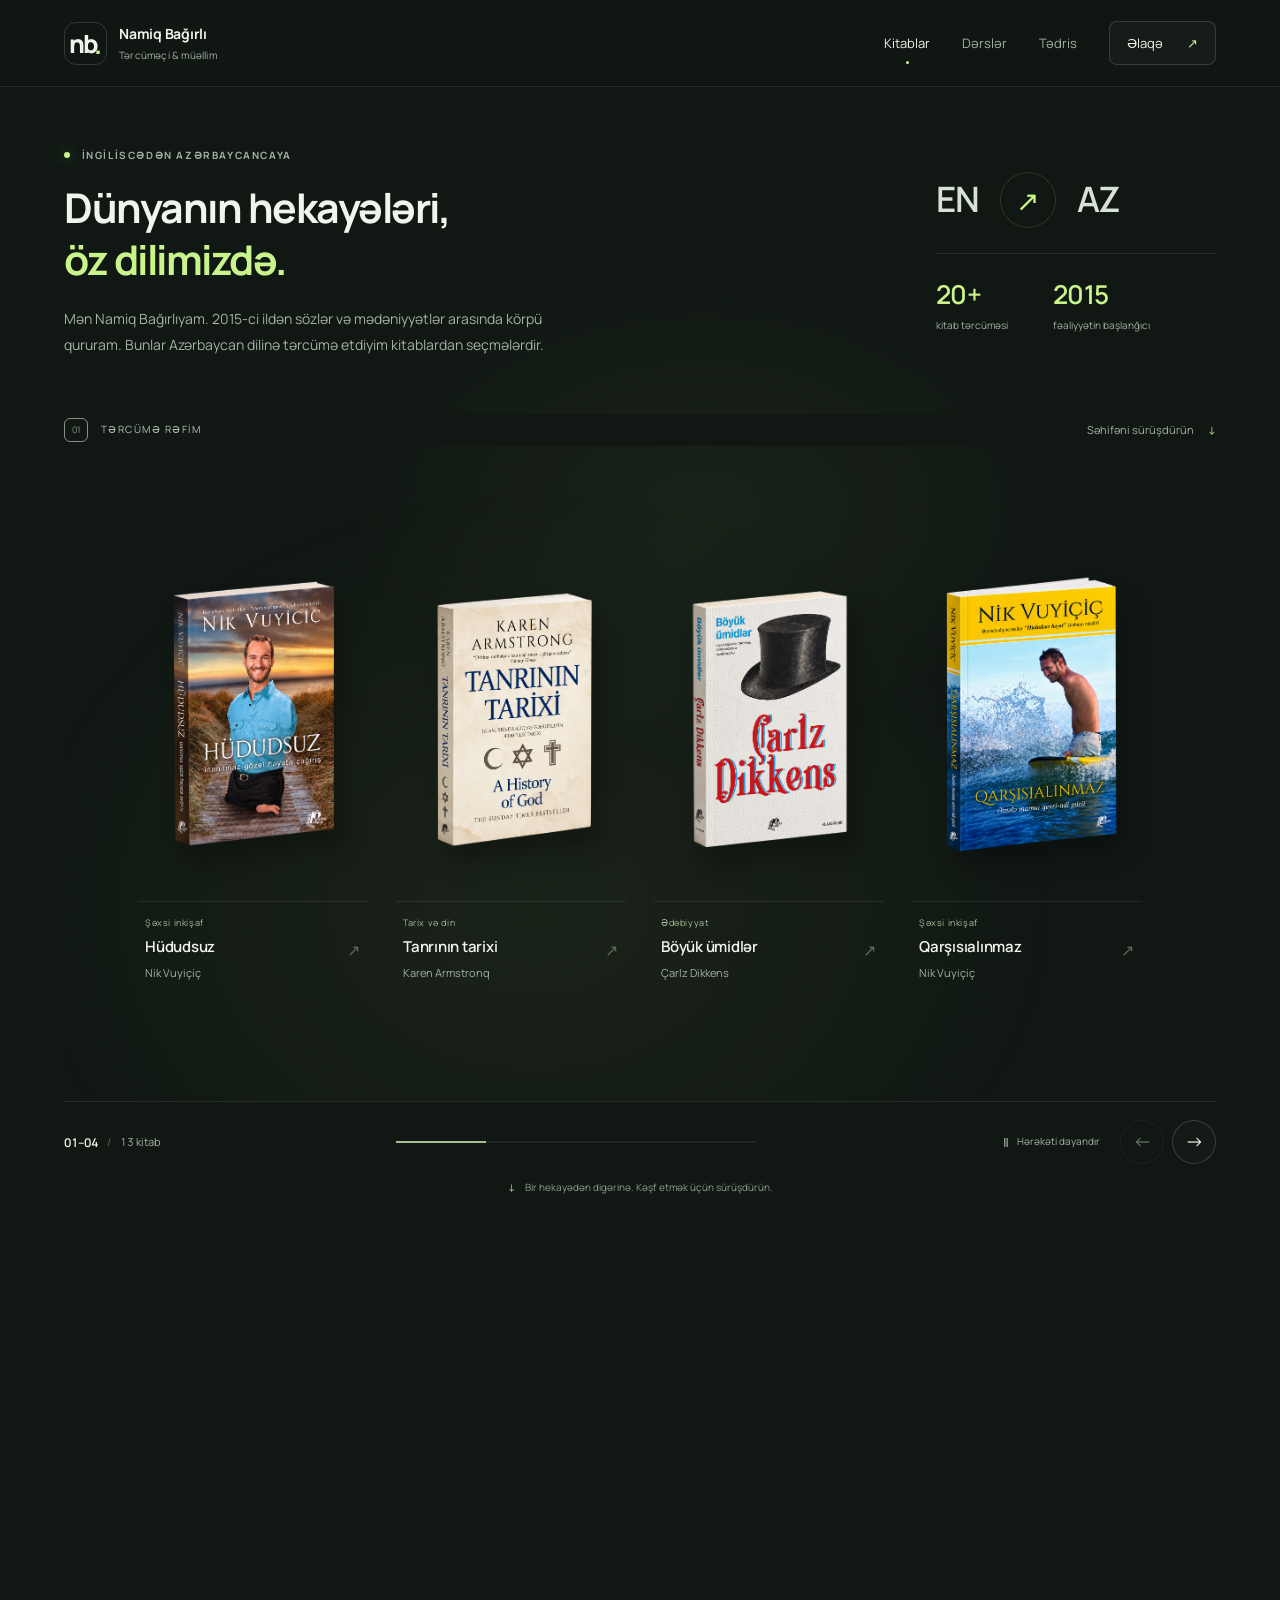
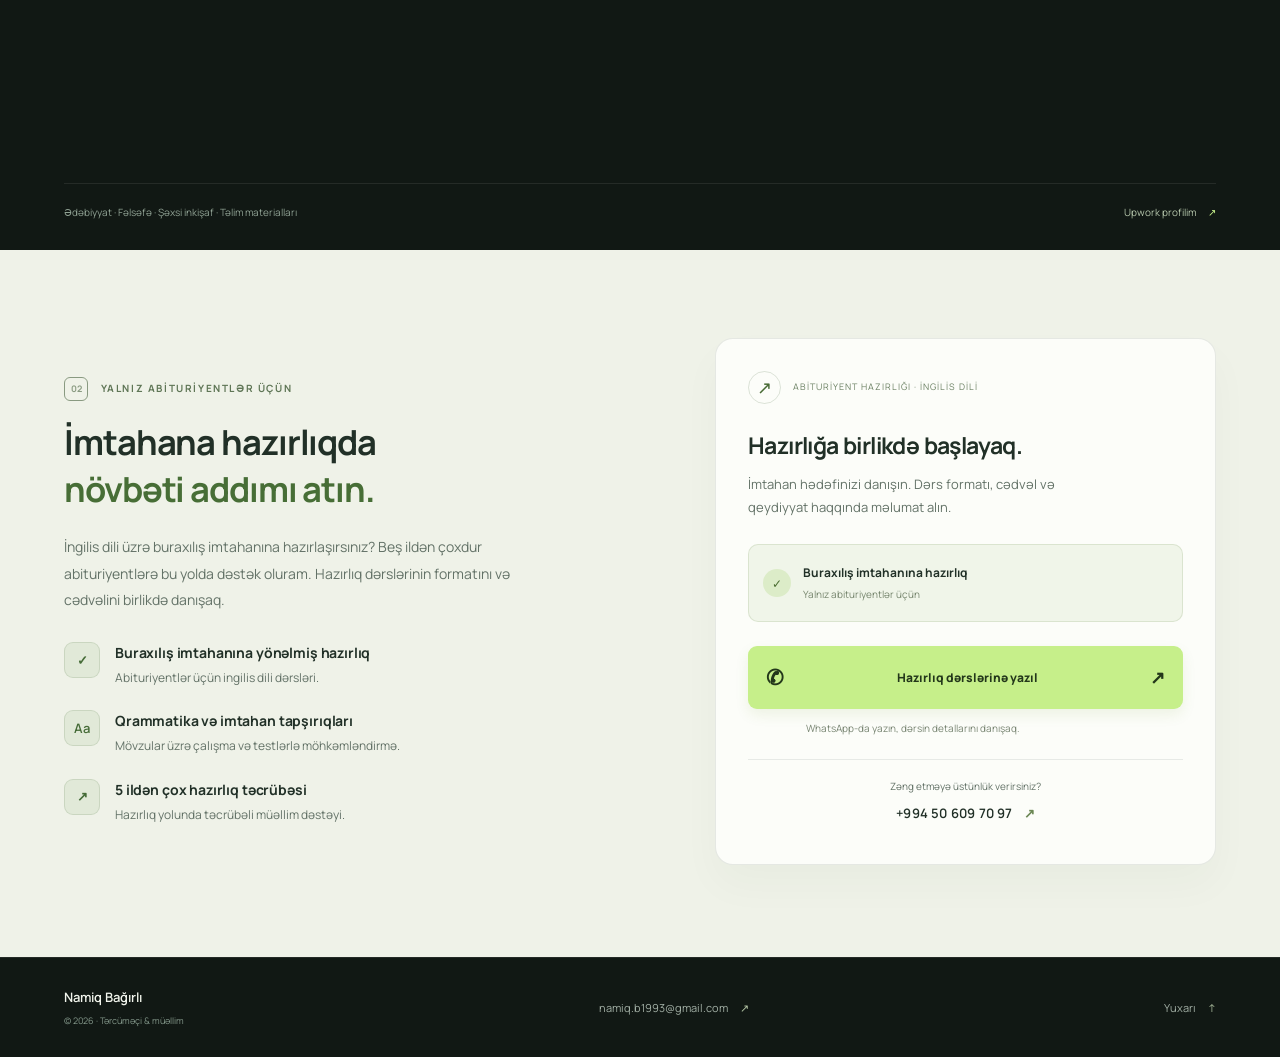
<file: index.html>
<!doctype html>
<html lang="az"><head><meta charset="UTF-8"><meta name="viewport" content="width=device-width,initial-scale=1"><meta name="description" content="Namiq Bağırlı — 2015-ci ildən ingilis–Azərbaycan dilləri üzrə tərcüməçi. 20-dən çox kitab tərcüməsi və ingilis dili üzrə buraxılış imtahanına hazırlıq."><meta name="theme-color" content="#111814"><link rel="canonical" href="https://namigbagirli.info/"><meta property="og:title" content="Namiq Bağırlı — Tərcüməçi və ingilis dili müəllimi"><meta property="og:description" content="Tərcümə etdiyim kitablarla tanış olun. Abituriyentlər üçün ingilis dili üzrə buraxılış imtahanına hazırlıq."><meta property="og:type" content="website"><meta property="og:url" content="https://namigbagirli.info/"><link rel="icon" href="favicon.svg" type="image/svg+xml"><title>Namiq Bağırlı — Tərcüməçi və ingilis dili müəllimi</title><link rel="stylesheet" href="style.css"><script src="app.js" defer></script></head>
<body><a class="skip-link" href="#kitablar">Əsas məzmuna keç</a><div class="page-progress" aria-hidden="true"></div><header class="site-header"><div class="header-inner"><a class="brand" href="#kitablar" aria-label="Namiq Bağırlı, ana səhifə"><span class="brand-mark" aria-hidden="true">nb<span>.</span></span><span class="brand-name">Namiq Bağırlı<small>Tərcüməçi & müəllim</small></span></a><button id="menu-toggle" class="menu-toggle" aria-label="Menyunu aç" aria-controls="main-nav" aria-expanded="false"><span></span><span></span></button><nav id="main-nav" aria-label="Əsas menyu"><a class="nav-link active" href="#kitablar">Kitablar</a><a class="nav-link" href="#dersler">Dərslər</a><a class="nav-link" href="testler.html">Tədris</a><a class="header-contact" href="https://wa.me/994506097097" target="_blank" rel="noopener noreferrer">Əlaqə <span aria-hidden="true">↗</span></a></nav></div></header>
<main><section class="hero" id="kitablar" aria-labelledby="hero-title"><div class="hero-light" aria-hidden="true"></div><div class="container"><div class="hero-heading"><div class="hero-intro"><p class="eyebrow"><span class="status-dot"></span> İNGİLİSCƏDƏN AZƏRBAYCANCAYA</p><h1 id="hero-title">Dünyanın hekayələri,<br><span>öz dilimizdə.</span></h1><p class="hero-description">Mən Namiq Bağırlıyam. 2015-ci ildən sözlər və mədəniyyətlər arasında körpü qururam. Bunlar Azərbaycan dilinə tərcümə etdiyim kitablardan seçmələrdir.</p></div><div class="hero-signature"><span class="signature-symbol" aria-hidden="true">EN<span>↗</span>AZ</span><div class="signature-stats"><div><strong>20+</strong><span>kitab tərcüməsi</span></div><div><strong>2015</strong><span>fəaliyyətin başlanğıcı</span></div></div></div></div></div><div class="story-scroll" id="book-story"><div class="story-pin"><div class="container story-inner"><div class="shelf-top"><p><span class="section-marker" aria-hidden="true">01</span> TƏRCÜMƏ RƏFİM</p><span class="shelf-hint">Səhifəni sürüşdürün <span aria-hidden="true">↓</span></span></div><div class="story-stage" id="book-gallery" role="region" aria-label="Səhifəni sürüşdürdükcə açılan kitab təqdimatı"><div class="story-glow" aria-hidden="true"></div><div class="story-chapters"><ul class="story-chapter" data-chapter="0"><li class="book-card"><button class="book-button" data-book="0" aria-label="Hüdudsuz — Nik Vuyiçiç, ətraflı məlumat"><span class="book-visual"><span class="book-float"><img src="assets/hududsuz.png" width="1122" height="1402" fetchpriority="high" decoding="async" alt="Nik Vuyiçiç — Hüdudsuz, Azərbaycan dilində üz qabığı"></span></span><span class="book-meta"><span class="book-category">Şəxsi inkişaf</span><span class="book-title">Hüdudsuz</span><span class="book-author">Nik Vuyiçiç</span><span class="book-open" aria-hidden="true">↗</span></span></button></li><li class="book-card"><button class="book-button" data-book="1" aria-label="Tanrının tarixi — Karen Armstronq, ətraflı məlumat"><span class="book-visual"><span class="book-float"><img src="assets/tanrinin-tarixi.png" width="1122" height="1402" fetchpriority="high" decoding="async" alt="Karen Armstronq — Tanrının tarixi, Azərbaycan dilində üz qabığı"></span></span><span class="book-meta"><span class="book-category">Tarix və din</span><span class="book-title">Tanrının tarixi</span><span class="book-author">Karen Armstronq</span><span class="book-open" aria-hidden="true">↗</span></span></button></li><li class="book-card"><button class="book-button" data-book="2" aria-label="Böyük ümidlər — Çarlz Dikkens, ətraflı məlumat"><span class="book-visual"><span class="book-float"><img src="assets/boyuk-umidler.png" width="1122" height="1402" fetchpriority="high" decoding="async" alt="Çarlz Dikkens — Böyük ümidlər, Azərbaycan dilində üz qabığı"></span></span><span class="book-meta"><span class="book-category">Ədəbiyyat</span><span class="book-title">Böyük ümidlər</span><span class="book-author">Çarlz Dikkens</span><span class="book-open" aria-hidden="true">↗</span></span></button></li><li class="book-card"><button class="book-button" data-book="3" aria-label="Qarşısıalınmaz — Nik Vuyiçiç, ətraflı məlumat"><span class="book-visual"><span class="book-float"><img src="assets/qarsisialinmaz.png" width="1122" height="1402" fetchpriority="high" decoding="async" alt="Nik Vuyiçiç — Qarşısıalınmaz, Azərbaycan dilində üz qabığı"></span></span><span class="book-meta"><span class="book-category">Şəxsi inkişaf</span><span class="book-title">Qarşısıalınmaz</span><span class="book-author">Nik Vuyiçiç</span><span class="book-open" aria-hidden="true">↗</span></span></button></li></ul><ul class="story-chapter" data-chapter="1"><li class="book-card"><button class="book-button" data-book="4" aria-label="Mənəvi inqilab — Jiddu Krişnamurti, ətraflı məlumat"><span class="book-visual"><span class="book-float"><img src="assets/menevi-inqilab.png" width="1122" height="1402" fetchpriority="high" decoding="async" alt="Jiddu Krişnamurti — Mənəvi inqilab, Azərbaycan dilində üz qabığı"></span></span><span class="book-meta"><span class="book-category">Fəlsəfə</span><span class="book-title">Mənəvi inqilab</span><span class="book-author">Jiddu Krişnamurti</span><span class="book-open" aria-hidden="true">↗</span></span></button></li><li class="book-card"><button class="book-button" data-book="5" aria-label="Həyatım və işim — Henri Ford, ətraflı məlumat"><span class="book-visual"><span class="book-float"><img src="assets/heyatim-ve-isim.png" width="1122" height="1402" loading="lazy" decoding="async" alt="Henri Ford — Həyatım və işim, Azərbaycan dilində üz qabığı"></span></span><span class="book-meta"><span class="book-category">Bioqrafiya</span><span class="book-title">Həyatım və işim</span><span class="book-author">Henri Ford</span><span class="book-open" aria-hidden="true">↗</span></span></button></li><li class="book-card"><button class="book-button" data-book="6" aria-label="Hüdudsuz sevgi — Nik Vuyiçiç, ətraflı məlumat"><span class="book-visual"><span class="book-float"><img src="assets/hududsuz-sevgi.png" width="1122" height="1402" loading="lazy" decoding="async" alt="Nik Vuyiçiç — Hüdudsuz sevgi, Azərbaycan dilində üz qabığı"></span></span><span class="book-meta"><span class="book-category">Şəxsi inkişaf</span><span class="book-title">Hüdudsuz sevgi</span><span class="book-author">Nik Vuyiçiç</span><span class="book-open" aria-hidden="true">↗</span></span></button></li></ul><ul class="story-chapter" data-chapter="2"><li class="book-card"><button class="book-button" data-book="7" aria-label="Zirvəyə aparan addımlar — Ziq Ziqlar, ətraflı məlumat"><span class="book-visual"><span class="book-float"><img src="assets/zirveye-aparan-addimlar.png" width="1122" height="1402" loading="lazy" decoding="async" alt="Ziq Ziqlar — Zirvəyə aparan addımlar, Azərbaycan dilində üz qabığı"></span></span><span class="book-meta"><span class="book-category">Şəxsi inkişaf</span><span class="book-title">Zirvəyə aparan addımlar</span><span class="book-author">Ziq Ziqlar</span><span class="book-open" aria-hidden="true">↗</span></span></button></li><li class="book-card"><button class="book-button" data-book="8" aria-label="İlk və son azadlıq — Jiddu Krişnamurti, ətraflı məlumat"><span class="book-visual"><span class="book-float"><img src="assets/ilk-ve-son-azadliq.png" width="1122" height="1402" loading="lazy" decoding="async" alt="Jiddu Krişnamurti — İlk və son azadlıq, Azərbaycan dilində üz qabığı"></span></span><span class="book-meta"><span class="book-category">Fəlsəfə</span><span class="book-title">İlk və son azadlıq</span><span class="book-author">Jiddu Krişnamurti</span><span class="book-open" aria-hidden="true">↗</span></span></button></li><li class="book-card"><button class="book-button" data-book="9" aria-label="Quldur nənə — Deyvid Uilyams, ətraflı məlumat"><span class="book-visual"><span class="book-float"><img src="assets/quldur-nene.png" width="1122" height="1402" loading="lazy" decoding="async" alt="Deyvid Uilyams — Quldur nənə, Azərbaycan dilində üz qabığı"></span></span><span class="book-meta"><span class="book-category">Uşaq ədəbiyyatı</span><span class="book-title">Quldur nənə</span><span class="book-author">Deyvid Uilyams</span><span class="book-open" aria-hidden="true">↗</span></span></button></li></ul><ul class="story-chapter" data-chapter="3"><li class="book-card"><button class="book-button" data-book="10" aria-label="Səmimi bir not — Gurudev Şri Şri Ravi Şankar, ətraflı məlumat"><span class="book-visual"><span class="book-float"><img src="assets/semimi-bir-not.png" width="1122" height="1402" loading="lazy" decoding="async" alt="Gurudev Şri Şri Ravi Şankar — Səmimi bir not, Azərbaycan dilində üz qabığı"></span></span><span class="book-meta"><span class="book-category">Şəxsi inkişaf</span><span class="book-title">Səmimi bir not</span><span class="book-author">Gurudev Şri Şri Ravi Şankar</span><span class="book-open" aria-hidden="true">↗</span></span></button></li><li class="book-card"><button class="book-button" data-book="11" aria-label="Dərin qazma — ThetaHealing®, ətraflı məlumat"><span class="book-visual"><span class="book-float"><img src="assets/derin-qazma.png" width="1122" height="1402" loading="lazy" decoding="async" alt="ThetaHealing® — Dərin qazma, Azərbaycan dilində üz qabığı"></span></span><span class="book-meta"><span class="book-category">Təlim materialı</span><span class="book-title">Dərin qazma</span><span class="book-author">ThetaHealing®</span><span class="book-open" aria-hidden="true">↗</span></span></button></li><li class="book-card"><button class="book-button" data-book="12" aria-label="Sən və Yaradan — ThetaHealing®, ətraflı məlumat"><span class="book-visual"><span class="book-float"><img src="assets/sen-ve-yaradan.png" width="1122" height="1402" loading="lazy" decoding="async" alt="ThetaHealing® — Sən və Yaradan, Azərbaycan dilində üz qabığı"></span></span><span class="book-meta"><span class="book-category">Təlim materialı</span><span class="book-title">Sən və Yaradan</span><span class="book-author">ThetaHealing®</span><span class="book-open" aria-hidden="true">↗</span></span></button></li></ul></div></div><div class="shelf-controls"><div class="gallery-position"><span id="gallery-range" aria-live="polite">01–04</span><span class="position-separator">/</span><span>13 kitab</span></div><div class="gallery-progress" aria-hidden="true"><span id="gallery-progress-thumb"></span></div><div class="gallery-actions"><button id="motion-toggle" class="motion-toggle" aria-pressed="false" aria-label="Animasiyaları dayandır"><span aria-hidden="true">Ⅱ</span><span id="motion-label">Hərəkəti dayandır</span></button><button id="gallery-prev" class="arrow-button" aria-label="Əvvəlki kitablar" disabled>←</button><button id="gallery-next" class="arrow-button" aria-label="Növbəti kitablar">→</button></div></div><p class="story-footnote"><span class="scroll-indicator" aria-hidden="true">↓</span> Bir hekayədən digərinə. Kəşf etmək üçün sürüşdürün.</p></div></div></div><div class="container"><div class="hero-bottom"><span>Ədəbiyyat · Fəlsəfə · Şəxsi inkişaf · Təlim materialları</span><a href="https://www.upwork.com/freelancers/~0182085a7165b3e55d" target="_blank" rel="noopener noreferrer">Upwork profilim <span aria-hidden="true">↗</span></a></div></div></section>
<section class="lessons" id="dersler" aria-labelledby="lessons-title"><div class="container"><div class="lesson-layout"><div class="lesson-copy"><p class="eyebrow"><span class="section-marker" aria-hidden="true">02</span> YALNIZ ABİTURİYENTLƏR ÜÇÜN</p><h2 id="lessons-title">İmtahana hazırlıqda<br><span>növbəti addımı atın.</span></h2><p class="lesson-description">İngilis dili üzrə buraxılış imtahanına hazırlaşırsınız? Beş ildən çoxdur abituriyentlərə bu yolda dəstək oluram. Hazırlıq dərslərinin formatını və cədvəlini birlikdə danışaq.</p><ul class="lesson-benefits"><li><span class="benefit-icon" aria-hidden="true">✓</span><div><h3>Buraxılış imtahanına yönəlmiş hazırlıq</h3><p>Abituriyentlər üçün ingilis dili dərsləri.</p></div></li><li><span class="benefit-icon" aria-hidden="true">Aa</span><div><h3>Qrammatika və imtahan tapşırıqları</h3><p>Mövzular üzrə çalışma və testlərlə möhkəmləndirmə.</p></div></li><li><span class="benefit-icon" aria-hidden="true">↗</span><div><h3>5 ildən çox hazırlıq təcrübəsi</h3><p>Hazırlıq yolunda təcrübəli müəllim dəstəyi.</p></div></li></ul></div><div class="enquiry-card"><div class="enquiry-top"><span class="enquiry-icon" aria-hidden="true">↗</span><span>ABİTURİYENT HAZIRLIĞI · İNGİLİS DİLİ</span></div><h3>Hazırlığa birlikdə başlayaq.</h3><p>İmtahan hədəfinizi danışın. Dərs formatı, cədvəl və qeydiyyat haqqında məlumat alın.</p><div class="exam-focus"><span class="focus-check" aria-hidden="true">✓</span><div><strong>Buraxılış imtahanına hazırlıq</strong><span>Yalnız abituriyentlər üçün</span></div></div><a id="lesson-whatsapp" class="primary-cta" href="https://wa.me/994506097097?text=Salam%20Namiq%20m%C3%BC%C9%99llim.%20Abituriyentl%C9%99r%20%C3%BC%C3%A7%C3%BCn%20ingilis%20dili%20haz%C4%B1rl%C4%B1%C4%9F%C4%B1na%20yaz%C4%B1lmaq%20ist%C9%99yir%C9%99m.%20D%C9%99rs%20format%C4%B1%20v%C9%99%20c%C9%99dv%C9%99li%20haqq%C4%B1nda%20m%C9%99lumat%20ver%C9%99%20bil%C9%99rsiniz%3F" target="_blank" rel="noopener noreferrer"><span class="whatsapp-icon" aria-hidden="true">✆</span><span>Hazırlıq dərslərinə yazıl</span><span aria-hidden="true">↗</span></a><p class="enquiry-note">WhatsApp-da yazın, dərsin detallarını danışaq.</p><div class="enquiry-alternative"><span>Zəng etməyə üstünlük verirsiniz?</span><a href="tel:+994506097097">+994 50 609 70 97 <span aria-hidden="true">↗</span></a></div></div></div></div></section></main>
<footer><div class="container footer-inner"><div class="footer-brand"><strong>Namiq Bağırlı</strong><span>© <span id="year">2026</span> · Tərcüməçi & müəllim</span></div><a href="mailto:namiq.b1993@gmail.com">namiq.b1993@gmail.com <span aria-hidden="true">↗</span></a><a class="back-top" href="#kitablar">Yuxarı <span aria-hidden="true">↑</span></a></div></footer>
<dialog id="book-dialog" aria-labelledby="book-dialog-title" aria-describedby="dialog-description"><button id="close-book" class="dialog-close" aria-label="Kitab pəncərəsini bağla">✕</button><div class="dialog-layout"><img id="dialog-image" src="assets/hududsuz.png" alt="" width="1122" height="1402"><div class="dialog-copy"><p id="dialog-category" class="eyebrow"></p><h2 id="book-dialog-title"></h2><p id="dialog-author"></p><section class="book-about" aria-labelledby="book-about-title"><h3 id="book-about-title">Kitab haqqında</h3><div id="dialog-description"></div></section><div id="dialog-topics" class="dialog-topics" aria-label="Əsas mövzular"></div><a id="dialog-source" class="dialog-source" target="_blank" rel="noopener noreferrer" hidden>Orijinal nəşr haqqında ↗</a><p class="translation-credit">Azərbaycan dilinə tərcümə:<br><strong id="dialog-credit">Namiq Bağırlı</strong></p></div></div></dialog><script id="book-data" type="application/json">[{"title":"Hüdudsuz","author":"Nik Vuyiçiç","category":"Şəxsi inkişaf","image":"hududsuz","summary":["Nik Vuyiçiç şəxsi həyat təcrübəsindən çıxış edərək çətinliklərlə yaşamaq, özünü qəbul etmək və həyata məqsədlə yanaşmaq haqqında danışır. Kitab fiziki məhdudiyyətlərdən daha çox insanın öz imkanlarına münasibətini diqqət mərkəzinə gətirir.","Müəllifin hekayələri ümidsizlik qarşısında dayanmaq, dəstək axtarmaq və kiçik addımlarla irəliləmək mövzuları ətrafında qurulur."],"topics":["Özünü qəbul","Ümid","Həyat məqsədi"]},{"title":"Tanrının tarixi","author":"Karen Armstronq","category":"Tarix və din","image":"tanrinin-tarixi","summary":["Karen Armstronq yəhudilik, xristianlıq və islam ənənələrində Tanrı anlayışının tarixi boyunca necə şərh olunduğunu araşdırır. Müxtəlif dövrlərin dini düşüncəsini həmin dövrlərin mədəni və ictimai şəraiti ilə birlikdə təqdim edir.","Əsər dini ideyaların zamanla dəyişən ifadələrini, oxşar suallara verilən fərqli cavabları və üç ənənə arasındakı əlaqələri anlamağa yönəlir."],"topics":["Dinlər tarixi","Dini düşüncə","Mədəniyyət"]},{"title":"Böyük ümidlər","author":"Çarlz Dikkens","category":"Ədəbiyyat","image":"boyuk-umidler","summary":["Çarlz Dikkensin romanı Pip adlı gəncin böyüməsindən, daha yüksək sosial mövqe arzusundan və bu arzunun onun münasibətlərinə təsirindən bəhs edir. Gözlənilməz bir imkan Pipin həyatını dəyişdirir və onu keçmişinə başqa gözlə baxmağa məcbur edir.","Əsərdə var-dövlət və nüfuz arzusu ilə sədaqət, vicdan və insani dəyər arasındakı gərginlik önə çıxır."],"topics":["Böyümə hekayəsi","Sosial təbəqələr","Vicdan"],"credit":"Namiq Bağırlı və Rafiz Hacıoğlu"},{"title":"Qarşısıalınmaz","author":"Nik Vuyiçiç","category":"Şəxsi inkişaf","image":"qarsisialinmaz","summary":["Nik Vuyiçiç bu kitabda inamın yalnız düşüncə olaraq qalmasından deyil, əmələ çevrilməsindən danışır. Şəxsi təcrübələri və qarşılaşdığı insanların hekayələri vasitəsilə çətin dövrlərdə məqsədi qorumaq mövzusunu işləyir.","Kitab maneələr qarşısında məsuliyyət götürmək, münasibətlərdə dayaq tapmaq və hərəkətə keçmək haqqında motivasiya yönümlü düşüncələr təqdim edir."],"topics":["İnam və əməl","Qətiyyət","Çətinliklərin aşılması"],"source":"https://www.penguinrandomhouse.com/books/218361/unstoppable-by-nick-vujicic/"},{"title":"Mənəvi inqilab","author":"Jiddu Krişnamurti","category":"Fəlsəfə","image":"menevi-inqilab","summary":["Jiddu Krişnamurti dünyada dəyişiklik arzusunu insanın öz düşüncə və münasibətlərini anlaması ilə əlaqələndirir. Qorxu, bağlılıq, yaddaş və şərtlənmiş düşüncə kimi mövzular üzərində dayanır.","Müəllif oxucunu hazır cavabları təkrarlamaqdan çox, öz gündəlik təcrübəsini müşahidə etməyə və daxili dəyişiklik anlayışını sorğulamağa dəvət edir."],"topics":["Özünü müşahidə","Daxili dəyişiklik","Düşüncə"],"source":"https://store.kfa.org/products/inward-revolution"},{"title":"Həyatım və işim","author":"Henri Ford","category":"Bioqrafiya","image":"heyatim-ve-isim","summary":["Henri Ford həyat və iş təcrübəsini avtomobil sənayesinin inkişafı ilə birlikdə nəql edir. İstehsalın təşkili, işi sadələşdirmək və məhsulu daha geniş auditoriyaya əlçatan etmək barədə fikirlərini bölüşür.","Kitab sahibkarlıq və sənaye tarixinə Fordun öz baxışını təqdim edir; oxucu həm onun qərarları, həm də iş prinsipləri ilə tanış olur."],"topics":["Avtobioqrafiya","Sahibkarlıq","İstehsal"],"credit":"Namiq Bağırlı və Rafiz Hacıoğlu"},{"title":"Hüdudsuz sevgi","author":"Nik Vuyiçiç","category":"Şəxsi inkişaf","image":"hududsuz-sevgi","summary":["Nik Vuyiçiç və Kanae ilə ortaq həyat hekayəsi üzərində qurulan bu əsər tanışlıq, sevgi, evlilik və ailə münasibətlərindən bəhs edir. Münasibət qurarkən qorxu və tərəddüdlərlə üzləşmək əsas mövzulardandır.","Kitab qarşılıqlı qəbul, ünsiyyət və ortaq məsuliyyətin münasibətlərdəki yerini şəxsi hekayələr vasitəsilə göstərir."],"topics":["Sevgi","Ailə","Qarşılıqlı dəstək"]},{"title":"Zirvəyə aparan addımlar","author":"Ziq Ziqlar","category":"Şəxsi inkişaf","image":"zirveye-aparan-addimlar","summary":["Ziq Ziqlar məqsəd müəyyənləşdirmək, özünə münasibət və ardıcıl çalışma haqqında düşüncələrini bölüşür. Şəxsi inkişafı bir anda əldə edilən nəticədən çox, gündəlik seçimlər və vərdişlərlə əlaqələndirir.","Kitab motivasiya, insanlarla münasibət və məqsədə doğru addım-addım irəliləmək mövzularını önə çəkir."],"topics":["Məqsəd","Motivasiya","Vərdişlər"]},{"title":"İlk və son azadlıq","author":"Jiddu Krişnamurti","category":"Fəlsəfə","image":"ilk-ve-son-azadliq","summary":["Krişnamurti azadlıq anlayışını qorxu, inanc, nüfuz və insan münasibətləri ilə birlikdə araşdırır. Oxucunu düşüncələrinin haradan gəldiyinə və davranışını hansı vərdişlərin istiqamətləndirdiyinə diqqət yetirməyə çağırır.","Əsərin mərkəzində özünü anlama və həyatı əvvəlcədən qəbul edilmiş qəliblərdən kənarda müşahidə etmək sualları dayanır."],"topics":["Azadlıq","Özünü anlama","İnsan münasibətləri"]},{"title":"Quldur nənə","author":"Deyvid Uilyams","category":"Uşaq ədəbiyyatı","image":"quldur-nene","summary":["Ben nənəsi ilə keçirdiyi vaxtı əvvəlcə darıxdırıcı hesab edir. Lakin onun haqqında öyrəndiyi gözlənilməz bir sirr adi ailə görüşlərini macəra və yumorla dolu hadisələrə çevirir.","Deyvid Uilyamsın hekayəsi insanları ilk təəssürata görə qiymətləndirməmək, yaşlıları dinləmək və nəsillər arasındakı yaxınlığı kəşf etmək mövzularını birləşdirir."],"topics":["Macəra və yumor","Nənə və nəvə","Ailə"]},{"title":"Səmimi bir not","author":"Gurudev Şri Şri Ravi Şankar","category":"Şəxsi inkişaf","image":"semimi-bir-not","summary":["Gurudev Şri Şri Ravi Şankarın qısa düşüncə və söhbətlərindən ibarət bu toplu gündəlik həyatın mənəvi tərəflərinə toxunur. Münasibətlər, sevgi, eqo, həqiqət və daxili müşahidə kimi mövzular işlənir.","Qısa mətnlər oxucuya bir mövzu üzərində dayanmaq, düşünmək və onu öz təcrübəsi ilə müqayisə etmək imkanı verir."],"topics":["Mənəvi düşüncələr","Münasibətlər","Özünü müşahidə"],"source":"https://artofliving.store/products/an-intimate-note-to-the-sincere-seeker"},{"title":"Dərin qazma","author":"ThetaHealing®","category":"Təlim materialı","image":"derin-qazma","summary":["ThetaHealing® proqramının bu təlim materialı həmin yanaşmada inancların araşdırılmasına həsr olunur. İştirakçının səthi cavablardan daha dərindəki fərziyyə və inanclara keçməsi üçün sualvermə üsulları üzərində dayanır.","Material ThetaHealing® yanaşmasının anlayış və məşqlərini təqdim edən təlim vəsaitidir."],"topics":["Təlim vəsaiti","İnancların araşdırılması","Sualvermə"]},{"title":"Sən və Yaradan","author":"ThetaHealing®","category":"Təlim materialı","image":"sen-ve-yaradan","summary":["ThetaHealing® proqramına aid bu vəsait insanın Yaradan anlayışı ilə münasibətini həmin yanaşmanın mənəvi çərçivəsində nəzərdən keçirir. Daxili təcrübəni və mənəvi əlaqəni şərh etmək mövzularına yer verir.","Material proqram daxilində istifadə olunan anlayış və çalışmalarla tanışlıq üçün hazırlanmış təlim vəsaitidir."],"topics":["Təlim vəsaiti","Mənəvi əlaqə","Daxili təcrübə"]}]</script></body></html>
</file>
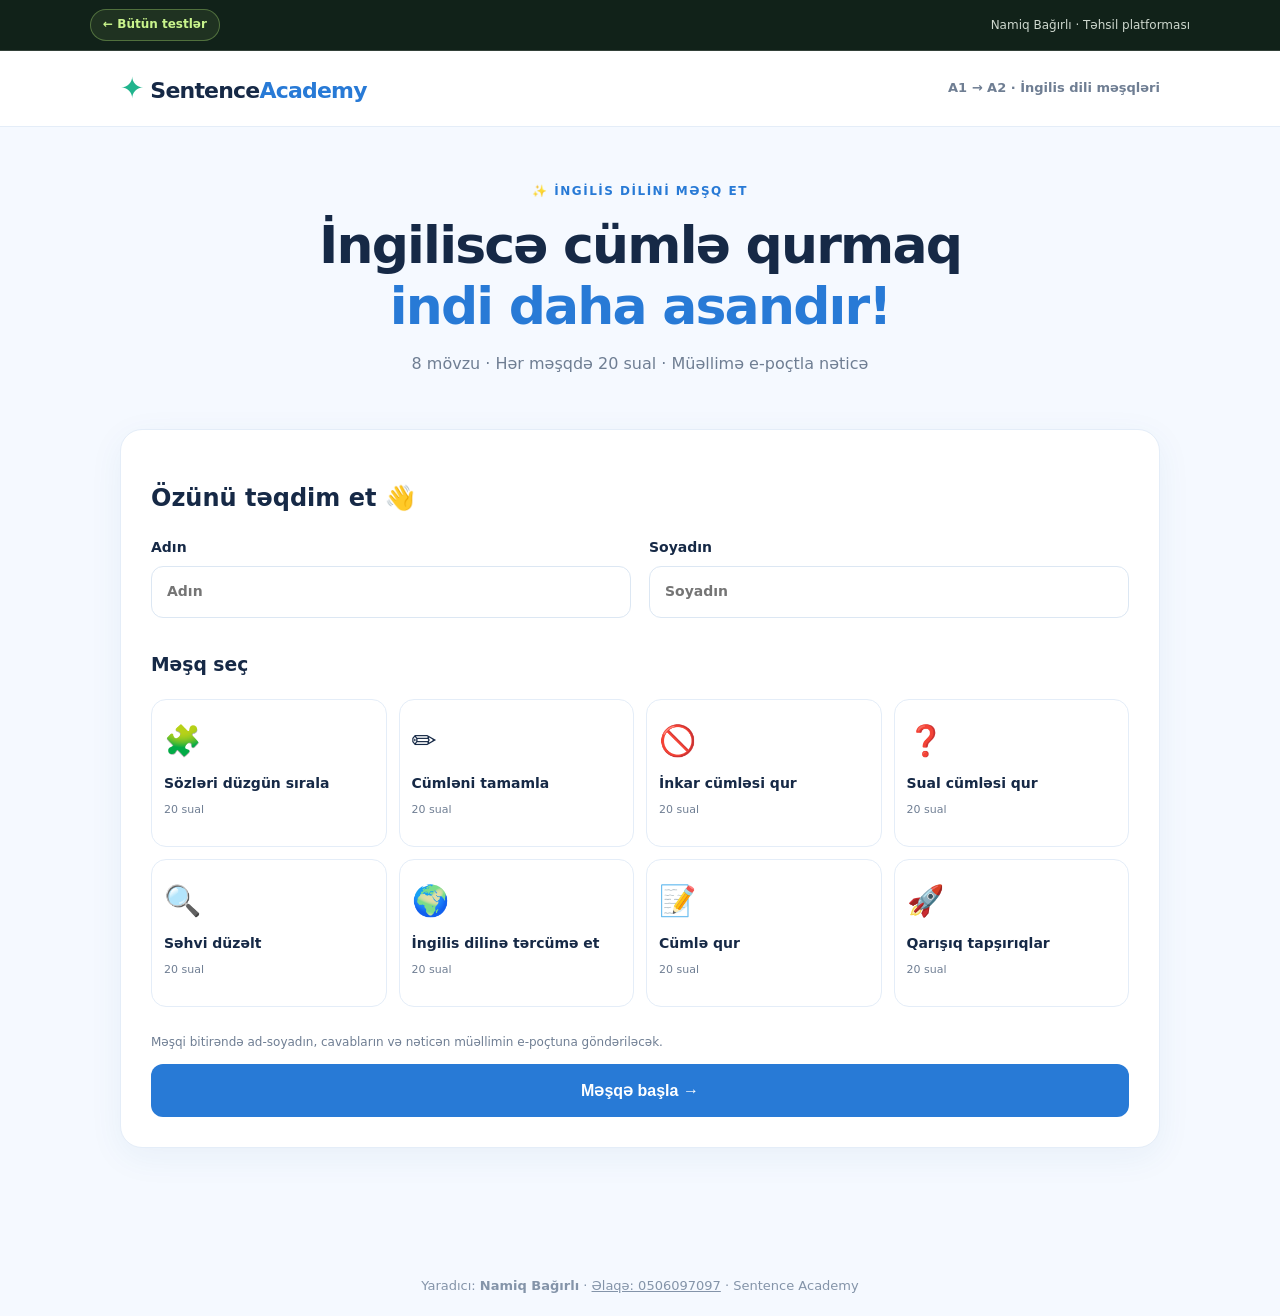
<file: testler-cumle.html>
<!doctype html><html lang="az"><head><meta charset="utf-8"><meta name="viewport" content="width=device-width,initial-scale=1"><title>Sentence Academy — İngilis dili məşqləri</title><style>:root{--blue:#287ad6;--dark:#162946;--muted:#6f7e93;--green:#20b48d;--bg:#f5f9ff;--border:#e4edf8}*{box-sizing:border-box}body{margin:0;font:16px/1.55 system-ui,-apple-system,'Segoe UI',sans-serif;background:var(--bg);color:var(--dark)}.nav{height:76px;background:#fff;border-bottom:1px solid var(--border);display:flex;justify-content:space-between;align-items:center;padding:0 max(20px,calc((100vw - 1040px)/2))}.brand{font-size:22px;font-weight:850;letter-spacing:-.8px;color:var(--dark);text-decoration:none}.brand span:not(.brandicon){color:var(--blue)}.brandicon{color:var(--green);font-size:29px}.navright{font-size:13px;color:var(--muted);font-weight:650}.dot{color:var(--green)}.container{width:min(100% - 36px,1040px);margin:0 auto;padding:35px 0 85px}footer{text-align:center;color:#8494a9;font-size:13px;padding:20px}footer a{color:inherit}.hero{text-align:center;padding:20px 8px 36px}.eyebrow{font-weight:800;color:var(--blue);font-size:12px;letter-spacing:1.5px}.hero h1{font-size:clamp(31px,5vw,52px);line-height:1.16;letter-spacing:-1.8px;margin:15px 0}.hero h1 span{color:var(--blue)}.hero p,.section-heading p,.quiz-header p,.dash-header p,.narrow p{color:var(--muted)}.hero-bubbles{display:flex;justify-content:center;gap:10px;flex-wrap:wrap;margin-top:24px}.hero-bubbles span{background:#fff;border:1px solid var(--border);border-radius:40px;padding:9px 16px;font-size:13px;font-weight:700}.panel{background:#fff;border:1px solid var(--border);padding:30px;border-radius:22px;box-shadow:0 9px 34px #245d9610;margin-bottom:23px}.section-heading,.quiz-header,.dash-header{display:flex;justify-content:space-between;align-items:center;gap:20px}.section-heading h2,.quiz-header h2{margin:7px 0;font-size:25px}.mini-icon,.trophy{background:#e6f4ff;display:grid;place-items:center;border-radius:18px;width:70px;height:70px;font-size:35px}.two{display:grid;grid-template-columns:1fr 1fr;gap:18px}label{display:block;font-size:14px;font-weight:700}input:not([type=radio]):not([type=hidden]),textarea,select{width:100%;border:1.5px solid #dce7f3;border-radius:12px;padding:14px 15px;background:#fff;color:var(--dark);font:inherit;outline:none;margin-top:8px}input:focus,textarea:focus,select:focus{border-color:var(--blue);box-shadow:0 0 0 3px #2780da17}.register h3{margin-top:32px}.categories{display:grid;grid-template-columns:repeat(4,minmax(0,1fr));gap:12px;margin:20px 0 26px}.category{cursor:pointer}.category input{position:absolute;opacity:0}.category-body{border:1.5px solid var(--border);border-radius:15px;min-height:148px;padding:18px 12px;display:flex;align-items:flex-start;flex-direction:column;position:relative;transition:.15s}.category:hover .category-body,.category input:checked+.category-body{border-color:var(--blue);background:#f1f8ff;transform:translateY(-2px)}.category-icon{font-size:30px;margin-bottom:10px}.category strong{font-size:14px;line-height:1.35}.category small{font-size:11px;font-weight:500;color:var(--muted);margin-top:8px}.tick{position:absolute;top:13px;right:14px;color:var(--blue);opacity:0}.category input:checked+.category-body .tick{opacity:1}.btn{border:0;cursor:pointer;display:inline-flex;align-items:center;justify-content:center;gap:12px;border-radius:12px;padding:12px 19px;font-weight:800;font-size:14px;text-decoration:none;transition:.15s}.btn:hover{filter:brightness(.97);transform:translateY(-1px)}.primary{background:var(--blue);color:white}.secondary{background:#eff5fb;color:#255c90}.big{width:100%;padding:17px;font-size:16px}.quiz-header{margin:15px 0 20px}.counter{color:var(--blue);font-weight:800;background:#eaf3ff;padding:11px 20px;border-radius:18px;white-space:nowrap}.progress{background:#dfebf9;height:11px;border-radius:20px;overflow:hidden;margin-bottom:21px}.progress>div{height:100%;background:linear-gradient(90deg,var(--blue),#25c3a2);transition:width .2s}.question-top,.answer-top{display:flex;justify-content:space-between;gap:12px;align-items:center}.tag{background:#e5f4ff;color:#287ad6;font-size:12px;padding:7px 13px;border-radius:20px;font-weight:800}#answered,.save{font-size:13px;color:var(--muted)}.quiz-panel h2{font-size:22px;margin-top:27px}.prompt{background:#f5f9ff;border:1px solid var(--border);border-radius:14px;font-size:clamp(19px,3vw,25px);font-weight:750;padding:27px;margin:19px 0 28px;white-space:pre-wrap}.input-label{font-size:14px}.quiz-panel textarea{resize:vertical;min-height:110px}.actions{display:flex;justify-content:space-between;margin-top:25px}.btn:disabled{opacity:.4;cursor:not-allowed}.dots{display:flex;flex-wrap:wrap;justify-content:center;gap:8px;margin:18px 0}.qdot{border:1px solid #dce6ef;border-radius:9px;width:38px;height:38px;background:white;color:#657b90;cursor:pointer;font-weight:700}.qdot.done{background:#e0f8ef;border-color:#a3e5cd;color:#17886c}.qdot.current{background:var(--blue);border-color:var(--blue);color:white}.finish{width:100%;padding:18px;background:#19aa84;color:white;font-size:16px}.result-head{text-align:center;padding:20px 0 35px}.trophy{margin:0 auto 14px}.result-head h1{margin:12px 0 0}.result-head>p{color:var(--muted)}.score{font-weight:850;font-size:72px;color:var(--blue);line-height:1.1;margin:23px 0}.score span{font-size:28px;color:#91abc5}.stats{display:flex;justify-content:center;gap:15px;flex-wrap:wrap}.stats>div{background:#fff;border:1px solid var(--border);border-radius:15px;padding:13px 25px;min-width:130px;display:flex;flex-direction:column}.stats b{font-size:26px}.stats small{color:var(--muted)}.reviews-head{margin:16px 0}.answer-card{background:white;border:1px solid var(--border);border-radius:16px;padding:22px;margin-bottom:12px}.pill{border-radius:20px;padding:6px 11px;font-size:12px;font-weight:800;white-space:nowrap}.correct{background:#e2f7ee;color:#148667}.incorrect{background:#ffebed;color:#c73a4c}.review{background:#fff3d8;color:#a77612}.answer-details{display:grid;grid-template-columns:1fr 1fr;gap:16px}.answer-details small{color:var(--muted)}.answer-details strong{font-size:15px}.explain{background:#f4f8fd;border-radius:10px;padding:12px;font-size:13px;color:#536b86}.center{text-align:center;margin:30px}.narrow{max-width:460px;margin:55px auto;padding:40px}.narrow h1{margin-bottom:4px}.narrow button{margin-top:20px}.dash-header{margin:7px 0 26px}.dashboard-stats{justify-content:flex-start;margin:10px 0 22px}.toolbar{display:flex;gap:12px;flex-wrap:wrap}.filters{display:flex;gap:10px;align-items:center;margin:20px 0}.filters input,.filters select{margin:0!important}.filters input{flex:1}.table-wrap{overflow:auto;background:white;border:1px solid var(--border);border-radius:14px}table{border-collapse:collapse;width:100%;min-width:740px}td,th{padding:15px;border-bottom:1px solid var(--border);text-align:left;font-size:13px}th{background:#f1f7fe;color:#6483a3}td a{color:var(--blue);font-weight:800}.review-form{display:flex;gap:10px;flex-wrap:wrap}.review-form>*{flex:1}.manage-q{display:flex;justify-content:space-between;gap:12px;border-top:1px solid var(--border);padding:15px 0}.manage-q p{color:var(--muted);font-size:13px;margin:2px}.question-form>label{margin-bottom:14px}.message{background:#fff1d8;color:#7f5b16;padding:12px 16px;margin-bottom:15px;border-radius:10px}@media(max-width:700px){.nav{padding:0 18px}.navright{display:none}.container{width:min(100% - 24px,1040px);padding-top:18px}.panel{padding:18px;border-radius:16px}.categories{grid-template-columns:repeat(2,minmax(0,1fr))}.two,.answer-details{grid-template-columns:1fr}.section-heading{align-items:flex-start}.mini-icon{width:52px;height:52px;font-size:25px}.hero{padding:20px 0}.hero h1{letter-spacing:-1px}.filters{flex-direction:column;align-items:stretch}.quiz-header h2{font-size:20px}.answer-top{align-items:flex-start}.score{font-size:62px}.stats>div{min-width:90px;padding:10px}.actions .btn{padding:11px}.dash-header{align-items:flex-start}.brand{font-size:21px}}
</style>
<style id="nb-portfolio-return-style">
.nb-portfolio-return{display:flex;align-items:center;justify-content:space-between;gap:12px;padding:9px max(18px,calc((100% - 1100px)/2));background:#112219;color:#eff8e4;border-bottom:1px solid #ffffff24;font:600 12px/1.5 system-ui,-apple-system,Segoe UI,sans-serif;position:relative;z-index:10}
.nb-portfolio-return a{display:inline-flex;align-items:center;gap:7px;border:1px solid #b0e77259;background:#bfe78815;padding:7px 12px;border-radius:999px;text-decoration:none;color:#c9f48c;font:700 12px/1.3 system-ui,-apple-system,Segoe UI,sans-serif}
.nb-portfolio-return a:hover,.nb-portfolio-return a:focus-visible{background:#c9f48c;color:#112219}
.nb-portfolio-return span{color:#ced8ce;font-weight:500}
@media(max-width:480px){.nb-portfolio-return{padding:8px 12px}.nb-portfolio-return span{font-size:11px}}
</style>
</head><body>
<div class="nb-portfolio-return"><a href="/testler" aria-label="Bütün testlər səhifəsinə qayıt">← Bütün testlər</a><span>Namiq Bağırlı · Təhsil platforması</span></div>
<header class="nav"><span class="brand"><span class="brandicon">✦</span> Sentence<span>Academy</span></span><span class="navright">A1 → A2 · İngilis dili məşqləri</span></header><main class="container"><div id="app"></div></main><footer>Yaradıcı: <strong>Namiq Bağırlı</strong> · <a href="tel:+994506097097">Əlaqə: 0506097097</a> · Sentence Academy</footer><script>const bank=[{"id":"q001","category":"order","prompt":"every / day / I / books / read","answer":"I read books every day.","alternatives":[],"explanation":"İngilis cümləsində əsas söz sırası: mübtəda + fel + tamamlıq/zərflik.","level":1,"mode":"sentence"},{"id":"q002","category":"order","prompt":"Sundays / tennis / She / plays / on","answer":"She plays tennis on Sundays.","alternatives":[],"explanation":"İngilis cümləsində əsas söz sırası: mübtəda + fel + tamamlıq/zərflik.","level":1,"mode":"sentence"},{"id":"q003","category":"order","prompt":"drinks / the / morning / milk / in / He","answer":"He drinks milk in the morning.","alternatives":[],"explanation":"İngilis cümləsində əsas söz sırası: mübtəda + fel + tamamlıq/zərflik.","level":1,"mode":"sentence"},{"id":"q004","category":"order","prompt":"grandparents / We / visit / our / Saturdays / on","answer":"We visit our grandparents on Saturdays.","alternatives":[],"explanation":"İngilis cümləsində əsas söz sırası: mübtəda + fel + tamamlıq/zərflik.","level":1,"mode":"sentence"},{"id":"q005","category":"order","prompt":"watch / at / night / TV / They","answer":"They watch TV at night.","alternatives":[],"explanation":"İngilis cümləsində əsas söz sırası: mübtəda + fel + tamamlıq/zərflik.","level":1,"mode":"sentence"},{"id":"q006","category":"order","prompt":"brother / apples / My / very / likes / much","answer":"My brother likes apples very much.","alternatives":[],"explanation":"İngilis cümləsində əsas söz sırası: mübtəda + fel + tamamlıq/zərflik.","level":1,"mode":"sentence"},{"id":"q007","category":"order","prompt":"English / sister / My / after / school / studies","answer":"My sister studies English after school.","alternatives":[],"explanation":"İngilis cümləsində əsas söz sırası: mübtəda + fel + tamamlıq/zərflik.","level":1,"mode":"sentence"},{"id":"q008","category":"order","prompt":"park / play / The / children / in / football / the","answer":"The children play football in the park.","alternatives":[],"explanation":"İngilis cümləsində əsas söz sırası: mübtəda + fel + tamamlıq/zərflik.","level":2,"mode":"sentence"},{"id":"q009","category":"order","prompt":"class / teacher / in / Our / speaks / English","answer":"Our teacher speaks English in class.","alternatives":[],"explanation":"İngilis cümləsində əsas söz sırası: mübtəda + fel + tamamlıq/zərflik.","level":2,"mode":"sentence"},{"id":"q010","category":"order","prompt":"parents / evening / dinner / every / cook / My","answer":"My parents cook dinner every evening.","alternatives":[],"explanation":"İngilis cümləsində əsas söz sırası: mübtəda + fel + tamamlıq/zərflik.","level":2,"mode":"sentence"},{"id":"q011","category":"order","prompt":"Tom / after / rides / his / lunch / bike","answer":"Tom rides his bike after lunch.","alternatives":[],"explanation":"İngilis cümləsində əsas söz sırası: mübtəda + fel + tamamlıq/zərflik.","level":2,"mode":"sentence"},{"id":"q012","category":"order","prompt":"Anna / letters / on / Mondays / writes","answer":"Anna writes letters on Mondays.","alternatives":[],"explanation":"İngilis cümləsində əsas söz sırası: mübtəda + fel + tamamlıq/zərflik.","level":2,"mode":"sentence"},{"id":"q013","category":"order","prompt":"table / dog / the / sleeps / under / at / night / The","answer":"The dog sleeps under the table at night.","alternatives":[],"explanation":"İngilis cümləsində əsas söz sırası: mübtəda + fel + tamamlıq/zərflik.","level":2,"mode":"sentence"},{"id":"q014","category":"order","prompt":"bus / to / My / school / friends / go / by","answer":"My friends go to school by bus.","alternatives":[],"explanation":"İngilis cümləsində əsas söz sırası: mübtəda + fel + tamamlıq/zərflik.","level":2,"mode":"sentence"},{"id":"q015","category":"order","prompt":"a / father / My / works / day / every / hospital / in","answer":"My father works in a hospital every day.","alternatives":[],"explanation":"İngilis cümləsində əsas söz sırası: mübtəda + fel + tamamlıq/zərflik.","level":3,"mode":"sentence"},{"id":"q016","category":"order","prompt":"girl / The / home / draws / at / pictures","answer":"The girl draws pictures at home.","alternatives":[],"explanation":"İngilis cümləsində əsas söz sırası: mübtəda + fel + tamamlıq/zərflik.","level":3,"mode":"sentence"},{"id":"q017","category":"order","prompt":"eat / seven / at / I / breakfast","answer":"I eat breakfast at seven.","alternatives":[],"explanation":"İngilis cümləsində əsas söz sırası: mübtəda + fel + tamamlıq/zərflik.","level":3,"mode":"sentence"},{"id":"q018","category":"order","prompt":"Fridays / room / You / clean / on / your","answer":"You clean your room on Fridays.","alternatives":[],"explanation":"İngilis cümləsində əsas söz sırası: mübtəda + fel + tamamlıq/zərflik.","level":3,"mode":"sentence"},{"id":"q019","category":"order","prompt":"dinner / after / We / music / to / listen","answer":"We listen to music after dinner.","alternatives":[],"explanation":"İngilis cümləsində əsas söz sırası: mübtəda + fel + tamamlıq/zərflik.","level":3,"mode":"sentence"},{"id":"q020","category":"order","prompt":"on / the / the / The / in / afternoon / sits / cat / chair","answer":"The cat sits on the chair in the afternoon.","alternatives":[],"explanation":"İngilis cümləsində əsas söz sırası: mübtəda + fel + tamamlıq/zərflik.","level":3,"mode":"sentence"},{"id":"q021","category":"complete","prompt":"My sister ___ English every day. (study)","answer":"studies","alternatives":[],"explanation":"study → studies: samit + y ilə bitən feldə y → ies.","level":1,"mode":"word"},{"id":"q022","category":"complete","prompt":"He ___ to school at eight. (go)","answer":"goes","alternatives":[],"explanation":"He ilə go → goes.","level":1,"mode":"word"},{"id":"q023","category":"complete","prompt":"I ___ two brothers. (have)","answer":"have","alternatives":[],"explanation":"I ilə have işlənir.","level":1,"mode":"word"},{"id":"q024","category":"complete","prompt":"She ___ a new bag. (have)","answer":"has","alternatives":[],"explanation":"She ilə has işlənir.","level":1,"mode":"word"},{"id":"q025","category":"complete","prompt":"They ___ happy today. (be)","answer":"are","alternatives":[],"explanation":"They ilə are işlənir.","level":1,"mode":"word"},{"id":"q026","category":"complete","prompt":"My mother ___ a doctor. (be)","answer":"is","alternatives":[],"explanation":"Tək mübtəda ilə is işlənir.","level":1,"mode":"word"},{"id":"q027","category":"complete","prompt":"We ___ in Baku. (live)","answer":"live","alternatives":[],"explanation":"We ilə felin əsas forması işlənir.","level":1,"mode":"word"},{"id":"q028","category":"complete","prompt":"The baby ___ now. (sleep)","answer":"is sleeping","alternatives":[],"explanation":"Present Continuous: is + fel-ing.","level":2,"mode":"word"},{"id":"q029","category":"complete","prompt":"I ___ my homework now. (do)","answer":"am doing","alternatives":[],"explanation":"I ilə am + fel-ing.","level":2,"mode":"word"},{"id":"q030","category":"complete","prompt":"There ___ a pen on the desk. (be)","answer":"is","alternatives":[],"explanation":"Tək əşya ilə there is.","level":2,"mode":"word"},{"id":"q031","category":"complete","prompt":"There ___ three books in my bag. (be)","answer":"are","alternatives":[],"explanation":"Cəm əşyalarla there are.","level":2,"mode":"word"},{"id":"q032","category":"complete","prompt":"She ___ swim very well. (can)","answer":"can","alternatives":[],"explanation":"Bacarıq bildirən modal fel can.","level":2,"mode":"word"},{"id":"q033","category":"complete","prompt":"He ___ like coffee. (not/do)","answer":"does not","alternatives":[],"explanation":"He ilə doesn't/does not işlənir.","level":2,"mode":"word"},{"id":"q034","category":"complete","prompt":"I ___ a student. (be)","answer":"am","alternatives":[],"explanation":"I ilə am işlənir.","level":2,"mode":"word"},{"id":"q035","category":"complete","prompt":"Look! They ___ football. (play)","answer":"are playing","alternatives":[],"explanation":"They are + fel-ing.","level":3,"mode":"word"},{"id":"q036","category":"complete","prompt":"My dad ___ home at six. (come)","answer":"comes","alternatives":[],"explanation":"He/She/It ilə felə -s artırılır.","level":3,"mode":"word"},{"id":"q037","category":"complete","prompt":"We ___ got a car. (have)","answer":"have","alternatives":[],"explanation":"We ilə have got.","level":3,"mode":"word"},{"id":"q038","category":"complete","prompt":"She ___ got a cat. (have)","answer":"has","alternatives":[],"explanation":"She ilə has got.","level":3,"mode":"word"},{"id":"q039","category":"complete","prompt":"This is ___ apple. (a/an)","answer":"an","alternatives":[],"explanation":"Sait səslə başlayan sözlərdən əvvəl an.","level":3,"mode":"word"},{"id":"q040","category":"complete","prompt":"There is ___ book on the table. (a/an)","answer":"a","alternatives":[],"explanation":"Samit səslə başlayan sözlərdən əvvəl a.","level":3,"mode":"word"},{"id":"q041","category":"negative","prompt":"She likes tea.","answer":"She does not like tea.","alternatives":[],"explanation":"İnkar cümləsi: am/is/are + not; Present Simple üçün do/does + not + felin əsas forması; can + not.","level":1,"mode":"sentence"},{"id":"q042","category":"negative","prompt":"He plays basketball.","answer":"He does not play basketball.","alternatives":[],"explanation":"İnkar cümləsi: am/is/are + not; Present Simple üçün do/does + not + felin əsas forması; can + not.","level":1,"mode":"sentence"},{"id":"q043","category":"negative","prompt":"They live in London.","answer":"They do not live in London.","alternatives":[],"explanation":"İnkar cümləsi: am/is/are + not; Present Simple üçün do/does + not + felin əsas forması; can + not.","level":1,"mode":"sentence"},{"id":"q044","category":"negative","prompt":"I am tired.","answer":"I am not tired.","alternatives":[],"explanation":"İnkar cümləsi: am/is/are + not; Present Simple üçün do/does + not + felin əsas forması; can + not.","level":1,"mode":"sentence"},{"id":"q045","category":"negative","prompt":"She is a nurse.","answer":"She is not a nurse.","alternatives":[],"explanation":"İnkar cümləsi: am/is/are + not; Present Simple üçün do/does + not + felin əsas forması; can + not.","level":1,"mode":"sentence"},{"id":"q046","category":"negative","prompt":"We are ready.","answer":"We are not ready.","alternatives":[],"explanation":"İnkar cümləsi: am/is/are + not; Present Simple üçün do/does + not + felin əsas forması; can + not.","level":1,"mode":"sentence"},{"id":"q047","category":"negative","prompt":"My father drives a car.","answer":"My father does not drive a car.","alternatives":[],"explanation":"İnkar cümləsi: am/is/are + not; Present Simple üçün do/does + not + felin əsas forması; can + not.","level":1,"mode":"sentence"},{"id":"q048","category":"negative","prompt":"I eat meat.","answer":"I do not eat meat.","alternatives":[],"explanation":"İnkar cümləsi: am/is/are + not; Present Simple üçün do/does + not + felin əsas forması; can + not.","level":2,"mode":"sentence"},{"id":"q049","category":"negative","prompt":"The dog sleeps here.","answer":"The dog does not sleep here.","alternatives":[],"explanation":"İnkar cümləsi: am/is/are + not; Present Simple üçün do/does + not + felin əsas forması; can + not.","level":2,"mode":"sentence"},{"id":"q050","category":"negative","prompt":"You have a bike.","answer":"You do not have a bike.","alternatives":[],"explanation":"İnkar cümləsi: am/is/are + not; Present Simple üçün do/does + not + felin əsas forması; can + not.","level":2,"mode":"sentence"},{"id":"q051","category":"negative","prompt":"Tom can swim.","answer":"Tom cannot swim.","alternatives":[],"explanation":"İnkar cümləsi: am/is/are + not; Present Simple üçün do/does + not + felin əsas forması; can + not.","level":2,"mode":"sentence"},{"id":"q052","category":"negative","prompt":"There is a sofa in the room.","answer":"There is not a sofa in the room.","alternatives":[],"explanation":"İnkar cümləsi: am/is/are + not; Present Simple üçün do/does + not + felin əsas forması; can + not.","level":2,"mode":"sentence"},{"id":"q053","category":"negative","prompt":"There are two windows.","answer":"There are not two windows.","alternatives":[],"explanation":"İnkar cümləsi: am/is/are + not; Present Simple üçün do/does + not + felin əsas forması; can + not.","level":2,"mode":"sentence"},{"id":"q054","category":"negative","prompt":"He is reading.","answer":"He is not reading.","alternatives":[],"explanation":"İnkar cümləsi: am/is/are + not; Present Simple üçün do/does + not + felin əsas forması; can + not.","level":2,"mode":"sentence"},{"id":"q055","category":"negative","prompt":"They are working.","answer":"They are not working.","alternatives":[],"explanation":"İnkar cümləsi: am/is/are + not; Present Simple üçün do/does + not + felin əsas forması; can + not.","level":3,"mode":"sentence"},{"id":"q056","category":"negative","prompt":"She has a brother.","answer":"She does not have a brother.","alternatives":[],"explanation":"İnkar cümləsi: am/is/are + not; Present Simple üçün do/does + not + felin əsas forması; can + not.","level":3,"mode":"sentence"},{"id":"q057","category":"negative","prompt":"We watch films.","answer":"We do not watch films.","alternatives":[],"explanation":"İnkar cümləsi: am/is/are + not; Present Simple üçün do/does + not + felin əsas forması; can + not.","level":3,"mode":"sentence"},{"id":"q058","category":"negative","prompt":"My sister speaks French.","answer":"My sister does not speak French.","alternatives":[],"explanation":"İnkar cümləsi: am/is/are + not; Present Simple üçün do/does + not + felin əsas forması; can + not.","level":3,"mode":"sentence"},{"id":"q059","category":"negative","prompt":"I am studying.","answer":"I am not studying.","alternatives":[],"explanation":"İnkar cümləsi: am/is/are + not; Present Simple üçün do/does + not + felin əsas forması; can + not.","level":3,"mode":"sentence"},{"id":"q060","category":"negative","prompt":"The boys play outside.","answer":"The boys do not play outside.","alternatives":[],"explanation":"İnkar cümləsi: am/is/are + not; Present Simple üçün do/does + not + felin əsas forması; can + not.","level":3,"mode":"sentence"},{"id":"q061","category":"question","prompt":"She is a teacher.","answer":"Is she a teacher?","alternatives":[],"explanation":"Sualda köməkçi fel (am/is/are/do/does/can) mübtədadan əvvəl gəlir. Does-dən sonra əsas fel dəyişmir.","level":1,"mode":"sentence"},{"id":"q062","category":"question","prompt":"They are at home.","answer":"Are they at home?","alternatives":[],"explanation":"Sualda köməkçi fel (am/is/are/do/does/can) mübtədadan əvvəl gəlir. Does-dən sonra əsas fel dəyişmir.","level":1,"mode":"sentence"},{"id":"q063","category":"question","prompt":"You like pizza.","answer":"Do you like pizza?","alternatives":[],"explanation":"Sualda köməkçi fel (am/is/are/do/does/can) mübtədadan əvvəl gəlir. Does-dən sonra əsas fel dəyişmir.","level":1,"mode":"sentence"},{"id":"q064","category":"question","prompt":"He goes to school.","answer":"Does he go to school?","alternatives":[],"explanation":"Sualda köməkçi fel (am/is/are/do/does/can) mübtədadan əvvəl gəlir. Does-dən sonra əsas fel dəyişmir.","level":1,"mode":"sentence"},{"id":"q065","category":"question","prompt":"She has a dog.","answer":"Does she have a dog?","alternatives":[],"explanation":"Sualda köməkçi fel (am/is/are/do/does/can) mübtədadan əvvəl gəlir. Does-dən sonra əsas fel dəyişmir.","level":1,"mode":"sentence"},{"id":"q066","category":"question","prompt":"We need a pen.","answer":"Do we need a pen?","alternatives":[],"explanation":"Sualda köməkçi fel (am/is/are/do/does/can) mübtədadan əvvəl gəlir. Does-dən sonra əsas fel dəyişmir.","level":1,"mode":"sentence"},{"id":"q067","category":"question","prompt":"Tom can drive.","answer":"Can Tom drive?","alternatives":[],"explanation":"Sualda köməkçi fel (am/is/are/do/does/can) mübtədadan əvvəl gəlir. Does-dən sonra əsas fel dəyişmir.","level":1,"mode":"sentence"},{"id":"q068","category":"question","prompt":"There is a park here.","answer":"Is there a park here?","alternatives":[],"explanation":"Sualda köməkçi fel (am/is/are/do/does/can) mübtədadan əvvəl gəlir. Does-dən sonra əsas fel dəyişmir.","level":2,"mode":"sentence"},{"id":"q069","category":"question","prompt":"There are four chairs.","answer":"Are there four chairs?","alternatives":[],"explanation":"Sualda köməkçi fel (am/is/are/do/does/can) mübtədadan əvvəl gəlir. Does-dən sonra əsas fel dəyişmir.","level":2,"mode":"sentence"},{"id":"q070","category":"question","prompt":"The children are playing.","answer":"Are the children playing?","alternatives":[],"explanation":"Sualda köməkçi fel (am/is/are/do/does/can) mübtədadan əvvəl gəlir. Does-dən sonra əsas fel dəyişmir.","level":2,"mode":"sentence"},{"id":"q071","category":"question","prompt":"I am late.","answer":"Am I late?","alternatives":[],"explanation":"Sualda köməkçi fel (am/is/are/do/does/can) mübtədadan əvvəl gəlir. Does-dən sonra əsas fel dəyişmir.","level":2,"mode":"sentence"},{"id":"q072","category":"question","prompt":"He speaks English.","answer":"Does he speak English?","alternatives":[],"explanation":"Sualda köməkçi fel (am/is/are/do/does/can) mübtədadan əvvəl gəlir. Does-dən sonra əsas fel dəyişmir.","level":2,"mode":"sentence"},{"id":"q073","category":"question","prompt":"They study on Fridays.","answer":"Do they study on Fridays?","alternatives":[],"explanation":"Sualda köməkçi fel (am/is/are/do/does/can) mübtədadan əvvəl gəlir. Does-dən sonra əsas fel dəyişmir.","level":2,"mode":"sentence"},{"id":"q074","category":"question","prompt":"Your mother works here.","answer":"Does your mother work here?","alternatives":[],"explanation":"Sualda köməkçi fel (am/is/are/do/does/can) mübtədadan əvvəl gəlir. Does-dən sonra əsas fel dəyişmir.","level":2,"mode":"sentence"},{"id":"q075","category":"question","prompt":"You are happy.","answer":"Are you happy?","alternatives":[],"explanation":"Sualda köməkçi fel (am/is/are/do/does/can) mübtədadan əvvəl gəlir. Does-dən sonra əsas fel dəyişmir.","level":3,"mode":"sentence"},{"id":"q076","category":"question","prompt":"She is cooking.","answer":"Is she cooking?","alternatives":[],"explanation":"Sualda köməkçi fel (am/is/are/do/does/can) mübtədadan əvvəl gəlir. Does-dən sonra əsas fel dəyişmir.","level":3,"mode":"sentence"},{"id":"q077","category":"question","prompt":"The cat sleeps on the bed.","answer":"Does the cat sleep on the bed?","alternatives":[],"explanation":"Sualda köməkçi fel (am/is/are/do/does/can) mübtədadan əvvəl gəlir. Does-dən sonra əsas fel dəyişmir.","level":3,"mode":"sentence"},{"id":"q078","category":"question","prompt":"We have a garden.","answer":"Do we have a garden?","alternatives":[],"explanation":"Sualda köməkçi fel (am/is/are/do/does/can) mübtədadan əvvəl gəlir. Does-dən sonra əsas fel dəyişmir.","level":3,"mode":"sentence"},{"id":"q079","category":"question","prompt":"Anna reads books.","answer":"Does Anna read books?","alternatives":[],"explanation":"Sualda köməkçi fel (am/is/are/do/does/can) mübtədadan əvvəl gəlir. Does-dən sonra əsas fel dəyişmir.","level":3,"mode":"sentence"},{"id":"q080","category":"question","prompt":"He is your brother.","answer":"Is he your brother?","alternatives":[],"explanation":"Sualda köməkçi fel (am/is/are/do/does/can) mübtədadan əvvəl gəlir. Does-dən sonra əsas fel dəyişmir.","level":3,"mode":"sentence"},{"id":"q081","category":"correct","prompt":"She go to school.","answer":"She goes to school.","alternatives":[],"explanation":"Mübtəda ilə uyğun fel formasını və cümlənin quruluşunu yoxla: He/She/It + -s, am/is/are, do/does, can + əsas fel.","level":1,"mode":"sentence"},{"id":"q082","category":"correct","prompt":"He do not like milk.","answer":"He does not like milk.","alternatives":[],"explanation":"Mübtəda ilə uyğun fel formasını və cümlənin quruluşunu yoxla: He/She/It + -s, am/is/are, do/does, can + əsas fel.","level":1,"mode":"sentence"},{"id":"q083","category":"correct","prompt":"I is a student.","answer":"I am a student.","alternatives":[],"explanation":"Mübtəda ilə uyğun fel formasını və cümlənin quruluşunu yoxla: He/She/It + -s, am/is/are, do/does, can + əsas fel.","level":1,"mode":"sentence"},{"id":"q084","category":"correct","prompt":"They is happy.","answer":"They are happy.","alternatives":[],"explanation":"Mübtəda ilə uyğun fel formasını və cümlənin quruluşunu yoxla: He/She/It + -s, am/is/are, do/does, can + əsas fel.","level":1,"mode":"sentence"},{"id":"q085","category":"correct","prompt":"There are a cat.","answer":"There is a cat.","alternatives":[],"explanation":"Mübtəda ilə uyğun fel formasını və cümlənin quruluşunu yoxla: He/She/It + -s, am/is/are, do/does, can + əsas fel.","level":1,"mode":"sentence"},{"id":"q086","category":"correct","prompt":"She have a car.","answer":"She has a car.","alternatives":[],"explanation":"Mübtəda ilə uyğun fel formasını və cümlənin quruluşunu yoxla: He/She/It + -s, am/is/are, do/does, can + əsas fel.","level":1,"mode":"sentence"},{"id":"q087","category":"correct","prompt":"Does he likes pizza?","answer":"Does he like pizza?","alternatives":[],"explanation":"Mübtəda ilə uyğun fel formasını və cümlənin quruluşunu yoxla: He/She/It + -s, am/is/are, do/does, can + əsas fel.","level":1,"mode":"sentence"},{"id":"q088","category":"correct","prompt":"He can swims.","answer":"He can swim.","alternatives":[],"explanation":"Mübtəda ilə uyğun fel formasını və cümlənin quruluşunu yoxla: He/She/It + -s, am/is/are, do/does, can + əsas fel.","level":2,"mode":"sentence"},{"id":"q089","category":"correct","prompt":"We are play football.","answer":"We are playing football.","alternatives":[],"explanation":"Mübtəda ilə uyğun fel formasını və cümlənin quruluşunu yoxla: He/She/It + -s, am/is/are, do/does, can + əsas fel.","level":2,"mode":"sentence"},{"id":"q090","category":"correct","prompt":"I reading a book now.","answer":"I am reading a book now.","alternatives":[],"explanation":"Mübtəda ilə uyğun fel formasını və cümlənin quruluşunu yoxla: He/She/It + -s, am/is/are, do/does, can + əsas fel.","level":2,"mode":"sentence"},{"id":"q091","category":"correct","prompt":"She does not goes to school.","answer":"She does not go to school.","alternatives":[],"explanation":"Mübtəda ilə uyğun fel formasını və cümlənin quruluşunu yoxla: He/She/It + -s, am/is/are, do/does, can + əsas fel.","level":2,"mode":"sentence"},{"id":"q092","category":"correct","prompt":"Do she work here?","answer":"Does she work here?","alternatives":[],"explanation":"Mübtəda ilə uyğun fel formasını və cümlənin quruluşunu yoxla: He/She/It + -s, am/is/are, do/does, can + əsas fel.","level":2,"mode":"sentence"},{"id":"q093","category":"correct","prompt":"They has two cats.","answer":"They have two cats.","alternatives":[],"explanation":"Mübtəda ilə uyğun fel formasını və cümlənin quruluşunu yoxla: He/She/It + -s, am/is/are, do/does, can + əsas fel.","level":2,"mode":"sentence"},{"id":"q094","category":"correct","prompt":"There is five books.","answer":"There are five books.","alternatives":[],"explanation":"Mübtəda ilə uyğun fel formasını və cümlənin quruluşunu yoxla: He/She/It + -s, am/is/are, do/does, can + əsas fel.","level":2,"mode":"sentence"},{"id":"q095","category":"correct","prompt":"My brother study English.","answer":"My brother studies English.","alternatives":[],"explanation":"Mübtəda ilə uyğun fel formasını və cümlənin quruluşunu yoxla: He/She/It + -s, am/is/are, do/does, can + əsas fel.","level":3,"mode":"sentence"},{"id":"q096","category":"correct","prompt":"She is an teacher.","answer":"She is a teacher.","alternatives":[],"explanation":"Mübtəda ilə uyğun fel formasını və cümlənin quruluşunu yoxla: He/She/It + -s, am/is/are, do/does, can + əsas fel.","level":3,"mode":"sentence"},{"id":"q097","category":"correct","prompt":"He are my friend.","answer":"He is my friend.","alternatives":[],"explanation":"Mübtəda ilə uyğun fel formasını və cümlənin quruluşunu yoxla: He/She/It + -s, am/is/are, do/does, can + əsas fel.","level":3,"mode":"sentence"},{"id":"q098","category":"correct","prompt":"We does not eat fish.","answer":"We do not eat fish.","alternatives":[],"explanation":"Mübtəda ilə uyğun fel formasını və cümlənin quruluşunu yoxla: He/She/It + -s, am/is/are, do/does, can + əsas fel.","level":3,"mode":"sentence"},{"id":"q099","category":"correct","prompt":"I can to dance.","answer":"I can dance.","alternatives":[],"explanation":"Mübtəda ilə uyğun fel formasını və cümlənin quruluşunu yoxla: He/She/It + -s, am/is/are, do/does, can + əsas fel.","level":3,"mode":"sentence"},{"id":"q100","category":"correct","prompt":"Are she sleeping?","answer":"Is she sleeping?","alternatives":[],"explanation":"Mübtəda ilə uyğun fel formasını və cümlənin quruluşunu yoxla: He/She/It + -s, am/is/are, do/does, can + əsas fel.","level":3,"mode":"sentence"},{"id":"q101","category":"translate","prompt":"Mən hər gün kitab oxuyuram.","answer":"I read a book every day.","alternatives":["I read books every day."],"explanation":"Məna və qrammatik quruluş uyğun olmalıdır. Fərqli düzgün tərcümələr müəllim yoxlamasına göndərilə bilər.","level":1,"mode":"sentence"},{"id":"q102","category":"translate","prompt":"O (qız) məktəbə gedir.","answer":"She goes to school.","alternatives":[],"explanation":"Məna və qrammatik quruluş uyğun olmalıdır. Fərqli düzgün tərcümələr müəllim yoxlamasına göndərilə bilər.","level":1,"mode":"sentence"},{"id":"q103","category":"translate","prompt":"Biz Bakıda yaşayırıq.","answer":"We live in Baku.","alternatives":[],"explanation":"Məna və qrammatik quruluş uyğun olmalıdır. Fərqli düzgün tərcümələr müəllim yoxlamasına göndərilə bilər.","level":1,"mode":"sentence"},{"id":"q104","category":"translate","prompt":"Onlar futbol oynayırlar.","answer":"They play football.","alternatives":[],"explanation":"Məna və qrammatik quruluş uyğun olmalıdır. Fərqli düzgün tərcümələr müəllim yoxlamasına göndərilə bilər.","level":1,"mode":"sentence"},{"id":"q105","category":"translate","prompt":"Mən müəllim deyiləm.","answer":"I am not a teacher.","alternatives":[],"explanation":"Məna və qrammatik quruluş uyğun olmalıdır. Fərqli düzgün tərcümələr müəllim yoxlamasına göndərilə bilər.","level":1,"mode":"sentence"},{"id":"q106","category":"translate","prompt":"O (oğlan) qəhvəni sevmir.","answer":"He does not like coffee.","alternatives":[],"explanation":"Məna və qrammatik quruluş uyğun olmalıdır. Fərqli düzgün tərcümələr müəllim yoxlamasına göndərilə bilər.","level":1,"mode":"sentence"},{"id":"q107","category":"translate","prompt":"Sənin qələmin var?","answer":"Do you have a pen?","alternatives":["Have you got a pen?"],"explanation":"Məna və qrammatik quruluş uyğun olmalıdır. Fərqli düzgün tərcümələr müəllim yoxlamasına göndərilə bilər.","level":1,"mode":"sentence"},{"id":"q108","category":"translate","prompt":"O (qız) həkimdir?","answer":"Is she a doctor?","alternatives":[],"explanation":"Məna və qrammatik quruluş uyğun olmalıdır. Fərqli düzgün tərcümələr müəllim yoxlamasına göndərilə bilər.","level":2,"mode":"sentence"},{"id":"q109","category":"translate","prompt":"Otaqda bir masa var.","answer":"There is a table in the room.","alternatives":[],"explanation":"Məna və qrammatik quruluş uyğun olmalıdır. Fərqli düzgün tərcümələr müəllim yoxlamasına göndərilə bilər.","level":2,"mode":"sentence"},{"id":"q110","category":"translate","prompt":"Bağda iki ağac var.","answer":"There are two trees in the garden.","alternatives":[],"explanation":"Məna və qrammatik quruluş uyğun olmalıdır. Fərqli düzgün tərcümələr müəllim yoxlamasına göndərilə bilər.","level":2,"mode":"sentence"},{"id":"q111","category":"translate","prompt":"Mən üzə bilirəm.","answer":"I can swim.","alternatives":[],"explanation":"Məna və qrammatik quruluş uyğun olmalıdır. Fərqli düzgün tərcümələr müəllim yoxlamasına göndərilə bilər.","level":2,"mode":"sentence"},{"id":"q112","category":"translate","prompt":"O (oğlan) üzə bilmir.","answer":"He cannot swim.","alternatives":[],"explanation":"Məna və qrammatik quruluş uyğun olmalıdır. Fərqli düzgün tərcümələr müəllim yoxlamasına göndərilə bilər.","level":2,"mode":"sentence"},{"id":"q113","category":"translate","prompt":"Biz indi dərs oxuyuruq.","answer":"We are studying now.","alternatives":[],"explanation":"Məna və qrammatik quruluş uyğun olmalıdır. Fərqli düzgün tərcümələr müəllim yoxlamasına göndərilə bilər.","level":2,"mode":"sentence"},{"id":"q114","category":"translate","prompt":"O (qız) indi yemək bişirir.","answer":"She is cooking now.","alternatives":[],"explanation":"Məna və qrammatik quruluş uyğun olmalıdır. Fərqli düzgün tərcümələr müəllim yoxlamasına göndərilə bilər.","level":2,"mode":"sentence"},{"id":"q115","category":"translate","prompt":"Mənim bir bacım var.","answer":"I have a sister.","alternatives":["I have got a sister."],"explanation":"Məna və qrammatik quruluş uyğun olmalıdır. Fərqli düzgün tərcümələr müəllim yoxlamasına göndərilə bilər.","level":3,"mode":"sentence"},{"id":"q116","category":"translate","prompt":"Masanın üstündə bir alma var.","answer":"There is an apple on the table.","alternatives":[],"explanation":"Məna və qrammatik quruluş uyğun olmalıdır. Fərqli düzgün tərcümələr müəllim yoxlamasına göndərilə bilər.","level":3,"mode":"sentence"},{"id":"q117","category":"translate","prompt":"Onlar hər səhər çay içirlər.","answer":"They drink tea every morning.","alternatives":[],"explanation":"Məna və qrammatik quruluş uyğun olmalıdır. Fərqli düzgün tərcümələr müəllim yoxlamasına göndərilə bilər.","level":3,"mode":"sentence"},{"id":"q118","category":"translate","prompt":"Atam hər gün işləyir.","answer":"My father works every day.","alternatives":[],"explanation":"Məna və qrammatik quruluş uyğun olmalıdır. Fərqli düzgün tərcümələr müəllim yoxlamasına göndərilə bilər.","level":3,"mode":"sentence"},{"id":"q119","category":"translate","prompt":"Mən indi evdə deyiləm.","answer":"I am not at home now.","alternatives":[],"explanation":"Məna və qrammatik quruluş uyğun olmalıdır. Fərqli düzgün tərcümələr müəllim yoxlamasına göndərilə bilər.","level":3,"mode":"sentence"},{"id":"q120","category":"translate","prompt":"Sən ingilis dilində danışa bilirsən?","answer":"Can you speak English?","alternatives":[],"explanation":"Məna və qrammatik quruluş uyğun olmalıdır. Fərqli düzgün tərcümələr müəllim yoxlamasına göndərilə bilər.","level":3,"mode":"sentence"},{"id":"q121","category":"build","prompt":"Subject: My mother | Verb: cook | Time: every evening","answer":"My mother cooks every evening.","alternatives":[],"explanation":"Verilmiş sözlərdən istifadə edərək düzgün zaman, mübtəda-fel uyğunluğu və söz sırası ilə cümlə qur.","level":1,"mode":"sentence"},{"id":"q122","category":"build","prompt":"Subject: They | Verb: play | Object: football","answer":"They play football.","alternatives":[],"explanation":"Verilmiş sözlərdən istifadə edərək düzgün zaman, mübtəda-fel uyğunluğu və söz sırası ilə cümlə qur.","level":1,"mode":"sentence"},{"id":"q123","category":"build","prompt":"Subject: I | Verb: like | Object: apples","answer":"I like apples.","alternatives":[],"explanation":"Verilmiş sözlərdən istifadə edərək düzgün zaman, mübtəda-fel uyğunluğu və söz sırası ilə cümlə qur.","level":1,"mode":"sentence"},{"id":"q124","category":"build","prompt":"Subject: She | Verb: read | Object: books","answer":"She reads books.","alternatives":[],"explanation":"Verilmiş sözlərdən istifadə edərək düzgün zaman, mübtəda-fel uyğunluğu və söz sırası ilə cümlə qur.","level":1,"mode":"sentence"},{"id":"q125","category":"build","prompt":"Subject: We | Verb: study | Object: English","answer":"We study English.","alternatives":[],"explanation":"Verilmiş sözlərdən istifadə edərək düzgün zaman, mübtəda-fel uyğunluğu və söz sırası ilə cümlə qur.","level":1,"mode":"sentence"},{"id":"q126","category":"build","prompt":"Subject: My father | Verb: work | Place: at a school","answer":"My father works at a school.","alternatives":[],"explanation":"Verilmiş sözlərdən istifadə edərək düzgün zaman, mübtəda-fel uyğunluğu və söz sırası ilə cümlə qur.","level":1,"mode":"sentence"},{"id":"q127","category":"build","prompt":"Subject: He | Verb: go | Place: to the park","answer":"He goes to the park.","alternatives":[],"explanation":"Verilmiş sözlərdən istifadə edərək düzgün zaman, mübtəda-fel uyğunluğu və söz sırası ilə cümlə qur.","level":1,"mode":"sentence"},{"id":"q128","category":"build","prompt":"Subject: The cat | Verb: sleep | Place: on the sofa","answer":"The cat sleeps on the sofa.","alternatives":[],"explanation":"Verilmiş sözlərdən istifadə edərək düzgün zaman, mübtəda-fel uyğunluğu və söz sırası ilə cümlə qur.","level":2,"mode":"sentence"},{"id":"q129","category":"build","prompt":"Subject: You | Verb: watch | Object: TV","answer":"You watch TV.","alternatives":[],"explanation":"Verilmiş sözlərdən istifadə edərək düzgün zaman, mübtəda-fel uyğunluğu və söz sırası ilə cümlə qur.","level":2,"mode":"sentence"},{"id":"q130","category":"build","prompt":"Subject: My friends | Verb: live | Place: in Baku","answer":"My friends live in Baku.","alternatives":[],"explanation":"Verilmiş sözlərdən istifadə edərək düzgün zaman, mübtəda-fel uyğunluğu və söz sırası ilə cümlə qur.","level":2,"mode":"sentence"},{"id":"q131","category":"build","prompt":"Subject: She | Verb: have | Object: a red bag","answer":"She has a red bag.","alternatives":[],"explanation":"Verilmiş sözlərdən istifadə edərək düzgün zaman, mübtəda-fel uyğunluğu və söz sırası ilə cümlə qur.","level":2,"mode":"sentence"},{"id":"q132","category":"build","prompt":"Subject: We | Verb: can | Verb: swim","answer":"We can swim.","alternatives":[],"explanation":"Verilmiş sözlərdən istifadə edərək düzgün zaman, mübtəda-fel uyğunluğu və söz sırası ilə cümlə qur.","level":2,"mode":"sentence"},{"id":"q133","category":"build","prompt":"Subject: I | Verb: be | Complement: happy","answer":"I am happy.","alternatives":[],"explanation":"Verilmiş sözlərdən istifadə edərək düzgün zaman, mübtəda-fel uyğunluğu və söz sırası ilə cümlə qur.","level":2,"mode":"sentence"},{"id":"q134","category":"build","prompt":"Subject: My brother | Verb: be | Complement: a student","answer":"My brother is a student.","alternatives":[],"explanation":"Verilmiş sözlərdən istifadə edərək düzgün zaman, mübtəda-fel uyğunluğu və söz sırası ilə cümlə qur.","level":2,"mode":"sentence"},{"id":"q135","category":"build","prompt":"Subject: They | Verb: be | Complement: tired","answer":"They are tired.","alternatives":[],"explanation":"Verilmiş sözlərdən istifadə edərək düzgün zaman, mübtəda-fel uyğunluğu və söz sırası ilə cümlə qur.","level":3,"mode":"sentence"},{"id":"q136","category":"build","prompt":"Subject: He | Verb: do not like | Object: fish","answer":"He does not like fish.","alternatives":[],"explanation":"Verilmiş sözlərdən istifadə edərək düzgün zaman, mübtəda-fel uyğunluğu və söz sırası ilə cümlə qur.","level":3,"mode":"sentence"},{"id":"q137","category":"build","prompt":"Subject: The girls | Verb: be | Verb: dance | Time: now","answer":"The girls are dancing now.","alternatives":[],"explanation":"Verilmiş sözlərdən istifadə edərək düzgün zaman, mübtəda-fel uyğunluğu və söz sırası ilə cümlə qur.","level":3,"mode":"sentence"},{"id":"q138","category":"build","prompt":"Subject: I | Verb: be | Verb: write | Object: a letter | Time: now","answer":"I am writing a letter now.","alternatives":[],"explanation":"Verilmiş sözlərdən istifadə edərək düzgün zaman, mübtəda-fel uyğunluğu və söz sırası ilə cümlə qur.","level":3,"mode":"sentence"},{"id":"q139","category":"build","prompt":"Subject: She | Verb: can not | Verb: drive","answer":"She cannot drive.","alternatives":[],"explanation":"Verilmiş sözlərdən istifadə edərək düzgün zaman, mübtəda-fel uyğunluğu və söz sırası ilə cümlə qur.","level":3,"mode":"sentence"},{"id":"q140","category":"build","prompt":"Subject: There | Verb: be | Object: three chairs | Place: in the kitchen","answer":"There are three chairs in the kitchen.","alternatives":[],"explanation":"Verilmiş sözlərdən istifadə edərək düzgün zaman, mübtəda-fel uyğunluğu və söz sırası ilə cümlə qur.","level":3,"mode":"sentence"},{"id":"q141","category":"mixed","prompt":"Düzgün sıra ilə yaz: every / he / morning / runs","answer":"He runs every morning.","alternatives":[],"explanation":"Mübtəda, söz sırası, zaman və köməkçi felin düzgün istifadəsini yoxla.","level":1,"mode":"sentence"},{"id":"q142","category":"mixed","prompt":"Boşluğu doldur: She ___ a bike. (have)","answer":"has","alternatives":[],"explanation":"Mübtəda, söz sırası, zaman və köməkçi felin düzgün istifadəsini yoxla.","level":1,"mode":"word"},{"id":"q143","category":"mixed","prompt":"İnkar et: We are students.","answer":"We are not students.","alternatives":[],"explanation":"Mübtəda, söz sırası, zaman və köməkçi felin düzgün istifadəsini yoxla.","level":1,"mode":"sentence"},{"id":"q144","category":"mixed","prompt":"Sual et: Tom can sing.","answer":"Can Tom sing?","alternatives":[],"explanation":"Mübtəda, söz sırası, zaman və köməkçi felin düzgün istifadəsini yoxla.","level":1,"mode":"sentence"},{"id":"q145","category":"mixed","prompt":"Səhvi düzəlt: He don’t swim.","answer":"He does not swim.","alternatives":[],"explanation":"Mübtəda, söz sırası, zaman və köməkçi felin düzgün istifadəsini yoxla.","level":1,"mode":"sentence"},{"id":"q146","category":"mixed","prompt":"Tərcümə et: Mən hər gün məktəbə gedirəm.","answer":"I go to school every day.","alternatives":[],"explanation":"Mübtəda, söz sırası, zaman və köməkçi felin düzgün istifadəsini yoxla.","level":1,"mode":"sentence"},{"id":"q147","category":"mixed","prompt":"Cümlə qur: Subject: She | Verb: clean | Object: her room","answer":"She cleans her room.","alternatives":[],"explanation":"Mübtəda, söz sırası, zaman və köməkçi felin düzgün istifadəsini yoxla.","level":1,"mode":"sentence"},{"id":"q148","category":"mixed","prompt":"Düzgün sıra ilə yaz: in / the / garden / are / flowers / there","answer":"There are flowers in the garden.","alternatives":[],"explanation":"Mübtəda, söz sırası, zaman və köməkçi felin düzgün istifadəsini yoxla.","level":2,"mode":"sentence"},{"id":"q149","category":"mixed","prompt":"Boşluğu doldur: I ___ listening now. (be)","answer":"am","alternatives":[],"explanation":"Mübtəda, söz sırası, zaman və köməkçi felin düzgün istifadəsini yoxla.","level":2,"mode":"word"},{"id":"q150","category":"mixed","prompt":"Sual et: They like apples.","answer":"Do they like apples?","alternatives":[],"explanation":"Mübtəda, söz sırası, zaman və köməkçi felin düzgün istifadəsini yoxla.","level":2,"mode":"sentence"},{"id":"q151","category":"mixed","prompt":"İnkar et: He has a pencil.","answer":"He does not have a pencil.","alternatives":[],"explanation":"Mübtəda, söz sırası, zaman və köməkçi felin düzgün istifadəsini yoxla.","level":2,"mode":"sentence"},{"id":"q152","category":"mixed","prompt":"Səhvi düzəlt: My friends is kind.","answer":"My friends are kind.","alternatives":[],"explanation":"Mübtəda, söz sırası, zaman və köməkçi felin düzgün istifadəsini yoxla.","level":2,"mode":"sentence"},{"id":"q153","category":"mixed","prompt":"Tərcümə et: O (qız) indi yatır.","answer":"She is sleeping now.","alternatives":[],"explanation":"Mübtəda, söz sırası, zaman və köməkçi felin düzgün istifadəsini yoxla.","level":2,"mode":"sentence"},{"id":"q154","category":"mixed","prompt":"Cümlə qur: Subject: We | Verb: eat | Object: lunch | Time: at noon","answer":"We eat lunch at noon.","alternatives":[],"explanation":"Mübtəda, söz sırası, zaman və köməkçi felin düzgün istifadəsini yoxla.","level":2,"mode":"sentence"},{"id":"q155","category":"mixed","prompt":"Düzgün sıra ilə yaz: can / a / bird / fly","answer":"A bird can fly.","alternatives":[],"explanation":"Mübtəda, söz sırası, zaman və köməkçi felin düzgün istifadəsini yoxla.","level":3,"mode":"sentence"},{"id":"q156","category":"mixed","prompt":"Boşluğu doldur: There ___ one window. (be)","answer":"is","alternatives":[],"explanation":"Mübtəda, söz sırası, zaman və köməkçi felin düzgün istifadəsini yoxla.","level":3,"mode":"word"},{"id":"q157","category":"mixed","prompt":"Sual et: She is reading a book.","answer":"Is she reading a book?","alternatives":[],"explanation":"Mübtəda, söz sırası, zaman və köməkçi felin düzgün istifadəsini yoxla.","level":3,"mode":"sentence"},{"id":"q158","category":"mixed","prompt":"Səhvi düzəlt: He can to speak English.","answer":"He can speak English.","alternatives":[],"explanation":"Mübtəda, söz sırası, zaman və köməkçi felin düzgün istifadəsini yoxla.","level":3,"mode":"sentence"},{"id":"q159","category":"mixed","prompt":"İnkar et: They play tennis.","answer":"They do not play tennis.","alternatives":[],"explanation":"Mübtəda, söz sırası, zaman və köməkçi felin düzgün istifadəsini yoxla.","level":3,"mode":"sentence"},{"id":"q160","category":"mixed","prompt":"Tərcümə et: Otaqda üç stul var.","answer":"There are three chairs in the room.","alternatives":[],"explanation":"Mübtəda, söz sırası, zaman və köməkçi felin düzgün istifadəsini yoxla.","level":3,"mode":"sentence"},{"id":"g00001","category":"order","prompt":"I / day / read / books / every","answer":"I read books every day.","alternatives":[],"explanation":"Cümlə quruluşu: mübtəda + fel + tamamlıq + zaman.","level":1,"mode":"sentence"},{"id":"g00002","category":"complete","prompt":"I _____ books every day. (read)","answer":"read","alternatives":[],"explanation":"I/You/We/They üçün Present Simple-da felin əsas forması işlənir.","level":1,"mode":"word"},{"id":"g00003","category":"negative","prompt":"I read books every day.","answer":"I do not read books every day.","alternatives":["I don’t read books every day."],"explanation":"İnkarda do not/does not + felin əsas forması istifadə edilir.","level":2,"mode":"sentence"},{"id":"g00004","category":"question","prompt":"I read books every day.","answer":"Do I read books every day?","alternatives":[],"explanation":"Sualda Do/Does mübtədadan əvvəl gəlir və əsas fel -s qəbul etmir.","level":2,"mode":"sentence"},{"id":"g00005","category":"correct","prompt":"I reads books every day.","answer":"I read books every day.","alternatives":[],"explanation":"He/She/It ilə felə -s/-es; digər şəxslərlə əsas forma işlənir.","level":2,"mode":"sentence"},{"id":"g00006","category":"build","prompt":"Subject: I\nVerb: read\nObject: books\nTime: every day","answer":"I read books every day.","alternatives":[],"explanation":"Verilən sözləri Present Simple qaydasında birləşdirin.","level":1,"mode":"sentence"},{"id":"g00007","category":"translate","prompt":"Mən kitab oxuyuram.","answer":"I read books.","alternatives":[],"explanation":"Present Simple: mübtəda + fel + tamamlıq.","level":1,"mode":"sentence"},{"id":"g00008","category":"order","prompt":"play / football / Sundays / I / on","answer":"I play football on Sundays.","alternatives":[],"explanation":"Cümlə quruluşu: mübtəda + fel + tamamlıq + zaman.","level":1,"mode":"sentence"},{"id":"g00009","category":"complete","prompt":"I _____ football on Sundays. (play)","answer":"play","alternatives":[],"explanation":"I/You/We/They üçün Present Simple-da felin əsas forması işlənir.","level":1,"mode":"word"},{"id":"g00010","category":"negative","prompt":"I play football on Sundays.","answer":"I do not play football on Sundays.","alternatives":["I don’t play football on Sundays."],"explanation":"İnkarda do not/does not + felin əsas forması istifadə edilir.","level":2,"mode":"sentence"},{"id":"g00011","category":"question","prompt":"I play football on Sundays.","answer":"Do I play football on Sundays?","alternatives":[],"explanation":"Sualda Do/Does mübtədadan əvvəl gəlir və əsas fel -s qəbul etmir.","level":2,"mode":"sentence"},{"id":"g00012","category":"correct","prompt":"I plays football on Sundays.","answer":"I play football on Sundays.","alternatives":[],"explanation":"He/She/It ilə felə -s/-es; digər şəxslərlə əsas forma işlənir.","level":2,"mode":"sentence"},{"id":"g00013","category":"build","prompt":"Subject: I\nVerb: play\nObject: football\nTime: on Sundays","answer":"I play football on Sundays.","alternatives":[],"explanation":"Verilən sözləri Present Simple qaydasında birləşdirin.","level":1,"mode":"sentence"},{"id":"g00014","category":"translate","prompt":"Mən futbol oynayıram.","answer":"I play football.","alternatives":[],"explanation":"Present Simple: mübtəda + fel + tamamlıq.","level":1,"mode":"sentence"},{"id":"g00015","category":"order","prompt":"water / drink / I / every / morning","answer":"I drink water every morning.","alternatives":[],"explanation":"Cümlə quruluşu: mübtəda + fel + tamamlıq + zaman.","level":1,"mode":"sentence"},{"id":"g00016","category":"complete","prompt":"I _____ water every morning. (drink)","answer":"drink","alternatives":[],"explanation":"I/You/We/They üçün Present Simple-da felin əsas forması işlənir.","level":1,"mode":"word"},{"id":"g00017","category":"negative","prompt":"I drink water every morning.","answer":"I do not drink water every morning.","alternatives":["I don’t drink water every morning."],"explanation":"İnkarda do not/does not + felin əsas forması istifadə edilir.","level":2,"mode":"sentence"},{"id":"g00018","category":"question","prompt":"I drink water every morning.","answer":"Do I drink water every morning?","alternatives":[],"explanation":"Sualda Do/Does mübtədadan əvvəl gəlir və əsas fel -s qəbul etmir.","level":2,"mode":"sentence"},{"id":"g00019","category":"correct","prompt":"I drinks water every morning.","answer":"I drink water every morning.","alternatives":[],"explanation":"He/She/It ilə felə -s/-es; digər şəxslərlə əsas forma işlənir.","level":2,"mode":"sentence"},{"id":"g00020","category":"build","prompt":"Subject: I\nVerb: drink\nObject: water\nTime: every morning","answer":"I drink water every morning.","alternatives":[],"explanation":"Verilən sözləri Present Simple qaydasında birləşdirin.","level":1,"mode":"sentence"},{"id":"g00021","category":"translate","prompt":"Mən su içirəm.","answer":"I drink water.","alternatives":[],"explanation":"Present Simple: mübtəda + fel + tamamlıq.","level":1,"mode":"sentence"},{"id":"g00022","category":"order","prompt":"after / I / apples / eat / school","answer":"I eat apples after school.","alternatives":[],"explanation":"Cümlə quruluşu: mübtəda + fel + tamamlıq + zaman.","level":1,"mode":"sentence"},{"id":"g00023","category":"complete","prompt":"I _____ apples after school. (eat)","answer":"eat","alternatives":[],"explanation":"I/You/We/They üçün Present Simple-da felin əsas forması işlənir.","level":1,"mode":"word"},{"id":"g00024","category":"negative","prompt":"I eat apples after school.","answer":"I do not eat apples after school.","alternatives":["I don’t eat apples after school."],"explanation":"İnkarda do not/does not + felin əsas forması istifadə edilir.","level":2,"mode":"sentence"},{"id":"g00025","category":"question","prompt":"I eat apples after school.","answer":"Do I eat apples after school?","alternatives":[],"explanation":"Sualda Do/Does mübtədadan əvvəl gəlir və əsas fel -s qəbul etmir.","level":2,"mode":"sentence"},{"id":"g00026","category":"correct","prompt":"I eats apples after school.","answer":"I eat apples after school.","alternatives":[],"explanation":"He/She/It ilə felə -s/-es; digər şəxslərlə əsas forma işlənir.","level":2,"mode":"sentence"},{"id":"g00027","category":"build","prompt":"Subject: I\nVerb: eat\nObject: apples\nTime: after school","answer":"I eat apples after school.","alternatives":[],"explanation":"Verilən sözləri Present Simple qaydasında birləşdirin.","level":1,"mode":"sentence"},{"id":"g00028","category":"translate","prompt":"Mən alma yeyirəm.","answer":"I eat apples.","alternatives":[],"explanation":"Present Simple: mübtəda + fel + tamamlıq.","level":1,"mode":"sentence"},{"id":"g00029","category":"order","prompt":"TV / I / the / in / evening / watch","answer":"I watch TV in the evening.","alternatives":[],"explanation":"Cümlə quruluşu: mübtəda + fel + tamamlıq + zaman.","level":1,"mode":"sentence"},{"id":"g00030","category":"complete","prompt":"I _____ TV in the evening. (watch)","answer":"watch","alternatives":[],"explanation":"I/You/We/They üçün Present Simple-da felin əsas forması işlənir.","level":1,"mode":"word"},{"id":"g00031","category":"negative","prompt":"I watch TV in the evening.","answer":"I do not watch TV in the evening.","alternatives":["I don’t watch TV in the evening."],"explanation":"İnkarda do not/does not + felin əsas forması istifadə edilir.","level":2,"mode":"sentence"},{"id":"g00032","category":"question","prompt":"I watch TV in the evening.","answer":"Do I watch TV in the evening?","alternatives":[],"explanation":"Sualda Do/Does mübtədadan əvvəl gəlir və əsas fel -s qəbul etmir.","level":2,"mode":"sentence"},{"id":"g00033","category":"correct","prompt":"I watches TV in the evening.","answer":"I watch TV in the evening.","alternatives":[],"explanation":"He/She/It ilə felə -s/-es; digər şəxslərlə əsas forma işlənir.","level":2,"mode":"sentence"},{"id":"g00034","category":"build","prompt":"Subject: I\nVerb: watch\nObject: TV\nTime: in the evening","answer":"I watch TV in the evening.","alternatives":[],"explanation":"Verilən sözləri Present Simple qaydasında birləşdirin.","level":1,"mode":"sentence"},{"id":"g00035","category":"translate","prompt":"Mən televizora baxıram.","answer":"I watch TV.","alternatives":[],"explanation":"Present Simple: mübtəda + fel + tamamlıq.","level":1,"mode":"sentence"},{"id":"g00036","category":"order","prompt":"I / day / music / every / like","answer":"I like music every day.","alternatives":[],"explanation":"Cümlə quruluşu: mübtəda + fel + tamamlıq + zaman.","level":1,"mode":"sentence"},{"id":"g00037","category":"complete","prompt":"I _____ music every day. (like)","answer":"like","alternatives":[],"explanation":"I/You/We/They üçün Present Simple-da felin əsas forması işlənir.","level":1,"mode":"word"},{"id":"g00038","category":"negative","prompt":"I like music every day.","answer":"I do not like music every day.","alternatives":["I don’t like music every day."],"explanation":"İnkarda do not/does not + felin əsas forması istifadə edilir.","level":2,"mode":"sentence"},{"id":"g00039","category":"question","prompt":"I like music every day.","answer":"Do I like music every day?","alternatives":[],"explanation":"Sualda Do/Does mübtədadan əvvəl gəlir və əsas fel -s qəbul etmir.","level":2,"mode":"sentence"},{"id":"g00040","category":"correct","prompt":"I likes music every day.","answer":"I like music every day.","alternatives":[],"explanation":"He/She/It ilə felə -s/-es; digər şəxslərlə əsas forma işlənir.","level":2,"mode":"sentence"},{"id":"g00041","category":"build","prompt":"Subject: I\nVerb: like\nObject: music\nTime: every day","answer":"I like music every day.","alternatives":[],"explanation":"Verilən sözləri Present Simple qaydasında birləşdirin.","level":1,"mode":"sentence"},{"id":"g00042","category":"translate","prompt":"Mən musiqini sevirəm.","answer":"I like music.","alternatives":[],"explanation":"Present Simple: mübtəda + fel + tamamlıq.","level":1,"mode":"sentence"},{"id":"g00043","category":"order","prompt":"Sundays / on / study / I / English","answer":"I study English on Sundays.","alternatives":[],"explanation":"Cümlə quruluşu: mübtəda + fel + tamamlıq + zaman.","level":1,"mode":"sentence"},{"id":"g00044","category":"complete","prompt":"I _____ English on Sundays. (study)","answer":"study","alternatives":[],"explanation":"I/You/We/They üçün Present Simple-da felin əsas forması işlənir.","level":1,"mode":"word"},{"id":"g00045","category":"negative","prompt":"I study English on Sundays.","answer":"I do not study English on Sundays.","alternatives":["I don’t study English on Sundays."],"explanation":"İnkarda do not/does not + felin əsas forması istifadə edilir.","level":2,"mode":"sentence"},{"id":"g00046","category":"question","prompt":"I study English on Sundays.","answer":"Do I study English on Sundays?","alternatives":[],"explanation":"Sualda Do/Does mübtədadan əvvəl gəlir və əsas fel -s qəbul etmir.","level":2,"mode":"sentence"},{"id":"g00047","category":"correct","prompt":"I studies English on Sundays.","answer":"I study English on Sundays.","alternatives":[],"explanation":"He/She/It ilə felə -s/-es; digər şəxslərlə əsas forma işlənir.","level":2,"mode":"sentence"},{"id":"g00048","category":"build","prompt":"Subject: I\nVerb: study\nObject: English\nTime: on Sundays","answer":"I study English on Sundays.","alternatives":[],"explanation":"Verilən sözləri Present Simple qaydasında birləşdirin.","level":1,"mode":"sentence"},{"id":"g00049","category":"translate","prompt":"Mən ingilis dili öyrənirəm.","answer":"I study English.","alternatives":[],"explanation":"Present Simple: mübtəda + fel + tamamlıq.","level":1,"mode":"sentence"},{"id":"g00050","category":"order","prompt":"every / morning / I / pictures / draw","answer":"I draw pictures every morning.","alternatives":[],"explanation":"Cümlə quruluşu: mübtəda + fel + tamamlıq + zaman.","level":2,"mode":"sentence"},{"id":"g00051","category":"complete","prompt":"I _____ pictures every morning. (draw)","answer":"draw","alternatives":[],"explanation":"I/You/We/They üçün Present Simple-da felin əsas forması işlənir.","level":2,"mode":"word"},{"id":"g00052","category":"negative","prompt":"I draw pictures every morning.","answer":"I do not draw pictures every morning.","alternatives":["I don’t draw pictures every morning."],"explanation":"İnkarda do not/does not + felin əsas forması istifadə edilir.","level":2,"mode":"sentence"},{"id":"g00053","category":"question","prompt":"I draw pictures every morning.","answer":"Do I draw pictures every morning?","alternatives":[],"explanation":"Sualda Do/Does mübtədadan əvvəl gəlir və əsas fel -s qəbul etmir.","level":2,"mode":"sentence"},{"id":"g00054","category":"correct","prompt":"I draws pictures every morning.","answer":"I draw pictures every morning.","alternatives":[],"explanation":"He/She/It ilə felə -s/-es; digər şəxslərlə əsas forma işlənir.","level":2,"mode":"sentence"},{"id":"g00055","category":"build","prompt":"Subject: I\nVerb: draw\nObject: pictures\nTime: every morning","answer":"I draw pictures every morning.","alternatives":[],"explanation":"Verilən sözləri Present Simple qaydasında birləşdirin.","level":2,"mode":"sentence"},{"id":"g00056","category":"translate","prompt":"Mən şəkillər çəkirəm.","answer":"I draw pictures.","alternatives":[],"explanation":"Present Simple: mübtəda + fel + tamamlıq.","level":2,"mode":"sentence"},{"id":"g00057","category":"order","prompt":"cook / I / after / dinner / school","answer":"I cook dinner after school.","alternatives":[],"explanation":"Cümlə quruluşu: mübtəda + fel + tamamlıq + zaman.","level":2,"mode":"sentence"},{"id":"g00058","category":"complete","prompt":"I _____ dinner after school. (cook)","answer":"cook","alternatives":[],"explanation":"I/You/We/They üçün Present Simple-da felin əsas forması işlənir.","level":2,"mode":"word"},{"id":"g00059","category":"negative","prompt":"I cook dinner after school.","answer":"I do not cook dinner after school.","alternatives":["I don’t cook dinner after school."],"explanation":"İnkarda do not/does not + felin əsas forması istifadə edilir.","level":2,"mode":"sentence"},{"id":"g00060","category":"question","prompt":"I cook dinner after school.","answer":"Do I cook dinner after school?","alternatives":[],"explanation":"Sualda Do/Does mübtədadan əvvəl gəlir və əsas fel -s qəbul etmir.","level":2,"mode":"sentence"},{"id":"g00061","category":"correct","prompt":"I cooks dinner after school.","answer":"I cook dinner after school.","alternatives":[],"explanation":"He/She/It ilə felə -s/-es; digər şəxslərlə əsas forma işlənir.","level":2,"mode":"sentence"},{"id":"g00062","category":"build","prompt":"Subject: I\nVerb: cook\nObject: dinner\nTime: after school","answer":"I cook dinner after school.","alternatives":[],"explanation":"Verilən sözləri Present Simple qaydasında birləşdirin.","level":2,"mode":"sentence"},{"id":"g00063","category":"translate","prompt":"Mən şam yeməyi bişirirəm.","answer":"I cook dinner.","alternatives":[],"explanation":"Present Simple: mübtəda + fel + tamamlıq.","level":2,"mode":"sentence"},{"id":"g00064","category":"order","prompt":"in / I / the / clean / the / room / evening","answer":"I clean the room in the evening.","alternatives":[],"explanation":"Cümlə quruluşu: mübtəda + fel + tamamlıq + zaman.","level":2,"mode":"sentence"},{"id":"g00065","category":"complete","prompt":"I _____ the room in the evening. (clean)","answer":"clean","alternatives":[],"explanation":"I/You/We/They üçün Present Simple-da felin əsas forması işlənir.","level":2,"mode":"word"},{"id":"g00066","category":"negative","prompt":"I clean the room in the evening.","answer":"I do not clean the room in the evening.","alternatives":["I don’t clean the room in the evening."],"explanation":"İnkarda do not/does not + felin əsas forması istifadə edilir.","level":2,"mode":"sentence"},{"id":"g00067","category":"question","prompt":"I clean the room in the evening.","answer":"Do I clean the room in the evening?","alternatives":[],"explanation":"Sualda Do/Does mübtədadan əvvəl gəlir və əsas fel -s qəbul etmir.","level":2,"mode":"sentence"},{"id":"g00068","category":"correct","prompt":"I cleans the room in the evening.","answer":"I clean the room in the evening.","alternatives":[],"explanation":"He/She/It ilə felə -s/-es; digər şəxslərlə əsas forma işlənir.","level":2,"mode":"sentence"},{"id":"g00069","category":"build","prompt":"Subject: I\nVerb: clean\nObject: the room\nTime: in the evening","answer":"I clean the room in the evening.","alternatives":[],"explanation":"Verilən sözləri Present Simple qaydasında birləşdirin.","level":2,"mode":"sentence"},{"id":"g00070","category":"translate","prompt":"Mən otağı təmizləyirəm.","answer":"I clean the room.","alternatives":[],"explanation":"Present Simple: mübtəda + fel + tamamlıq.","level":2,"mode":"sentence"},{"id":"g00071","category":"order","prompt":"day / the / open / I / door / every","answer":"I open the door every day.","alternatives":[],"explanation":"Cümlə quruluşu: mübtəda + fel + tamamlıq + zaman.","level":2,"mode":"sentence"},{"id":"g00072","category":"complete","prompt":"I _____ the door every day. (open)","answer":"open","alternatives":[],"explanation":"I/You/We/They üçün Present Simple-da felin əsas forması işlənir.","level":2,"mode":"word"},{"id":"g00073","category":"negative","prompt":"I open the door every day.","answer":"I do not open the door every day.","alternatives":["I don’t open the door every day."],"explanation":"İnkarda do not/does not + felin əsas forması istifadə edilir.","level":2,"mode":"sentence"},{"id":"g00074","category":"question","prompt":"I open the door every day.","answer":"Do I open the door every day?","alternatives":[],"explanation":"Sualda Do/Does mübtədadan əvvəl gəlir və əsas fel -s qəbul etmir.","level":2,"mode":"sentence"},{"id":"g00075","category":"correct","prompt":"I opens the door every day.","answer":"I open the door every day.","alternatives":[],"explanation":"He/She/It ilə felə -s/-es; digər şəxslərlə əsas forma işlənir.","level":2,"mode":"sentence"},{"id":"g00076","category":"build","prompt":"Subject: I\nVerb: open\nObject: the door\nTime: every day","answer":"I open the door every day.","alternatives":[],"explanation":"Verilən sözləri Present Simple qaydasında birləşdirin.","level":2,"mode":"sentence"},{"id":"g00077","category":"translate","prompt":"Mən qapını açıram.","answer":"I open the door.","alternatives":[],"explanation":"Present Simple: mübtəda + fel + tamamlıq.","level":2,"mode":"sentence"},{"id":"g00078","category":"order","prompt":"wash / car / I / on / the / Sundays","answer":"I wash the car on Sundays.","alternatives":[],"explanation":"Cümlə quruluşu: mübtəda + fel + tamamlıq + zaman.","level":2,"mode":"sentence"},{"id":"g00079","category":"complete","prompt":"I _____ the car on Sundays. (wash)","answer":"wash","alternatives":[],"explanation":"I/You/We/They üçün Present Simple-da felin əsas forması işlənir.","level":2,"mode":"word"},{"id":"g00080","category":"negative","prompt":"I wash the car on Sundays.","answer":"I do not wash the car on Sundays.","alternatives":["I don’t wash the car on Sundays."],"explanation":"İnkarda do not/does not + felin əsas forması istifadə edilir.","level":2,"mode":"sentence"},{"id":"g00081","category":"question","prompt":"I wash the car on Sundays.","answer":"Do I wash the car on Sundays?","alternatives":[],"explanation":"Sualda Do/Does mübtədadan əvvəl gəlir və əsas fel -s qəbul etmir.","level":2,"mode":"sentence"},{"id":"g00082","category":"correct","prompt":"I washes the car on Sundays.","answer":"I wash the car on Sundays.","alternatives":[],"explanation":"He/She/It ilə felə -s/-es; digər şəxslərlə əsas forma işlənir.","level":2,"mode":"sentence"},{"id":"g00083","category":"build","prompt":"Subject: I\nVerb: wash\nObject: the car\nTime: on Sundays","answer":"I wash the car on Sundays.","alternatives":[],"explanation":"Verilən sözləri Present Simple qaydasında birləşdirin.","level":2,"mode":"sentence"},{"id":"g00084","category":"translate","prompt":"Mən maşını yuyuram.","answer":"I wash the car.","alternatives":[],"explanation":"Present Simple: mübtəda + fel + tamamlıq.","level":2,"mode":"sentence"},{"id":"g00085","category":"order","prompt":"every / help / I / morning / friends","answer":"I help friends every morning.","alternatives":[],"explanation":"Cümlə quruluşu: mübtəda + fel + tamamlıq + zaman.","level":2,"mode":"sentence"},{"id":"g00086","category":"complete","prompt":"I _____ friends every morning. (help)","answer":"help","alternatives":[],"explanation":"I/You/We/They üçün Present Simple-da felin əsas forması işlənir.","level":2,"mode":"word"},{"id":"g00087","category":"negative","prompt":"I help friends every morning.","answer":"I do not help friends every morning.","alternatives":["I don’t help friends every morning."],"explanation":"İnkarda do not/does not + felin əsas forması istifadə edilir.","level":2,"mode":"sentence"},{"id":"g00088","category":"question","prompt":"I help friends every morning.","answer":"Do I help friends every morning?","alternatives":[],"explanation":"Sualda Do/Does mübtədadan əvvəl gəlir və əsas fel -s qəbul etmir.","level":2,"mode":"sentence"},{"id":"g00089","category":"correct","prompt":"I helps friends every morning.","answer":"I help friends every morning.","alternatives":[],"explanation":"He/She/It ilə felə -s/-es; digər şəxslərlə əsas forma işlənir.","level":2,"mode":"sentence"},{"id":"g00090","category":"build","prompt":"Subject: I\nVerb: help\nObject: friends\nTime: every morning","answer":"I help friends every morning.","alternatives":[],"explanation":"Verilən sözləri Present Simple qaydasında birləşdirin.","level":2,"mode":"sentence"},{"id":"g00091","category":"translate","prompt":"Mən dostlara kömək edirəm.","answer":"I help friends.","alternatives":[],"explanation":"Present Simple: mübtəda + fel + tamamlıq.","level":2,"mode":"sentence"},{"id":"g00092","category":"order","prompt":"after / I / letters / write / school","answer":"I write letters after school.","alternatives":[],"explanation":"Cümlə quruluşu: mübtəda + fel + tamamlıq + zaman.","level":2,"mode":"sentence"},{"id":"g00093","category":"complete","prompt":"I _____ letters after school. (write)","answer":"write","alternatives":[],"explanation":"I/You/We/They üçün Present Simple-da felin əsas forması işlənir.","level":2,"mode":"word"},{"id":"g00094","category":"negative","prompt":"I write letters after school.","answer":"I do not write letters after school.","alternatives":["I don’t write letters after school."],"explanation":"İnkarda do not/does not + felin əsas forması istifadə edilir.","level":2,"mode":"sentence"},{"id":"g00095","category":"question","prompt":"I write letters after school.","answer":"Do I write letters after school?","alternatives":[],"explanation":"Sualda Do/Does mübtədadan əvvəl gəlir və əsas fel -s qəbul etmir.","level":2,"mode":"sentence"},{"id":"g00096","category":"correct","prompt":"I writes letters after school.","answer":"I write letters after school.","alternatives":[],"explanation":"He/She/It ilə felə -s/-es; digər şəxslərlə əsas forma işlənir.","level":2,"mode":"sentence"},{"id":"g00097","category":"build","prompt":"Subject: I\nVerb: write\nObject: letters\nTime: after school","answer":"I write letters after school.","alternatives":[],"explanation":"Verilən sözləri Present Simple qaydasında birləşdirin.","level":2,"mode":"sentence"},{"id":"g00098","category":"translate","prompt":"Mən məktublar yazıram.","answer":"I write letters.","alternatives":[],"explanation":"Present Simple: mübtəda + fel + tamamlıq.","level":2,"mode":"sentence"},{"id":"g00099","category":"order","prompt":"bread / the / I / buy / evening / in","answer":"I buy bread in the evening.","alternatives":[],"explanation":"Cümlə quruluşu: mübtəda + fel + tamamlıq + zaman.","level":2,"mode":"sentence"},{"id":"g00100","category":"complete","prompt":"I _____ bread in the evening. (buy)","answer":"buy","alternatives":[],"explanation":"I/You/We/They üçün Present Simple-da felin əsas forması işlənir.","level":2,"mode":"word"},{"id":"g00101","category":"negative","prompt":"I buy bread in the evening.","answer":"I do not buy bread in the evening.","alternatives":["I don’t buy bread in the evening."],"explanation":"İnkarda do not/does not + felin əsas forması istifadə edilir.","level":2,"mode":"sentence"},{"id":"g00102","category":"question","prompt":"I buy bread in the evening.","answer":"Do I buy bread in the evening?","alternatives":[],"explanation":"Sualda Do/Does mübtədadan əvvəl gəlir və əsas fel -s qəbul etmir.","level":2,"mode":"sentence"},{"id":"g00103","category":"correct","prompt":"I buys bread in the evening.","answer":"I buy bread in the evening.","alternatives":[],"explanation":"He/She/It ilə felə -s/-es; digər şəxslərlə əsas forma işlənir.","level":2,"mode":"sentence"},{"id":"g00104","category":"build","prompt":"Subject: I\nVerb: buy\nObject: bread\nTime: in the evening","answer":"I buy bread in the evening.","alternatives":[],"explanation":"Verilən sözləri Present Simple qaydasında birləşdirin.","level":2,"mode":"sentence"},{"id":"g00105","category":"translate","prompt":"Mən çörək alıram.","answer":"I buy bread.","alternatives":[],"explanation":"Present Simple: mübtəda + fel + tamamlıq.","level":2,"mode":"sentence"},{"id":"g00106","category":"order","prompt":"morning / read / You / every / books","answer":"You read books every morning.","alternatives":[],"explanation":"Cümlə quruluşu: mübtəda + fel + tamamlıq + zaman.","level":1,"mode":"sentence"},{"id":"g00107","category":"complete","prompt":"You _____ books every morning. (read)","answer":"read","alternatives":[],"explanation":"I/You/We/They üçün Present Simple-da felin əsas forması işlənir.","level":1,"mode":"word"},{"id":"g00108","category":"negative","prompt":"You read books every morning.","answer":"You do not read books every morning.","alternatives":["You don’t read books every morning."],"explanation":"İnkarda do not/does not + felin əsas forması istifadə edilir.","level":2,"mode":"sentence"},{"id":"g00109","category":"question","prompt":"You read books every morning.","answer":"Do you read books every morning?","alternatives":[],"explanation":"Sualda Do/Does mübtədadan əvvəl gəlir və əsas fel -s qəbul etmir.","level":2,"mode":"sentence"},{"id":"g00110","category":"correct","prompt":"You reads books every morning.","answer":"You read books every morning.","alternatives":[],"explanation":"He/She/It ilə felə -s/-es; digər şəxslərlə əsas forma işlənir.","level":2,"mode":"sentence"},{"id":"g00111","category":"build","prompt":"Subject: You\nVerb: read\nObject: books\nTime: every morning","answer":"You read books every morning.","alternatives":[],"explanation":"Verilən sözləri Present Simple qaydasında birləşdirin.","level":1,"mode":"sentence"},{"id":"g00112","category":"order","prompt":"after / football / school / You / play","answer":"You play football after school.","alternatives":[],"explanation":"Cümlə quruluşu: mübtəda + fel + tamamlıq + zaman.","level":1,"mode":"sentence"},{"id":"g00113","category":"complete","prompt":"You _____ football after school. (play)","answer":"play","alternatives":[],"explanation":"I/You/We/They üçün Present Simple-da felin əsas forması işlənir.","level":1,"mode":"word"},{"id":"g00114","category":"negative","prompt":"You play football after school.","answer":"You do not play football after school.","alternatives":["You don’t play football after school."],"explanation":"İnkarda do not/does not + felin əsas forması istifadə edilir.","level":2,"mode":"sentence"},{"id":"g00115","category":"question","prompt":"You play football after school.","answer":"Do you play football after school?","alternatives":[],"explanation":"Sualda Do/Does mübtədadan əvvəl gəlir və əsas fel -s qəbul etmir.","level":2,"mode":"sentence"},{"id":"g00116","category":"correct","prompt":"You plays football after school.","answer":"You play football after school.","alternatives":[],"explanation":"He/She/It ilə felə -s/-es; digər şəxslərlə əsas forma işlənir.","level":2,"mode":"sentence"},{"id":"g00117","category":"build","prompt":"Subject: You\nVerb: play\nObject: football\nTime: after school","answer":"You play football after school.","alternatives":[],"explanation":"Verilən sözləri Present Simple qaydasında birləşdirin.","level":1,"mode":"sentence"},{"id":"g00118","category":"order","prompt":"You / the / evening / in / drink / water","answer":"You drink water in the evening.","alternatives":[],"explanation":"Cümlə quruluşu: mübtəda + fel + tamamlıq + zaman.","level":1,"mode":"sentence"},{"id":"g00119","category":"complete","prompt":"You _____ water in the evening. (drink)","answer":"drink","alternatives":[],"explanation":"I/You/We/They üçün Present Simple-da felin əsas forması işlənir.","level":1,"mode":"word"},{"id":"g00120","category":"negative","prompt":"You drink water in the evening.","answer":"You do not drink water in the evening.","alternatives":["You don’t drink water in the evening."],"explanation":"İnkarda do not/does not + felin əsas forması istifadə edilir.","level":2,"mode":"sentence"},{"id":"g00121","category":"question","prompt":"You drink water in the evening.","answer":"Do you drink water in the evening?","alternatives":[],"explanation":"Sualda Do/Does mübtədadan əvvəl gəlir və əsas fel -s qəbul etmir.","level":2,"mode":"sentence"},{"id":"g00122","category":"correct","prompt":"You drinks water in the evening.","answer":"You drink water in the evening.","alternatives":[],"explanation":"He/She/It ilə felə -s/-es; digər şəxslərlə əsas forma işlənir.","level":2,"mode":"sentence"},{"id":"g00123","category":"build","prompt":"Subject: You\nVerb: drink\nObject: water\nTime: in the evening","answer":"You drink water in the evening.","alternatives":[],"explanation":"Verilən sözləri Present Simple qaydasında birləşdirin.","level":1,"mode":"sentence"},{"id":"g00124","category":"order","prompt":"day / You / eat / apples / every","answer":"You eat apples every day.","alternatives":[],"explanation":"Cümlə quruluşu: mübtəda + fel + tamamlıq + zaman.","level":1,"mode":"sentence"},{"id":"g00125","category":"complete","prompt":"You _____ apples every day. (eat)","answer":"eat","alternatives":[],"explanation":"I/You/We/They üçün Present Simple-da felin əsas forması işlənir.","level":1,"mode":"word"},{"id":"g00126","category":"negative","prompt":"You eat apples every day.","answer":"You do not eat apples every day.","alternatives":["You don’t eat apples every day."],"explanation":"İnkarda do not/does not + felin əsas forması istifadə edilir.","level":2,"mode":"sentence"},{"id":"g00127","category":"question","prompt":"You eat apples every day.","answer":"Do you eat apples every day?","alternatives":[],"explanation":"Sualda Do/Does mübtədadan əvvəl gəlir və əsas fel -s qəbul etmir.","level":2,"mode":"sentence"},{"id":"g00128","category":"correct","prompt":"You eats apples every day.","answer":"You eat apples every day.","alternatives":[],"explanation":"He/She/It ilə felə -s/-es; digər şəxslərlə əsas forma işlənir.","level":2,"mode":"sentence"},{"id":"g00129","category":"build","prompt":"Subject: You\nVerb: eat\nObject: apples\nTime: every day","answer":"You eat apples every day.","alternatives":[],"explanation":"Verilən sözləri Present Simple qaydasında birləşdirin.","level":1,"mode":"sentence"},{"id":"g00130","category":"order","prompt":"TV / You / on / Sundays / watch","answer":"You watch TV on Sundays.","alternatives":[],"explanation":"Cümlə quruluşu: mübtəda + fel + tamamlıq + zaman.","level":1,"mode":"sentence"},{"id":"g00131","category":"complete","prompt":"You _____ TV on Sundays. (watch)","answer":"watch","alternatives":[],"explanation":"I/You/We/They üçün Present Simple-da felin əsas forması işlənir.","level":1,"mode":"word"},{"id":"g00132","category":"negative","prompt":"You watch TV on Sundays.","answer":"You do not watch TV on Sundays.","alternatives":["You don’t watch TV on Sundays."],"explanation":"İnkarda do not/does not + felin əsas forması istifadə edilir.","level":2,"mode":"sentence"},{"id":"g00133","category":"question","prompt":"You watch TV on Sundays.","answer":"Do you watch TV on Sundays?","alternatives":[],"explanation":"Sualda Do/Does mübtədadan əvvəl gəlir və əsas fel -s qəbul etmir.","level":2,"mode":"sentence"},{"id":"g00134","category":"correct","prompt":"You watches TV on Sundays.","answer":"You watch TV on Sundays.","alternatives":[],"explanation":"He/She/It ilə felə -s/-es; digər şəxslərlə əsas forma işlənir.","level":2,"mode":"sentence"},{"id":"g00135","category":"build","prompt":"Subject: You\nVerb: watch\nObject: TV\nTime: on Sundays","answer":"You watch TV on Sundays.","alternatives":[],"explanation":"Verilən sözləri Present Simple qaydasında birləşdirin.","level":1,"mode":"sentence"},{"id":"g00136","category":"order","prompt":"music / morning / every / You / like","answer":"You like music every morning.","alternatives":[],"explanation":"Cümlə quruluşu: mübtəda + fel + tamamlıq + zaman.","level":1,"mode":"sentence"},{"id":"g00137","category":"complete","prompt":"You _____ music every morning. (like)","answer":"like","alternatives":[],"explanation":"I/You/We/They üçün Present Simple-da felin əsas forması işlənir.","level":1,"mode":"word"},{"id":"g00138","category":"negative","prompt":"You like music every morning.","answer":"You do not like music every morning.","alternatives":["You don’t like music every morning."],"explanation":"İnkarda do not/does not + felin əsas forması istifadə edilir.","level":2,"mode":"sentence"},{"id":"g00139","category":"question","prompt":"You like music every morning.","answer":"Do you like music every morning?","alternatives":[],"explanation":"Sualda Do/Does mübtədadan əvvəl gəlir və əsas fel -s qəbul etmir.","level":2,"mode":"sentence"},{"id":"g00140","category":"correct","prompt":"You likes music every morning.","answer":"You like music every morning.","alternatives":[],"explanation":"He/She/It ilə felə -s/-es; digər şəxslərlə əsas forma işlənir.","level":2,"mode":"sentence"},{"id":"g00141","category":"build","prompt":"Subject: You\nVerb: like\nObject: music\nTime: every morning","answer":"You like music every morning.","alternatives":[],"explanation":"Verilən sözləri Present Simple qaydasında birləşdirin.","level":1,"mode":"sentence"},{"id":"g00142","category":"order","prompt":"school / after / English / study / You","answer":"You study English after school.","alternatives":[],"explanation":"Cümlə quruluşu: mübtəda + fel + tamamlıq + zaman.","level":1,"mode":"sentence"},{"id":"g00143","category":"complete","prompt":"You _____ English after school. (study)","answer":"study","alternatives":[],"explanation":"I/You/We/They üçün Present Simple-da felin əsas forması işlənir.","level":1,"mode":"word"},{"id":"g00144","category":"negative","prompt":"You study English after school.","answer":"You do not study English after school.","alternatives":["You don’t study English after school."],"explanation":"İnkarda do not/does not + felin əsas forması istifadə edilir.","level":2,"mode":"sentence"},{"id":"g00145","category":"question","prompt":"You study English after school.","answer":"Do you study English after school?","alternatives":[],"explanation":"Sualda Do/Does mübtədadan əvvəl gəlir və əsas fel -s qəbul etmir.","level":2,"mode":"sentence"},{"id":"g00146","category":"correct","prompt":"You studies English after school.","answer":"You study English after school.","alternatives":[],"explanation":"He/She/It ilə felə -s/-es; digər şəxslərlə əsas forma işlənir.","level":2,"mode":"sentence"},{"id":"g00147","category":"build","prompt":"Subject: You\nVerb: study\nObject: English\nTime: after school","answer":"You study English after school.","alternatives":[],"explanation":"Verilən sözləri Present Simple qaydasında birləşdirin.","level":1,"mode":"sentence"},{"id":"g00148","category":"order","prompt":"draw / the / evening / in / You / pictures","answer":"You draw pictures in the evening.","alternatives":[],"explanation":"Cümlə quruluşu: mübtəda + fel + tamamlıq + zaman.","level":2,"mode":"sentence"},{"id":"g00149","category":"complete","prompt":"You _____ pictures in the evening. (draw)","answer":"draw","alternatives":[],"explanation":"I/You/We/They üçün Present Simple-da felin əsas forması işlənir.","level":2,"mode":"word"},{"id":"g00150","category":"negative","prompt":"You draw pictures in the evening.","answer":"You do not draw pictures in the evening.","alternatives":["You don’t draw pictures in the evening."],"explanation":"İnkarda do not/does not + felin əsas forması istifadə edilir.","level":2,"mode":"sentence"},{"id":"g00151","category":"question","prompt":"You draw pictures in the evening.","answer":"Do you draw pictures in the evening?","alternatives":[],"explanation":"Sualda Do/Does mübtədadan əvvəl gəlir və əsas fel -s qəbul etmir.","level":2,"mode":"sentence"},{"id":"g00152","category":"correct","prompt":"You draws pictures in the evening.","answer":"You draw pictures in the evening.","alternatives":[],"explanation":"He/She/It ilə felə -s/-es; digər şəxslərlə əsas forma işlənir.","level":2,"mode":"sentence"},{"id":"g00153","category":"build","prompt":"Subject: You\nVerb: draw\nObject: pictures\nTime: in the evening","answer":"You draw pictures in the evening.","alternatives":[],"explanation":"Verilən sözləri Present Simple qaydasında birləşdirin.","level":2,"mode":"sentence"},{"id":"g00154","category":"order","prompt":"You / every / dinner / day / cook","answer":"You cook dinner every day.","alternatives":[],"explanation":"Cümlə quruluşu: mübtəda + fel + tamamlıq + zaman.","level":2,"mode":"sentence"},{"id":"g00155","category":"complete","prompt":"You _____ dinner every day. (cook)","answer":"cook","alternatives":[],"explanation":"I/You/We/They üçün Present Simple-da felin əsas forması işlənir.","level":2,"mode":"word"},{"id":"g00156","category":"negative","prompt":"You cook dinner every day.","answer":"You do not cook dinner every day.","alternatives":["You don’t cook dinner every day."],"explanation":"İnkarda do not/does not + felin əsas forması istifadə edilir.","level":2,"mode":"sentence"},{"id":"g00157","category":"question","prompt":"You cook dinner every day.","answer":"Do you cook dinner every day?","alternatives":[],"explanation":"Sualda Do/Does mübtədadan əvvəl gəlir və əsas fel -s qəbul etmir.","level":2,"mode":"sentence"},{"id":"g00158","category":"correct","prompt":"You cooks dinner every day.","answer":"You cook dinner every day.","alternatives":[],"explanation":"He/She/It ilə felə -s/-es; digər şəxslərlə əsas forma işlənir.","level":2,"mode":"sentence"},{"id":"g00159","category":"build","prompt":"Subject: You\nVerb: cook\nObject: dinner\nTime: every day","answer":"You cook dinner every day.","alternatives":[],"explanation":"Verilən sözləri Present Simple qaydasında birləşdirin.","level":2,"mode":"sentence"},{"id":"g00160","category":"order","prompt":"room / the / on / Sundays / You / clean","answer":"You clean the room on Sundays.","alternatives":[],"explanation":"Cümlə quruluşu: mübtəda + fel + tamamlıq + zaman.","level":2,"mode":"sentence"},{"id":"g00161","category":"complete","prompt":"You _____ the room on Sundays. (clean)","answer":"clean","alternatives":[],"explanation":"I/You/We/They üçün Present Simple-da felin əsas forması işlənir.","level":2,"mode":"word"},{"id":"g00162","category":"negative","prompt":"You clean the room on Sundays.","answer":"You do not clean the room on Sundays.","alternatives":["You don’t clean the room on Sundays."],"explanation":"İnkarda do not/does not + felin əsas forması istifadə edilir.","level":2,"mode":"sentence"},{"id":"g00163","category":"question","prompt":"You clean the room on Sundays.","answer":"Do you clean the room on Sundays?","alternatives":[],"explanation":"Sualda Do/Does mübtədadan əvvəl gəlir və əsas fel -s qəbul etmir.","level":2,"mode":"sentence"},{"id":"g00164","category":"correct","prompt":"You cleans the room on Sundays.","answer":"You clean the room on Sundays.","alternatives":[],"explanation":"He/She/It ilə felə -s/-es; digər şəxslərlə əsas forma işlənir.","level":2,"mode":"sentence"},{"id":"g00165","category":"build","prompt":"Subject: You\nVerb: clean\nObject: the room\nTime: on Sundays","answer":"You clean the room on Sundays.","alternatives":[],"explanation":"Verilən sözləri Present Simple qaydasında birləşdirin.","level":2,"mode":"sentence"},{"id":"g00166","category":"order","prompt":"every / door / You / the / open / morning","answer":"You open the door every morning.","alternatives":[],"explanation":"Cümlə quruluşu: mübtəda + fel + tamamlıq + zaman.","level":2,"mode":"sentence"},{"id":"g00167","category":"complete","prompt":"You _____ the door every morning. (open)","answer":"open","alternatives":[],"explanation":"I/You/We/They üçün Present Simple-da felin əsas forması işlənir.","level":2,"mode":"word"},{"id":"g00168","category":"negative","prompt":"You open the door every morning.","answer":"You do not open the door every morning.","alternatives":["You don’t open the door every morning."],"explanation":"İnkarda do not/does not + felin əsas forması istifadə edilir.","level":2,"mode":"sentence"},{"id":"g00169","category":"question","prompt":"You open the door every morning.","answer":"Do you open the door every morning?","alternatives":[],"explanation":"Sualda Do/Does mübtədadan əvvəl gəlir və əsas fel -s qəbul etmir.","level":2,"mode":"sentence"},{"id":"g00170","category":"correct","prompt":"You opens the door every morning.","answer":"You open the door every morning.","alternatives":[],"explanation":"He/She/It ilə felə -s/-es; digər şəxslərlə əsas forma işlənir.","level":2,"mode":"sentence"},{"id":"g00171","category":"build","prompt":"Subject: You\nVerb: open\nObject: the door\nTime: every morning","answer":"You open the door every morning.","alternatives":[],"explanation":"Verilən sözləri Present Simple qaydasında birləşdirin.","level":2,"mode":"sentence"},{"id":"g00172","category":"order","prompt":"the / school / You / wash / after / car","answer":"You wash the car after school.","alternatives":[],"explanation":"Cümlə quruluşu: mübtəda + fel + tamamlıq + zaman.","level":2,"mode":"sentence"},{"id":"g00173","category":"complete","prompt":"You _____ the car after school. (wash)","answer":"wash","alternatives":[],"explanation":"I/You/We/They üçün Present Simple-da felin əsas forması işlənir.","level":2,"mode":"word"},{"id":"g00174","category":"negative","prompt":"You wash the car after school.","answer":"You do not wash the car after school.","alternatives":["You don’t wash the car after school."],"explanation":"İnkarda do not/does not + felin əsas forması istifadə edilir.","level":2,"mode":"sentence"},{"id":"g00175","category":"question","prompt":"You wash the car after school.","answer":"Do you wash the car after school?","alternatives":[],"explanation":"Sualda Do/Does mübtədadan əvvəl gəlir və əsas fel -s qəbul etmir.","level":2,"mode":"sentence"},{"id":"g00176","category":"correct","prompt":"You washes the car after school.","answer":"You wash the car after school.","alternatives":[],"explanation":"He/She/It ilə felə -s/-es; digər şəxslərlə əsas forma işlənir.","level":2,"mode":"sentence"},{"id":"g00177","category":"build","prompt":"Subject: You\nVerb: wash\nObject: the car\nTime: after school","answer":"You wash the car after school.","alternatives":[],"explanation":"Verilən sözləri Present Simple qaydasında birləşdirin.","level":2,"mode":"sentence"},{"id":"g00178","category":"order","prompt":"friends / You / help / evening / the / in","answer":"You help friends in the evening.","alternatives":[],"explanation":"Cümlə quruluşu: mübtəda + fel + tamamlıq + zaman.","level":2,"mode":"sentence"},{"id":"g00179","category":"complete","prompt":"You _____ friends in the evening. (help)","answer":"help","alternatives":[],"explanation":"I/You/We/They üçün Present Simple-da felin əsas forması işlənir.","level":2,"mode":"word"},{"id":"g00180","category":"negative","prompt":"You help friends in the evening.","answer":"You do not help friends in the evening.","alternatives":["You don’t help friends in the evening."],"explanation":"İnkarda do not/does not + felin əsas forması istifadə edilir.","level":2,"mode":"sentence"},{"id":"g00181","category":"question","prompt":"You help friends in the evening.","answer":"Do you help friends in the evening?","alternatives":[],"explanation":"Sualda Do/Does mübtədadan əvvəl gəlir və əsas fel -s qəbul etmir.","level":2,"mode":"sentence"},{"id":"g00182","category":"correct","prompt":"You helps friends in the evening.","answer":"You help friends in the evening.","alternatives":[],"explanation":"He/She/It ilə felə -s/-es; digər şəxslərlə əsas forma işlənir.","level":2,"mode":"sentence"},{"id":"g00183","category":"build","prompt":"Subject: You\nVerb: help\nObject: friends\nTime: in the evening","answer":"You help friends in the evening.","alternatives":[],"explanation":"Verilən sözləri Present Simple qaydasında birləşdirin.","level":2,"mode":"sentence"},{"id":"g00184","category":"order","prompt":"You / letters / every / write / day","answer":"You write letters every day.","alternatives":[],"explanation":"Cümlə quruluşu: mübtəda + fel + tamamlıq + zaman.","level":2,"mode":"sentence"},{"id":"g00185","category":"complete","prompt":"You _____ letters every day. (write)","answer":"write","alternatives":[],"explanation":"I/You/We/They üçün Present Simple-da felin əsas forması işlənir.","level":2,"mode":"word"},{"id":"g00186","category":"negative","prompt":"You write letters every day.","answer":"You do not write letters every day.","alternatives":["You don’t write letters every day."],"explanation":"İnkarda do not/does not + felin əsas forması istifadə edilir.","level":2,"mode":"sentence"},{"id":"g00187","category":"question","prompt":"You write letters every day.","answer":"Do you write letters every day?","alternatives":[],"explanation":"Sualda Do/Does mübtədadan əvvəl gəlir və əsas fel -s qəbul etmir.","level":2,"mode":"sentence"},{"id":"g00188","category":"correct","prompt":"You writes letters every day.","answer":"You write letters every day.","alternatives":[],"explanation":"He/She/It ilə felə -s/-es; digər şəxslərlə əsas forma işlənir.","level":2,"mode":"sentence"},{"id":"g00189","category":"build","prompt":"Subject: You\nVerb: write\nObject: letters\nTime: every day","answer":"You write letters every day.","alternatives":[],"explanation":"Verilən sözləri Present Simple qaydasında birləşdirin.","level":2,"mode":"sentence"},{"id":"g00190","category":"order","prompt":"You / on / bread / buy / Sundays","answer":"You buy bread on Sundays.","alternatives":[],"explanation":"Cümlə quruluşu: mübtəda + fel + tamamlıq + zaman.","level":2,"mode":"sentence"},{"id":"g00191","category":"complete","prompt":"You _____ bread on Sundays. (buy)","answer":"buy","alternatives":[],"explanation":"I/You/We/They üçün Present Simple-da felin əsas forması işlənir.","level":2,"mode":"word"},{"id":"g00192","category":"negative","prompt":"You buy bread on Sundays.","answer":"You do not buy bread on Sundays.","alternatives":["You don’t buy bread on Sundays."],"explanation":"İnkarda do not/does not + felin əsas forması istifadə edilir.","level":2,"mode":"sentence"},{"id":"g00193","category":"question","prompt":"You buy bread on Sundays.","answer":"Do you buy bread on Sundays?","alternatives":[],"explanation":"Sualda Do/Does mübtədadan əvvəl gəlir və əsas fel -s qəbul etmir.","level":2,"mode":"sentence"},{"id":"g00194","category":"correct","prompt":"You buys bread on Sundays.","answer":"You buy bread on Sundays.","alternatives":[],"explanation":"He/She/It ilə felə -s/-es; digər şəxslərlə əsas forma işlənir.","level":2,"mode":"sentence"},{"id":"g00195","category":"build","prompt":"Subject: You\nVerb: buy\nObject: bread\nTime: on Sundays","answer":"You buy bread on Sundays.","alternatives":[],"explanation":"Verilən sözləri Present Simple qaydasında birləşdirin.","level":2,"mode":"sentence"},{"id":"g00196","category":"order","prompt":"books / reads / the / evening / in / He","answer":"He reads books in the evening.","alternatives":[],"explanation":"Cümlə quruluşu: mübtəda + fel + tamamlıq + zaman.","level":1,"mode":"sentence"},{"id":"g00197","category":"complete","prompt":"He _____ books in the evening. (read)","answer":"reads","alternatives":[],"explanation":"He/She/It üçün Present Simple-da fel -s/-es/-ies qəbul edə bilər.","level":1,"mode":"word"},{"id":"g00198","category":"negative","prompt":"He reads books in the evening.","answer":"He does not read books in the evening.","alternatives":["He doesn’t read books in the evening."],"explanation":"İnkarda do not/does not + felin əsas forması istifadə edilir.","level":2,"mode":"sentence"},{"id":"g00199","category":"question","prompt":"He reads books in the evening.","answer":"Does he read books in the evening?","alternatives":[],"explanation":"Sualda Do/Does mübtədadan əvvəl gəlir və əsas fel -s qəbul etmir.","level":2,"mode":"sentence"},{"id":"g00200","category":"correct","prompt":"He read books in the evening.","answer":"He reads books in the evening.","alternatives":[],"explanation":"He/She/It ilə felə -s/-es; digər şəxslərlə əsas forma işlənir.","level":2,"mode":"sentence"},{"id":"g00201","category":"build","prompt":"Subject: He\nVerb: read\nObject: books\nTime: in the evening","answer":"He reads books in the evening.","alternatives":[],"explanation":"Verilən sözləri Present Simple qaydasında birləşdirin.","level":1,"mode":"sentence"},{"id":"g00202","category":"order","prompt":"every / football / plays / He / day","answer":"He plays football every day.","alternatives":[],"explanation":"Cümlə quruluşu: mübtəda + fel + tamamlıq + zaman.","level":1,"mode":"sentence"},{"id":"g00203","category":"complete","prompt":"He _____ football every day. (play)","answer":"plays","alternatives":[],"explanation":"He/She/It üçün Present Simple-da fel -s/-es/-ies qəbul edə bilər.","level":1,"mode":"word"},{"id":"g00204","category":"negative","prompt":"He plays football every day.","answer":"He does not play football every day.","alternatives":["He doesn’t play football every day."],"explanation":"İnkarda do not/does not + felin əsas forması istifadə edilir.","level":2,"mode":"sentence"},{"id":"g00205","category":"question","prompt":"He plays football every day.","answer":"Does he play football every day?","alternatives":[],"explanation":"Sualda Do/Does mübtədadan əvvəl gəlir və əsas fel -s qəbul etmir.","level":2,"mode":"sentence"},{"id":"g00206","category":"correct","prompt":"He play football every day.","answer":"He plays football every day.","alternatives":[],"explanation":"He/She/It ilə felə -s/-es; digər şəxslərlə əsas forma işlənir.","level":2,"mode":"sentence"},{"id":"g00207","category":"build","prompt":"Subject: He\nVerb: play\nObject: football\nTime: every day","answer":"He plays football every day.","alternatives":[],"explanation":"Verilən sözləri Present Simple qaydasında birləşdirin.","level":1,"mode":"sentence"},{"id":"g00208","category":"order","prompt":"Sundays / on / water / He / drinks","answer":"He drinks water on Sundays.","alternatives":[],"explanation":"Cümlə quruluşu: mübtəda + fel + tamamlıq + zaman.","level":1,"mode":"sentence"},{"id":"g00209","category":"complete","prompt":"He _____ water on Sundays. (drink)","answer":"drinks","alternatives":[],"explanation":"He/She/It üçün Present Simple-da fel -s/-es/-ies qəbul edə bilər.","level":1,"mode":"word"},{"id":"g00210","category":"negative","prompt":"He drinks water on Sundays.","answer":"He does not drink water on Sundays.","alternatives":["He doesn’t drink water on Sundays."],"explanation":"İnkarda do not/does not + felin əsas forması istifadə edilir.","level":2,"mode":"sentence"},{"id":"g00211","category":"question","prompt":"He drinks water on Sundays.","answer":"Does he drink water on Sundays?","alternatives":[],"explanation":"Sualda Do/Does mübtədadan əvvəl gəlir və əsas fel -s qəbul etmir.","level":2,"mode":"sentence"},{"id":"g00212","category":"correct","prompt":"He drink water on Sundays.","answer":"He drinks water on Sundays.","alternatives":[],"explanation":"He/She/It ilə felə -s/-es; digər şəxslərlə əsas forma işlənir.","level":2,"mode":"sentence"},{"id":"g00213","category":"build","prompt":"Subject: He\nVerb: drink\nObject: water\nTime: on Sundays","answer":"He drinks water on Sundays.","alternatives":[],"explanation":"Verilən sözləri Present Simple qaydasında birləşdirin.","level":1,"mode":"sentence"},{"id":"g00214","category":"order","prompt":"every / He / apples / eats / morning","answer":"He eats apples every morning.","alternatives":[],"explanation":"Cümlə quruluşu: mübtəda + fel + tamamlıq + zaman.","level":1,"mode":"sentence"},{"id":"g00215","category":"complete","prompt":"He _____ apples every morning. (eat)","answer":"eats","alternatives":[],"explanation":"He/She/It üçün Present Simple-da fel -s/-es/-ies qəbul edə bilər.","level":1,"mode":"word"},{"id":"g00216","category":"negative","prompt":"He eats apples every morning.","answer":"He does not eat apples every morning.","alternatives":["He doesn’t eat apples every morning."],"explanation":"İnkarda do not/does not + felin əsas forması istifadə edilir.","level":2,"mode":"sentence"},{"id":"g00217","category":"question","prompt":"He eats apples every morning.","answer":"Does he eat apples every morning?","alternatives":[],"explanation":"Sualda Do/Does mübtədadan əvvəl gəlir və əsas fel -s qəbul etmir.","level":2,"mode":"sentence"},{"id":"g00218","category":"correct","prompt":"He eat apples every morning.","answer":"He eats apples every morning.","alternatives":[],"explanation":"He/She/It ilə felə -s/-es; digər şəxslərlə əsas forma işlənir.","level":2,"mode":"sentence"},{"id":"g00219","category":"build","prompt":"Subject: He\nVerb: eat\nObject: apples\nTime: every morning","answer":"He eats apples every morning.","alternatives":[],"explanation":"Verilən sözləri Present Simple qaydasında birləşdirin.","level":1,"mode":"sentence"},{"id":"g00220","category":"order","prompt":"He / after / watches / school / TV","answer":"He watches TV after school.","alternatives":[],"explanation":"Cümlə quruluşu: mübtəda + fel + tamamlıq + zaman.","level":1,"mode":"sentence"},{"id":"g00221","category":"complete","prompt":"He _____ TV after school. (watch)","answer":"watches","alternatives":[],"explanation":"He/She/It üçün Present Simple-da fel -s/-es/-ies qəbul edə bilər.","level":1,"mode":"word"},{"id":"g00222","category":"negative","prompt":"He watches TV after school.","answer":"He does not watch TV after school.","alternatives":["He doesn’t watch TV after school."],"explanation":"İnkarda do not/does not + felin əsas forması istifadə edilir.","level":2,"mode":"sentence"},{"id":"g00223","category":"question","prompt":"He watches TV after school.","answer":"Does he watch TV after school?","alternatives":[],"explanation":"Sualda Do/Does mübtədadan əvvəl gəlir və əsas fel -s qəbul etmir.","level":2,"mode":"sentence"},{"id":"g00224","category":"correct","prompt":"He watch TV after school.","answer":"He watches TV after school.","alternatives":[],"explanation":"He/She/It ilə felə -s/-es; digər şəxslərlə əsas forma işlənir.","level":2,"mode":"sentence"},{"id":"g00225","category":"build","prompt":"Subject: He\nVerb: watch\nObject: TV\nTime: after school","answer":"He watches TV after school.","alternatives":[],"explanation":"Verilən sözləri Present Simple qaydasında birləşdirin.","level":1,"mode":"sentence"},{"id":"g00226","category":"order","prompt":"evening / He / likes / in / music / the","answer":"He likes music in the evening.","alternatives":[],"explanation":"Cümlə quruluşu: mübtəda + fel + tamamlıq + zaman.","level":1,"mode":"sentence"},{"id":"g00227","category":"complete","prompt":"He _____ music in the evening. (like)","answer":"likes","alternatives":[],"explanation":"He/She/It üçün Present Simple-da fel -s/-es/-ies qəbul edə bilər.","level":1,"mode":"word"},{"id":"g00228","category":"negative","prompt":"He likes music in the evening.","answer":"He does not like music in the evening.","alternatives":["He doesn’t like music in the evening."],"explanation":"İnkarda do not/does not + felin əsas forması istifadə edilir.","level":2,"mode":"sentence"},{"id":"g00229","category":"question","prompt":"He likes music in the evening.","answer":"Does he like music in the evening?","alternatives":[],"explanation":"Sualda Do/Does mübtədadan əvvəl gəlir və əsas fel -s qəbul etmir.","level":2,"mode":"sentence"},{"id":"g00230","category":"correct","prompt":"He like music in the evening.","answer":"He likes music in the evening.","alternatives":[],"explanation":"He/She/It ilə felə -s/-es; digər şəxslərlə əsas forma işlənir.","level":2,"mode":"sentence"},{"id":"g00231","category":"build","prompt":"Subject: He\nVerb: like\nObject: music\nTime: in the evening","answer":"He likes music in the evening.","alternatives":[],"explanation":"Verilən sözləri Present Simple qaydasında birləşdirin.","level":1,"mode":"sentence"},{"id":"g00232","category":"order","prompt":"English / day / He / studies / every","answer":"He studies English every day.","alternatives":[],"explanation":"Cümlə quruluşu: mübtəda + fel + tamamlıq + zaman.","level":1,"mode":"sentence"},{"id":"g00233","category":"complete","prompt":"He _____ English every day. (study)","answer":"studies","alternatives":[],"explanation":"He/She/It üçün Present Simple-da fel -s/-es/-ies qəbul edə bilər.","level":1,"mode":"word"},{"id":"g00234","category":"negative","prompt":"He studies English every day.","answer":"He does not study English every day.","alternatives":["He doesn’t study English every day."],"explanation":"İnkarda do not/does not + felin əsas forması istifadə edilir.","level":2,"mode":"sentence"},{"id":"g00235","category":"question","prompt":"He studies English every day.","answer":"Does he study English every day?","alternatives":[],"explanation":"Sualda Do/Does mübtədadan əvvəl gəlir və əsas fel -s qəbul etmir.","level":2,"mode":"sentence"},{"id":"g00236","category":"correct","prompt":"He study English every day.","answer":"He studies English every day.","alternatives":[],"explanation":"He/She/It ilə felə -s/-es; digər şəxslərlə əsas forma işlənir.","level":2,"mode":"sentence"},{"id":"g00237","category":"build","prompt":"Subject: He\nVerb: study\nObject: English\nTime: every day","answer":"He studies English every day.","alternatives":[],"explanation":"Verilən sözləri Present Simple qaydasında birləşdirin.","level":1,"mode":"sentence"},{"id":"g00238","category":"order","prompt":"on / He / draws / Sundays / pictures","answer":"He draws pictures on Sundays.","alternatives":[],"explanation":"Cümlə quruluşu: mübtəda + fel + tamamlıq + zaman.","level":2,"mode":"sentence"},{"id":"g00239","category":"complete","prompt":"He _____ pictures on Sundays. (draw)","answer":"draws","alternatives":[],"explanation":"He/She/It üçün Present Simple-da fel -s/-es/-ies qəbul edə bilər.","level":2,"mode":"word"},{"id":"g00240","category":"negative","prompt":"He draws pictures on Sundays.","answer":"He does not draw pictures on Sundays.","alternatives":["He doesn’t draw pictures on Sundays."],"explanation":"İnkarda do not/does not + felin əsas forması istifadə edilir.","level":2,"mode":"sentence"},{"id":"g00241","category":"question","prompt":"He draws pictures on Sundays.","answer":"Does he draw pictures on Sundays?","alternatives":[],"explanation":"Sualda Do/Does mübtədadan əvvəl gəlir və əsas fel -s qəbul etmir.","level":2,"mode":"sentence"},{"id":"g00242","category":"correct","prompt":"He draw pictures on Sundays.","answer":"He draws pictures on Sundays.","alternatives":[],"explanation":"He/She/It ilə felə -s/-es; digər şəxslərlə əsas forma işlənir.","level":2,"mode":"sentence"},{"id":"g00243","category":"build","prompt":"Subject: He\nVerb: draw\nObject: pictures\nTime: on Sundays","answer":"He draws pictures on Sundays.","alternatives":[],"explanation":"Verilən sözləri Present Simple qaydasında birləşdirin.","level":2,"mode":"sentence"},{"id":"g00244","category":"order","prompt":"He / every / cooks / morning / dinner","answer":"He cooks dinner every morning.","alternatives":[],"explanation":"Cümlə quruluşu: mübtəda + fel + tamamlıq + zaman.","level":2,"mode":"sentence"},{"id":"g00245","category":"complete","prompt":"He _____ dinner every morning. (cook)","answer":"cooks","alternatives":[],"explanation":"He/She/It üçün Present Simple-da fel -s/-es/-ies qəbul edə bilər.","level":2,"mode":"word"},{"id":"g00246","category":"negative","prompt":"He cooks dinner every morning.","answer":"He does not cook dinner every morning.","alternatives":["He doesn’t cook dinner every morning."],"explanation":"İnkarda do not/does not + felin əsas forması istifadə edilir.","level":2,"mode":"sentence"},{"id":"g00247","category":"question","prompt":"He cooks dinner every morning.","answer":"Does he cook dinner every morning?","alternatives":[],"explanation":"Sualda Do/Does mübtədadan əvvəl gəlir və əsas fel -s qəbul etmir.","level":2,"mode":"sentence"},{"id":"g00248","category":"correct","prompt":"He cook dinner every morning.","answer":"He cooks dinner every morning.","alternatives":[],"explanation":"He/She/It ilə felə -s/-es; digər şəxslərlə əsas forma işlənir.","level":2,"mode":"sentence"},{"id":"g00249","category":"build","prompt":"Subject: He\nVerb: cook\nObject: dinner\nTime: every morning","answer":"He cooks dinner every morning.","alternatives":[],"explanation":"Verilən sözləri Present Simple qaydasında birləşdirin.","level":2,"mode":"sentence"},{"id":"g00250","category":"order","prompt":"cleans / room / school / after / the / He","answer":"He cleans the room after school.","alternatives":[],"explanation":"Cümlə quruluşu: mübtəda + fel + tamamlıq + zaman.","level":2,"mode":"sentence"},{"id":"g00251","category":"complete","prompt":"He _____ the room after school. (clean)","answer":"cleans","alternatives":[],"explanation":"He/She/It üçün Present Simple-da fel -s/-es/-ies qəbul edə bilər.","level":2,"mode":"word"},{"id":"g00252","category":"negative","prompt":"He cleans the room after school.","answer":"He does not clean the room after school.","alternatives":["He doesn’t clean the room after school."],"explanation":"İnkarda do not/does not + felin əsas forması istifadə edilir.","level":2,"mode":"sentence"},{"id":"g00253","category":"question","prompt":"He cleans the room after school.","answer":"Does he clean the room after school?","alternatives":[],"explanation":"Sualda Do/Does mübtədadan əvvəl gəlir və əsas fel -s qəbul etmir.","level":2,"mode":"sentence"},{"id":"g00254","category":"correct","prompt":"He clean the room after school.","answer":"He cleans the room after school.","alternatives":[],"explanation":"He/She/It ilə felə -s/-es; digər şəxslərlə əsas forma işlənir.","level":2,"mode":"sentence"},{"id":"g00255","category":"build","prompt":"Subject: He\nVerb: clean\nObject: the room\nTime: after school","answer":"He cleans the room after school.","alternatives":[],"explanation":"Verilən sözləri Present Simple qaydasında birləşdirin.","level":2,"mode":"sentence"},{"id":"g00256","category":"order","prompt":"the / opens / in / evening / door / He / the","answer":"He opens the door in the evening.","alternatives":[],"explanation":"Cümlə quruluşu: mübtəda + fel + tamamlıq + zaman.","level":2,"mode":"sentence"},{"id":"g00257","category":"complete","prompt":"He _____ the door in the evening. (open)","answer":"opens","alternatives":[],"explanation":"He/She/It üçün Present Simple-da fel -s/-es/-ies qəbul edə bilər.","level":2,"mode":"word"},{"id":"g00258","category":"negative","prompt":"He opens the door in the evening.","answer":"He does not open the door in the evening.","alternatives":["He doesn’t open the door in the evening."],"explanation":"İnkarda do not/does not + felin əsas forması istifadə edilir.","level":2,"mode":"sentence"},{"id":"g00259","category":"question","prompt":"He opens the door in the evening.","answer":"Does he open the door in the evening?","alternatives":[],"explanation":"Sualda Do/Does mübtədadan əvvəl gəlir və əsas fel -s qəbul etmir.","level":2,"mode":"sentence"},{"id":"g00260","category":"correct","prompt":"He open the door in the evening.","answer":"He opens the door in the evening.","alternatives":[],"explanation":"He/She/It ilə felə -s/-es; digər şəxslərlə əsas forma işlənir.","level":2,"mode":"sentence"},{"id":"g00261","category":"build","prompt":"Subject: He\nVerb: open\nObject: the door\nTime: in the evening","answer":"He opens the door in the evening.","alternatives":[],"explanation":"Verilən sözləri Present Simple qaydasında birləşdirin.","level":2,"mode":"sentence"},{"id":"g00262","category":"order","prompt":"day / every / the / washes / car / He","answer":"He washes the car every day.","alternatives":[],"explanation":"Cümlə quruluşu: mübtəda + fel + tamamlıq + zaman.","level":2,"mode":"sentence"},{"id":"g00263","category":"complete","prompt":"He _____ the car every day. (wash)","answer":"washes","alternatives":[],"explanation":"He/She/It üçün Present Simple-da fel -s/-es/-ies qəbul edə bilər.","level":2,"mode":"word"},{"id":"g00264","category":"negative","prompt":"He washes the car every day.","answer":"He does not wash the car every day.","alternatives":["He doesn’t wash the car every day."],"explanation":"İnkarda do not/does not + felin əsas forması istifadə edilir.","level":2,"mode":"sentence"},{"id":"g00265","category":"question","prompt":"He washes the car every day.","answer":"Does he wash the car every day?","alternatives":[],"explanation":"Sualda Do/Does mübtədadan əvvəl gəlir və əsas fel -s qəbul etmir.","level":2,"mode":"sentence"},{"id":"g00266","category":"correct","prompt":"He wash the car every day.","answer":"He washes the car every day.","alternatives":[],"explanation":"He/She/It ilə felə -s/-es; digər şəxslərlə əsas forma işlənir.","level":2,"mode":"sentence"},{"id":"g00267","category":"build","prompt":"Subject: He\nVerb: wash\nObject: the car\nTime: every day","answer":"He washes the car every day.","alternatives":[],"explanation":"Verilən sözləri Present Simple qaydasında birləşdirin.","level":2,"mode":"sentence"},{"id":"g00268","category":"order","prompt":"on / Sundays / helps / friends / He","answer":"He helps friends on Sundays.","alternatives":[],"explanation":"Cümlə quruluşu: mübtəda + fel + tamamlıq + zaman.","level":2,"mode":"sentence"},{"id":"g00269","category":"complete","prompt":"He _____ friends on Sundays. (help)","answer":"helps","alternatives":[],"explanation":"He/She/It üçün Present Simple-da fel -s/-es/-ies qəbul edə bilər.","level":2,"mode":"word"},{"id":"g00270","category":"negative","prompt":"He helps friends on Sundays.","answer":"He does not help friends on Sundays.","alternatives":["He doesn’t help friends on Sundays."],"explanation":"İnkarda do not/does not + felin əsas forması istifadə edilir.","level":2,"mode":"sentence"},{"id":"g00271","category":"question","prompt":"He helps friends on Sundays.","answer":"Does he help friends on Sundays?","alternatives":[],"explanation":"Sualda Do/Does mübtədadan əvvəl gəlir və əsas fel -s qəbul etmir.","level":2,"mode":"sentence"},{"id":"g00272","category":"correct","prompt":"He help friends on Sundays.","answer":"He helps friends on Sundays.","alternatives":[],"explanation":"He/She/It ilə felə -s/-es; digər şəxslərlə əsas forma işlənir.","level":2,"mode":"sentence"},{"id":"g00273","category":"build","prompt":"Subject: He\nVerb: help\nObject: friends\nTime: on Sundays","answer":"He helps friends on Sundays.","alternatives":[],"explanation":"Verilən sözləri Present Simple qaydasında birləşdirin.","level":2,"mode":"sentence"},{"id":"g00274","category":"order","prompt":"morning / writes / letters / He / every","answer":"He writes letters every morning.","alternatives":[],"explanation":"Cümlə quruluşu: mübtəda + fel + tamamlıq + zaman.","level":2,"mode":"sentence"},{"id":"g00275","category":"complete","prompt":"He _____ letters every morning. (write)","answer":"writes","alternatives":[],"explanation":"He/She/It üçün Present Simple-da fel -s/-es/-ies qəbul edə bilər.","level":2,"mode":"word"},{"id":"g00276","category":"negative","prompt":"He writes letters every morning.","answer":"He does not write letters every morning.","alternatives":["He doesn’t write letters every morning."],"explanation":"İnkarda do not/does not + felin əsas forması istifadə edilir.","level":2,"mode":"sentence"},{"id":"g00277","category":"question","prompt":"He writes letters every morning.","answer":"Does he write letters every morning?","alternatives":[],"explanation":"Sualda Do/Does mübtədadan əvvəl gəlir və əsas fel -s qəbul etmir.","level":2,"mode":"sentence"},{"id":"g00278","category":"correct","prompt":"He write letters every morning.","answer":"He writes letters every morning.","alternatives":[],"explanation":"He/She/It ilə felə -s/-es; digər şəxslərlə əsas forma işlənir.","level":2,"mode":"sentence"},{"id":"g00279","category":"build","prompt":"Subject: He\nVerb: write\nObject: letters\nTime: every morning","answer":"He writes letters every morning.","alternatives":[],"explanation":"Verilən sözləri Present Simple qaydasında birləşdirin.","level":2,"mode":"sentence"},{"id":"g00280","category":"order","prompt":"He / buys / after / bread / school","answer":"He buys bread after school.","alternatives":[],"explanation":"Cümlə quruluşu: mübtəda + fel + tamamlıq + zaman.","level":2,"mode":"sentence"},{"id":"g00281","category":"complete","prompt":"He _____ bread after school. (buy)","answer":"buys","alternatives":[],"explanation":"He/She/It üçün Present Simple-da fel -s/-es/-ies qəbul edə bilər.","level":2,"mode":"word"},{"id":"g00282","category":"negative","prompt":"He buys bread after school.","answer":"He does not buy bread after school.","alternatives":["He doesn’t buy bread after school."],"explanation":"İnkarda do not/does not + felin əsas forması istifadə edilir.","level":2,"mode":"sentence"},{"id":"g00283","category":"question","prompt":"He buys bread after school.","answer":"Does he buy bread after school?","alternatives":[],"explanation":"Sualda Do/Does mübtədadan əvvəl gəlir və əsas fel -s qəbul etmir.","level":2,"mode":"sentence"},{"id":"g00284","category":"correct","prompt":"He buy bread after school.","answer":"He buys bread after school.","alternatives":[],"explanation":"He/She/It ilə felə -s/-es; digər şəxslərlə əsas forma işlənir.","level":2,"mode":"sentence"},{"id":"g00285","category":"build","prompt":"Subject: He\nVerb: buy\nObject: bread\nTime: after school","answer":"He buys bread after school.","alternatives":[],"explanation":"Verilən sözləri Present Simple qaydasında birləşdirin.","level":2,"mode":"sentence"},{"id":"g00286","category":"order","prompt":"books / Sundays / reads / on / She","answer":"She reads books on Sundays.","alternatives":[],"explanation":"Cümlə quruluşu: mübtəda + fel + tamamlıq + zaman.","level":1,"mode":"sentence"},{"id":"g00287","category":"complete","prompt":"She _____ books on Sundays. (read)","answer":"reads","alternatives":[],"explanation":"He/She/It üçün Present Simple-da fel -s/-es/-ies qəbul edə bilər.","level":1,"mode":"word"},{"id":"g00288","category":"negative","prompt":"She reads books on Sundays.","answer":"She does not read books on Sundays.","alternatives":["She doesn’t read books on Sundays."],"explanation":"İnkarda do not/does not + felin əsas forması istifadə edilir.","level":2,"mode":"sentence"},{"id":"g00289","category":"question","prompt":"She reads books on Sundays.","answer":"Does she read books on Sundays?","alternatives":[],"explanation":"Sualda Do/Does mübtədadan əvvəl gəlir və əsas fel -s qəbul etmir.","level":2,"mode":"sentence"},{"id":"g00290","category":"correct","prompt":"She read books on Sundays.","answer":"She reads books on Sundays.","alternatives":[],"explanation":"He/She/It ilə felə -s/-es; digər şəxslərlə əsas forma işlənir.","level":2,"mode":"sentence"},{"id":"g00291","category":"build","prompt":"Subject: She\nVerb: read\nObject: books\nTime: on Sundays","answer":"She reads books on Sundays.","alternatives":[],"explanation":"Verilən sözləri Present Simple qaydasında birləşdirin.","level":1,"mode":"sentence"},{"id":"g00292","category":"order","prompt":"morning / football / plays / every / She","answer":"She plays football every morning.","alternatives":[],"explanation":"Cümlə quruluşu: mübtəda + fel + tamamlıq + zaman.","level":1,"mode":"sentence"},{"id":"g00293","category":"complete","prompt":"She _____ football every morning. (play)","answer":"plays","alternatives":[],"explanation":"He/She/It üçün Present Simple-da fel -s/-es/-ies qəbul edə bilər.","level":1,"mode":"word"},{"id":"g00294","category":"negative","prompt":"She plays football every morning.","answer":"She does not play football every morning.","alternatives":["She doesn’t play football every morning."],"explanation":"İnkarda do not/does not + felin əsas forması istifadə edilir.","level":2,"mode":"sentence"},{"id":"g00295","category":"question","prompt":"She plays football every morning.","answer":"Does she play football every morning?","alternatives":[],"explanation":"Sualda Do/Does mübtədadan əvvəl gəlir və əsas fel -s qəbul etmir.","level":2,"mode":"sentence"},{"id":"g00296","category":"correct","prompt":"She play football every morning.","answer":"She plays football every morning.","alternatives":[],"explanation":"He/She/It ilə felə -s/-es; digər şəxslərlə əsas forma işlənir.","level":2,"mode":"sentence"},{"id":"g00297","category":"build","prompt":"Subject: She\nVerb: play\nObject: football\nTime: every morning","answer":"She plays football every morning.","alternatives":[],"explanation":"Verilən sözləri Present Simple qaydasında birləşdirin.","level":1,"mode":"sentence"},{"id":"g00298","category":"order","prompt":"school / after / water / drinks / She","answer":"She drinks water after school.","alternatives":[],"explanation":"Cümlə quruluşu: mübtəda + fel + tamamlıq + zaman.","level":1,"mode":"sentence"},{"id":"g00299","category":"complete","prompt":"She _____ water after school. (drink)","answer":"drinks","alternatives":[],"explanation":"He/She/It üçün Present Simple-da fel -s/-es/-ies qəbul edə bilər.","level":1,"mode":"word"},{"id":"g00300","category":"negative","prompt":"She drinks water after school.","answer":"She does not drink water after school.","alternatives":["She doesn’t drink water after school."],"explanation":"İnkarda do not/does not + felin əsas forması istifadə edilir.","level":2,"mode":"sentence"},{"id":"g00301","category":"question","prompt":"She drinks water after school.","answer":"Does she drink water after school?","alternatives":[],"explanation":"Sualda Do/Does mübtədadan əvvəl gəlir və əsas fel -s qəbul etmir.","level":2,"mode":"sentence"},{"id":"g00302","category":"correct","prompt":"She drink water after school.","answer":"She drinks water after school.","alternatives":[],"explanation":"He/She/It ilə felə -s/-es; digər şəxslərlə əsas forma işlənir.","level":2,"mode":"sentence"},{"id":"g00303","category":"build","prompt":"Subject: She\nVerb: drink\nObject: water\nTime: after school","answer":"She drinks water after school.","alternatives":[],"explanation":"Verilən sözləri Present Simple qaydasında birləşdirin.","level":1,"mode":"sentence"},{"id":"g00304","category":"order","prompt":"eats / apples / in / the / evening / She","answer":"She eats apples in the evening.","alternatives":[],"explanation":"Cümlə quruluşu: mübtəda + fel + tamamlıq + zaman.","level":1,"mode":"sentence"},{"id":"g00305","category":"complete","prompt":"She _____ apples in the evening. (eat)","answer":"eats","alternatives":[],"explanation":"He/She/It üçün Present Simple-da fel -s/-es/-ies qəbul edə bilər.","level":1,"mode":"word"},{"id":"g00306","category":"negative","prompt":"She eats apples in the evening.","answer":"She does not eat apples in the evening.","alternatives":["She doesn’t eat apples in the evening."],"explanation":"İnkarda do not/does not + felin əsas forması istifadə edilir.","level":2,"mode":"sentence"},{"id":"g00307","category":"question","prompt":"She eats apples in the evening.","answer":"Does she eat apples in the evening?","alternatives":[],"explanation":"Sualda Do/Does mübtədadan əvvəl gəlir və əsas fel -s qəbul etmir.","level":2,"mode":"sentence"},{"id":"g00308","category":"correct","prompt":"She eat apples in the evening.","answer":"She eats apples in the evening.","alternatives":[],"explanation":"He/She/It ilə felə -s/-es; digər şəxslərlə əsas forma işlənir.","level":2,"mode":"sentence"},{"id":"g00309","category":"build","prompt":"Subject: She\nVerb: eat\nObject: apples\nTime: in the evening","answer":"She eats apples in the evening.","alternatives":[],"explanation":"Verilən sözləri Present Simple qaydasında birləşdirin.","level":1,"mode":"sentence"},{"id":"g00310","category":"order","prompt":"TV / She / day / every / watches","answer":"She watches TV every day.","alternatives":[],"explanation":"Cümlə quruluşu: mübtəda + fel + tamamlıq + zaman.","level":1,"mode":"sentence"},{"id":"g00311","category":"complete","prompt":"She _____ TV every day. (watch)","answer":"watches","alternatives":[],"explanation":"He/She/It üçün Present Simple-da fel -s/-es/-ies qəbul edə bilər.","level":1,"mode":"word"},{"id":"g00312","category":"negative","prompt":"She watches TV every day.","answer":"She does not watch TV every day.","alternatives":["She doesn’t watch TV every day."],"explanation":"İnkarda do not/does not + felin əsas forması istifadə edilir.","level":2,"mode":"sentence"},{"id":"g00313","category":"question","prompt":"She watches TV every day.","answer":"Does she watch TV every day?","alternatives":[],"explanation":"Sualda Do/Does mübtədadan əvvəl gəlir və əsas fel -s qəbul etmir.","level":2,"mode":"sentence"},{"id":"g00314","category":"correct","prompt":"She watch TV every day.","answer":"She watches TV every day.","alternatives":[],"explanation":"He/She/It ilə felə -s/-es; digər şəxslərlə əsas forma işlənir.","level":2,"mode":"sentence"},{"id":"g00315","category":"build","prompt":"Subject: She\nVerb: watch\nObject: TV\nTime: every day","answer":"She watches TV every day.","alternatives":[],"explanation":"Verilən sözləri Present Simple qaydasında birləşdirin.","level":1,"mode":"sentence"},{"id":"g00316","category":"order","prompt":"music / She / likes / on / Sundays","answer":"She likes music on Sundays.","alternatives":[],"explanation":"Cümlə quruluşu: mübtəda + fel + tamamlıq + zaman.","level":1,"mode":"sentence"},{"id":"g00317","category":"complete","prompt":"She _____ music on Sundays. (like)","answer":"likes","alternatives":[],"explanation":"He/She/It üçün Present Simple-da fel -s/-es/-ies qəbul edə bilər.","level":1,"mode":"word"},{"id":"g00318","category":"negative","prompt":"She likes music on Sundays.","answer":"She does not like music on Sundays.","alternatives":["She doesn’t like music on Sundays."],"explanation":"İnkarda do not/does not + felin əsas forması istifadə edilir.","level":2,"mode":"sentence"},{"id":"g00319","category":"question","prompt":"She likes music on Sundays.","answer":"Does she like music on Sundays?","alternatives":[],"explanation":"Sualda Do/Does mübtədadan əvvəl gəlir və əsas fel -s qəbul etmir.","level":2,"mode":"sentence"},{"id":"g00320","category":"correct","prompt":"She like music on Sundays.","answer":"She likes music on Sundays.","alternatives":[],"explanation":"He/She/It ilə felə -s/-es; digər şəxslərlə əsas forma işlənir.","level":2,"mode":"sentence"},{"id":"g00321","category":"build","prompt":"Subject: She\nVerb: like\nObject: music\nTime: on Sundays","answer":"She likes music on Sundays.","alternatives":[],"explanation":"Verilən sözləri Present Simple qaydasında birləşdirin.","level":1,"mode":"sentence"},{"id":"g00322","category":"order","prompt":"English / She / morning / every / studies","answer":"She studies English every morning.","alternatives":[],"explanation":"Cümlə quruluşu: mübtəda + fel + tamamlıq + zaman.","level":1,"mode":"sentence"},{"id":"g00323","category":"complete","prompt":"She _____ English every morning. (study)","answer":"studies","alternatives":[],"explanation":"He/She/It üçün Present Simple-da fel -s/-es/-ies qəbul edə bilər.","level":1,"mode":"word"},{"id":"g00324","category":"negative","prompt":"She studies English every morning.","answer":"She does not study English every morning.","alternatives":["She doesn’t study English every morning."],"explanation":"İnkarda do not/does not + felin əsas forması istifadə edilir.","level":2,"mode":"sentence"},{"id":"g00325","category":"question","prompt":"She studies English every morning.","answer":"Does she study English every morning?","alternatives":[],"explanation":"Sualda Do/Does mübtədadan əvvəl gəlir və əsas fel -s qəbul etmir.","level":2,"mode":"sentence"},{"id":"g00326","category":"correct","prompt":"She study English every morning.","answer":"She studies English every morning.","alternatives":[],"explanation":"He/She/It ilə felə -s/-es; digər şəxslərlə əsas forma işlənir.","level":2,"mode":"sentence"},{"id":"g00327","category":"build","prompt":"Subject: She\nVerb: study\nObject: English\nTime: every morning","answer":"She studies English every morning.","alternatives":[],"explanation":"Verilən sözləri Present Simple qaydasında birləşdirin.","level":1,"mode":"sentence"},{"id":"g00328","category":"order","prompt":"school / pictures / draws / She / after","answer":"She draws pictures after school.","alternatives":[],"explanation":"Cümlə quruluşu: mübtəda + fel + tamamlıq + zaman.","level":2,"mode":"sentence"},{"id":"g00329","category":"complete","prompt":"She _____ pictures after school. (draw)","answer":"draws","alternatives":[],"explanation":"He/She/It üçün Present Simple-da fel -s/-es/-ies qəbul edə bilər.","level":2,"mode":"word"},{"id":"g00330","category":"negative","prompt":"She draws pictures after school.","answer":"She does not draw pictures after school.","alternatives":["She doesn’t draw pictures after school."],"explanation":"İnkarda do not/does not + felin əsas forması istifadə edilir.","level":2,"mode":"sentence"},{"id":"g00331","category":"question","prompt":"She draws pictures after school.","answer":"Does she draw pictures after school?","alternatives":[],"explanation":"Sualda Do/Does mübtədadan əvvəl gəlir və əsas fel -s qəbul etmir.","level":2,"mode":"sentence"},{"id":"g00332","category":"correct","prompt":"She draw pictures after school.","answer":"She draws pictures after school.","alternatives":[],"explanation":"He/She/It ilə felə -s/-es; digər şəxslərlə əsas forma işlənir.","level":2,"mode":"sentence"},{"id":"g00333","category":"build","prompt":"Subject: She\nVerb: draw\nObject: pictures\nTime: after school","answer":"She draws pictures after school.","alternatives":[],"explanation":"Verilən sözləri Present Simple qaydasında birləşdirin.","level":2,"mode":"sentence"},{"id":"g00334","category":"order","prompt":"evening / in / cooks / dinner / the / She","answer":"She cooks dinner in the evening.","alternatives":[],"explanation":"Cümlə quruluşu: mübtəda + fel + tamamlıq + zaman.","level":2,"mode":"sentence"},{"id":"g00335","category":"complete","prompt":"She _____ dinner in the evening. (cook)","answer":"cooks","alternatives":[],"explanation":"He/She/It üçün Present Simple-da fel -s/-es/-ies qəbul edə bilər.","level":2,"mode":"word"},{"id":"g00336","category":"negative","prompt":"She cooks dinner in the evening.","answer":"She does not cook dinner in the evening.","alternatives":["She doesn’t cook dinner in the evening."],"explanation":"İnkarda do not/does not + felin əsas forması istifadə edilir.","level":2,"mode":"sentence"},{"id":"g00337","category":"question","prompt":"She cooks dinner in the evening.","answer":"Does she cook dinner in the evening?","alternatives":[],"explanation":"Sualda Do/Does mübtədadan əvvəl gəlir və əsas fel -s qəbul etmir.","level":2,"mode":"sentence"},{"id":"g00338","category":"correct","prompt":"She cook dinner in the evening.","answer":"She cooks dinner in the evening.","alternatives":[],"explanation":"He/She/It ilə felə -s/-es; digər şəxslərlə əsas forma işlənir.","level":2,"mode":"sentence"},{"id":"g00339","category":"build","prompt":"Subject: She\nVerb: cook\nObject: dinner\nTime: in the evening","answer":"She cooks dinner in the evening.","alternatives":[],"explanation":"Verilən sözləri Present Simple qaydasında birləşdirin.","level":2,"mode":"sentence"},{"id":"g00340","category":"order","prompt":"She / cleans / room / every / the / day","answer":"She cleans the room every day.","alternatives":[],"explanation":"Cümlə quruluşu: mübtəda + fel + tamamlıq + zaman.","level":2,"mode":"sentence"},{"id":"g00341","category":"complete","prompt":"She _____ the room every day. (clean)","answer":"cleans","alternatives":[],"explanation":"He/She/It üçün Present Simple-da fel -s/-es/-ies qəbul edə bilər.","level":2,"mode":"word"},{"id":"g00342","category":"negative","prompt":"She cleans the room every day.","answer":"She does not clean the room every day.","alternatives":["She doesn’t clean the room every day."],"explanation":"İnkarda do not/does not + felin əsas forması istifadə edilir.","level":2,"mode":"sentence"},{"id":"g00343","category":"question","prompt":"She cleans the room every day.","answer":"Does she clean the room every day?","alternatives":[],"explanation":"Sualda Do/Does mübtədadan əvvəl gəlir və əsas fel -s qəbul etmir.","level":2,"mode":"sentence"},{"id":"g00344","category":"correct","prompt":"She clean the room every day.","answer":"She cleans the room every day.","alternatives":[],"explanation":"He/She/It ilə felə -s/-es; digər şəxslərlə əsas forma işlənir.","level":2,"mode":"sentence"},{"id":"g00345","category":"build","prompt":"Subject: She\nVerb: clean\nObject: the room\nTime: every day","answer":"She cleans the room every day.","alternatives":[],"explanation":"Verilən sözləri Present Simple qaydasında birləşdirin.","level":2,"mode":"sentence"},{"id":"g00346","category":"order","prompt":"opens / on / door / She / Sundays / the","answer":"She opens the door on Sundays.","alternatives":[],"explanation":"Cümlə quruluşu: mübtəda + fel + tamamlıq + zaman.","level":2,"mode":"sentence"},{"id":"g00347","category":"complete","prompt":"She _____ the door on Sundays. (open)","answer":"opens","alternatives":[],"explanation":"He/She/It üçün Present Simple-da fel -s/-es/-ies qəbul edə bilər.","level":2,"mode":"word"},{"id":"g00348","category":"negative","prompt":"She opens the door on Sundays.","answer":"She does not open the door on Sundays.","alternatives":["She doesn’t open the door on Sundays."],"explanation":"İnkarda do not/does not + felin əsas forması istifadə edilir.","level":2,"mode":"sentence"},{"id":"g00349","category":"question","prompt":"She opens the door on Sundays.","answer":"Does she open the door on Sundays?","alternatives":[],"explanation":"Sualda Do/Does mübtədadan əvvəl gəlir və əsas fel -s qəbul etmir.","level":2,"mode":"sentence"},{"id":"g00350","category":"correct","prompt":"She open the door on Sundays.","answer":"She opens the door on Sundays.","alternatives":[],"explanation":"He/She/It ilə felə -s/-es; digər şəxslərlə əsas forma işlənir.","level":2,"mode":"sentence"},{"id":"g00351","category":"build","prompt":"Subject: She\nVerb: open\nObject: the door\nTime: on Sundays","answer":"She opens the door on Sundays.","alternatives":[],"explanation":"Verilən sözləri Present Simple qaydasında birləşdirin.","level":2,"mode":"sentence"},{"id":"g00352","category":"order","prompt":"morning / She / washes / car / the / every","answer":"She washes the car every morning.","alternatives":[],"explanation":"Cümlə quruluşu: mübtəda + fel + tamamlıq + zaman.","level":2,"mode":"sentence"},{"id":"g00353","category":"complete","prompt":"She _____ the car every morning. (wash)","answer":"washes","alternatives":[],"explanation":"He/She/It üçün Present Simple-da fel -s/-es/-ies qəbul edə bilər.","level":2,"mode":"word"},{"id":"g00354","category":"negative","prompt":"She washes the car every morning.","answer":"She does not wash the car every morning.","alternatives":["She doesn’t wash the car every morning."],"explanation":"İnkarda do not/does not + felin əsas forması istifadə edilir.","level":2,"mode":"sentence"},{"id":"g00355","category":"question","prompt":"She washes the car every morning.","answer":"Does she wash the car every morning?","alternatives":[],"explanation":"Sualda Do/Does mübtədadan əvvəl gəlir və əsas fel -s qəbul etmir.","level":2,"mode":"sentence"},{"id":"g00356","category":"correct","prompt":"She wash the car every morning.","answer":"She washes the car every morning.","alternatives":[],"explanation":"He/She/It ilə felə -s/-es; digər şəxslərlə əsas forma işlənir.","level":2,"mode":"sentence"},{"id":"g00357","category":"build","prompt":"Subject: She\nVerb: wash\nObject: the car\nTime: every morning","answer":"She washes the car every morning.","alternatives":[],"explanation":"Verilən sözləri Present Simple qaydasında birləşdirin.","level":2,"mode":"sentence"},{"id":"g00358","category":"order","prompt":"school / She / helps / after / friends","answer":"She helps friends after school.","alternatives":[],"explanation":"Cümlə quruluşu: mübtəda + fel + tamamlıq + zaman.","level":2,"mode":"sentence"},{"id":"g00359","category":"complete","prompt":"She _____ friends after school. (help)","answer":"helps","alternatives":[],"explanation":"He/She/It üçün Present Simple-da fel -s/-es/-ies qəbul edə bilər.","level":2,"mode":"word"},{"id":"g00360","category":"negative","prompt":"She helps friends after school.","answer":"She does not help friends after school.","alternatives":["She doesn’t help friends after school."],"explanation":"İnkarda do not/does not + felin əsas forması istifadə edilir.","level":2,"mode":"sentence"},{"id":"g00361","category":"question","prompt":"She helps friends after school.","answer":"Does she help friends after school?","alternatives":[],"explanation":"Sualda Do/Does mübtədadan əvvəl gəlir və əsas fel -s qəbul etmir.","level":2,"mode":"sentence"},{"id":"g00362","category":"correct","prompt":"She help friends after school.","answer":"She helps friends after school.","alternatives":[],"explanation":"He/She/It ilə felə -s/-es; digər şəxslərlə əsas forma işlənir.","level":2,"mode":"sentence"},{"id":"g00363","category":"build","prompt":"Subject: She\nVerb: help\nObject: friends\nTime: after school","answer":"She helps friends after school.","alternatives":[],"explanation":"Verilən sözləri Present Simple qaydasında birləşdirin.","level":2,"mode":"sentence"},{"id":"g00364","category":"order","prompt":"the / letters / She / in / evening / writes","answer":"She writes letters in the evening.","alternatives":[],"explanation":"Cümlə quruluşu: mübtəda + fel + tamamlıq + zaman.","level":2,"mode":"sentence"},{"id":"g00365","category":"complete","prompt":"She _____ letters in the evening. (write)","answer":"writes","alternatives":[],"explanation":"He/She/It üçün Present Simple-da fel -s/-es/-ies qəbul edə bilər.","level":2,"mode":"word"},{"id":"g00366","category":"negative","prompt":"She writes letters in the evening.","answer":"She does not write letters in the evening.","alternatives":["She doesn’t write letters in the evening."],"explanation":"İnkarda do not/does not + felin əsas forması istifadə edilir.","level":2,"mode":"sentence"},{"id":"g00367","category":"question","prompt":"She writes letters in the evening.","answer":"Does she write letters in the evening?","alternatives":[],"explanation":"Sualda Do/Does mübtədadan əvvəl gəlir və əsas fel -s qəbul etmir.","level":2,"mode":"sentence"},{"id":"g00368","category":"correct","prompt":"She write letters in the evening.","answer":"She writes letters in the evening.","alternatives":[],"explanation":"He/She/It ilə felə -s/-es; digər şəxslərlə əsas forma işlənir.","level":2,"mode":"sentence"},{"id":"g00369","category":"build","prompt":"Subject: She\nVerb: write\nObject: letters\nTime: in the evening","answer":"She writes letters in the evening.","alternatives":[],"explanation":"Verilən sözləri Present Simple qaydasında birləşdirin.","level":2,"mode":"sentence"},{"id":"g00370","category":"order","prompt":"She / buys / every / day / bread","answer":"She buys bread every day.","alternatives":[],"explanation":"Cümlə quruluşu: mübtəda + fel + tamamlıq + zaman.","level":2,"mode":"sentence"},{"id":"g00371","category":"complete","prompt":"She _____ bread every day. (buy)","answer":"buys","alternatives":[],"explanation":"He/She/It üçün Present Simple-da fel -s/-es/-ies qəbul edə bilər.","level":2,"mode":"word"},{"id":"g00372","category":"negative","prompt":"She buys bread every day.","answer":"She does not buy bread every day.","alternatives":["She doesn’t buy bread every day."],"explanation":"İnkarda do not/does not + felin əsas forması istifadə edilir.","level":2,"mode":"sentence"},{"id":"g00373","category":"question","prompt":"She buys bread every day.","answer":"Does she buy bread every day?","alternatives":[],"explanation":"Sualda Do/Does mübtədadan əvvəl gəlir və əsas fel -s qəbul etmir.","level":2,"mode":"sentence"},{"id":"g00374","category":"correct","prompt":"She buy bread every day.","answer":"She buys bread every day.","alternatives":[],"explanation":"He/She/It ilə felə -s/-es; digər şəxslərlə əsas forma işlənir.","level":2,"mode":"sentence"},{"id":"g00375","category":"build","prompt":"Subject: She\nVerb: buy\nObject: bread\nTime: every day","answer":"She buys bread every day.","alternatives":[],"explanation":"Verilən sözləri Present Simple qaydasında birləşdirin.","level":2,"mode":"sentence"},{"id":"g00376","category":"order","prompt":"We / school / read / books / after","answer":"We read books after school.","alternatives":[],"explanation":"Cümlə quruluşu: mübtəda + fel + tamamlıq + zaman.","level":1,"mode":"sentence"},{"id":"g00377","category":"complete","prompt":"We _____ books after school. (read)","answer":"read","alternatives":[],"explanation":"I/You/We/They üçün Present Simple-da felin əsas forması işlənir.","level":1,"mode":"word"},{"id":"g00378","category":"negative","prompt":"We read books after school.","answer":"We do not read books after school.","alternatives":["We don’t read books after school."],"explanation":"İnkarda do not/does not + felin əsas forması istifadə edilir.","level":2,"mode":"sentence"},{"id":"g00379","category":"question","prompt":"We read books after school.","answer":"Do we read books after school?","alternatives":[],"explanation":"Sualda Do/Does mübtədadan əvvəl gəlir və əsas fel -s qəbul etmir.","level":2,"mode":"sentence"},{"id":"g00380","category":"correct","prompt":"We reads books after school.","answer":"We read books after school.","alternatives":[],"explanation":"He/She/It ilə felə -s/-es; digər şəxslərlə əsas forma işlənir.","level":2,"mode":"sentence"},{"id":"g00381","category":"build","prompt":"Subject: We\nVerb: read\nObject: books\nTime: after school","answer":"We read books after school.","alternatives":[],"explanation":"Verilən sözləri Present Simple qaydasında birləşdirin.","level":1,"mode":"sentence"},{"id":"g00382","category":"translate","prompt":"Biz kitab oxuyuruq.","answer":"We read books.","alternatives":[],"explanation":"Present Simple: mübtəda + fel + tamamlıq.","level":1,"mode":"sentence"},{"id":"g00383","category":"order","prompt":"evening / We / the / football / play / in","answer":"We play football in the evening.","alternatives":[],"explanation":"Cümlə quruluşu: mübtəda + fel + tamamlıq + zaman.","level":1,"mode":"sentence"},{"id":"g00384","category":"complete","prompt":"We _____ football in the evening. (play)","answer":"play","alternatives":[],"explanation":"I/You/We/They üçün Present Simple-da felin əsas forması işlənir.","level":1,"mode":"word"},{"id":"g00385","category":"negative","prompt":"We play football in the evening.","answer":"We do not play football in the evening.","alternatives":["We don’t play football in the evening."],"explanation":"İnkarda do not/does not + felin əsas forması istifadə edilir.","level":2,"mode":"sentence"},{"id":"g00386","category":"question","prompt":"We play football in the evening.","answer":"Do we play football in the evening?","alternatives":[],"explanation":"Sualda Do/Does mübtədadan əvvəl gəlir və əsas fel -s qəbul etmir.","level":2,"mode":"sentence"},{"id":"g00387","category":"correct","prompt":"We plays football in the evening.","answer":"We play football in the evening.","alternatives":[],"explanation":"He/She/It ilə felə -s/-es; digər şəxslərlə əsas forma işlənir.","level":2,"mode":"sentence"},{"id":"g00388","category":"build","prompt":"Subject: We\nVerb: play\nObject: football\nTime: in the evening","answer":"We play football in the evening.","alternatives":[],"explanation":"Verilən sözləri Present Simple qaydasında birləşdirin.","level":1,"mode":"sentence"},{"id":"g00389","category":"translate","prompt":"Biz futbol oynayırıq.","answer":"We play football.","alternatives":[],"explanation":"Present Simple: mübtəda + fel + tamamlıq.","level":1,"mode":"sentence"},{"id":"g00390","category":"order","prompt":"day / water / drink / We / every","answer":"We drink water every day.","alternatives":[],"explanation":"Cümlə quruluşu: mübtəda + fel + tamamlıq + zaman.","level":1,"mode":"sentence"},{"id":"g00391","category":"complete","prompt":"We _____ water every day. (drink)","answer":"drink","alternatives":[],"explanation":"I/You/We/They üçün Present Simple-da felin əsas forması işlənir.","level":1,"mode":"word"},{"id":"g00392","category":"negative","prompt":"We drink water every day.","answer":"We do not drink water every day.","alternatives":["We don’t drink water every day."],"explanation":"İnkarda do not/does not + felin əsas forması istifadə edilir.","level":2,"mode":"sentence"},{"id":"g00393","category":"question","prompt":"We drink water every day.","answer":"Do we drink water every day?","alternatives":[],"explanation":"Sualda Do/Does mübtədadan əvvəl gəlir və əsas fel -s qəbul etmir.","level":2,"mode":"sentence"},{"id":"g00394","category":"correct","prompt":"We drinks water every day.","answer":"We drink water every day.","alternatives":[],"explanation":"He/She/It ilə felə -s/-es; digər şəxslərlə əsas forma işlənir.","level":2,"mode":"sentence"},{"id":"g00395","category":"build","prompt":"Subject: We\nVerb: drink\nObject: water\nTime: every day","answer":"We drink water every day.","alternatives":[],"explanation":"Verilən sözləri Present Simple qaydasında birləşdirin.","level":1,"mode":"sentence"},{"id":"g00396","category":"translate","prompt":"Biz su içirik.","answer":"We drink water.","alternatives":[],"explanation":"Present Simple: mübtəda + fel + tamamlıq.","level":1,"mode":"sentence"},{"id":"g00397","category":"order","prompt":"eat / on / apples / We / Sundays","answer":"We eat apples on Sundays.","alternatives":[],"explanation":"Cümlə quruluşu: mübtəda + fel + tamamlıq + zaman.","level":1,"mode":"sentence"},{"id":"g00398","category":"complete","prompt":"We _____ apples on Sundays. (eat)","answer":"eat","alternatives":[],"explanation":"I/You/We/They üçün Present Simple-da felin əsas forması işlənir.","level":1,"mode":"word"},{"id":"g00399","category":"negative","prompt":"We eat apples on Sundays.","answer":"We do not eat apples on Sundays.","alternatives":["We don’t eat apples on Sundays."],"explanation":"İnkarda do not/does not + felin əsas forması istifadə edilir.","level":2,"mode":"sentence"},{"id":"g00400","category":"question","prompt":"We eat apples on Sundays.","answer":"Do we eat apples on Sundays?","alternatives":[],"explanation":"Sualda Do/Does mübtədadan əvvəl gəlir və əsas fel -s qəbul etmir.","level":2,"mode":"sentence"},{"id":"g00401","category":"correct","prompt":"We eats apples on Sundays.","answer":"We eat apples on Sundays.","alternatives":[],"explanation":"He/She/It ilə felə -s/-es; digər şəxslərlə əsas forma işlənir.","level":2,"mode":"sentence"},{"id":"g00402","category":"build","prompt":"Subject: We\nVerb: eat\nObject: apples\nTime: on Sundays","answer":"We eat apples on Sundays.","alternatives":[],"explanation":"Verilən sözləri Present Simple qaydasında birləşdirin.","level":1,"mode":"sentence"},{"id":"g00403","category":"translate","prompt":"Biz alma yeyirik.","answer":"We eat apples.","alternatives":[],"explanation":"Present Simple: mübtəda + fel + tamamlıq.","level":1,"mode":"sentence"},{"id":"g00404","category":"order","prompt":"every / watch / We / morning / TV","answer":"We watch TV every morning.","alternatives":[],"explanation":"Cümlə quruluşu: mübtəda + fel + tamamlıq + zaman.","level":1,"mode":"sentence"},{"id":"g00405","category":"complete","prompt":"We _____ TV every morning. (watch)","answer":"watch","alternatives":[],"explanation":"I/You/We/They üçün Present Simple-da felin əsas forması işlənir.","level":1,"mode":"word"},{"id":"g00406","category":"negative","prompt":"We watch TV every morning.","answer":"We do not watch TV every morning.","alternatives":["We don’t watch TV every morning."],"explanation":"İnkarda do not/does not + felin əsas forması istifadə edilir.","level":2,"mode":"sentence"},{"id":"g00407","category":"question","prompt":"We watch TV every morning.","answer":"Do we watch TV every morning?","alternatives":[],"explanation":"Sualda Do/Does mübtədadan əvvəl gəlir və əsas fel -s qəbul etmir.","level":2,"mode":"sentence"},{"id":"g00408","category":"correct","prompt":"We watches TV every morning.","answer":"We watch TV every morning.","alternatives":[],"explanation":"He/She/It ilə felə -s/-es; digər şəxslərlə əsas forma işlənir.","level":2,"mode":"sentence"},{"id":"g00409","category":"build","prompt":"Subject: We\nVerb: watch\nObject: TV\nTime: every morning","answer":"We watch TV every morning.","alternatives":[],"explanation":"Verilən sözləri Present Simple qaydasında birləşdirin.","level":1,"mode":"sentence"},{"id":"g00410","category":"translate","prompt":"Biz televizora baxırıq.","answer":"We watch TV.","alternatives":[],"explanation":"Present Simple: mübtəda + fel + tamamlıq.","level":1,"mode":"sentence"},{"id":"g00411","category":"order","prompt":"music / We / like / school / after","answer":"We like music after school.","alternatives":[],"explanation":"Cümlə quruluşu: mübtəda + fel + tamamlıq + zaman.","level":1,"mode":"sentence"},{"id":"g00412","category":"complete","prompt":"We _____ music after school. (like)","answer":"like","alternatives":[],"explanation":"I/You/We/They üçün Present Simple-da felin əsas forması işlənir.","level":1,"mode":"word"},{"id":"g00413","category":"negative","prompt":"We like music after school.","answer":"We do not like music after school.","alternatives":["We don’t like music after school."],"explanation":"İnkarda do not/does not + felin əsas forması istifadə edilir.","level":2,"mode":"sentence"},{"id":"g00414","category":"question","prompt":"We like music after school.","answer":"Do we like music after school?","alternatives":[],"explanation":"Sualda Do/Does mübtədadan əvvəl gəlir və əsas fel -s qəbul etmir.","level":2,"mode":"sentence"},{"id":"g00415","category":"correct","prompt":"We likes music after school.","answer":"We like music after school.","alternatives":[],"explanation":"He/She/It ilə felə -s/-es; digər şəxslərlə əsas forma işlənir.","level":2,"mode":"sentence"},{"id":"g00416","category":"build","prompt":"Subject: We\nVerb: like\nObject: music\nTime: after school","answer":"We like music after school.","alternatives":[],"explanation":"Verilən sözləri Present Simple qaydasında birləşdirin.","level":1,"mode":"sentence"},{"id":"g00417","category":"translate","prompt":"Biz musiqini sevirik.","answer":"We like music.","alternatives":[],"explanation":"Present Simple: mübtəda + fel + tamamlıq.","level":1,"mode":"sentence"},{"id":"g00418","category":"order","prompt":"We / study / evening / in / English / the","answer":"We study English in the evening.","alternatives":[],"explanation":"Cümlə quruluşu: mübtəda + fel + tamamlıq + zaman.","level":1,"mode":"sentence"},{"id":"g00419","category":"complete","prompt":"We _____ English in the evening. (study)","answer":"study","alternatives":[],"explanation":"I/You/We/They üçün Present Simple-da felin əsas forması işlənir.","level":1,"mode":"word"},{"id":"g00420","category":"negative","prompt":"We study English in the evening.","answer":"We do not study English in the evening.","alternatives":["We don’t study English in the evening."],"explanation":"İnkarda do not/does not + felin əsas forması istifadə edilir.","level":2,"mode":"sentence"},{"id":"g00421","category":"question","prompt":"We study English in the evening.","answer":"Do we study English in the evening?","alternatives":[],"explanation":"Sualda Do/Does mübtədadan əvvəl gəlir və əsas fel -s qəbul etmir.","level":2,"mode":"sentence"},{"id":"g00422","category":"correct","prompt":"We studies English in the evening.","answer":"We study English in the evening.","alternatives":[],"explanation":"He/She/It ilə felə -s/-es; digər şəxslərlə əsas forma işlənir.","level":2,"mode":"sentence"},{"id":"g00423","category":"build","prompt":"Subject: We\nVerb: study\nObject: English\nTime: in the evening","answer":"We study English in the evening.","alternatives":[],"explanation":"Verilən sözləri Present Simple qaydasında birləşdirin.","level":1,"mode":"sentence"},{"id":"g00424","category":"translate","prompt":"Biz ingilis dili öyrənirik.","answer":"We study English.","alternatives":[],"explanation":"Present Simple: mübtəda + fel + tamamlıq.","level":1,"mode":"sentence"},{"id":"g00425","category":"order","prompt":"We / draw / pictures / day / every","answer":"We draw pictures every day.","alternatives":[],"explanation":"Cümlə quruluşu: mübtəda + fel + tamamlıq + zaman.","level":2,"mode":"sentence"},{"id":"g00426","category":"complete","prompt":"We _____ pictures every day. (draw)","answer":"draw","alternatives":[],"explanation":"I/You/We/They üçün Present Simple-da felin əsas forması işlənir.","level":2,"mode":"word"},{"id":"g00427","category":"negative","prompt":"We draw pictures every day.","answer":"We do not draw pictures every day.","alternatives":["We don’t draw pictures every day."],"explanation":"İnkarda do not/does not + felin əsas forması istifadə edilir.","level":2,"mode":"sentence"},{"id":"g00428","category":"question","prompt":"We draw pictures every day.","answer":"Do we draw pictures every day?","alternatives":[],"explanation":"Sualda Do/Does mübtədadan əvvəl gəlir və əsas fel -s qəbul etmir.","level":2,"mode":"sentence"},{"id":"g00429","category":"correct","prompt":"We draws pictures every day.","answer":"We draw pictures every day.","alternatives":[],"explanation":"He/She/It ilə felə -s/-es; digər şəxslərlə əsas forma işlənir.","level":2,"mode":"sentence"},{"id":"g00430","category":"build","prompt":"Subject: We\nVerb: draw\nObject: pictures\nTime: every day","answer":"We draw pictures every day.","alternatives":[],"explanation":"Verilən sözləri Present Simple qaydasında birləşdirin.","level":2,"mode":"sentence"},{"id":"g00431","category":"translate","prompt":"Biz şəkillər çəkirik.","answer":"We draw pictures.","alternatives":[],"explanation":"Present Simple: mübtəda + fel + tamamlıq.","level":2,"mode":"sentence"},{"id":"g00432","category":"order","prompt":"Sundays / We / cook / on / dinner","answer":"We cook dinner on Sundays.","alternatives":[],"explanation":"Cümlə quruluşu: mübtəda + fel + tamamlıq + zaman.","level":2,"mode":"sentence"},{"id":"g00433","category":"complete","prompt":"We _____ dinner on Sundays. (cook)","answer":"cook","alternatives":[],"explanation":"I/You/We/They üçün Present Simple-da felin əsas forması işlənir.","level":2,"mode":"word"},{"id":"g00434","category":"negative","prompt":"We cook dinner on Sundays.","answer":"We do not cook dinner on Sundays.","alternatives":["We don’t cook dinner on Sundays."],"explanation":"İnkarda do not/does not + felin əsas forması istifadə edilir.","level":2,"mode":"sentence"},{"id":"g00435","category":"question","prompt":"We cook dinner on Sundays.","answer":"Do we cook dinner on Sundays?","alternatives":[],"explanation":"Sualda Do/Does mübtədadan əvvəl gəlir və əsas fel -s qəbul etmir.","level":2,"mode":"sentence"},{"id":"g00436","category":"correct","prompt":"We cooks dinner on Sundays.","answer":"We cook dinner on Sundays.","alternatives":[],"explanation":"He/She/It ilə felə -s/-es; digər şəxslərlə əsas forma işlənir.","level":2,"mode":"sentence"},{"id":"g00437","category":"build","prompt":"Subject: We\nVerb: cook\nObject: dinner\nTime: on Sundays","answer":"We cook dinner on Sundays.","alternatives":[],"explanation":"Verilən sözləri Present Simple qaydasında birləşdirin.","level":2,"mode":"sentence"},{"id":"g00438","category":"translate","prompt":"Biz şam yeməyi bişiririk.","answer":"We cook dinner.","alternatives":[],"explanation":"Present Simple: mübtəda + fel + tamamlıq.","level":2,"mode":"sentence"},{"id":"g00439","category":"order","prompt":"clean / room / morning / every / We / the","answer":"We clean the room every morning.","alternatives":[],"explanation":"Cümlə quruluşu: mübtəda + fel + tamamlıq + zaman.","level":2,"mode":"sentence"},{"id":"g00440","category":"complete","prompt":"We _____ the room every morning. (clean)","answer":"clean","alternatives":[],"explanation":"I/You/We/They üçün Present Simple-da felin əsas forması işlənir.","level":2,"mode":"word"},{"id":"g00441","category":"negative","prompt":"We clean the room every morning.","answer":"We do not clean the room every morning.","alternatives":["We don’t clean the room every morning."],"explanation":"İnkarda do not/does not + felin əsas forması istifadə edilir.","level":2,"mode":"sentence"},{"id":"g00442","category":"question","prompt":"We clean the room every morning.","answer":"Do we clean the room every morning?","alternatives":[],"explanation":"Sualda Do/Does mübtədadan əvvəl gəlir və əsas fel -s qəbul etmir.","level":2,"mode":"sentence"},{"id":"g00443","category":"correct","prompt":"We cleans the room every morning.","answer":"We clean the room every morning.","alternatives":[],"explanation":"He/She/It ilə felə -s/-es; digər şəxslərlə əsas forma işlənir.","level":2,"mode":"sentence"},{"id":"g00444","category":"build","prompt":"Subject: We\nVerb: clean\nObject: the room\nTime: every morning","answer":"We clean the room every morning.","alternatives":[],"explanation":"Verilən sözləri Present Simple qaydasında birləşdirin.","level":2,"mode":"sentence"},{"id":"g00445","category":"translate","prompt":"Biz otağı təmizləyirik.","answer":"We clean the room.","alternatives":[],"explanation":"Present Simple: mübtəda + fel + tamamlıq.","level":2,"mode":"sentence"},{"id":"g00446","category":"order","prompt":"open / the / We / after / school / door","answer":"We open the door after school.","alternatives":[],"explanation":"Cümlə quruluşu: mübtəda + fel + tamamlıq + zaman.","level":2,"mode":"sentence"},{"id":"g00447","category":"complete","prompt":"We _____ the door after school. (open)","answer":"open","alternatives":[],"explanation":"I/You/We/They üçün Present Simple-da felin əsas forması işlənir.","level":2,"mode":"word"},{"id":"g00448","category":"negative","prompt":"We open the door after school.","answer":"We do not open the door after school.","alternatives":["We don’t open the door after school."],"explanation":"İnkarda do not/does not + felin əsas forması istifadə edilir.","level":2,"mode":"sentence"},{"id":"g00449","category":"question","prompt":"We open the door after school.","answer":"Do we open the door after school?","alternatives":[],"explanation":"Sualda Do/Does mübtədadan əvvəl gəlir və əsas fel -s qəbul etmir.","level":2,"mode":"sentence"},{"id":"g00450","category":"correct","prompt":"We opens the door after school.","answer":"We open the door after school.","alternatives":[],"explanation":"He/She/It ilə felə -s/-es; digər şəxslərlə əsas forma işlənir.","level":2,"mode":"sentence"},{"id":"g00451","category":"build","prompt":"Subject: We\nVerb: open\nObject: the door\nTime: after school","answer":"We open the door after school.","alternatives":[],"explanation":"Verilən sözləri Present Simple qaydasında birləşdirin.","level":2,"mode":"sentence"},{"id":"g00452","category":"translate","prompt":"Biz qapını açırıq.","answer":"We open the door.","alternatives":[],"explanation":"Present Simple: mübtəda + fel + tamamlıq.","level":2,"mode":"sentence"},{"id":"g00453","category":"order","prompt":"car / the / We / in / evening / wash / the","answer":"We wash the car in the evening.","alternatives":[],"explanation":"Cümlə quruluşu: mübtəda + fel + tamamlıq + zaman.","level":2,"mode":"sentence"},{"id":"g00454","category":"complete","prompt":"We _____ the car in the evening. (wash)","answer":"wash","alternatives":[],"explanation":"I/You/We/They üçün Present Simple-da felin əsas forması işlənir.","level":2,"mode":"word"},{"id":"g00455","category":"negative","prompt":"We wash the car in the evening.","answer":"We do not wash the car in the evening.","alternatives":["We don’t wash the car in the evening."],"explanation":"İnkarda do not/does not + felin əsas forması istifadə edilir.","level":2,"mode":"sentence"},{"id":"g00456","category":"question","prompt":"We wash the car in the evening.","answer":"Do we wash the car in the evening?","alternatives":[],"explanation":"Sualda Do/Does mübtədadan əvvəl gəlir və əsas fel -s qəbul etmir.","level":2,"mode":"sentence"},{"id":"g00457","category":"correct","prompt":"We washes the car in the evening.","answer":"We wash the car in the evening.","alternatives":[],"explanation":"He/She/It ilə felə -s/-es; digər şəxslərlə əsas forma işlənir.","level":2,"mode":"sentence"},{"id":"g00458","category":"build","prompt":"Subject: We\nVerb: wash\nObject: the car\nTime: in the evening","answer":"We wash the car in the evening.","alternatives":[],"explanation":"Verilən sözləri Present Simple qaydasında birləşdirin.","level":2,"mode":"sentence"},{"id":"g00459","category":"translate","prompt":"Biz maşını yuyuruq.","answer":"We wash the car.","alternatives":[],"explanation":"Present Simple: mübtəda + fel + tamamlıq.","level":2,"mode":"sentence"},{"id":"g00460","category":"order","prompt":"day / We / every / friends / help","answer":"We help friends every day.","alternatives":[],"explanation":"Cümlə quruluşu: mübtəda + fel + tamamlıq + zaman.","level":2,"mode":"sentence"},{"id":"g00461","category":"complete","prompt":"We _____ friends every day. (help)","answer":"help","alternatives":[],"explanation":"I/You/We/They üçün Present Simple-da felin əsas forması işlənir.","level":2,"mode":"word"},{"id":"g00462","category":"negative","prompt":"We help friends every day.","answer":"We do not help friends every day.","alternatives":["We don’t help friends every day."],"explanation":"İnkarda do not/does not + felin əsas forması istifadə edilir.","level":2,"mode":"sentence"},{"id":"g00463","category":"question","prompt":"We help friends every day.","answer":"Do we help friends every day?","alternatives":[],"explanation":"Sualda Do/Does mübtədadan əvvəl gəlir və əsas fel -s qəbul etmir.","level":2,"mode":"sentence"},{"id":"g00464","category":"correct","prompt":"We helps friends every day.","answer":"We help friends every day.","alternatives":[],"explanation":"He/She/It ilə felə -s/-es; digər şəxslərlə əsas forma işlənir.","level":2,"mode":"sentence"},{"id":"g00465","category":"build","prompt":"Subject: We\nVerb: help\nObject: friends\nTime: every day","answer":"We help friends every day.","alternatives":[],"explanation":"Verilən sözləri Present Simple qaydasında birləşdirin.","level":2,"mode":"sentence"},{"id":"g00466","category":"translate","prompt":"Biz dostlara kömək edirik.","answer":"We help friends.","alternatives":[],"explanation":"Present Simple: mübtəda + fel + tamamlıq.","level":2,"mode":"sentence"},{"id":"g00467","category":"order","prompt":"Sundays / on / write / We / letters","answer":"We write letters on Sundays.","alternatives":[],"explanation":"Cümlə quruluşu: mübtəda + fel + tamamlıq + zaman.","level":2,"mode":"sentence"},{"id":"g00468","category":"complete","prompt":"We _____ letters on Sundays. (write)","answer":"write","alternatives":[],"explanation":"I/You/We/They üçün Present Simple-da felin əsas forması işlənir.","level":2,"mode":"word"},{"id":"g00469","category":"negative","prompt":"We write letters on Sundays.","answer":"We do not write letters on Sundays.","alternatives":["We don’t write letters on Sundays."],"explanation":"İnkarda do not/does not + felin əsas forması istifadə edilir.","level":2,"mode":"sentence"},{"id":"g00470","category":"question","prompt":"We write letters on Sundays.","answer":"Do we write letters on Sundays?","alternatives":[],"explanation":"Sualda Do/Does mübtədadan əvvəl gəlir və əsas fel -s qəbul etmir.","level":2,"mode":"sentence"},{"id":"g00471","category":"correct","prompt":"We writes letters on Sundays.","answer":"We write letters on Sundays.","alternatives":[],"explanation":"He/She/It ilə felə -s/-es; digər şəxslərlə əsas forma işlənir.","level":2,"mode":"sentence"},{"id":"g00472","category":"build","prompt":"Subject: We\nVerb: write\nObject: letters\nTime: on Sundays","answer":"We write letters on Sundays.","alternatives":[],"explanation":"Verilən sözləri Present Simple qaydasında birləşdirin.","level":2,"mode":"sentence"},{"id":"g00473","category":"translate","prompt":"Biz məktublar yazırıq.","answer":"We write letters.","alternatives":[],"explanation":"Present Simple: mübtəda + fel + tamamlıq.","level":2,"mode":"sentence"},{"id":"g00474","category":"order","prompt":"morning / buy / every / We / bread","answer":"We buy bread every morning.","alternatives":[],"explanation":"Cümlə quruluşu: mübtəda + fel + tamamlıq + zaman.","level":2,"mode":"sentence"},{"id":"g00475","category":"complete","prompt":"We _____ bread every morning. (buy)","answer":"buy","alternatives":[],"explanation":"I/You/We/They üçün Present Simple-da felin əsas forması işlənir.","level":2,"mode":"word"},{"id":"g00476","category":"negative","prompt":"We buy bread every morning.","answer":"We do not buy bread every morning.","alternatives":["We don’t buy bread every morning."],"explanation":"İnkarda do not/does not + felin əsas forması istifadə edilir.","level":2,"mode":"sentence"},{"id":"g00477","category":"question","prompt":"We buy bread every morning.","answer":"Do we buy bread every morning?","alternatives":[],"explanation":"Sualda Do/Does mübtədadan əvvəl gəlir və əsas fel -s qəbul etmir.","level":2,"mode":"sentence"},{"id":"g00478","category":"correct","prompt":"We buys bread every morning.","answer":"We buy bread every morning.","alternatives":[],"explanation":"He/She/It ilə felə -s/-es; digər şəxslərlə əsas forma işlənir.","level":2,"mode":"sentence"},{"id":"g00479","category":"build","prompt":"Subject: We\nVerb: buy\nObject: bread\nTime: every morning","answer":"We buy bread every morning.","alternatives":[],"explanation":"Verilən sözləri Present Simple qaydasında birləşdirin.","level":2,"mode":"sentence"},{"id":"g00480","category":"translate","prompt":"Biz çörək alırıq.","answer":"We buy bread.","alternatives":[],"explanation":"Present Simple: mübtəda + fel + tamamlıq.","level":2,"mode":"sentence"},{"id":"g00481","category":"order","prompt":"day / books / every / read / They","answer":"They read books every day.","alternatives":[],"explanation":"Cümlə quruluşu: mübtəda + fel + tamamlıq + zaman.","level":1,"mode":"sentence"},{"id":"g00482","category":"complete","prompt":"They _____ books every day. (read)","answer":"read","alternatives":[],"explanation":"I/You/We/They üçün Present Simple-da felin əsas forması işlənir.","level":1,"mode":"word"},{"id":"g00483","category":"negative","prompt":"They read books every day.","answer":"They do not read books every day.","alternatives":["They don’t read books every day."],"explanation":"İnkarda do not/does not + felin əsas forması istifadə edilir.","level":2,"mode":"sentence"},{"id":"g00484","category":"question","prompt":"They read books every day.","answer":"Do they read books every day?","alternatives":[],"explanation":"Sualda Do/Does mübtədadan əvvəl gəlir və əsas fel -s qəbul etmir.","level":2,"mode":"sentence"},{"id":"g00485","category":"correct","prompt":"They reads books every day.","answer":"They read books every day.","alternatives":[],"explanation":"He/She/It ilə felə -s/-es; digər şəxslərlə əsas forma işlənir.","level":2,"mode":"sentence"},{"id":"g00486","category":"build","prompt":"Subject: They\nVerb: read\nObject: books\nTime: every day","answer":"They read books every day.","alternatives":[],"explanation":"Verilən sözləri Present Simple qaydasında birləşdirin.","level":1,"mode":"sentence"},{"id":"g00487","category":"order","prompt":"football / play / on / They / Sundays","answer":"They play football on Sundays.","alternatives":[],"explanation":"Cümlə quruluşu: mübtəda + fel + tamamlıq + zaman.","level":1,"mode":"sentence"},{"id":"g00488","category":"complete","prompt":"They _____ football on Sundays. (play)","answer":"play","alternatives":[],"explanation":"I/You/We/They üçün Present Simple-da felin əsas forması işlənir.","level":1,"mode":"word"},{"id":"g00489","category":"negative","prompt":"They play football on Sundays.","answer":"They do not play football on Sundays.","alternatives":["They don’t play football on Sundays."],"explanation":"İnkarda do not/does not + felin əsas forması istifadə edilir.","level":2,"mode":"sentence"},{"id":"g00490","category":"question","prompt":"They play football on Sundays.","answer":"Do they play football on Sundays?","alternatives":[],"explanation":"Sualda Do/Does mübtədadan əvvəl gəlir və əsas fel -s qəbul etmir.","level":2,"mode":"sentence"},{"id":"g00491","category":"correct","prompt":"They plays football on Sundays.","answer":"They play football on Sundays.","alternatives":[],"explanation":"He/She/It ilə felə -s/-es; digər şəxslərlə əsas forma işlənir.","level":2,"mode":"sentence"},{"id":"g00492","category":"build","prompt":"Subject: They\nVerb: play\nObject: football\nTime: on Sundays","answer":"They play football on Sundays.","alternatives":[],"explanation":"Verilən sözləri Present Simple qaydasında birləşdirin.","level":1,"mode":"sentence"},{"id":"g00493","category":"order","prompt":"drink / morning / every / They / water","answer":"They drink water every morning.","alternatives":[],"explanation":"Cümlə quruluşu: mübtəda + fel + tamamlıq + zaman.","level":1,"mode":"sentence"},{"id":"g00494","category":"complete","prompt":"They _____ water every morning. (drink)","answer":"drink","alternatives":[],"explanation":"I/You/We/They üçün Present Simple-da felin əsas forması işlənir.","level":1,"mode":"word"},{"id":"g00495","category":"negative","prompt":"They drink water every morning.","answer":"They do not drink water every morning.","alternatives":["They don’t drink water every morning."],"explanation":"İnkarda do not/does not + felin əsas forması istifadə edilir.","level":2,"mode":"sentence"},{"id":"g00496","category":"question","prompt":"They drink water every morning.","answer":"Do they drink water every morning?","alternatives":[],"explanation":"Sualda Do/Does mübtədadan əvvəl gəlir və əsas fel -s qəbul etmir.","level":2,"mode":"sentence"},{"id":"g00497","category":"correct","prompt":"They drinks water every morning.","answer":"They drink water every morning.","alternatives":[],"explanation":"He/She/It ilə felə -s/-es; digər şəxslərlə əsas forma işlənir.","level":2,"mode":"sentence"},{"id":"g00498","category":"build","prompt":"Subject: They\nVerb: drink\nObject: water\nTime: every morning","answer":"They drink water every morning.","alternatives":[],"explanation":"Verilən sözləri Present Simple qaydasında birləşdirin.","level":1,"mode":"sentence"},{"id":"g00499","category":"order","prompt":"eat / after / apples / school / They","answer":"They eat apples after school.","alternatives":[],"explanation":"Cümlə quruluşu: mübtəda + fel + tamamlıq + zaman.","level":1,"mode":"sentence"},{"id":"g00500","category":"complete","prompt":"They _____ apples after school. (eat)","answer":"eat","alternatives":[],"explanation":"I/You/We/They üçün Present Simple-da felin əsas forması işlənir.","level":1,"mode":"word"},{"id":"g00501","category":"negative","prompt":"They eat apples after school.","answer":"They do not eat apples after school.","alternatives":["They don’t eat apples after school."],"explanation":"İnkarda do not/does not + felin əsas forması istifadə edilir.","level":2,"mode":"sentence"},{"id":"g00502","category":"question","prompt":"They eat apples after school.","answer":"Do they eat apples after school?","alternatives":[],"explanation":"Sualda Do/Does mübtədadan əvvəl gəlir və əsas fel -s qəbul etmir.","level":2,"mode":"sentence"},{"id":"g00503","category":"correct","prompt":"They eats apples after school.","answer":"They eat apples after school.","alternatives":[],"explanation":"He/She/It ilə felə -s/-es; digər şəxslərlə əsas forma işlənir.","level":2,"mode":"sentence"},{"id":"g00504","category":"build","prompt":"Subject: They\nVerb: eat\nObject: apples\nTime: after school","answer":"They eat apples after school.","alternatives":[],"explanation":"Verilən sözləri Present Simple qaydasında birləşdirin.","level":1,"mode":"sentence"},{"id":"g00505","category":"order","prompt":"They / evening / watch / the / in / TV","answer":"They watch TV in the evening.","alternatives":[],"explanation":"Cümlə quruluşu: mübtəda + fel + tamamlıq + zaman.","level":1,"mode":"sentence"},{"id":"g00506","category":"complete","prompt":"They _____ TV in the evening. (watch)","answer":"watch","alternatives":[],"explanation":"I/You/We/They üçün Present Simple-da felin əsas forması işlənir.","level":1,"mode":"word"},{"id":"g00507","category":"negative","prompt":"They watch TV in the evening.","answer":"They do not watch TV in the evening.","alternatives":["They don’t watch TV in the evening."],"explanation":"İnkarda do not/does not + felin əsas forması istifadə edilir.","level":2,"mode":"sentence"},{"id":"g00508","category":"question","prompt":"They watch TV in the evening.","answer":"Do they watch TV in the evening?","alternatives":[],"explanation":"Sualda Do/Does mübtədadan əvvəl gəlir və əsas fel -s qəbul etmir.","level":2,"mode":"sentence"},{"id":"g00509","category":"correct","prompt":"They watches TV in the evening.","answer":"They watch TV in the evening.","alternatives":[],"explanation":"He/She/It ilə felə -s/-es; digər şəxslərlə əsas forma işlənir.","level":2,"mode":"sentence"},{"id":"g00510","category":"build","prompt":"Subject: They\nVerb: watch\nObject: TV\nTime: in the evening","answer":"They watch TV in the evening.","alternatives":[],"explanation":"Verilən sözləri Present Simple qaydasında birləşdirin.","level":1,"mode":"sentence"},{"id":"g00511","category":"order","prompt":"They / day / like / music / every","answer":"They like music every day.","alternatives":[],"explanation":"Cümlə quruluşu: mübtəda + fel + tamamlıq + zaman.","level":1,"mode":"sentence"},{"id":"g00512","category":"complete","prompt":"They _____ music every day. (like)","answer":"like","alternatives":[],"explanation":"I/You/We/They üçün Present Simple-da felin əsas forması işlənir.","level":1,"mode":"word"},{"id":"g00513","category":"negative","prompt":"They like music every day.","answer":"They do not like music every day.","alternatives":["They don’t like music every day."],"explanation":"İnkarda do not/does not + felin əsas forması istifadə edilir.","level":2,"mode":"sentence"},{"id":"g00514","category":"question","prompt":"They like music every day.","answer":"Do they like music every day?","alternatives":[],"explanation":"Sualda Do/Does mübtədadan əvvəl gəlir və əsas fel -s qəbul etmir.","level":2,"mode":"sentence"},{"id":"g00515","category":"correct","prompt":"They likes music every day.","answer":"They like music every day.","alternatives":[],"explanation":"He/She/It ilə felə -s/-es; digər şəxslərlə əsas forma işlənir.","level":2,"mode":"sentence"},{"id":"g00516","category":"build","prompt":"Subject: They\nVerb: like\nObject: music\nTime: every day","answer":"They like music every day.","alternatives":[],"explanation":"Verilən sözləri Present Simple qaydasında birləşdirin.","level":1,"mode":"sentence"},{"id":"g00517","category":"order","prompt":"Sundays / on / study / They / English","answer":"They study English on Sundays.","alternatives":[],"explanation":"Cümlə quruluşu: mübtəda + fel + tamamlıq + zaman.","level":1,"mode":"sentence"},{"id":"g00518","category":"complete","prompt":"They _____ English on Sundays. (study)","answer":"study","alternatives":[],"explanation":"I/You/We/They üçün Present Simple-da felin əsas forması işlənir.","level":1,"mode":"word"},{"id":"g00519","category":"negative","prompt":"They study English on Sundays.","answer":"They do not study English on Sundays.","alternatives":["They don’t study English on Sundays."],"explanation":"İnkarda do not/does not + felin əsas forması istifadə edilir.","level":2,"mode":"sentence"},{"id":"g00520","category":"question","prompt":"They study English on Sundays.","answer":"Do they study English on Sundays?","alternatives":[],"explanation":"Sualda Do/Does mübtədadan əvvəl gəlir və əsas fel -s qəbul etmir.","level":2,"mode":"sentence"},{"id":"g00521","category":"correct","prompt":"They studies English on Sundays.","answer":"They study English on Sundays.","alternatives":[],"explanation":"He/She/It ilə felə -s/-es; digər şəxslərlə əsas forma işlənir.","level":2,"mode":"sentence"},{"id":"g00522","category":"build","prompt":"Subject: They\nVerb: study\nObject: English\nTime: on Sundays","answer":"They study English on Sundays.","alternatives":[],"explanation":"Verilən sözləri Present Simple qaydasında birləşdirin.","level":1,"mode":"sentence"},{"id":"g00523","category":"order","prompt":"every / They / morning / draw / pictures","answer":"They draw pictures every morning.","alternatives":[],"explanation":"Cümlə quruluşu: mübtəda + fel + tamamlıq + zaman.","level":2,"mode":"sentence"},{"id":"g00524","category":"complete","prompt":"They _____ pictures every morning. (draw)","answer":"draw","alternatives":[],"explanation":"I/You/We/They üçün Present Simple-da felin əsas forması işlənir.","level":2,"mode":"word"},{"id":"g00525","category":"negative","prompt":"They draw pictures every morning.","answer":"They do not draw pictures every morning.","alternatives":["They don’t draw pictures every morning."],"explanation":"İnkarda do not/does not + felin əsas forması istifadə edilir.","level":2,"mode":"sentence"},{"id":"g00526","category":"question","prompt":"They draw pictures every morning.","answer":"Do they draw pictures every morning?","alternatives":[],"explanation":"Sualda Do/Does mübtədadan əvvəl gəlir və əsas fel -s qəbul etmir.","level":2,"mode":"sentence"},{"id":"g00527","category":"correct","prompt":"They draws pictures every morning.","answer":"They draw pictures every morning.","alternatives":[],"explanation":"He/She/It ilə felə -s/-es; digər şəxslərlə əsas forma işlənir.","level":2,"mode":"sentence"},{"id":"g00528","category":"build","prompt":"Subject: They\nVerb: draw\nObject: pictures\nTime: every morning","answer":"They draw pictures every morning.","alternatives":[],"explanation":"Verilən sözləri Present Simple qaydasında birləşdirin.","level":2,"mode":"sentence"},{"id":"g00529","category":"order","prompt":"cook / dinner / They / school / after","answer":"They cook dinner after school.","alternatives":[],"explanation":"Cümlə quruluşu: mübtəda + fel + tamamlıq + zaman.","level":2,"mode":"sentence"},{"id":"g00530","category":"complete","prompt":"They _____ dinner after school. (cook)","answer":"cook","alternatives":[],"explanation":"I/You/We/They üçün Present Simple-da felin əsas forması işlənir.","level":2,"mode":"word"},{"id":"g00531","category":"negative","prompt":"They cook dinner after school.","answer":"They do not cook dinner after school.","alternatives":["They don’t cook dinner after school."],"explanation":"İnkarda do not/does not + felin əsas forması istifadə edilir.","level":2,"mode":"sentence"},{"id":"g00532","category":"question","prompt":"They cook dinner after school.","answer":"Do they cook dinner after school?","alternatives":[],"explanation":"Sualda Do/Does mübtədadan əvvəl gəlir və əsas fel -s qəbul etmir.","level":2,"mode":"sentence"},{"id":"g00533","category":"correct","prompt":"They cooks dinner after school.","answer":"They cook dinner after school.","alternatives":[],"explanation":"He/She/It ilə felə -s/-es; digər şəxslərlə əsas forma işlənir.","level":2,"mode":"sentence"},{"id":"g00534","category":"build","prompt":"Subject: They\nVerb: cook\nObject: dinner\nTime: after school","answer":"They cook dinner after school.","alternatives":[],"explanation":"Verilən sözləri Present Simple qaydasında birləşdirin.","level":2,"mode":"sentence"},{"id":"g00535","category":"order","prompt":"clean / room / the / They / the / in / evening","answer":"They clean the room in the evening.","alternatives":[],"explanation":"Cümlə quruluşu: mübtəda + fel + tamamlıq + zaman.","level":2,"mode":"sentence"},{"id":"g00536","category":"complete","prompt":"They _____ the room in the evening. (clean)","answer":"clean","alternatives":[],"explanation":"I/You/We/They üçün Present Simple-da felin əsas forması işlənir.","level":2,"mode":"word"},{"id":"g00537","category":"negative","prompt":"They clean the room in the evening.","answer":"They do not clean the room in the evening.","alternatives":["They don’t clean the room in the evening."],"explanation":"İnkarda do not/does not + felin əsas forması istifadə edilir.","level":2,"mode":"sentence"},{"id":"g00538","category":"question","prompt":"They clean the room in the evening.","answer":"Do they clean the room in the evening?","alternatives":[],"explanation":"Sualda Do/Does mübtədadan əvvəl gəlir və əsas fel -s qəbul etmir.","level":2,"mode":"sentence"},{"id":"g00539","category":"correct","prompt":"They cleans the room in the evening.","answer":"They clean the room in the evening.","alternatives":[],"explanation":"He/She/It ilə felə -s/-es; digər şəxslərlə əsas forma işlənir.","level":2,"mode":"sentence"},{"id":"g00540","category":"build","prompt":"Subject: They\nVerb: clean\nObject: the room\nTime: in the evening","answer":"They clean the room in the evening.","alternatives":[],"explanation":"Verilən sözləri Present Simple qaydasında birləşdirin.","level":2,"mode":"sentence"},{"id":"g00541","category":"order","prompt":"day / open / They / door / every / the","answer":"They open the door every day.","alternatives":[],"explanation":"Cümlə quruluşu: mübtəda + fel + tamamlıq + zaman.","level":2,"mode":"sentence"},{"id":"g00542","category":"complete","prompt":"They _____ the door every day. (open)","answer":"open","alternatives":[],"explanation":"I/You/We/They üçün Present Simple-da felin əsas forması işlənir.","level":2,"mode":"word"},{"id":"g00543","category":"negative","prompt":"They open the door every day.","answer":"They do not open the door every day.","alternatives":["They don’t open the door every day."],"explanation":"İnkarda do not/does not + felin əsas forması istifadə edilir.","level":2,"mode":"sentence"},{"id":"g00544","category":"question","prompt":"They open the door every day.","answer":"Do they open the door every day?","alternatives":[],"explanation":"Sualda Do/Does mübtədadan əvvəl gəlir və əsas fel -s qəbul etmir.","level":2,"mode":"sentence"},{"id":"g00545","category":"correct","prompt":"They opens the door every day.","answer":"They open the door every day.","alternatives":[],"explanation":"He/She/It ilə felə -s/-es; digər şəxslərlə əsas forma işlənir.","level":2,"mode":"sentence"},{"id":"g00546","category":"build","prompt":"Subject: They\nVerb: open\nObject: the door\nTime: every day","answer":"They open the door every day.","alternatives":[],"explanation":"Verilən sözləri Present Simple qaydasında birləşdirin.","level":2,"mode":"sentence"},{"id":"g00547","category":"order","prompt":"They / on / car / wash / Sundays / the","answer":"They wash the car on Sundays.","alternatives":[],"explanation":"Cümlə quruluşu: mübtəda + fel + tamamlıq + zaman.","level":2,"mode":"sentence"},{"id":"g00548","category":"complete","prompt":"They _____ the car on Sundays. (wash)","answer":"wash","alternatives":[],"explanation":"I/You/We/They üçün Present Simple-da felin əsas forması işlənir.","level":2,"mode":"word"},{"id":"g00549","category":"negative","prompt":"They wash the car on Sundays.","answer":"They do not wash the car on Sundays.","alternatives":["They don’t wash the car on Sundays."],"explanation":"İnkarda do not/does not + felin əsas forması istifadə edilir.","level":2,"mode":"sentence"},{"id":"g00550","category":"question","prompt":"They wash the car on Sundays.","answer":"Do they wash the car on Sundays?","alternatives":[],"explanation":"Sualda Do/Does mübtədadan əvvəl gəlir və əsas fel -s qəbul etmir.","level":2,"mode":"sentence"},{"id":"g00551","category":"correct","prompt":"They washes the car on Sundays.","answer":"They wash the car on Sundays.","alternatives":[],"explanation":"He/She/It ilə felə -s/-es; digər şəxslərlə əsas forma işlənir.","level":2,"mode":"sentence"},{"id":"g00552","category":"build","prompt":"Subject: They\nVerb: wash\nObject: the car\nTime: on Sundays","answer":"They wash the car on Sundays.","alternatives":[],"explanation":"Verilən sözləri Present Simple qaydasında birləşdirin.","level":2,"mode":"sentence"},{"id":"g00553","category":"order","prompt":"morning / every / They / friends / help","answer":"They help friends every morning.","alternatives":[],"explanation":"Cümlə quruluşu: mübtəda + fel + tamamlıq + zaman.","level":2,"mode":"sentence"},{"id":"g00554","category":"complete","prompt":"They _____ friends every morning. (help)","answer":"help","alternatives":[],"explanation":"I/You/We/They üçün Present Simple-da felin əsas forması işlənir.","level":2,"mode":"word"},{"id":"g00555","category":"negative","prompt":"They help friends every morning.","answer":"They do not help friends every morning.","alternatives":["They don’t help friends every morning."],"explanation":"İnkarda do not/does not + felin əsas forması istifadə edilir.","level":2,"mode":"sentence"},{"id":"g00556","category":"question","prompt":"They help friends every morning.","answer":"Do they help friends every morning?","alternatives":[],"explanation":"Sualda Do/Does mübtədadan əvvəl gəlir və əsas fel -s qəbul etmir.","level":2,"mode":"sentence"},{"id":"g00557","category":"correct","prompt":"They helps friends every morning.","answer":"They help friends every morning.","alternatives":[],"explanation":"He/She/It ilə felə -s/-es; digər şəxslərlə əsas forma işlənir.","level":2,"mode":"sentence"},{"id":"g00558","category":"build","prompt":"Subject: They\nVerb: help\nObject: friends\nTime: every morning","answer":"They help friends every morning.","alternatives":[],"explanation":"Verilən sözləri Present Simple qaydasında birləşdirin.","level":2,"mode":"sentence"},{"id":"g00559","category":"order","prompt":"write / They / letters / school / after","answer":"They write letters after school.","alternatives":[],"explanation":"Cümlə quruluşu: mübtəda + fel + tamamlıq + zaman.","level":2,"mode":"sentence"},{"id":"g00560","category":"complete","prompt":"They _____ letters after school. (write)","answer":"write","alternatives":[],"explanation":"I/You/We/They üçün Present Simple-da felin əsas forması işlənir.","level":2,"mode":"word"},{"id":"g00561","category":"negative","prompt":"They write letters after school.","answer":"They do not write letters after school.","alternatives":["They don’t write letters after school."],"explanation":"İnkarda do not/does not + felin əsas forması istifadə edilir.","level":2,"mode":"sentence"},{"id":"g00562","category":"question","prompt":"They write letters after school.","answer":"Do they write letters after school?","alternatives":[],"explanation":"Sualda Do/Does mübtədadan əvvəl gəlir və əsas fel -s qəbul etmir.","level":2,"mode":"sentence"},{"id":"g00563","category":"correct","prompt":"They writes letters after school.","answer":"They write letters after school.","alternatives":[],"explanation":"He/She/It ilə felə -s/-es; digər şəxslərlə əsas forma işlənir.","level":2,"mode":"sentence"},{"id":"g00564","category":"build","prompt":"Subject: They\nVerb: write\nObject: letters\nTime: after school","answer":"They write letters after school.","alternatives":[],"explanation":"Verilən sözləri Present Simple qaydasında birləşdirin.","level":2,"mode":"sentence"},{"id":"g00565","category":"order","prompt":"bread / evening / the / buy / They / in","answer":"They buy bread in the evening.","alternatives":[],"explanation":"Cümlə quruluşu: mübtəda + fel + tamamlıq + zaman.","level":2,"mode":"sentence"},{"id":"g00566","category":"complete","prompt":"They _____ bread in the evening. (buy)","answer":"buy","alternatives":[],"explanation":"I/You/We/They üçün Present Simple-da felin əsas forması işlənir.","level":2,"mode":"word"},{"id":"g00567","category":"negative","prompt":"They buy bread in the evening.","answer":"They do not buy bread in the evening.","alternatives":["They don’t buy bread in the evening."],"explanation":"İnkarda do not/does not + felin əsas forması istifadə edilir.","level":2,"mode":"sentence"},{"id":"g00568","category":"question","prompt":"They buy bread in the evening.","answer":"Do they buy bread in the evening?","alternatives":[],"explanation":"Sualda Do/Does mübtədadan əvvəl gəlir və əsas fel -s qəbul etmir.","level":2,"mode":"sentence"},{"id":"g00569","category":"correct","prompt":"They buys bread in the evening.","answer":"They buy bread in the evening.","alternatives":[],"explanation":"He/She/It ilə felə -s/-es; digər şəxslərlə əsas forma işlənir.","level":2,"mode":"sentence"},{"id":"g00570","category":"build","prompt":"Subject: They\nVerb: buy\nObject: bread\nTime: in the evening","answer":"They buy bread in the evening.","alternatives":[],"explanation":"Verilən sözləri Present Simple qaydasında birləşdirin.","level":2,"mode":"sentence"},{"id":"g00571","category":"negative","prompt":"I am happy.","answer":"I am not happy.","alternatives":[],"explanation":"To be felindən sonra not artırılır.","level":1,"mode":"sentence"},{"id":"g00572","category":"question","prompt":"I am happy.","answer":"Am I happy?","alternatives":[],"explanation":"To be ilə sual qurarkən am/is/are əvvəl gəlir.","level":1,"mode":"sentence"},{"id":"g00573","category":"correct","prompt":"I are happy.","answer":"I am happy.","alternatives":[],"explanation":"Mübtədaya uyğun am/is/are seçilməlidir.","level":1,"mode":"sentence"},{"id":"g00574","category":"order","prompt":"I / am / happy","answer":"I am happy.","alternatives":[],"explanation":"Mübtəda + am/is/are + sifət və ya yer ifadəsi.","level":1,"mode":"sentence"},{"id":"g00575","category":"complete","prompt":"I _____ happy. (to be)","answer":"am","alternatives":[],"explanation":"Mübtədaya uyğun am/is/are seçin.","level":1,"mode":"word"},{"id":"g00576","category":"negative","prompt":"I am busy.","answer":"I am not busy.","alternatives":[],"explanation":"To be felindən sonra not artırılır.","level":1,"mode":"sentence"},{"id":"g00577","category":"question","prompt":"I am busy.","answer":"Am I busy?","alternatives":[],"explanation":"To be ilə sual qurarkən am/is/are əvvəl gəlir.","level":1,"mode":"sentence"},{"id":"g00578","category":"correct","prompt":"I are busy.","answer":"I am busy.","alternatives":[],"explanation":"Mübtədaya uyğun am/is/are seçilməlidir.","level":1,"mode":"sentence"},{"id":"g00579","category":"order","prompt":"busy / I / am","answer":"I am busy.","alternatives":[],"explanation":"Mübtəda + am/is/are + sifət və ya yer ifadəsi.","level":1,"mode":"sentence"},{"id":"g00580","category":"complete","prompt":"I _____ busy. (to be)","answer":"am","alternatives":[],"explanation":"Mübtədaya uyğun am/is/are seçin.","level":1,"mode":"word"},{"id":"g00581","category":"negative","prompt":"I am ready.","answer":"I am not ready.","alternatives":[],"explanation":"To be felindən sonra not artırılır.","level":1,"mode":"sentence"},{"id":"g00582","category":"question","prompt":"I am ready.","answer":"Am I ready?","alternatives":[],"explanation":"To be ilə sual qurarkən am/is/are əvvəl gəlir.","level":1,"mode":"sentence"},{"id":"g00583","category":"correct","prompt":"I are ready.","answer":"I am ready.","alternatives":[],"explanation":"Mübtədaya uyğun am/is/are seçilməlidir.","level":1,"mode":"sentence"},{"id":"g00584","category":"order","prompt":"am / I / ready","answer":"I am ready.","alternatives":[],"explanation":"Mübtəda + am/is/are + sifət və ya yer ifadəsi.","level":1,"mode":"sentence"},{"id":"g00585","category":"complete","prompt":"I _____ ready. (to be)","answer":"am","alternatives":[],"explanation":"Mübtədaya uyğun am/is/are seçin.","level":1,"mode":"word"},{"id":"g00586","category":"negative","prompt":"I am tired.","answer":"I am not tired.","alternatives":[],"explanation":"To be felindən sonra not artırılır.","level":1,"mode":"sentence"},{"id":"g00587","category":"question","prompt":"I am tired.","answer":"Am I tired?","alternatives":[],"explanation":"To be ilə sual qurarkən am/is/are əvvəl gəlir.","level":1,"mode":"sentence"},{"id":"g00588","category":"correct","prompt":"I are tired.","answer":"I am tired.","alternatives":[],"explanation":"Mübtədaya uyğun am/is/are seçilməlidir.","level":1,"mode":"sentence"},{"id":"g00589","category":"order","prompt":"I / am / tired","answer":"I am tired.","alternatives":[],"explanation":"Mübtəda + am/is/are + sifət və ya yer ifadəsi.","level":1,"mode":"sentence"},{"id":"g00590","category":"complete","prompt":"I _____ tired. (to be)","answer":"am","alternatives":[],"explanation":"Mübtədaya uyğun am/is/are seçin.","level":1,"mode":"word"},{"id":"g00591","category":"negative","prompt":"I am hungry.","answer":"I am not hungry.","alternatives":[],"explanation":"To be felindən sonra not artırılır.","level":1,"mode":"sentence"},{"id":"g00592","category":"question","prompt":"I am hungry.","answer":"Am I hungry?","alternatives":[],"explanation":"To be ilə sual qurarkən am/is/are əvvəl gəlir.","level":1,"mode":"sentence"},{"id":"g00593","category":"correct","prompt":"I are hungry.","answer":"I am hungry.","alternatives":[],"explanation":"Mübtədaya uyğun am/is/are seçilməlidir.","level":1,"mode":"sentence"},{"id":"g00594","category":"order","prompt":"I / hungry / am","answer":"I am hungry.","alternatives":[],"explanation":"Mübtəda + am/is/are + sifət və ya yer ifadəsi.","level":1,"mode":"sentence"},{"id":"g00595","category":"complete","prompt":"I _____ hungry. (to be)","answer":"am","alternatives":[],"explanation":"Mübtədaya uyğun am/is/are seçin.","level":1,"mode":"word"},{"id":"g00596","category":"negative","prompt":"I am at home.","answer":"I am not at home.","alternatives":[],"explanation":"To be felindən sonra not artırılır.","level":1,"mode":"sentence"},{"id":"g00597","category":"question","prompt":"I am at home.","answer":"Am I at home?","alternatives":[],"explanation":"To be ilə sual qurarkən am/is/are əvvəl gəlir.","level":1,"mode":"sentence"},{"id":"g00598","category":"correct","prompt":"I are at home.","answer":"I am at home.","alternatives":[],"explanation":"Mübtədaya uyğun am/is/are seçilməlidir.","level":1,"mode":"sentence"},{"id":"g00599","category":"order","prompt":"home / am / at / I","answer":"I am at home.","alternatives":[],"explanation":"Mübtəda + am/is/are + sifət və ya yer ifadəsi.","level":1,"mode":"sentence"},{"id":"g00600","category":"complete","prompt":"I _____ at home. (to be)","answer":"am","alternatives":[],"explanation":"Mübtədaya uyğun am/is/are seçin.","level":1,"mode":"word"},{"id":"g00601","category":"negative","prompt":"I am at school.","answer":"I am not at school.","alternatives":[],"explanation":"To be felindən sonra not artırılır.","level":1,"mode":"sentence"},{"id":"g00602","category":"question","prompt":"I am at school.","answer":"Am I at school?","alternatives":[],"explanation":"To be ilə sual qurarkən am/is/are əvvəl gəlir.","level":1,"mode":"sentence"},{"id":"g00603","category":"correct","prompt":"I are at school.","answer":"I am at school.","alternatives":[],"explanation":"Mübtədaya uyğun am/is/are seçilməlidir.","level":1,"mode":"sentence"},{"id":"g00604","category":"order","prompt":"I / school / at / am","answer":"I am at school.","alternatives":[],"explanation":"Mübtəda + am/is/are + sifət və ya yer ifadəsi.","level":1,"mode":"sentence"},{"id":"g00605","category":"complete","prompt":"I _____ at school. (to be)","answer":"am","alternatives":[],"explanation":"Mübtədaya uyğun am/is/are seçin.","level":1,"mode":"word"},{"id":"g00606","category":"negative","prompt":"I am in the kitchen.","answer":"I am not in the kitchen.","alternatives":[],"explanation":"To be felindən sonra not artırılır.","level":1,"mode":"sentence"},{"id":"g00607","category":"question","prompt":"I am in the kitchen.","answer":"Am I in the kitchen?","alternatives":[],"explanation":"To be ilə sual qurarkən am/is/are əvvəl gəlir.","level":1,"mode":"sentence"},{"id":"g00608","category":"correct","prompt":"I are in the kitchen.","answer":"I am in the kitchen.","alternatives":[],"explanation":"Mübtədaya uyğun am/is/are seçilməlidir.","level":1,"mode":"sentence"},{"id":"g00609","category":"order","prompt":"I / the / in / kitchen / am","answer":"I am in the kitchen.","alternatives":[],"explanation":"Mübtəda + am/is/are + sifət və ya yer ifadəsi.","level":1,"mode":"sentence"},{"id":"g00610","category":"complete","prompt":"I _____ in the kitchen. (to be)","answer":"am","alternatives":[],"explanation":"Mübtədaya uyğun am/is/are seçin.","level":1,"mode":"word"},{"id":"g00611","category":"negative","prompt":"I am in the park.","answer":"I am not in the park.","alternatives":[],"explanation":"To be felindən sonra not artırılır.","level":1,"mode":"sentence"},{"id":"g00612","category":"question","prompt":"I am in the park.","answer":"Am I in the park?","alternatives":[],"explanation":"To be ilə sual qurarkən am/is/are əvvəl gəlir.","level":1,"mode":"sentence"},{"id":"g00613","category":"correct","prompt":"I are in the park.","answer":"I am in the park.","alternatives":[],"explanation":"Mübtədaya uyğun am/is/are seçilməlidir.","level":1,"mode":"sentence"},{"id":"g00614","category":"order","prompt":"park / the / I / am / in","answer":"I am in the park.","alternatives":[],"explanation":"Mübtəda + am/is/are + sifət və ya yer ifadəsi.","level":1,"mode":"sentence"},{"id":"g00615","category":"complete","prompt":"I _____ in the park. (to be)","answer":"am","alternatives":[],"explanation":"Mübtədaya uyğun am/is/are seçin.","level":1,"mode":"word"},{"id":"g00616","category":"negative","prompt":"I am a student.","answer":"I am not a student.","alternatives":[],"explanation":"To be felindən sonra not artırılır.","level":1,"mode":"sentence"},{"id":"g00617","category":"question","prompt":"I am a student.","answer":"Am I a student?","alternatives":[],"explanation":"To be ilə sual qurarkən am/is/are əvvəl gəlir.","level":1,"mode":"sentence"},{"id":"g00618","category":"correct","prompt":"I are a student.","answer":"I am a student.","alternatives":[],"explanation":"Mübtədaya uyğun am/is/are seçilməlidir.","level":1,"mode":"sentence"},{"id":"g00619","category":"order","prompt":"am / I / a / student","answer":"I am a student.","alternatives":[],"explanation":"Mübtəda + am/is/are + sifət və ya yer ifadəsi.","level":1,"mode":"sentence"},{"id":"g00620","category":"complete","prompt":"I _____ a student. (to be)","answer":"am","alternatives":[],"explanation":"Mübtədaya uyğun am/is/are seçin.","level":1,"mode":"word"},{"id":"g00621","category":"negative","prompt":"You are happy.","answer":"You are not happy.","alternatives":[],"explanation":"To be felindən sonra not artırılır.","level":1,"mode":"sentence"},{"id":"g00622","category":"question","prompt":"You are happy.","answer":"Are you happy?","alternatives":[],"explanation":"To be ilə sual qurarkən am/is/are əvvəl gəlir.","level":1,"mode":"sentence"},{"id":"g00623","category":"correct","prompt":"You is happy.","answer":"You are happy.","alternatives":[],"explanation":"Mübtədaya uyğun am/is/are seçilməlidir.","level":1,"mode":"sentence"},{"id":"g00624","category":"order","prompt":"happy / are / You","answer":"You are happy.","alternatives":[],"explanation":"Mübtəda + am/is/are + sifət və ya yer ifadəsi.","level":1,"mode":"sentence"},{"id":"g00625","category":"complete","prompt":"You _____ happy. (to be)","answer":"are","alternatives":[],"explanation":"Mübtədaya uyğun am/is/are seçin.","level":1,"mode":"word"},{"id":"g00626","category":"negative","prompt":"You are busy.","answer":"You are not busy.","alternatives":[],"explanation":"To be felindən sonra not artırılır.","level":1,"mode":"sentence"},{"id":"g00627","category":"question","prompt":"You are busy.","answer":"Are you busy?","alternatives":[],"explanation":"To be ilə sual qurarkən am/is/are əvvəl gəlir.","level":1,"mode":"sentence"},{"id":"g00628","category":"correct","prompt":"You is busy.","answer":"You are busy.","alternatives":[],"explanation":"Mübtədaya uyğun am/is/are seçilməlidir.","level":1,"mode":"sentence"},{"id":"g00629","category":"order","prompt":"busy / You / are","answer":"You are busy.","alternatives":[],"explanation":"Mübtəda + am/is/are + sifət və ya yer ifadəsi.","level":1,"mode":"sentence"},{"id":"g00630","category":"complete","prompt":"You _____ busy. (to be)","answer":"are","alternatives":[],"explanation":"Mübtədaya uyğun am/is/are seçin.","level":1,"mode":"word"},{"id":"g00631","category":"negative","prompt":"You are ready.","answer":"You are not ready.","alternatives":[],"explanation":"To be felindən sonra not artırılır.","level":1,"mode":"sentence"},{"id":"g00632","category":"question","prompt":"You are ready.","answer":"Are you ready?","alternatives":[],"explanation":"To be ilə sual qurarkən am/is/are əvvəl gəlir.","level":1,"mode":"sentence"},{"id":"g00633","category":"correct","prompt":"You is ready.","answer":"You are ready.","alternatives":[],"explanation":"Mübtədaya uyğun am/is/are seçilməlidir.","level":1,"mode":"sentence"},{"id":"g00634","category":"order","prompt":"ready / are / You","answer":"You are ready.","alternatives":[],"explanation":"Mübtəda + am/is/are + sifət və ya yer ifadəsi.","level":1,"mode":"sentence"},{"id":"g00635","category":"complete","prompt":"You _____ ready. (to be)","answer":"are","alternatives":[],"explanation":"Mübtədaya uyğun am/is/are seçin.","level":1,"mode":"word"},{"id":"g00636","category":"negative","prompt":"You are tired.","answer":"You are not tired.","alternatives":[],"explanation":"To be felindən sonra not artırılır.","level":1,"mode":"sentence"},{"id":"g00637","category":"question","prompt":"You are tired.","answer":"Are you tired?","alternatives":[],"explanation":"To be ilə sual qurarkən am/is/are əvvəl gəlir.","level":1,"mode":"sentence"},{"id":"g00638","category":"correct","prompt":"You is tired.","answer":"You are tired.","alternatives":[],"explanation":"Mübtədaya uyğun am/is/are seçilməlidir.","level":1,"mode":"sentence"},{"id":"g00639","category":"order","prompt":"are / You / tired","answer":"You are tired.","alternatives":[],"explanation":"Mübtəda + am/is/are + sifət və ya yer ifadəsi.","level":1,"mode":"sentence"},{"id":"g00640","category":"complete","prompt":"You _____ tired. (to be)","answer":"are","alternatives":[],"explanation":"Mübtədaya uyğun am/is/are seçin.","level":1,"mode":"word"},{"id":"g00641","category":"negative","prompt":"You are hungry.","answer":"You are not hungry.","alternatives":[],"explanation":"To be felindən sonra not artırılır.","level":1,"mode":"sentence"},{"id":"g00642","category":"question","prompt":"You are hungry.","answer":"Are you hungry?","alternatives":[],"explanation":"To be ilə sual qurarkən am/is/are əvvəl gəlir.","level":1,"mode":"sentence"},{"id":"g00643","category":"correct","prompt":"You is hungry.","answer":"You are hungry.","alternatives":[],"explanation":"Mübtədaya uyğun am/is/are seçilməlidir.","level":1,"mode":"sentence"},{"id":"g00644","category":"order","prompt":"You / are / hungry","answer":"You are hungry.","alternatives":[],"explanation":"Mübtəda + am/is/are + sifət və ya yer ifadəsi.","level":1,"mode":"sentence"},{"id":"g00645","category":"complete","prompt":"You _____ hungry. (to be)","answer":"are","alternatives":[],"explanation":"Mübtədaya uyğun am/is/are seçin.","level":1,"mode":"word"},{"id":"g00646","category":"negative","prompt":"You are at home.","answer":"You are not at home.","alternatives":[],"explanation":"To be felindən sonra not artırılır.","level":1,"mode":"sentence"},{"id":"g00647","category":"question","prompt":"You are at home.","answer":"Are you at home?","alternatives":[],"explanation":"To be ilə sual qurarkən am/is/are əvvəl gəlir.","level":1,"mode":"sentence"},{"id":"g00648","category":"correct","prompt":"You is at home.","answer":"You are at home.","alternatives":[],"explanation":"Mübtədaya uyğun am/is/are seçilməlidir.","level":1,"mode":"sentence"},{"id":"g00649","category":"order","prompt":"You / home / at / are","answer":"You are at home.","alternatives":[],"explanation":"Mübtəda + am/is/are + sifət və ya yer ifadəsi.","level":1,"mode":"sentence"},{"id":"g00650","category":"complete","prompt":"You _____ at home. (to be)","answer":"are","alternatives":[],"explanation":"Mübtədaya uyğun am/is/are seçin.","level":1,"mode":"word"},{"id":"g00651","category":"negative","prompt":"You are at school.","answer":"You are not at school.","alternatives":[],"explanation":"To be felindən sonra not artırılır.","level":1,"mode":"sentence"},{"id":"g00652","category":"question","prompt":"You are at school.","answer":"Are you at school?","alternatives":[],"explanation":"To be ilə sual qurarkən am/is/are əvvəl gəlir.","level":1,"mode":"sentence"},{"id":"g00653","category":"correct","prompt":"You is at school.","answer":"You are at school.","alternatives":[],"explanation":"Mübtədaya uyğun am/is/are seçilməlidir.","level":1,"mode":"sentence"},{"id":"g00654","category":"order","prompt":"are / You / at / school","answer":"You are at school.","alternatives":[],"explanation":"Mübtəda + am/is/are + sifət və ya yer ifadəsi.","level":1,"mode":"sentence"},{"id":"g00655","category":"complete","prompt":"You _____ at school. (to be)","answer":"are","alternatives":[],"explanation":"Mübtədaya uyğun am/is/are seçin.","level":1,"mode":"word"},{"id":"g00656","category":"negative","prompt":"You are in the kitchen.","answer":"You are not in the kitchen.","alternatives":[],"explanation":"To be felindən sonra not artırılır.","level":1,"mode":"sentence"},{"id":"g00657","category":"question","prompt":"You are in the kitchen.","answer":"Are you in the kitchen?","alternatives":[],"explanation":"To be ilə sual qurarkən am/is/are əvvəl gəlir.","level":1,"mode":"sentence"},{"id":"g00658","category":"correct","prompt":"You is in the kitchen.","answer":"You are in the kitchen.","alternatives":[],"explanation":"Mübtədaya uyğun am/is/are seçilməlidir.","level":1,"mode":"sentence"},{"id":"g00659","category":"order","prompt":"the / kitchen / You / in / are","answer":"You are in the kitchen.","alternatives":[],"explanation":"Mübtəda + am/is/are + sifət və ya yer ifadəsi.","level":1,"mode":"sentence"},{"id":"g00660","category":"complete","prompt":"You _____ in the kitchen. (to be)","answer":"are","alternatives":[],"explanation":"Mübtədaya uyğun am/is/are seçin.","level":1,"mode":"word"},{"id":"g00661","category":"negative","prompt":"You are in the park.","answer":"You are not in the park.","alternatives":[],"explanation":"To be felindən sonra not artırılır.","level":1,"mode":"sentence"},{"id":"g00662","category":"question","prompt":"You are in the park.","answer":"Are you in the park?","alternatives":[],"explanation":"To be ilə sual qurarkən am/is/are əvvəl gəlir.","level":1,"mode":"sentence"},{"id":"g00663","category":"correct","prompt":"You is in the park.","answer":"You are in the park.","alternatives":[],"explanation":"Mübtədaya uyğun am/is/are seçilməlidir.","level":1,"mode":"sentence"},{"id":"g00664","category":"order","prompt":"in / the / are / You / park","answer":"You are in the park.","alternatives":[],"explanation":"Mübtəda + am/is/are + sifət və ya yer ifadəsi.","level":1,"mode":"sentence"},{"id":"g00665","category":"complete","prompt":"You _____ in the park. (to be)","answer":"are","alternatives":[],"explanation":"Mübtədaya uyğun am/is/are seçin.","level":1,"mode":"word"},{"id":"g00666","category":"negative","prompt":"You are a student.","answer":"You are not a student.","alternatives":[],"explanation":"To be felindən sonra not artırılır.","level":1,"mode":"sentence"},{"id":"g00667","category":"question","prompt":"You are a student.","answer":"Are you a student?","alternatives":[],"explanation":"To be ilə sual qurarkən am/is/are əvvəl gəlir.","level":1,"mode":"sentence"},{"id":"g00668","category":"correct","prompt":"You is a student.","answer":"You are a student.","alternatives":[],"explanation":"Mübtədaya uyğun am/is/are seçilməlidir.","level":1,"mode":"sentence"},{"id":"g00669","category":"order","prompt":"are / a / You / student","answer":"You are a student.","alternatives":[],"explanation":"Mübtəda + am/is/are + sifət və ya yer ifadəsi.","level":1,"mode":"sentence"},{"id":"g00670","category":"complete","prompt":"You _____ a student. (to be)","answer":"are","alternatives":[],"explanation":"Mübtədaya uyğun am/is/are seçin.","level":1,"mode":"word"},{"id":"g00671","category":"negative","prompt":"He is happy.","answer":"He is not happy.","alternatives":[],"explanation":"To be felindən sonra not artırılır.","level":1,"mode":"sentence"},{"id":"g00672","category":"question","prompt":"He is happy.","answer":"Is he happy?","alternatives":[],"explanation":"To be ilə sual qurarkən am/is/are əvvəl gəlir.","level":1,"mode":"sentence"},{"id":"g00673","category":"correct","prompt":"He are happy.","answer":"He is happy.","alternatives":[],"explanation":"Mübtədaya uyğun am/is/are seçilməlidir.","level":1,"mode":"sentence"},{"id":"g00674","category":"order","prompt":"He / is / happy","answer":"He is happy.","alternatives":[],"explanation":"Mübtəda + am/is/are + sifət və ya yer ifadəsi.","level":1,"mode":"sentence"},{"id":"g00675","category":"complete","prompt":"He _____ happy. (to be)","answer":"is","alternatives":[],"explanation":"Mübtədaya uyğun am/is/are seçin.","level":1,"mode":"word"},{"id":"g00676","category":"negative","prompt":"He is busy.","answer":"He is not busy.","alternatives":[],"explanation":"To be felindən sonra not artırılır.","level":1,"mode":"sentence"},{"id":"g00677","category":"question","prompt":"He is busy.","answer":"Is he busy?","alternatives":[],"explanation":"To be ilə sual qurarkən am/is/are əvvəl gəlir.","level":1,"mode":"sentence"},{"id":"g00678","category":"correct","prompt":"He are busy.","answer":"He is busy.","alternatives":[],"explanation":"Mübtədaya uyğun am/is/are seçilməlidir.","level":1,"mode":"sentence"},{"id":"g00679","category":"order","prompt":"busy / is / He","answer":"He is busy.","alternatives":[],"explanation":"Mübtəda + am/is/are + sifət və ya yer ifadəsi.","level":1,"mode":"sentence"},{"id":"g00680","category":"complete","prompt":"He _____ busy. (to be)","answer":"is","alternatives":[],"explanation":"Mübtədaya uyğun am/is/are seçin.","level":1,"mode":"word"},{"id":"g00681","category":"negative","prompt":"He is ready.","answer":"He is not ready.","alternatives":[],"explanation":"To be felindən sonra not artırılır.","level":1,"mode":"sentence"},{"id":"g00682","category":"question","prompt":"He is ready.","answer":"Is he ready?","alternatives":[],"explanation":"To be ilə sual qurarkən am/is/are əvvəl gəlir.","level":1,"mode":"sentence"},{"id":"g00683","category":"correct","prompt":"He are ready.","answer":"He is ready.","alternatives":[],"explanation":"Mübtədaya uyğun am/is/are seçilməlidir.","level":1,"mode":"sentence"},{"id":"g00684","category":"order","prompt":"ready / He / is","answer":"He is ready.","alternatives":[],"explanation":"Mübtəda + am/is/are + sifət və ya yer ifadəsi.","level":1,"mode":"sentence"},{"id":"g00685","category":"complete","prompt":"He _____ ready. (to be)","answer":"is","alternatives":[],"explanation":"Mübtədaya uyğun am/is/are seçin.","level":1,"mode":"word"},{"id":"g00686","category":"negative","prompt":"He is tired.","answer":"He is not tired.","alternatives":[],"explanation":"To be felindən sonra not artırılır.","level":1,"mode":"sentence"},{"id":"g00687","category":"question","prompt":"He is tired.","answer":"Is he tired?","alternatives":[],"explanation":"To be ilə sual qurarkən am/is/are əvvəl gəlir.","level":1,"mode":"sentence"},{"id":"g00688","category":"correct","prompt":"He are tired.","answer":"He is tired.","alternatives":[],"explanation":"Mübtədaya uyğun am/is/are seçilməlidir.","level":1,"mode":"sentence"},{"id":"g00689","category":"order","prompt":"He / is / tired","answer":"He is tired.","alternatives":[],"explanation":"Mübtəda + am/is/are + sifət və ya yer ifadəsi.","level":1,"mode":"sentence"},{"id":"g00690","category":"complete","prompt":"He _____ tired. (to be)","answer":"is","alternatives":[],"explanation":"Mübtədaya uyğun am/is/are seçin.","level":1,"mode":"word"},{"id":"g00691","category":"negative","prompt":"He is hungry.","answer":"He is not hungry.","alternatives":[],"explanation":"To be felindən sonra not artırılır.","level":1,"mode":"sentence"},{"id":"g00692","category":"question","prompt":"He is hungry.","answer":"Is he hungry?","alternatives":[],"explanation":"To be ilə sual qurarkən am/is/are əvvəl gəlir.","level":1,"mode":"sentence"},{"id":"g00693","category":"correct","prompt":"He are hungry.","answer":"He is hungry.","alternatives":[],"explanation":"Mübtədaya uyğun am/is/are seçilməlidir.","level":1,"mode":"sentence"},{"id":"g00694","category":"order","prompt":"hungry / He / is","answer":"He is hungry.","alternatives":[],"explanation":"Mübtəda + am/is/are + sifət və ya yer ifadəsi.","level":1,"mode":"sentence"},{"id":"g00695","category":"complete","prompt":"He _____ hungry. (to be)","answer":"is","alternatives":[],"explanation":"Mübtədaya uyğun am/is/are seçin.","level":1,"mode":"word"},{"id":"g00696","category":"negative","prompt":"He is at home.","answer":"He is not at home.","alternatives":[],"explanation":"To be felindən sonra not artırılır.","level":1,"mode":"sentence"},{"id":"g00697","category":"question","prompt":"He is at home.","answer":"Is he at home?","alternatives":[],"explanation":"To be ilə sual qurarkən am/is/are əvvəl gəlir.","level":1,"mode":"sentence"},{"id":"g00698","category":"correct","prompt":"He are at home.","answer":"He is at home.","alternatives":[],"explanation":"Mübtədaya uyğun am/is/are seçilməlidir.","level":1,"mode":"sentence"},{"id":"g00699","category":"order","prompt":"He / home / is / at","answer":"He is at home.","alternatives":[],"explanation":"Mübtəda + am/is/are + sifət və ya yer ifadəsi.","level":1,"mode":"sentence"},{"id":"g00700","category":"complete","prompt":"He _____ at home. (to be)","answer":"is","alternatives":[],"explanation":"Mübtədaya uyğun am/is/are seçin.","level":1,"mode":"word"},{"id":"g00701","category":"negative","prompt":"He is at school.","answer":"He is not at school.","alternatives":[],"explanation":"To be felindən sonra not artırılır.","level":1,"mode":"sentence"},{"id":"g00702","category":"question","prompt":"He is at school.","answer":"Is he at school?","alternatives":[],"explanation":"To be ilə sual qurarkən am/is/are əvvəl gəlir.","level":1,"mode":"sentence"},{"id":"g00703","category":"correct","prompt":"He are at school.","answer":"He is at school.","alternatives":[],"explanation":"Mübtədaya uyğun am/is/are seçilməlidir.","level":1,"mode":"sentence"},{"id":"g00704","category":"order","prompt":"at / school / is / He","answer":"He is at school.","alternatives":[],"explanation":"Mübtəda + am/is/are + sifət və ya yer ifadəsi.","level":1,"mode":"sentence"},{"id":"g00705","category":"complete","prompt":"He _____ at school. (to be)","answer":"is","alternatives":[],"explanation":"Mübtədaya uyğun am/is/are seçin.","level":1,"mode":"word"},{"id":"g00706","category":"negative","prompt":"He is in the kitchen.","answer":"He is not in the kitchen.","alternatives":[],"explanation":"To be felindən sonra not artırılır.","level":1,"mode":"sentence"},{"id":"g00707","category":"question","prompt":"He is in the kitchen.","answer":"Is he in the kitchen?","alternatives":[],"explanation":"To be ilə sual qurarkən am/is/are əvvəl gəlir.","level":1,"mode":"sentence"},{"id":"g00708","category":"correct","prompt":"He are in the kitchen.","answer":"He is in the kitchen.","alternatives":[],"explanation":"Mübtədaya uyğun am/is/are seçilməlidir.","level":1,"mode":"sentence"},{"id":"g00709","category":"order","prompt":"the / kitchen / is / in / He","answer":"He is in the kitchen.","alternatives":[],"explanation":"Mübtəda + am/is/are + sifət və ya yer ifadəsi.","level":1,"mode":"sentence"},{"id":"g00710","category":"complete","prompt":"He _____ in the kitchen. (to be)","answer":"is","alternatives":[],"explanation":"Mübtədaya uyğun am/is/are seçin.","level":1,"mode":"word"},{"id":"g00711","category":"negative","prompt":"He is in the park.","answer":"He is not in the park.","alternatives":[],"explanation":"To be felindən sonra not artırılır.","level":1,"mode":"sentence"},{"id":"g00712","category":"question","prompt":"He is in the park.","answer":"Is he in the park?","alternatives":[],"explanation":"To be ilə sual qurarkən am/is/are əvvəl gəlir.","level":1,"mode":"sentence"},{"id":"g00713","category":"correct","prompt":"He are in the park.","answer":"He is in the park.","alternatives":[],"explanation":"Mübtədaya uyğun am/is/are seçilməlidir.","level":1,"mode":"sentence"},{"id":"g00714","category":"order","prompt":"He / park / is / in / the","answer":"He is in the park.","alternatives":[],"explanation":"Mübtəda + am/is/are + sifət və ya yer ifadəsi.","level":1,"mode":"sentence"},{"id":"g00715","category":"complete","prompt":"He _____ in the park. (to be)","answer":"is","alternatives":[],"explanation":"Mübtədaya uyğun am/is/are seçin.","level":1,"mode":"word"},{"id":"g00716","category":"negative","prompt":"He is a student.","answer":"He is not a student.","alternatives":[],"explanation":"To be felindən sonra not artırılır.","level":1,"mode":"sentence"},{"id":"g00717","category":"question","prompt":"He is a student.","answer":"Is he a student?","alternatives":[],"explanation":"To be ilə sual qurarkən am/is/are əvvəl gəlir.","level":1,"mode":"sentence"},{"id":"g00718","category":"correct","prompt":"He are a student.","answer":"He is a student.","alternatives":[],"explanation":"Mübtədaya uyğun am/is/are seçilməlidir.","level":1,"mode":"sentence"},{"id":"g00719","category":"order","prompt":"is / He / student / a","answer":"He is a student.","alternatives":[],"explanation":"Mübtəda + am/is/are + sifət və ya yer ifadəsi.","level":1,"mode":"sentence"},{"id":"g00720","category":"complete","prompt":"He _____ a student. (to be)","answer":"is","alternatives":[],"explanation":"Mübtədaya uyğun am/is/are seçin.","level":1,"mode":"word"},{"id":"g00721","category":"negative","prompt":"She is happy.","answer":"She is not happy.","alternatives":[],"explanation":"To be felindən sonra not artırılır.","level":1,"mode":"sentence"},{"id":"g00722","category":"question","prompt":"She is happy.","answer":"Is she happy?","alternatives":[],"explanation":"To be ilə sual qurarkən am/is/are əvvəl gəlir.","level":1,"mode":"sentence"},{"id":"g00723","category":"correct","prompt":"She are happy.","answer":"She is happy.","alternatives":[],"explanation":"Mübtədaya uyğun am/is/are seçilməlidir.","level":1,"mode":"sentence"},{"id":"g00724","category":"order","prompt":"is / She / happy","answer":"She is happy.","alternatives":[],"explanation":"Mübtəda + am/is/are + sifət və ya yer ifadəsi.","level":1,"mode":"sentence"},{"id":"g00725","category":"complete","prompt":"She _____ happy. (to be)","answer":"is","alternatives":[],"explanation":"Mübtədaya uyğun am/is/are seçin.","level":1,"mode":"word"},{"id":"g00726","category":"negative","prompt":"She is busy.","answer":"She is not busy.","alternatives":[],"explanation":"To be felindən sonra not artırılır.","level":1,"mode":"sentence"},{"id":"g00727","category":"question","prompt":"She is busy.","answer":"Is she busy?","alternatives":[],"explanation":"To be ilə sual qurarkən am/is/are əvvəl gəlir.","level":1,"mode":"sentence"},{"id":"g00728","category":"correct","prompt":"She are busy.","answer":"She is busy.","alternatives":[],"explanation":"Mübtədaya uyğun am/is/are seçilməlidir.","level":1,"mode":"sentence"},{"id":"g00729","category":"order","prompt":"busy / is / She","answer":"She is busy.","alternatives":[],"explanation":"Mübtəda + am/is/are + sifət və ya yer ifadəsi.","level":1,"mode":"sentence"},{"id":"g00730","category":"complete","prompt":"She _____ busy. (to be)","answer":"is","alternatives":[],"explanation":"Mübtədaya uyğun am/is/are seçin.","level":1,"mode":"word"},{"id":"g00731","category":"negative","prompt":"She is ready.","answer":"She is not ready.","alternatives":[],"explanation":"To be felindən sonra not artırılır.","level":1,"mode":"sentence"},{"id":"g00732","category":"question","prompt":"She is ready.","answer":"Is she ready?","alternatives":[],"explanation":"To be ilə sual qurarkən am/is/are əvvəl gəlir.","level":1,"mode":"sentence"},{"id":"g00733","category":"correct","prompt":"She are ready.","answer":"She is ready.","alternatives":[],"explanation":"Mübtədaya uyğun am/is/are seçilməlidir.","level":1,"mode":"sentence"},{"id":"g00734","category":"order","prompt":"She / ready / is","answer":"She is ready.","alternatives":[],"explanation":"Mübtəda + am/is/are + sifət və ya yer ifadəsi.","level":1,"mode":"sentence"},{"id":"g00735","category":"complete","prompt":"She _____ ready. (to be)","answer":"is","alternatives":[],"explanation":"Mübtədaya uyğun am/is/are seçin.","level":1,"mode":"word"},{"id":"g00736","category":"negative","prompt":"She is tired.","answer":"She is not tired.","alternatives":[],"explanation":"To be felindən sonra not artırılır.","level":1,"mode":"sentence"},{"id":"g00737","category":"question","prompt":"She is tired.","answer":"Is she tired?","alternatives":[],"explanation":"To be ilə sual qurarkən am/is/are əvvəl gəlir.","level":1,"mode":"sentence"},{"id":"g00738","category":"correct","prompt":"She are tired.","answer":"She is tired.","alternatives":[],"explanation":"Mübtədaya uyğun am/is/are seçilməlidir.","level":1,"mode":"sentence"},{"id":"g00739","category":"order","prompt":"is / tired / She","answer":"She is tired.","alternatives":[],"explanation":"Mübtəda + am/is/are + sifət və ya yer ifadəsi.","level":1,"mode":"sentence"},{"id":"g00740","category":"complete","prompt":"She _____ tired. (to be)","answer":"is","alternatives":[],"explanation":"Mübtədaya uyğun am/is/are seçin.","level":1,"mode":"word"},{"id":"g00741","category":"negative","prompt":"She is hungry.","answer":"She is not hungry.","alternatives":[],"explanation":"To be felindən sonra not artırılır.","level":1,"mode":"sentence"},{"id":"g00742","category":"question","prompt":"She is hungry.","answer":"Is she hungry?","alternatives":[],"explanation":"To be ilə sual qurarkən am/is/are əvvəl gəlir.","level":1,"mode":"sentence"},{"id":"g00743","category":"correct","prompt":"She are hungry.","answer":"She is hungry.","alternatives":[],"explanation":"Mübtədaya uyğun am/is/are seçilməlidir.","level":1,"mode":"sentence"},{"id":"g00744","category":"order","prompt":"She / is / hungry","answer":"She is hungry.","alternatives":[],"explanation":"Mübtəda + am/is/are + sifət və ya yer ifadəsi.","level":1,"mode":"sentence"},{"id":"g00745","category":"complete","prompt":"She _____ hungry. (to be)","answer":"is","alternatives":[],"explanation":"Mübtədaya uyğun am/is/are seçin.","level":1,"mode":"word"},{"id":"g00746","category":"negative","prompt":"She is at home.","answer":"She is not at home.","alternatives":[],"explanation":"To be felindən sonra not artırılır.","level":1,"mode":"sentence"},{"id":"g00747","category":"question","prompt":"She is at home.","answer":"Is she at home?","alternatives":[],"explanation":"To be ilə sual qurarkən am/is/are əvvəl gəlir.","level":1,"mode":"sentence"},{"id":"g00748","category":"correct","prompt":"She are at home.","answer":"She is at home.","alternatives":[],"explanation":"Mübtədaya uyğun am/is/are seçilməlidir.","level":1,"mode":"sentence"},{"id":"g00749","category":"order","prompt":"at / is / home / She","answer":"She is at home.","alternatives":[],"explanation":"Mübtəda + am/is/are + sifət və ya yer ifadəsi.","level":1,"mode":"sentence"},{"id":"g00750","category":"complete","prompt":"She _____ at home. (to be)","answer":"is","alternatives":[],"explanation":"Mübtədaya uyğun am/is/are seçin.","level":1,"mode":"word"},{"id":"g00751","category":"negative","prompt":"She is at school.","answer":"She is not at school.","alternatives":[],"explanation":"To be felindən sonra not artırılır.","level":1,"mode":"sentence"},{"id":"g00752","category":"question","prompt":"She is at school.","answer":"Is she at school?","alternatives":[],"explanation":"To be ilə sual qurarkən am/is/are əvvəl gəlir.","level":1,"mode":"sentence"},{"id":"g00753","category":"correct","prompt":"She are at school.","answer":"She is at school.","alternatives":[],"explanation":"Mübtədaya uyğun am/is/are seçilməlidir.","level":1,"mode":"sentence"},{"id":"g00754","category":"order","prompt":"school / is / She / at","answer":"She is at school.","alternatives":[],"explanation":"Mübtəda + am/is/are + sifət və ya yer ifadəsi.","level":1,"mode":"sentence"},{"id":"g00755","category":"complete","prompt":"She _____ at school. (to be)","answer":"is","alternatives":[],"explanation":"Mübtədaya uyğun am/is/are seçin.","level":1,"mode":"word"},{"id":"g00756","category":"negative","prompt":"She is in the kitchen.","answer":"She is not in the kitchen.","alternatives":[],"explanation":"To be felindən sonra not artırılır.","level":1,"mode":"sentence"},{"id":"g00757","category":"question","prompt":"She is in the kitchen.","answer":"Is she in the kitchen?","alternatives":[],"explanation":"To be ilə sual qurarkən am/is/are əvvəl gəlir.","level":1,"mode":"sentence"},{"id":"g00758","category":"correct","prompt":"She are in the kitchen.","answer":"She is in the kitchen.","alternatives":[],"explanation":"Mübtədaya uyğun am/is/are seçilməlidir.","level":1,"mode":"sentence"},{"id":"g00759","category":"order","prompt":"the / is / kitchen / She / in","answer":"She is in the kitchen.","alternatives":[],"explanation":"Mübtəda + am/is/are + sifət və ya yer ifadəsi.","level":1,"mode":"sentence"},{"id":"g00760","category":"complete","prompt":"She _____ in the kitchen. (to be)","answer":"is","alternatives":[],"explanation":"Mübtədaya uyğun am/is/are seçin.","level":1,"mode":"word"},{"id":"g00761","category":"negative","prompt":"She is in the park.","answer":"She is not in the park.","alternatives":[],"explanation":"To be felindən sonra not artırılır.","level":1,"mode":"sentence"},{"id":"g00762","category":"question","prompt":"She is in the park.","answer":"Is she in the park?","alternatives":[],"explanation":"To be ilə sual qurarkən am/is/are əvvəl gəlir.","level":1,"mode":"sentence"},{"id":"g00763","category":"correct","prompt":"She are in the park.","answer":"She is in the park.","alternatives":[],"explanation":"Mübtədaya uyğun am/is/are seçilməlidir.","level":1,"mode":"sentence"},{"id":"g00764","category":"order","prompt":"in / the / is / She / park","answer":"She is in the park.","alternatives":[],"explanation":"Mübtəda + am/is/are + sifət və ya yer ifadəsi.","level":1,"mode":"sentence"},{"id":"g00765","category":"complete","prompt":"She _____ in the park. (to be)","answer":"is","alternatives":[],"explanation":"Mübtədaya uyğun am/is/are seçin.","level":1,"mode":"word"},{"id":"g00766","category":"negative","prompt":"She is a student.","answer":"She is not a student.","alternatives":[],"explanation":"To be felindən sonra not artırılır.","level":1,"mode":"sentence"},{"id":"g00767","category":"question","prompt":"She is a student.","answer":"Is she a student?","alternatives":[],"explanation":"To be ilə sual qurarkən am/is/are əvvəl gəlir.","level":1,"mode":"sentence"},{"id":"g00768","category":"correct","prompt":"She are a student.","answer":"She is a student.","alternatives":[],"explanation":"Mübtədaya uyğun am/is/are seçilməlidir.","level":1,"mode":"sentence"},{"id":"g00769","category":"order","prompt":"student / a / is / She","answer":"She is a student.","alternatives":[],"explanation":"Mübtəda + am/is/are + sifət və ya yer ifadəsi.","level":1,"mode":"sentence"},{"id":"g00770","category":"complete","prompt":"She _____ a student. (to be)","answer":"is","alternatives":[],"explanation":"Mübtədaya uyğun am/is/are seçin.","level":1,"mode":"word"},{"id":"g00771","category":"negative","prompt":"We are happy.","answer":"We are not happy.","alternatives":[],"explanation":"To be felindən sonra not artırılır.","level":1,"mode":"sentence"},{"id":"g00772","category":"question","prompt":"We are happy.","answer":"Are we happy?","alternatives":[],"explanation":"To be ilə sual qurarkən am/is/are əvvəl gəlir.","level":1,"mode":"sentence"},{"id":"g00773","category":"correct","prompt":"We is happy.","answer":"We are happy.","alternatives":[],"explanation":"Mübtədaya uyğun am/is/are seçilməlidir.","level":1,"mode":"sentence"},{"id":"g00774","category":"order","prompt":"happy / are / We","answer":"We are happy.","alternatives":[],"explanation":"Mübtəda + am/is/are + sifət və ya yer ifadəsi.","level":1,"mode":"sentence"},{"id":"g00775","category":"complete","prompt":"We _____ happy. (to be)","answer":"are","alternatives":[],"explanation":"Mübtədaya uyğun am/is/are seçin.","level":1,"mode":"word"},{"id":"g00776","category":"negative","prompt":"We are busy.","answer":"We are not busy.","alternatives":[],"explanation":"To be felindən sonra not artırılır.","level":1,"mode":"sentence"},{"id":"g00777","category":"question","prompt":"We are busy.","answer":"Are we busy?","alternatives":[],"explanation":"To be ilə sual qurarkən am/is/are əvvəl gəlir.","level":1,"mode":"sentence"},{"id":"g00778","category":"correct","prompt":"We is busy.","answer":"We are busy.","alternatives":[],"explanation":"Mübtədaya uyğun am/is/are seçilməlidir.","level":1,"mode":"sentence"},{"id":"g00779","category":"order","prompt":"busy / are / We","answer":"We are busy.","alternatives":[],"explanation":"Mübtəda + am/is/are + sifət və ya yer ifadəsi.","level":1,"mode":"sentence"},{"id":"g00780","category":"complete","prompt":"We _____ busy. (to be)","answer":"are","alternatives":[],"explanation":"Mübtədaya uyğun am/is/are seçin.","level":1,"mode":"word"},{"id":"g00781","category":"negative","prompt":"We are ready.","answer":"We are not ready.","alternatives":[],"explanation":"To be felindən sonra not artırılır.","level":1,"mode":"sentence"},{"id":"g00782","category":"question","prompt":"We are ready.","answer":"Are we ready?","alternatives":[],"explanation":"To be ilə sual qurarkən am/is/are əvvəl gəlir.","level":1,"mode":"sentence"},{"id":"g00783","category":"correct","prompt":"We is ready.","answer":"We are ready.","alternatives":[],"explanation":"Mübtədaya uyğun am/is/are seçilməlidir.","level":1,"mode":"sentence"},{"id":"g00784","category":"order","prompt":"are / We / ready","answer":"We are ready.","alternatives":[],"explanation":"Mübtəda + am/is/are + sifət və ya yer ifadəsi.","level":1,"mode":"sentence"},{"id":"g00785","category":"complete","prompt":"We _____ ready. (to be)","answer":"are","alternatives":[],"explanation":"Mübtədaya uyğun am/is/are seçin.","level":1,"mode":"word"},{"id":"g00786","category":"negative","prompt":"We are tired.","answer":"We are not tired.","alternatives":[],"explanation":"To be felindən sonra not artırılır.","level":1,"mode":"sentence"},{"id":"g00787","category":"question","prompt":"We are tired.","answer":"Are we tired?","alternatives":[],"explanation":"To be ilə sual qurarkən am/is/are əvvəl gəlir.","level":1,"mode":"sentence"},{"id":"g00788","category":"correct","prompt":"We is tired.","answer":"We are tired.","alternatives":[],"explanation":"Mübtədaya uyğun am/is/are seçilməlidir.","level":1,"mode":"sentence"},{"id":"g00789","category":"order","prompt":"We / are / tired","answer":"We are tired.","alternatives":[],"explanation":"Mübtəda + am/is/are + sifət və ya yer ifadəsi.","level":1,"mode":"sentence"},{"id":"g00790","category":"complete","prompt":"We _____ tired. (to be)","answer":"are","alternatives":[],"explanation":"Mübtədaya uyğun am/is/are seçin.","level":1,"mode":"word"},{"id":"g00791","category":"negative","prompt":"We are hungry.","answer":"We are not hungry.","alternatives":[],"explanation":"To be felindən sonra not artırılır.","level":1,"mode":"sentence"},{"id":"g00792","category":"question","prompt":"We are hungry.","answer":"Are we hungry?","alternatives":[],"explanation":"To be ilə sual qurarkən am/is/are əvvəl gəlir.","level":1,"mode":"sentence"},{"id":"g00793","category":"correct","prompt":"We is hungry.","answer":"We are hungry.","alternatives":[],"explanation":"Mübtədaya uyğun am/is/are seçilməlidir.","level":1,"mode":"sentence"},{"id":"g00794","category":"order","prompt":"We / are / hungry","answer":"We are hungry.","alternatives":[],"explanation":"Mübtəda + am/is/are + sifət və ya yer ifadəsi.","level":1,"mode":"sentence"},{"id":"g00795","category":"complete","prompt":"We _____ hungry. (to be)","answer":"are","alternatives":[],"explanation":"Mübtədaya uyğun am/is/are seçin.","level":1,"mode":"word"},{"id":"g00796","category":"negative","prompt":"We are at home.","answer":"We are not at home.","alternatives":[],"explanation":"To be felindən sonra not artırılır.","level":1,"mode":"sentence"},{"id":"g00797","category":"question","prompt":"We are at home.","answer":"Are we at home?","alternatives":[],"explanation":"To be ilə sual qurarkən am/is/are əvvəl gəlir.","level":1,"mode":"sentence"},{"id":"g00798","category":"correct","prompt":"We is at home.","answer":"We are at home.","alternatives":[],"explanation":"Mübtədaya uyğun am/is/are seçilməlidir.","level":1,"mode":"sentence"},{"id":"g00799","category":"order","prompt":"We / at / are / home","answer":"We are at home.","alternatives":[],"explanation":"Mübtəda + am/is/are + sifət və ya yer ifadəsi.","level":1,"mode":"sentence"},{"id":"g00800","category":"complete","prompt":"We _____ at home. (to be)","answer":"are","alternatives":[],"explanation":"Mübtədaya uyğun am/is/are seçin.","level":1,"mode":"word"},{"id":"g00801","category":"negative","prompt":"We are at school.","answer":"We are not at school.","alternatives":[],"explanation":"To be felindən sonra not artırılır.","level":1,"mode":"sentence"},{"id":"g00802","category":"question","prompt":"We are at school.","answer":"Are we at school?","alternatives":[],"explanation":"To be ilə sual qurarkən am/is/are əvvəl gəlir.","level":1,"mode":"sentence"},{"id":"g00803","category":"correct","prompt":"We is at school.","answer":"We are at school.","alternatives":[],"explanation":"Mübtədaya uyğun am/is/are seçilməlidir.","level":1,"mode":"sentence"},{"id":"g00804","category":"order","prompt":"at / are / school / We","answer":"We are at school.","alternatives":[],"explanation":"Mübtəda + am/is/are + sifət və ya yer ifadəsi.","level":1,"mode":"sentence"},{"id":"g00805","category":"complete","prompt":"We _____ at school. (to be)","answer":"are","alternatives":[],"explanation":"Mübtədaya uyğun am/is/are seçin.","level":1,"mode":"word"},{"id":"g00806","category":"negative","prompt":"We are in the kitchen.","answer":"We are not in the kitchen.","alternatives":[],"explanation":"To be felindən sonra not artırılır.","level":1,"mode":"sentence"},{"id":"g00807","category":"question","prompt":"We are in the kitchen.","answer":"Are we in the kitchen?","alternatives":[],"explanation":"To be ilə sual qurarkən am/is/are əvvəl gəlir.","level":1,"mode":"sentence"},{"id":"g00808","category":"correct","prompt":"We is in the kitchen.","answer":"We are in the kitchen.","alternatives":[],"explanation":"Mübtədaya uyğun am/is/are seçilməlidir.","level":1,"mode":"sentence"},{"id":"g00809","category":"order","prompt":"We / are / kitchen / the / in","answer":"We are in the kitchen.","alternatives":[],"explanation":"Mübtəda + am/is/are + sifət və ya yer ifadəsi.","level":1,"mode":"sentence"},{"id":"g00810","category":"complete","prompt":"We _____ in the kitchen. (to be)","answer":"are","alternatives":[],"explanation":"Mübtədaya uyğun am/is/are seçin.","level":1,"mode":"word"},{"id":"g00811","category":"negative","prompt":"We are in the park.","answer":"We are not in the park.","alternatives":[],"explanation":"To be felindən sonra not artırılır.","level":1,"mode":"sentence"},{"id":"g00812","category":"question","prompt":"We are in the park.","answer":"Are we in the park?","alternatives":[],"explanation":"To be ilə sual qurarkən am/is/are əvvəl gəlir.","level":1,"mode":"sentence"},{"id":"g00813","category":"correct","prompt":"We is in the park.","answer":"We are in the park.","alternatives":[],"explanation":"Mübtədaya uyğun am/is/are seçilməlidir.","level":1,"mode":"sentence"},{"id":"g00814","category":"order","prompt":"the / park / in / We / are","answer":"We are in the park.","alternatives":[],"explanation":"Mübtəda + am/is/are + sifət və ya yer ifadəsi.","level":1,"mode":"sentence"},{"id":"g00815","category":"complete","prompt":"We _____ in the park. (to be)","answer":"are","alternatives":[],"explanation":"Mübtədaya uyğun am/is/are seçin.","level":1,"mode":"word"},{"id":"g00816","category":"negative","prompt":"We are a student.","answer":"We are not a student.","alternatives":[],"explanation":"To be felindən sonra not artırılır.","level":1,"mode":"sentence"},{"id":"g00817","category":"question","prompt":"We are a student.","answer":"Are we a student?","alternatives":[],"explanation":"To be ilə sual qurarkən am/is/are əvvəl gəlir.","level":1,"mode":"sentence"},{"id":"g00818","category":"correct","prompt":"We is a student.","answer":"We are a student.","alternatives":[],"explanation":"Mübtədaya uyğun am/is/are seçilməlidir.","level":1,"mode":"sentence"},{"id":"g00819","category":"order","prompt":"We / are / a / student","answer":"We are a student.","alternatives":[],"explanation":"Mübtəda + am/is/are + sifət və ya yer ifadəsi.","level":1,"mode":"sentence"},{"id":"g00820","category":"complete","prompt":"We _____ a student. (to be)","answer":"are","alternatives":[],"explanation":"Mübtədaya uyğun am/is/are seçin.","level":1,"mode":"word"},{"id":"g00821","category":"negative","prompt":"They are happy.","answer":"They are not happy.","alternatives":[],"explanation":"To be felindən sonra not artırılır.","level":1,"mode":"sentence"},{"id":"g00822","category":"question","prompt":"They are happy.","answer":"Are they happy?","alternatives":[],"explanation":"To be ilə sual qurarkən am/is/are əvvəl gəlir.","level":1,"mode":"sentence"},{"id":"g00823","category":"correct","prompt":"They is happy.","answer":"They are happy.","alternatives":[],"explanation":"Mübtədaya uyğun am/is/are seçilməlidir.","level":1,"mode":"sentence"},{"id":"g00824","category":"order","prompt":"happy / They / are","answer":"They are happy.","alternatives":[],"explanation":"Mübtəda + am/is/are + sifət və ya yer ifadəsi.","level":1,"mode":"sentence"},{"id":"g00825","category":"complete","prompt":"They _____ happy. (to be)","answer":"are","alternatives":[],"explanation":"Mübtədaya uyğun am/is/are seçin.","level":1,"mode":"word"},{"id":"g00826","category":"negative","prompt":"They are busy.","answer":"They are not busy.","alternatives":[],"explanation":"To be felindən sonra not artırılır.","level":1,"mode":"sentence"},{"id":"g00827","category":"question","prompt":"They are busy.","answer":"Are they busy?","alternatives":[],"explanation":"To be ilə sual qurarkən am/is/are əvvəl gəlir.","level":1,"mode":"sentence"},{"id":"g00828","category":"correct","prompt":"They is busy.","answer":"They are busy.","alternatives":[],"explanation":"Mübtədaya uyğun am/is/are seçilməlidir.","level":1,"mode":"sentence"},{"id":"g00829","category":"order","prompt":"are / busy / They","answer":"They are busy.","alternatives":[],"explanation":"Mübtəda + am/is/are + sifət və ya yer ifadəsi.","level":1,"mode":"sentence"},{"id":"g00830","category":"complete","prompt":"They _____ busy. (to be)","answer":"are","alternatives":[],"explanation":"Mübtədaya uyğun am/is/are seçin.","level":1,"mode":"word"},{"id":"g00831","category":"negative","prompt":"They are ready.","answer":"They are not ready.","alternatives":[],"explanation":"To be felindən sonra not artırılır.","level":1,"mode":"sentence"},{"id":"g00832","category":"question","prompt":"They are ready.","answer":"Are they ready?","alternatives":[],"explanation":"To be ilə sual qurarkən am/is/are əvvəl gəlir.","level":1,"mode":"sentence"},{"id":"g00833","category":"correct","prompt":"They is ready.","answer":"They are ready.","alternatives":[],"explanation":"Mübtədaya uyğun am/is/are seçilməlidir.","level":1,"mode":"sentence"},{"id":"g00834","category":"order","prompt":"They / are / ready","answer":"They are ready.","alternatives":[],"explanation":"Mübtəda + am/is/are + sifət və ya yer ifadəsi.","level":1,"mode":"sentence"},{"id":"g00835","category":"complete","prompt":"They _____ ready. (to be)","answer":"are","alternatives":[],"explanation":"Mübtədaya uyğun am/is/are seçin.","level":1,"mode":"word"},{"id":"g00836","category":"negative","prompt":"They are tired.","answer":"They are not tired.","alternatives":[],"explanation":"To be felindən sonra not artırılır.","level":1,"mode":"sentence"},{"id":"g00837","category":"question","prompt":"They are tired.","answer":"Are they tired?","alternatives":[],"explanation":"To be ilə sual qurarkən am/is/are əvvəl gəlir.","level":1,"mode":"sentence"},{"id":"g00838","category":"correct","prompt":"They is tired.","answer":"They are tired.","alternatives":[],"explanation":"Mübtədaya uyğun am/is/are seçilməlidir.","level":1,"mode":"sentence"},{"id":"g00839","category":"order","prompt":"They / are / tired","answer":"They are tired.","alternatives":[],"explanation":"Mübtəda + am/is/are + sifət və ya yer ifadəsi.","level":1,"mode":"sentence"},{"id":"g00840","category":"complete","prompt":"They _____ tired. (to be)","answer":"are","alternatives":[],"explanation":"Mübtədaya uyğun am/is/are seçin.","level":1,"mode":"word"},{"id":"g00841","category":"negative","prompt":"They are hungry.","answer":"They are not hungry.","alternatives":[],"explanation":"To be felindən sonra not artırılır.","level":1,"mode":"sentence"},{"id":"g00842","category":"question","prompt":"They are hungry.","answer":"Are they hungry?","alternatives":[],"explanation":"To be ilə sual qurarkən am/is/are əvvəl gəlir.","level":1,"mode":"sentence"},{"id":"g00843","category":"correct","prompt":"They is hungry.","answer":"They are hungry.","alternatives":[],"explanation":"Mübtədaya uyğun am/is/are seçilməlidir.","level":1,"mode":"sentence"},{"id":"g00844","category":"order","prompt":"are / They / hungry","answer":"They are hungry.","alternatives":[],"explanation":"Mübtəda + am/is/are + sifət və ya yer ifadəsi.","level":1,"mode":"sentence"},{"id":"g00845","category":"complete","prompt":"They _____ hungry. (to be)","answer":"are","alternatives":[],"explanation":"Mübtədaya uyğun am/is/are seçin.","level":1,"mode":"word"},{"id":"g00846","category":"negative","prompt":"They are at home.","answer":"They are not at home.","alternatives":[],"explanation":"To be felindən sonra not artırılır.","level":1,"mode":"sentence"},{"id":"g00847","category":"question","prompt":"They are at home.","answer":"Are they at home?","alternatives":[],"explanation":"To be ilə sual qurarkən am/is/are əvvəl gəlir.","level":1,"mode":"sentence"},{"id":"g00848","category":"correct","prompt":"They is at home.","answer":"They are at home.","alternatives":[],"explanation":"Mübtədaya uyğun am/is/are seçilməlidir.","level":1,"mode":"sentence"},{"id":"g00849","category":"order","prompt":"at / They / are / home","answer":"They are at home.","alternatives":[],"explanation":"Mübtəda + am/is/are + sifət və ya yer ifadəsi.","level":1,"mode":"sentence"},{"id":"g00850","category":"complete","prompt":"They _____ at home. (to be)","answer":"are","alternatives":[],"explanation":"Mübtədaya uyğun am/is/are seçin.","level":1,"mode":"word"},{"id":"g00851","category":"negative","prompt":"They are at school.","answer":"They are not at school.","alternatives":[],"explanation":"To be felindən sonra not artırılır.","level":1,"mode":"sentence"},{"id":"g00852","category":"question","prompt":"They are at school.","answer":"Are they at school?","alternatives":[],"explanation":"To be ilə sual qurarkən am/is/are əvvəl gəlir.","level":1,"mode":"sentence"},{"id":"g00853","category":"correct","prompt":"They is at school.","answer":"They are at school.","alternatives":[],"explanation":"Mübtədaya uyğun am/is/are seçilməlidir.","level":1,"mode":"sentence"},{"id":"g00854","category":"order","prompt":"They / at / are / school","answer":"They are at school.","alternatives":[],"explanation":"Mübtəda + am/is/are + sifət və ya yer ifadəsi.","level":1,"mode":"sentence"},{"id":"g00855","category":"complete","prompt":"They _____ at school. (to be)","answer":"are","alternatives":[],"explanation":"Mübtədaya uyğun am/is/are seçin.","level":1,"mode":"word"},{"id":"g00856","category":"negative","prompt":"They are in the kitchen.","answer":"They are not in the kitchen.","alternatives":[],"explanation":"To be felindən sonra not artırılır.","level":1,"mode":"sentence"},{"id":"g00857","category":"question","prompt":"They are in the kitchen.","answer":"Are they in the kitchen?","alternatives":[],"explanation":"To be ilə sual qurarkən am/is/are əvvəl gəlir.","level":1,"mode":"sentence"},{"id":"g00858","category":"correct","prompt":"They is in the kitchen.","answer":"They are in the kitchen.","alternatives":[],"explanation":"Mübtədaya uyğun am/is/are seçilməlidir.","level":1,"mode":"sentence"},{"id":"g00859","category":"order","prompt":"in / the / are / They / kitchen","answer":"They are in the kitchen.","alternatives":[],"explanation":"Mübtəda + am/is/are + sifət və ya yer ifadəsi.","level":1,"mode":"sentence"},{"id":"g00860","category":"complete","prompt":"They _____ in the kitchen. (to be)","answer":"are","alternatives":[],"explanation":"Mübtədaya uyğun am/is/are seçin.","level":1,"mode":"word"},{"id":"g00861","category":"negative","prompt":"They are in the park.","answer":"They are not in the park.","alternatives":[],"explanation":"To be felindən sonra not artırılır.","level":1,"mode":"sentence"},{"id":"g00862","category":"question","prompt":"They are in the park.","answer":"Are they in the park?","alternatives":[],"explanation":"To be ilə sual qurarkən am/is/are əvvəl gəlir.","level":1,"mode":"sentence"},{"id":"g00863","category":"correct","prompt":"They is in the park.","answer":"They are in the park.","alternatives":[],"explanation":"Mübtədaya uyğun am/is/are seçilməlidir.","level":1,"mode":"sentence"},{"id":"g00864","category":"order","prompt":"They / are / the / in / park","answer":"They are in the park.","alternatives":[],"explanation":"Mübtəda + am/is/are + sifət və ya yer ifadəsi.","level":1,"mode":"sentence"},{"id":"g00865","category":"complete","prompt":"They _____ in the park. (to be)","answer":"are","alternatives":[],"explanation":"Mübtədaya uyğun am/is/are seçin.","level":1,"mode":"word"},{"id":"g00866","category":"negative","prompt":"They are a student.","answer":"They are not a student.","alternatives":[],"explanation":"To be felindən sonra not artırılır.","level":1,"mode":"sentence"},{"id":"g00867","category":"question","prompt":"They are a student.","answer":"Are they a student?","alternatives":[],"explanation":"To be ilə sual qurarkən am/is/are əvvəl gəlir.","level":1,"mode":"sentence"},{"id":"g00868","category":"correct","prompt":"They is a student.","answer":"They are a student.","alternatives":[],"explanation":"Mübtədaya uyğun am/is/are seçilməlidir.","level":1,"mode":"sentence"},{"id":"g00869","category":"order","prompt":"a / are / They / student","answer":"They are a student.","alternatives":[],"explanation":"Mübtəda + am/is/are + sifət və ya yer ifadəsi.","level":1,"mode":"sentence"},{"id":"g00870","category":"complete","prompt":"They _____ a student. (to be)","answer":"are","alternatives":[],"explanation":"Mübtədaya uyğun am/is/are seçin.","level":1,"mode":"word"},{"id":"g00871","category":"mixed","prompt":"[Boşluğu doldur] You _____ ready. (to be)","answer":"are","alternatives":[],"explanation":"Mübtədaya uyğun am/is/are seçin.","level":1,"mode":"word"},{"id":"g00872","category":"mixed","prompt":"[Tərcümə et] Biz televizora baxırıq.","answer":"We watch TV.","alternatives":[],"explanation":"Present Simple: mübtəda + fel + tamamlıq.","level":1,"mode":"sentence"},{"id":"g00873","category":"mixed","prompt":"[Söz sırası] We / at / are / home","answer":"We are at home.","alternatives":[],"explanation":"Mübtəda + am/is/are + sifət və ya yer ifadəsi.","level":1,"mode":"sentence"},{"id":"g00874","category":"mixed","prompt":"[Söz sırası] happy / They / are","answer":"They are happy.","alternatives":[],"explanation":"Mübtəda + am/is/are + sifət və ya yer ifadəsi.","level":1,"mode":"sentence"},{"id":"g00875","category":"mixed","prompt":"[Söz sırası] English / She / morning / every / studies","answer":"She studies English every morning.","alternatives":[],"explanation":"Cümlə quruluşu: mübtəda + fel + tamamlıq + zaman.","level":1,"mode":"sentence"},{"id":"g00876","category":"mixed","prompt":"[Söz sırası] He / home / is / at","answer":"He is at home.","alternatives":[],"explanation":"Mübtəda + am/is/are + sifət və ya yer ifadəsi.","level":1,"mode":"sentence"},{"id":"g00877","category":"mixed","prompt":"[Sual qur] He is ready.","answer":"Is he ready?","alternatives":[],"explanation":"To be ilə sual qurarkən am/is/are əvvəl gəlir.","level":1,"mode":"sentence"},{"id":"g00878","category":"mixed","prompt":"[İnkar et] I read books every day.","answer":"I do not read books every day.","alternatives":["I don’t read books every day."],"explanation":"İnkarda do not/does not + felin əsas forması istifadə edilir.","level":2,"mode":"sentence"},{"id":"g00879","category":"mixed","prompt":"[Səhvi düzəlt] They likes music every day.","answer":"They like music every day.","alternatives":[],"explanation":"He/She/It ilə felə -s/-es; digər şəxslərlə əsas forma işlənir.","level":2,"mode":"sentence"},{"id":"g00880","category":"mixed","prompt":"[İnkar et] We draw pictures every day.","answer":"We do not draw pictures every day.","alternatives":["We don’t draw pictures every day."],"explanation":"İnkarda do not/does not + felin əsas forması istifadə edilir.","level":2,"mode":"sentence"},{"id":"g00881","category":"mixed","prompt":"[Boşluğu doldur] You _____ in the kitchen. (to be)","answer":"are","alternatives":[],"explanation":"Mübtədaya uyğun am/is/are seçin.","level":1,"mode":"word"},{"id":"g00882","category":"mixed","prompt":"[İnkar et] You are tired.","answer":"You are not tired.","alternatives":[],"explanation":"To be felindən sonra not artırılır.","level":1,"mode":"sentence"},{"id":"g00883","category":"mixed","prompt":"[Boşluğu doldur] He _____ tired. (to be)","answer":"is","alternatives":[],"explanation":"Mübtədaya uyğun am/is/are seçin.","level":1,"mode":"word"},{"id":"g00884","category":"mixed","prompt":"[İnkar et] I open the door every day.","answer":"I do not open the door every day.","alternatives":["I don’t open the door every day."],"explanation":"İnkarda do not/does not + felin əsas forması istifadə edilir.","level":2,"mode":"sentence"},{"id":"g00885","category":"mixed","prompt":"[Səhvi düzəlt] She eat apples in the evening.","answer":"She eats apples in the evening.","alternatives":[],"explanation":"He/She/It ilə felə -s/-es; digər şəxslərlə əsas forma işlənir.","level":2,"mode":"sentence"},{"id":"g00886","category":"mixed","prompt":"[Səhvi düzəlt] They is in the kitchen.","answer":"They are in the kitchen.","alternatives":[],"explanation":"Mübtədaya uyğun am/is/are seçilməlidir.","level":1,"mode":"sentence"},{"id":"g00887","category":"mixed","prompt":"[İnkar et] He is ready.","answer":"He is not ready.","alternatives":[],"explanation":"To be felindən sonra not artırılır.","level":1,"mode":"sentence"},{"id":"g00888","category":"mixed","prompt":"[Səhvi düzəlt] I eats apples after school.","answer":"I eat apples after school.","alternatives":[],"explanation":"He/She/It ilə felə -s/-es; digər şəxslərlə əsas forma işlənir.","level":2,"mode":"sentence"},{"id":"g00889","category":"mixed","prompt":"[Cümlə qur] Subject: She\nVerb: drink\nObject: water\nTime: after school","answer":"She drinks water after school.","alternatives":[],"explanation":"Verilən sözləri Present Simple qaydasında birləşdirin.","level":1,"mode":"sentence"},{"id":"g00890","category":"mixed","prompt":"[İnkar et] They wash the car on Sundays.","answer":"They do not wash the car on Sundays.","alternatives":["They don’t wash the car on Sundays."],"explanation":"İnkarda do not/does not + felin əsas forması istifadə edilir.","level":2,"mode":"sentence"},{"id":"g00891","category":"mixed","prompt":"[Boşluğu doldur] They _____ music every day. (like)","answer":"like","alternatives":[],"explanation":"I/You/We/They üçün Present Simple-da felin əsas forması işlənir.","level":1,"mode":"word"},{"id":"g00892","category":"mixed","prompt":"[Sual qur] I am in the park.","answer":"Am I in the park?","alternatives":[],"explanation":"To be ilə sual qurarkən am/is/are əvvəl gəlir.","level":1,"mode":"sentence"},{"id":"g00893","category":"mixed","prompt":"[Söz sırası] open / the / We / after / school / door","answer":"We open the door after school.","alternatives":[],"explanation":"Cümlə quruluşu: mübtəda + fel + tamamlıq + zaman.","level":2,"mode":"sentence"},{"id":"g00894","category":"mixed","prompt":"[Sual qur] We write letters on Sundays.","answer":"Do we write letters on Sundays?","alternatives":[],"explanation":"Sualda Do/Does mübtədadan əvvəl gəlir və əsas fel -s qəbul etmir.","level":2,"mode":"sentence"},{"id":"g00895","category":"mixed","prompt":"[Sual qur] She washes the car every morning.","answer":"Does she wash the car every morning?","alternatives":[],"explanation":"Sualda Do/Does mübtədadan əvvəl gəlir və əsas fel -s qəbul etmir.","level":2,"mode":"sentence"},{"id":"g00896","category":"mixed","prompt":"[Sual qur] You drink water in the evening.","answer":"Do you drink water in the evening?","alternatives":[],"explanation":"Sualda Do/Does mübtədadan əvvəl gəlir və əsas fel -s qəbul etmir.","level":2,"mode":"sentence"},{"id":"g00897","category":"mixed","prompt":"[Səhvi düzəlt] I are at school.","answer":"I am at school.","alternatives":[],"explanation":"Mübtədaya uyğun am/is/are seçilməlidir.","level":1,"mode":"sentence"},{"id":"g00898","category":"mixed","prompt":"[Söz sırası] You / the / evening / in / drink / water","answer":"You drink water in the evening.","alternatives":[],"explanation":"Cümlə quruluşu: mübtəda + fel + tamamlıq + zaman.","level":1,"mode":"sentence"},{"id":"g00899","category":"mixed","prompt":"[Səhvi düzəlt] He are in the kitchen.","answer":"He is in the kitchen.","alternatives":[],"explanation":"Mübtədaya uyğun am/is/are seçilməlidir.","level":1,"mode":"sentence"},{"id":"g00900","category":"mixed","prompt":"[İnkar et] They like music every day.","answer":"They do not like music every day.","alternatives":["They don’t like music every day."],"explanation":"İnkarda do not/does not + felin əsas forması istifadə edilir.","level":2,"mode":"sentence"},{"id":"g00901","category":"mixed","prompt":"[Sual qur] He cooks dinner every morning.","answer":"Does he cook dinner every morning?","alternatives":[],"explanation":"Sualda Do/Does mübtədadan əvvəl gəlir və əsas fel -s qəbul etmir.","level":2,"mode":"sentence"},{"id":"g00902","category":"mixed","prompt":"[Söz sırası] every / help / I / morning / friends","answer":"I help friends every morning.","alternatives":[],"explanation":"Cümlə quruluşu: mübtəda + fel + tamamlıq + zaman.","level":2,"mode":"sentence"},{"id":"g00903","category":"mixed","prompt":"[Səhvi düzəlt] He are at home.","answer":"He is at home.","alternatives":[],"explanation":"Mübtədaya uyğun am/is/are seçilməlidir.","level":1,"mode":"sentence"},{"id":"g00904","category":"mixed","prompt":"[Cümlə qur] Subject: They\nVerb: draw\nObject: pictures\nTime: every morning","answer":"They draw pictures every morning.","alternatives":[],"explanation":"Verilən sözləri Present Simple qaydasında birləşdirin.","level":2,"mode":"sentence"},{"id":"g00905","category":"mixed","prompt":"[Söz sırası] busy / is / She","answer":"She is busy.","alternatives":[],"explanation":"Mübtəda + am/is/are + sifət və ya yer ifadəsi.","level":1,"mode":"sentence"},{"id":"g00906","category":"mixed","prompt":"[Söz sırası] every / morning / I / pictures / draw","answer":"I draw pictures every morning.","alternatives":[],"explanation":"Cümlə quruluşu: mübtəda + fel + tamamlıq + zaman.","level":2,"mode":"sentence"},{"id":"g00907","category":"mixed","prompt":"[Boşluğu doldur] She _____ TV every day. (watch)","answer":"watches","alternatives":[],"explanation":"He/She/It üçün Present Simple-da fel -s/-es/-ies qəbul edə bilər.","level":1,"mode":"word"},{"id":"g00908","category":"mixed","prompt":"[İnkar et] They clean the room in the evening.","answer":"They do not clean the room in the evening.","alternatives":["They don’t clean the room in the evening."],"explanation":"İnkarda do not/does not + felin əsas forması istifadə edilir.","level":2,"mode":"sentence"},{"id":"g00909","category":"mixed","prompt":"[İnkar et] You wash the car after school.","answer":"You do not wash the car after school.","alternatives":["You don’t wash the car after school."],"explanation":"İnkarda do not/does not + felin əsas forması istifadə edilir.","level":2,"mode":"sentence"},{"id":"g00910","category":"mixed","prompt":"[Sual qur] You are at school.","answer":"Are you at school?","alternatives":[],"explanation":"To be ilə sual qurarkən am/is/are əvvəl gəlir.","level":1,"mode":"sentence"},{"id":"g00911","category":"mixed","prompt":"[İnkar et] I am ready.","answer":"I am not ready.","alternatives":[],"explanation":"To be felindən sonra not artırılır.","level":1,"mode":"sentence"},{"id":"g00912","category":"mixed","prompt":"[Tərcümə et] Biz qapını açırıq.","answer":"We open the door.","alternatives":[],"explanation":"Present Simple: mübtəda + fel + tamamlıq.","level":2,"mode":"sentence"},{"id":"g00913","category":"mixed","prompt":"[Sual qur] We open the door after school.","answer":"Do we open the door after school?","alternatives":[],"explanation":"Sualda Do/Does mübtədadan əvvəl gəlir və əsas fel -s qəbul etmir.","level":2,"mode":"sentence"},{"id":"g00914","category":"mixed","prompt":"[Sual qur] You wash the car after school.","answer":"Do you wash the car after school?","alternatives":[],"explanation":"Sualda Do/Does mübtədadan əvvəl gəlir və əsas fel -s qəbul etmir.","level":2,"mode":"sentence"},{"id":"g00915","category":"mixed","prompt":"[Söz sırası] TV / She / day / every / watches","answer":"She watches TV every day.","alternatives":[],"explanation":"Cümlə quruluşu: mübtəda + fel + tamamlıq + zaman.","level":1,"mode":"sentence"},{"id":"g00916","category":"mixed","prompt":"[Söz sırası] play / football / Sundays / I / on","answer":"I play football on Sundays.","alternatives":[],"explanation":"Cümlə quruluşu: mübtəda + fel + tamamlıq + zaman.","level":1,"mode":"sentence"},{"id":"g00917","category":"mixed","prompt":"[Boşluğu doldur] I _____ water every morning. (drink)","answer":"drink","alternatives":[],"explanation":"I/You/We/They üçün Present Simple-da felin əsas forması işlənir.","level":1,"mode":"word"},{"id":"g00918","category":"mixed","prompt":"[Tərcümə et] Biz çörək alırıq.","answer":"We buy bread.","alternatives":[],"explanation":"Present Simple: mübtəda + fel + tamamlıq.","level":2,"mode":"sentence"},{"id":"g00919","category":"mixed","prompt":"[Söz sırası] I / day / read / books / every","answer":"I read books every day.","alternatives":[],"explanation":"Cümlə quruluşu: mübtəda + fel + tamamlıq + zaman.","level":1,"mode":"sentence"},{"id":"g00920","category":"mixed","prompt":"[Sual qur] They are ready.","answer":"Are they ready?","alternatives":[],"explanation":"To be ilə sual qurarkən am/is/are əvvəl gəlir.","level":1,"mode":"sentence"},{"id":"g00921","category":"mixed","prompt":"[Boşluğu doldur] She _____ a student. (to be)","answer":"is","alternatives":[],"explanation":"Mübtədaya uyğun am/is/are seçin.","level":1,"mode":"word"},{"id":"g00922","category":"mixed","prompt":"[Söz sırası] cook / I / after / dinner / school","answer":"I cook dinner after school.","alternatives":[],"explanation":"Cümlə quruluşu: mübtəda + fel + tamamlıq + zaman.","level":2,"mode":"sentence"},{"id":"g00923","category":"mixed","prompt":"[Boşluğu doldur] She _____ bread every day. (buy)","answer":"buys","alternatives":[],"explanation":"He/She/It üçün Present Simple-da fel -s/-es/-ies qəbul edə bilər.","level":2,"mode":"word"},{"id":"g00924","category":"mixed","prompt":"[Səhvi düzəlt] I opens the door every day.","answer":"I open the door every day.","alternatives":[],"explanation":"He/She/It ilə felə -s/-es; digər şəxslərlə əsas forma işlənir.","level":2,"mode":"sentence"},{"id":"g00925","category":"mixed","prompt":"[İnkar et] He likes music in the evening.","answer":"He does not like music in the evening.","alternatives":["He doesn’t like music in the evening."],"explanation":"İnkarda do not/does not + felin əsas forması istifadə edilir.","level":2,"mode":"sentence"},{"id":"g00926","category":"mixed","prompt":"[Boşluğu doldur] They _____ in the kitchen. (to be)","answer":"are","alternatives":[],"explanation":"Mübtədaya uyğun am/is/are seçin.","level":1,"mode":"word"},{"id":"g00927","category":"mixed","prompt":"[Cümlə qur] Subject: They\nVerb: read\nObject: books\nTime: every day","answer":"They read books every day.","alternatives":[],"explanation":"Verilən sözləri Present Simple qaydasında birləşdirin.","level":1,"mode":"sentence"},{"id":"g00928","category":"mixed","prompt":"[Tərcümə et] Biz musiqini sevirik.","answer":"We like music.","alternatives":[],"explanation":"Present Simple: mübtəda + fel + tamamlıq.","level":1,"mode":"sentence"},{"id":"g00929","category":"mixed","prompt":"[Sual qur] I am happy.","answer":"Am I happy?","alternatives":[],"explanation":"To be ilə sual qurarkən am/is/are əvvəl gəlir.","level":1,"mode":"sentence"},{"id":"g00930","category":"mixed","prompt":"[Səhvi düzəlt] We cooks dinner on Sundays.","answer":"We cook dinner on Sundays.","alternatives":[],"explanation":"He/She/It ilə felə -s/-es; digər şəxslərlə əsas forma işlənir.","level":2,"mode":"sentence"},{"id":"g00931","category":"mixed","prompt":"[Sual qur] She is tired.","answer":"Is she tired?","alternatives":[],"explanation":"To be ilə sual qurarkən am/is/are əvvəl gəlir.","level":1,"mode":"sentence"},{"id":"g00932","category":"mixed","prompt":"[Sual qur] I am hungry.","answer":"Am I hungry?","alternatives":[],"explanation":"To be ilə sual qurarkən am/is/are əvvəl gəlir.","level":1,"mode":"sentence"},{"id":"g00933","category":"mixed","prompt":"[Boşluğu doldur] They _____ English on Sundays. (study)","answer":"study","alternatives":[],"explanation":"I/You/We/They üçün Present Simple-da felin əsas forması işlənir.","level":1,"mode":"word"},{"id":"g00934","category":"mixed","prompt":"[Sual qur] You write letters every day.","answer":"Do you write letters every day?","alternatives":[],"explanation":"Sualda Do/Does mübtədadan əvvəl gəlir və əsas fel -s qəbul etmir.","level":2,"mode":"sentence"},{"id":"g00935","category":"mixed","prompt":"[Sual qur] We are hungry.","answer":"Are we hungry?","alternatives":[],"explanation":"To be ilə sual qurarkən am/is/are əvvəl gəlir.","level":1,"mode":"sentence"},{"id":"g00936","category":"mixed","prompt":"[Söz sırası] car / the / We / in / evening / wash / the","answer":"We wash the car in the evening.","alternatives":[],"explanation":"Cümlə quruluşu: mübtəda + fel + tamamlıq + zaman.","level":2,"mode":"sentence"},{"id":"g00937","category":"mixed","prompt":"[Söz sırası] You / every / dinner / day / cook","answer":"You cook dinner every day.","alternatives":[],"explanation":"Cümlə quruluşu: mübtəda + fel + tamamlıq + zaman.","level":2,"mode":"sentence"},{"id":"g00938","category":"mixed","prompt":"[İnkar et] We are hungry.","answer":"We are not hungry.","alternatives":[],"explanation":"To be felindən sonra not artırılır.","level":1,"mode":"sentence"},{"id":"g00939","category":"mixed","prompt":"[Tərcümə et] Mən alma yeyirəm.","answer":"I eat apples.","alternatives":[],"explanation":"Present Simple: mübtəda + fel + tamamlıq.","level":1,"mode":"sentence"},{"id":"g00940","category":"mixed","prompt":"[Sual qur] I read books every day.","answer":"Do I read books every day?","alternatives":[],"explanation":"Sualda Do/Does mübtədadan əvvəl gəlir və əsas fel -s qəbul etmir.","level":2,"mode":"sentence"},{"id":"g00941","category":"mixed","prompt":"[Boşluğu doldur] We _____ friends every day. (help)","answer":"help","alternatives":[],"explanation":"I/You/We/They üçün Present Simple-da felin əsas forması işlənir.","level":2,"mode":"word"},{"id":"g00942","category":"mixed","prompt":"[Sual qur] She helps friends after school.","answer":"Does she help friends after school?","alternatives":[],"explanation":"Sualda Do/Does mübtədadan əvvəl gəlir və əsas fel -s qəbul etmir.","level":2,"mode":"sentence"},{"id":"g00943","category":"mixed","prompt":"[İnkar et] We are in the park.","answer":"We are not in the park.","alternatives":[],"explanation":"To be felindən sonra not artırılır.","level":1,"mode":"sentence"},{"id":"g00944","category":"mixed","prompt":"[Sual qur] They help friends every morning.","answer":"Do they help friends every morning?","alternatives":[],"explanation":"Sualda Do/Does mübtədadan əvvəl gəlir və əsas fel -s qəbul etmir.","level":2,"mode":"sentence"},{"id":"g00945","category":"mixed","prompt":"[Sual qur] We are at school.","answer":"Are we at school?","alternatives":[],"explanation":"To be ilə sual qurarkən am/is/are əvvəl gəlir.","level":1,"mode":"sentence"},{"id":"g00946","category":"mixed","prompt":"[Boşluğu doldur] He _____ a student. (to be)","answer":"is","alternatives":[],"explanation":"Mübtədaya uyğun am/is/are seçin.","level":1,"mode":"word"},{"id":"g00947","category":"mixed","prompt":"[Boşluğu doldur] You _____ English after school. (study)","answer":"study","alternatives":[],"explanation":"I/You/We/They üçün Present Simple-da felin əsas forması işlənir.","level":1,"mode":"word"},{"id":"g00948","category":"mixed","prompt":"[Cümlə qur] Subject: We\nVerb: buy\nObject: bread\nTime: every morning","answer":"We buy bread every morning.","alternatives":[],"explanation":"Verilən sözləri Present Simple qaydasında birləşdirin.","level":2,"mode":"sentence"},{"id":"g00949","category":"mixed","prompt":"[Səhvi düzəlt] I are in the park.","answer":"I am in the park.","alternatives":[],"explanation":"Mübtədaya uyğun am/is/are seçilməlidir.","level":1,"mode":"sentence"},{"id":"g00950","category":"mixed","prompt":"[İnkar et] I am in the kitchen.","answer":"I am not in the kitchen.","alternatives":[],"explanation":"To be felindən sonra not artırılır.","level":1,"mode":"sentence"},{"id":"g00951","category":"mixed","prompt":"[Sual qur] You are hungry.","answer":"Are you hungry?","alternatives":[],"explanation":"To be ilə sual qurarkən am/is/are əvvəl gəlir.","level":1,"mode":"sentence"},{"id":"g00952","category":"mixed","prompt":"[Boşluğu doldur] You _____ the door every morning. (open)","answer":"open","alternatives":[],"explanation":"I/You/We/They üçün Present Simple-da felin əsas forması işlənir.","level":2,"mode":"word"},{"id":"g00953","category":"mixed","prompt":"[Söz sırası] I / am / tired","answer":"I am tired.","alternatives":[],"explanation":"Mübtəda + am/is/are + sifət və ya yer ifadəsi.","level":1,"mode":"sentence"},{"id":"g00954","category":"mixed","prompt":"[İnkar et] They buy bread in the evening.","answer":"They do not buy bread in the evening.","alternatives":["They don’t buy bread in the evening."],"explanation":"İnkarda do not/does not + felin əsas forması istifadə edilir.","level":2,"mode":"sentence"},{"id":"g00955","category":"mixed","prompt":"[Boşluğu doldur] We _____ happy. (to be)","answer":"are","alternatives":[],"explanation":"Mübtədaya uyğun am/is/are seçin.","level":1,"mode":"word"},{"id":"g00956","category":"mixed","prompt":"[Tərcümə et] Biz şam yeməyi bişiririk.","answer":"We cook dinner.","alternatives":[],"explanation":"Present Simple: mübtəda + fel + tamamlıq.","level":2,"mode":"sentence"},{"id":"g00957","category":"mixed","prompt":"[İnkar et] He eats apples every morning.","answer":"He does not eat apples every morning.","alternatives":["He doesn’t eat apples every morning."],"explanation":"İnkarda do not/does not + felin əsas forması istifadə edilir.","level":2,"mode":"sentence"},{"id":"g00958","category":"mixed","prompt":"[Səhvi düzəlt] She write letters in the evening.","answer":"She writes letters in the evening.","alternatives":[],"explanation":"He/She/It ilə felə -s/-es; digər şəxslərlə əsas forma işlənir.","level":2,"mode":"sentence"},{"id":"g00959","category":"mixed","prompt":"[Sual qur] She cleans the room every day.","answer":"Does she clean the room every day?","alternatives":[],"explanation":"Sualda Do/Does mübtədadan əvvəl gəlir və əsas fel -s qəbul etmir.","level":2,"mode":"sentence"},{"id":"g00960","category":"mixed","prompt":"[İnkar et] I study English on Sundays.","answer":"I do not study English on Sundays.","alternatives":["I don’t study English on Sundays."],"explanation":"İnkarda do not/does not + felin əsas forması istifadə edilir.","level":2,"mode":"sentence"},{"id":"g00961","category":"mixed","prompt":"[Sual qur] They study English on Sundays.","answer":"Do they study English on Sundays?","alternatives":[],"explanation":"Sualda Do/Does mübtədadan əvvəl gəlir və əsas fel -s qəbul etmir.","level":2,"mode":"sentence"},{"id":"g00962","category":"mixed","prompt":"[Tərcümə et] Mən şəkillər çəkirəm.","answer":"I draw pictures.","alternatives":[],"explanation":"Present Simple: mübtəda + fel + tamamlıq.","level":2,"mode":"sentence"},{"id":"g00963","category":"mixed","prompt":"[Cümlə qur] Subject: He\nVerb: clean\nObject: the room\nTime: after school","answer":"He cleans the room after school.","alternatives":[],"explanation":"Verilən sözləri Present Simple qaydasında birləşdirin.","level":2,"mode":"sentence"},{"id":"g00964","category":"mixed","prompt":"[Söz sırası] Sundays / We / cook / on / dinner","answer":"We cook dinner on Sundays.","alternatives":[],"explanation":"Cümlə quruluşu: mübtəda + fel + tamamlıq + zaman.","level":2,"mode":"sentence"},{"id":"g00965","category":"mixed","prompt":"[Boşluğu doldur] You _____ music every morning. (like)","answer":"like","alternatives":[],"explanation":"I/You/We/They üçün Present Simple-da felin əsas forması işlənir.","level":1,"mode":"word"},{"id":"g00966","category":"mixed","prompt":"[Sual qur] I watch TV in the evening.","answer":"Do I watch TV in the evening?","alternatives":[],"explanation":"Sualda Do/Does mübtədadan əvvəl gəlir və əsas fel -s qəbul etmir.","level":2,"mode":"sentence"},{"id":"g00967","category":"mixed","prompt":"[Boşluğu doldur] You _____ hungry. (to be)","answer":"are","alternatives":[],"explanation":"Mübtədaya uyğun am/is/are seçin.","level":1,"mode":"word"},{"id":"g00968","category":"mixed","prompt":"[İnkar et] You open the door every morning.","answer":"You do not open the door every morning.","alternatives":["You don’t open the door every morning."],"explanation":"İnkarda do not/does not + felin əsas forması istifadə edilir.","level":2,"mode":"sentence"},{"id":"g00969","category":"mixed","prompt":"[Səhvi düzəlt] He open the door in the evening.","answer":"He opens the door in the evening.","alternatives":[],"explanation":"He/She/It ilə felə -s/-es; digər şəxslərlə əsas forma işlənir.","level":2,"mode":"sentence"},{"id":"g00970","category":"mixed","prompt":"[İnkar et] We open the door after school.","answer":"We do not open the door after school.","alternatives":["We don’t open the door after school."],"explanation":"İnkarda do not/does not + felin əsas forması istifadə edilir.","level":2,"mode":"sentence"},{"id":"g00971","category":"mixed","prompt":"[Sual qur] We are tired.","answer":"Are we tired?","alternatives":[],"explanation":"To be ilə sual qurarkən am/is/are əvvəl gəlir.","level":1,"mode":"sentence"},{"id":"g00972","category":"mixed","prompt":"[Səhvi düzəlt] You buys bread on Sundays.","answer":"You buy bread on Sundays.","alternatives":[],"explanation":"He/She/It ilə felə -s/-es; digər şəxslərlə əsas forma işlənir.","level":2,"mode":"sentence"},{"id":"g00973","category":"mixed","prompt":"[Söz sırası] after / football / school / You / play","answer":"You play football after school.","alternatives":[],"explanation":"Cümlə quruluşu: mübtəda + fel + tamamlıq + zaman.","level":1,"mode":"sentence"},{"id":"g00974","category":"mixed","prompt":"[Söz sırası] English / day / He / studies / every","answer":"He studies English every day.","alternatives":[],"explanation":"Cümlə quruluşu: mübtəda + fel + tamamlıq + zaman.","level":1,"mode":"sentence"},{"id":"g00975","category":"mixed","prompt":"[Cümlə qur] Subject: You\nVerb: write\nObject: letters\nTime: every day","answer":"You write letters every day.","alternatives":[],"explanation":"Verilən sözləri Present Simple qaydasında birləşdirin.","level":2,"mode":"sentence"},{"id":"g00976","category":"mixed","prompt":"[İnkar et] She is tired.","answer":"She is not tired.","alternatives":[],"explanation":"To be felindən sonra not artırılır.","level":1,"mode":"sentence"},{"id":"g00977","category":"mixed","prompt":"[Boşluğu doldur] They _____ a student. (to be)","answer":"are","alternatives":[],"explanation":"Mübtədaya uyğun am/is/are seçin.","level":1,"mode":"word"},{"id":"g00978","category":"mixed","prompt":"[Səhvi düzəlt] We eats apples on Sundays.","answer":"We eat apples on Sundays.","alternatives":[],"explanation":"He/She/It ilə felə -s/-es; digər şəxslərlə əsas forma işlənir.","level":2,"mode":"sentence"},{"id":"g00979","category":"mixed","prompt":"[Tərcümə et] Mən musiqini sevirəm.","answer":"I like music.","alternatives":[],"explanation":"Present Simple: mübtəda + fel + tamamlıq.","level":1,"mode":"sentence"},{"id":"g00980","category":"mixed","prompt":"[Boşluğu doldur] I _____ music every day. (like)","answer":"like","alternatives":[],"explanation":"I/You/We/They üçün Present Simple-da felin əsas forması işlənir.","level":1,"mode":"word"},{"id":"g00981","category":"mixed","prompt":"[Cümlə qur] Subject: He\nVerb: study\nObject: English\nTime: every day","answer":"He studies English every day.","alternatives":[],"explanation":"Verilən sözləri Present Simple qaydasında birləşdirin.","level":1,"mode":"sentence"},{"id":"g00982","category":"mixed","prompt":"[Boşluğu doldur] We _____ football in the evening. (play)","answer":"play","alternatives":[],"explanation":"I/You/We/They üçün Present Simple-da felin əsas forması işlənir.","level":1,"mode":"word"},{"id":"g00983","category":"mixed","prompt":"[Cümlə qur] Subject: I\nVerb: read\nObject: books\nTime: every day","answer":"I read books every day.","alternatives":[],"explanation":"Verilən sözləri Present Simple qaydasında birləşdirin.","level":1,"mode":"sentence"},{"id":"g00984","category":"mixed","prompt":"[Boşluğu doldur] She _____ books on Sundays. (read)","answer":"reads","alternatives":[],"explanation":"He/She/It üçün Present Simple-da fel -s/-es/-ies qəbul edə bilər.","level":1,"mode":"word"},{"id":"g00985","category":"mixed","prompt":"[İnkar et] I cook dinner after school.","answer":"I do not cook dinner after school.","alternatives":["I don’t cook dinner after school."],"explanation":"İnkarda do not/does not + felin əsas forması istifadə edilir.","level":2,"mode":"sentence"},{"id":"g00986","category":"mixed","prompt":"[İnkar et] She is at home.","answer":"She is not at home.","alternatives":[],"explanation":"To be felindən sonra not artırılır.","level":1,"mode":"sentence"},{"id":"g00987","category":"mixed","prompt":"[Sual qur] They cook dinner after school.","answer":"Do they cook dinner after school?","alternatives":[],"explanation":"Sualda Do/Does mübtədadan əvvəl gəlir və əsas fel -s qəbul etmir.","level":2,"mode":"sentence"},{"id":"g00988","category":"mixed","prompt":"[İnkar et] She washes the car every morning.","answer":"She does not wash the car every morning.","alternatives":["She doesn’t wash the car every morning."],"explanation":"İnkarda do not/does not + felin əsas forması istifadə edilir.","level":2,"mode":"sentence"},{"id":"g00989","category":"mixed","prompt":"[Boşluğu doldur] I _____ pictures every morning. (draw)","answer":"draw","alternatives":[],"explanation":"I/You/We/They üçün Present Simple-da felin əsas forması işlənir.","level":2,"mode":"word"},{"id":"g00990","category":"mixed","prompt":"[Boşluğu doldur] He _____ busy. (to be)","answer":"is","alternatives":[],"explanation":"Mübtədaya uyğun am/is/are seçin.","level":1,"mode":"word"},{"id":"g00991","category":"mixed","prompt":"[İnkar et] They are at home.","answer":"They are not at home.","alternatives":[],"explanation":"To be felindən sonra not artırılır.","level":1,"mode":"sentence"},{"id":"g00992","category":"mixed","prompt":"[İnkar et] She is ready.","answer":"She is not ready.","alternatives":[],"explanation":"To be felindən sonra not artırılır.","level":1,"mode":"sentence"},{"id":"g00993","category":"mixed","prompt":"[Səhvi düzəlt] He clean the room after school.","answer":"He cleans the room after school.","alternatives":[],"explanation":"He/She/It ilə felə -s/-es; digər şəxslərlə əsas forma işlənir.","level":2,"mode":"sentence"},{"id":"g00994","category":"mixed","prompt":"[İnkar et] I write letters after school.","answer":"I do not write letters after school.","alternatives":["I don’t write letters after school."],"explanation":"İnkarda do not/does not + felin əsas forması istifadə edilir.","level":2,"mode":"sentence"},{"id":"g00995","category":"mixed","prompt":"[Sual qur] They are at home.","answer":"Are they at home?","alternatives":[],"explanation":"To be ilə sual qurarkən am/is/are əvvəl gəlir.","level":1,"mode":"sentence"},{"id":"g00996","category":"mixed","prompt":"[Söz sırası] They / at / are / school","answer":"They are at school.","alternatives":[],"explanation":"Mübtəda + am/is/are + sifət və ya yer ifadəsi.","level":1,"mode":"sentence"},{"id":"g00997","category":"mixed","prompt":"[Sual qur] You draw pictures in the evening.","answer":"Do you draw pictures in the evening?","alternatives":[],"explanation":"Sualda Do/Does mübtədadan əvvəl gəlir və əsas fel -s qəbul etmir.","level":2,"mode":"sentence"},{"id":"g00998","category":"mixed","prompt":"[Tərcümə et] Mən su içirəm.","answer":"I drink water.","alternatives":[],"explanation":"Present Simple: mübtəda + fel + tamamlıq.","level":1,"mode":"sentence"},{"id":"g00999","category":"mixed","prompt":"[Boşluğu doldur] We _____ ready. (to be)","answer":"are","alternatives":[],"explanation":"Mübtədaya uyğun am/is/are seçin.","level":1,"mode":"word"},{"id":"g01000","category":"mixed","prompt":"[Boşluğu doldur] They _____ apples after school. (eat)","answer":"eat","alternatives":[],"explanation":"I/You/We/They üçün Present Simple-da felin əsas forması işlənir.","level":1,"mode":"word"},{"id":"g01001","category":"mixed","prompt":"[Səhvi düzəlt] I drinks water every morning.","answer":"I drink water every morning.","alternatives":[],"explanation":"He/She/It ilə felə -s/-es; digər şəxslərlə əsas forma işlənir.","level":2,"mode":"sentence"},{"id":"g01002","category":"mixed","prompt":"[Söz sırası] draw / the / evening / in / You / pictures","answer":"You draw pictures in the evening.","alternatives":[],"explanation":"Cümlə quruluşu: mübtəda + fel + tamamlıq + zaman.","level":2,"mode":"sentence"},{"id":"g01003","category":"mixed","prompt":"[Cümlə qur] Subject: We\nVerb: open\nObject: the door\nTime: after school","answer":"We open the door after school.","alternatives":[],"explanation":"Verilən sözləri Present Simple qaydasında birləşdirin.","level":2,"mode":"sentence"},{"id":"g01004","category":"mixed","prompt":"[İnkar et] He is tired.","answer":"He is not tired.","alternatives":[],"explanation":"To be felindən sonra not artırılır.","level":1,"mode":"sentence"},{"id":"g01005","category":"mixed","prompt":"[Söz sırası] They / on / car / wash / Sundays / the","answer":"They wash the car on Sundays.","alternatives":[],"explanation":"Cümlə quruluşu: mübtəda + fel + tamamlıq + zaman.","level":2,"mode":"sentence"},{"id":"g01006","category":"mixed","prompt":"[Səhvi düzəlt] We buys bread every morning.","answer":"We buy bread every morning.","alternatives":[],"explanation":"He/She/It ilə felə -s/-es; digər şəxslərlə əsas forma işlənir.","level":2,"mode":"sentence"},{"id":"g01007","category":"mixed","prompt":"[Səhvi düzəlt] She are at school.","answer":"She is at school.","alternatives":[],"explanation":"Mübtədaya uyğun am/is/are seçilməlidir.","level":1,"mode":"sentence"},{"id":"g01008","category":"mixed","prompt":"[Boşluğu doldur] She _____ the room every day. (clean)","answer":"cleans","alternatives":[],"explanation":"He/She/It üçün Present Simple-da fel -s/-es/-ies qəbul edə bilər.","level":2,"mode":"word"},{"id":"g01009","category":"mixed","prompt":"[Cümlə qur] Subject: He\nVerb: wash\nObject: the car\nTime: every day","answer":"He washes the car every day.","alternatives":[],"explanation":"Verilən sözləri Present Simple qaydasında birləşdirin.","level":2,"mode":"sentence"},{"id":"g01010","category":"mixed","prompt":"[Səhvi düzəlt] He are a student.","answer":"He is a student.","alternatives":[],"explanation":"Mübtədaya uyğun am/is/are seçilməlidir.","level":1,"mode":"sentence"},{"id":"g01011","category":"mixed","prompt":"[Cümlə qur] Subject: We\nVerb: help\nObject: friends\nTime: every day","answer":"We help friends every day.","alternatives":[],"explanation":"Verilən sözləri Present Simple qaydasında birləşdirin.","level":2,"mode":"sentence"},{"id":"g01012","category":"mixed","prompt":"[Boşluğu doldur] She _____ pictures after school. (draw)","answer":"draws","alternatives":[],"explanation":"He/She/It üçün Present Simple-da fel -s/-es/-ies qəbul edə bilər.","level":2,"mode":"word"},{"id":"g01013","category":"mixed","prompt":"[Sual qur] They are in the kitchen.","answer":"Are they in the kitchen?","alternatives":[],"explanation":"To be ilə sual qurarkən am/is/are əvvəl gəlir.","level":1,"mode":"sentence"},{"id":"g01014","category":"mixed","prompt":"[İnkar et] He washes the car every day.","answer":"He does not wash the car every day.","alternatives":["He doesn’t wash the car every day."],"explanation":"İnkarda do not/does not + felin əsas forması istifadə edilir.","level":2,"mode":"sentence"},{"id":"g01015","category":"mixed","prompt":"[Cümlə qur] Subject: I\nVerb: drink\nObject: water\nTime: every morning","answer":"I drink water every morning.","alternatives":[],"explanation":"Verilən sözləri Present Simple qaydasında birləşdirin.","level":1,"mode":"sentence"},{"id":"g01016","category":"mixed","prompt":"[Səhvi düzəlt] He are tired.","answer":"He is tired.","alternatives":[],"explanation":"Mübtədaya uyğun am/is/are seçilməlidir.","level":1,"mode":"sentence"},{"id":"g01017","category":"mixed","prompt":"[Cümlə qur] Subject: She\nVerb: play\nObject: football\nTime: every morning","answer":"She plays football every morning.","alternatives":[],"explanation":"Verilən sözləri Present Simple qaydasında birləşdirin.","level":1,"mode":"sentence"},{"id":"g01018","category":"mixed","prompt":"[Sual qur] He watches TV after school.","answer":"Does he watch TV after school?","alternatives":[],"explanation":"Sualda Do/Does mübtədadan əvvəl gəlir və əsas fel -s qəbul etmir.","level":2,"mode":"sentence"},{"id":"g01019","category":"mixed","prompt":"[Söz sırası] He / is / happy","answer":"He is happy.","alternatives":[],"explanation":"Mübtəda + am/is/are + sifət və ya yer ifadəsi.","level":1,"mode":"sentence"},{"id":"g01020","category":"mixed","prompt":"[Boşluğu doldur] I _____ at home. (to be)","answer":"am","alternatives":[],"explanation":"Mübtədaya uyğun am/is/are seçin.","level":1,"mode":"word"},{"id":"g01021","category":"mixed","prompt":"[Səhvi düzəlt] He drink water on Sundays.","answer":"He drinks water on Sundays.","alternatives":[],"explanation":"He/She/It ilə felə -s/-es; digər şəxslərlə əsas forma işlənir.","level":2,"mode":"sentence"},{"id":"g01022","category":"mixed","prompt":"[Söz sırası] on / Sundays / helps / friends / He","answer":"He helps friends on Sundays.","alternatives":[],"explanation":"Cümlə quruluşu: mübtəda + fel + tamamlıq + zaman.","level":2,"mode":"sentence"},{"id":"g01023","category":"mixed","prompt":"[Boşluğu doldur] They _____ football on Sundays. (play)","answer":"play","alternatives":[],"explanation":"I/You/We/They üçün Present Simple-da felin əsas forması işlənir.","level":1,"mode":"word"},{"id":"g01024","category":"mixed","prompt":"[Sual qur] I am at school.","answer":"Am I at school?","alternatives":[],"explanation":"To be ilə sual qurarkən am/is/are əvvəl gəlir.","level":1,"mode":"sentence"},{"id":"g01025","category":"mixed","prompt":"[Səhvi düzəlt] He like music in the evening.","answer":"He likes music in the evening.","alternatives":[],"explanation":"He/She/It ilə felə -s/-es; digər şəxslərlə əsas forma işlənir.","level":2,"mode":"sentence"},{"id":"g01026","category":"mixed","prompt":"[Səhvi düzəlt] We is hungry.","answer":"We are hungry.","alternatives":[],"explanation":"Mübtədaya uyğun am/is/are seçilməlidir.","level":1,"mode":"sentence"},{"id":"g01027","category":"mixed","prompt":"[Sual qur] I draw pictures every morning.","answer":"Do I draw pictures every morning?","alternatives":[],"explanation":"Sualda Do/Does mübtədadan əvvəl gəlir və əsas fel -s qəbul etmir.","level":2,"mode":"sentence"},{"id":"g01028","category":"mixed","prompt":"[Boşluğu doldur] I _____ dinner after school. (cook)","answer":"cook","alternatives":[],"explanation":"I/You/We/They üçün Present Simple-da felin əsas forması işlənir.","level":2,"mode":"word"},{"id":"g01029","category":"mixed","prompt":"[Söz sırası] is / He / student / a","answer":"He is a student.","alternatives":[],"explanation":"Mübtəda + am/is/are + sifət və ya yer ifadəsi.","level":1,"mode":"sentence"},{"id":"g01030","category":"mixed","prompt":"[Söz sırası] in / the / are / You / park","answer":"You are in the park.","alternatives":[],"explanation":"Mübtəda + am/is/are + sifət və ya yer ifadəsi.","level":1,"mode":"sentence"},{"id":"g01031","category":"mixed","prompt":"[İnkar et] She studies English every morning.","answer":"She does not study English every morning.","alternatives":["She doesn’t study English every morning."],"explanation":"İnkarda do not/does not + felin əsas forması istifadə edilir.","level":2,"mode":"sentence"},{"id":"g01032","category":"mixed","prompt":"[Boşluğu doldur] She _____ English every morning. (study)","answer":"studies","alternatives":[],"explanation":"He/She/It üçün Present Simple-da fel -s/-es/-ies qəbul edə bilər.","level":1,"mode":"word"},{"id":"g01033","category":"mixed","prompt":"[İnkar et] We are a student.","answer":"We are not a student.","alternatives":[],"explanation":"To be felindən sonra not artırılır.","level":1,"mode":"sentence"},{"id":"g01034","category":"mixed","prompt":"[Boşluğu doldur] They _____ tired. (to be)","answer":"are","alternatives":[],"explanation":"Mübtədaya uyğun am/is/are seçin.","level":1,"mode":"word"},{"id":"g01035","category":"mixed","prompt":"[Sual qur] We buy bread every morning.","answer":"Do we buy bread every morning?","alternatives":[],"explanation":"Sualda Do/Does mübtədadan əvvəl gəlir və əsas fel -s qəbul etmir.","level":2,"mode":"sentence"},{"id":"g01036","category":"mixed","prompt":"[Cümlə qur] Subject: He\nVerb: eat\nObject: apples\nTime: every morning","answer":"He eats apples every morning.","alternatives":[],"explanation":"Verilən sözləri Present Simple qaydasında birləşdirin.","level":1,"mode":"sentence"},{"id":"g01037","category":"mixed","prompt":"[Səhvi düzəlt] You helps friends in the evening.","answer":"You help friends in the evening.","alternatives":[],"explanation":"He/She/It ilə felə -s/-es; digər şəxslərlə əsas forma işlənir.","level":2,"mode":"sentence"},{"id":"g01038","category":"mixed","prompt":"[Səhvi düzəlt] You is busy.","answer":"You are busy.","alternatives":[],"explanation":"Mübtədaya uyğun am/is/are seçilməlidir.","level":1,"mode":"sentence"},{"id":"g01039","category":"mixed","prompt":"[Səhvi düzəlt] They helps friends every morning.","answer":"They help friends every morning.","alternatives":[],"explanation":"He/She/It ilə felə -s/-es; digər şəxslərlə əsas forma işlənir.","level":2,"mode":"sentence"},{"id":"g01040","category":"mixed","prompt":"[Sual qur] She is in the park.","answer":"Is she in the park?","alternatives":[],"explanation":"To be ilə sual qurarkən am/is/are əvvəl gəlir.","level":1,"mode":"sentence"},{"id":"g01041","category":"mixed","prompt":"[Səhvi düzəlt] He draw pictures on Sundays.","answer":"He draws pictures on Sundays.","alternatives":[],"explanation":"He/She/It ilə felə -s/-es; digər şəxslərlə əsas forma işlənir.","level":2,"mode":"sentence"},{"id":"g01042","category":"mixed","prompt":"[Söz sırası] is / She / happy","answer":"She is happy.","alternatives":[],"explanation":"Mübtəda + am/is/are + sifət və ya yer ifadəsi.","level":1,"mode":"sentence"},{"id":"g01043","category":"mixed","prompt":"[Səhvi düzəlt] She are hungry.","answer":"She is hungry.","alternatives":[],"explanation":"Mübtədaya uyğun am/is/are seçilməlidir.","level":1,"mode":"sentence"},{"id":"g01044","category":"mixed","prompt":"[Söz sırası] room / the / on / Sundays / You / clean","answer":"You clean the room on Sundays.","alternatives":[],"explanation":"Cümlə quruluşu: mübtəda + fel + tamamlıq + zaman.","level":2,"mode":"sentence"},{"id":"g01045","category":"mixed","prompt":"[Söz sırası] ready / are / You","answer":"You are ready.","alternatives":[],"explanation":"Mübtəda + am/is/are + sifət və ya yer ifadəsi.","level":1,"mode":"sentence"},{"id":"g01046","category":"mixed","prompt":"[Boşluğu doldur] He _____ friends on Sundays. (help)","answer":"helps","alternatives":[],"explanation":"He/She/It üçün Present Simple-da fel -s/-es/-ies qəbul edə bilər.","level":2,"mode":"word"},{"id":"g01047","category":"mixed","prompt":"[Sual qur] I buy bread in the evening.","answer":"Do I buy bread in the evening?","alternatives":[],"explanation":"Sualda Do/Does mübtədadan əvvəl gəlir və əsas fel -s qəbul etmir.","level":2,"mode":"sentence"},{"id":"g01048","category":"mixed","prompt":"[Cümlə qur] Subject: They\nVerb: clean\nObject: the room\nTime: in the evening","answer":"They clean the room in the evening.","alternatives":[],"explanation":"Verilən sözləri Present Simple qaydasında birləşdirin.","level":2,"mode":"sentence"},{"id":"g01049","category":"mixed","prompt":"[Səhvi düzəlt] He cook dinner every morning.","answer":"He cooks dinner every morning.","alternatives":[],"explanation":"He/She/It ilə felə -s/-es; digər şəxslərlə əsas forma işlənir.","level":2,"mode":"sentence"},{"id":"g01050","category":"mixed","prompt":"[Söz sırası] Sundays / on / study / They / English","answer":"They study English on Sundays.","alternatives":[],"explanation":"Cümlə quruluşu: mübtəda + fel + tamamlıq + zaman.","level":1,"mode":"sentence"},{"id":"g01051","category":"mixed","prompt":"[İnkar et] We study English in the evening.","answer":"We do not study English in the evening.","alternatives":["We don’t study English in the evening."],"explanation":"İnkarda do not/does not + felin əsas forması istifadə edilir.","level":2,"mode":"sentence"},{"id":"g01052","category":"mixed","prompt":"[Boşluğu doldur] She _____ tired. (to be)","answer":"is","alternatives":[],"explanation":"Mübtədaya uyğun am/is/are seçin.","level":1,"mode":"word"},{"id":"g01053","category":"mixed","prompt":"[Tərcümə et] Mən qapını açıram.","answer":"I open the door.","alternatives":[],"explanation":"Present Simple: mübtəda + fel + tamamlıq.","level":2,"mode":"sentence"},{"id":"g01054","category":"mixed","prompt":"[Səhvi düzəlt] He read books in the evening.","answer":"He reads books in the evening.","alternatives":[],"explanation":"He/She/It ilə felə -s/-es; digər şəxslərlə əsas forma işlənir.","level":2,"mode":"sentence"},{"id":"g01055","category":"mixed","prompt":"[Sual qur] I wash the car on Sundays.","answer":"Do I wash the car on Sundays?","alternatives":[],"explanation":"Sualda Do/Does mübtədadan əvvəl gəlir və əsas fel -s qəbul etmir.","level":2,"mode":"sentence"},{"id":"g01056","category":"mixed","prompt":"[Boşluğu doldur] You _____ football after school. (play)","answer":"play","alternatives":[],"explanation":"I/You/We/They üçün Present Simple-da felin əsas forması işlənir.","level":1,"mode":"word"},{"id":"g01057","category":"mixed","prompt":"[Sual qur] We are happy.","answer":"Are we happy?","alternatives":[],"explanation":"To be ilə sual qurarkən am/is/are əvvəl gəlir.","level":1,"mode":"sentence"},{"id":"g01058","category":"mixed","prompt":"[Səhvi düzəlt] You is happy.","answer":"You are happy.","alternatives":[],"explanation":"Mübtədaya uyğun am/is/are seçilməlidir.","level":1,"mode":"sentence"},{"id":"g01059","category":"mixed","prompt":"[Söz sırası] bread / evening / the / buy / They / in","answer":"They buy bread in the evening.","alternatives":[],"explanation":"Cümlə quruluşu: mübtəda + fel + tamamlıq + zaman.","level":2,"mode":"sentence"},{"id":"g01060","category":"mixed","prompt":"[Boşluğu doldur] We _____ busy. (to be)","answer":"are","alternatives":[],"explanation":"Mübtədaya uyğun am/is/are seçin.","level":1,"mode":"word"},{"id":"g01061","category":"mixed","prompt":"[Sual qur] You like music every morning.","answer":"Do you like music every morning?","alternatives":[],"explanation":"Sualda Do/Does mübtədadan əvvəl gəlir və əsas fel -s qəbul etmir.","level":2,"mode":"sentence"},{"id":"g01062","category":"mixed","prompt":"[Səhvi düzəlt] You plays football after school.","answer":"You play football after school.","alternatives":[],"explanation":"He/She/It ilə felə -s/-es; digər şəxslərlə əsas forma işlənir.","level":2,"mode":"sentence"},{"id":"g01063","category":"mixed","prompt":"[Söz sırası] happy / are / We","answer":"We are happy.","alternatives":[],"explanation":"Mübtəda + am/is/are + sifət və ya yer ifadəsi.","level":1,"mode":"sentence"},{"id":"g01064","category":"mixed","prompt":"[İnkar et] You study English after school.","answer":"You do not study English after school.","alternatives":["You don’t study English after school."],"explanation":"İnkarda do not/does not + felin əsas forması istifadə edilir.","level":2,"mode":"sentence"},{"id":"g01065","category":"mixed","prompt":"[Boşluğu doldur] She _____ letters in the evening. (write)","answer":"writes","alternatives":[],"explanation":"He/She/It üçün Present Simple-da fel -s/-es/-ies qəbul edə bilər.","level":2,"mode":"word"},{"id":"g01066","category":"mixed","prompt":"[Sual qur] I help friends every morning.","answer":"Do I help friends every morning?","alternatives":[],"explanation":"Sualda Do/Does mübtədadan əvvəl gəlir və əsas fel -s qəbul etmir.","level":2,"mode":"sentence"},{"id":"g01067","category":"mixed","prompt":"[Söz sırası] music / morning / every / You / like","answer":"You like music every morning.","alternatives":[],"explanation":"Cümlə quruluşu: mübtəda + fel + tamamlıq + zaman.","level":1,"mode":"sentence"},{"id":"g01068","category":"mixed","prompt":"[Boşluğu doldur] I _____ letters after school. (write)","answer":"write","alternatives":[],"explanation":"I/You/We/They üçün Present Simple-da felin əsas forması işlənir.","level":2,"mode":"word"},{"id":"g01069","category":"mixed","prompt":"[Sual qur] He drinks water on Sundays.","answer":"Does he drink water on Sundays?","alternatives":[],"explanation":"Sualda Do/Does mübtədadan əvvəl gəlir və əsas fel -s qəbul etmir.","level":2,"mode":"sentence"},{"id":"g01070","category":"mixed","prompt":"[Boşluğu doldur] We _____ the car in the evening. (wash)","answer":"wash","alternatives":[],"explanation":"I/You/We/They üçün Present Simple-da felin əsas forması işlənir.","level":2,"mode":"word"},{"id":"g01071","category":"mixed","prompt":"[Sual qur] She is happy.","answer":"Is she happy?","alternatives":[],"explanation":"To be ilə sual qurarkən am/is/are əvvəl gəlir.","level":1,"mode":"sentence"},{"id":"g01072","category":"mixed","prompt":"[Söz sırası] the / letters / She / in / evening / writes","answer":"She writes letters in the evening.","alternatives":[],"explanation":"Cümlə quruluşu: mübtəda + fel + tamamlıq + zaman.","level":2,"mode":"sentence"},{"id":"g01073","category":"mixed","prompt":"[Söz sırası] every / football / plays / He / day","answer":"He plays football every day.","alternatives":[],"explanation":"Cümlə quruluşu: mübtəda + fel + tamamlıq + zaman.","level":1,"mode":"sentence"},{"id":"g01074","category":"mixed","prompt":"[İnkar et] He is in the park.","answer":"He is not in the park.","alternatives":[],"explanation":"To be felindən sonra not artırılır.","level":1,"mode":"sentence"},{"id":"g01075","category":"mixed","prompt":"[Boşluğu doldur] She _____ at home. (to be)","answer":"is","alternatives":[],"explanation":"Mübtədaya uyğun am/is/are seçin.","level":1,"mode":"word"},{"id":"g01076","category":"mixed","prompt":"[Söz sırası] Sundays / on / water / He / drinks","answer":"He drinks water on Sundays.","alternatives":[],"explanation":"Cümlə quruluşu: mübtəda + fel + tamamlıq + zaman.","level":1,"mode":"sentence"},{"id":"g01077","category":"mixed","prompt":"[Boşluğu doldur] He _____ pictures on Sundays. (draw)","answer":"draws","alternatives":[],"explanation":"He/She/It üçün Present Simple-da fel -s/-es/-ies qəbul edə bilər.","level":2,"mode":"word"},{"id":"g01078","category":"mixed","prompt":"[Boşluğu doldur] She _____ happy. (to be)","answer":"is","alternatives":[],"explanation":"Mübtədaya uyğun am/is/are seçin.","level":1,"mode":"word"},{"id":"g01079","category":"mixed","prompt":"[Boşluğu doldur] I _____ the room in the evening. (clean)","answer":"clean","alternatives":[],"explanation":"I/You/We/They üçün Present Simple-da felin əsas forması işlənir.","level":2,"mode":"word"},{"id":"g01080","category":"mixed","prompt":"[Söz sırası] are / You / at / school","answer":"You are at school.","alternatives":[],"explanation":"Mübtəda + am/is/are + sifət və ya yer ifadəsi.","level":1,"mode":"sentence"},{"id":"g01081","category":"mixed","prompt":"[İnkar et] We are in the kitchen.","answer":"We are not in the kitchen.","alternatives":[],"explanation":"To be felindən sonra not artırılır.","level":1,"mode":"sentence"},{"id":"g01082","category":"mixed","prompt":"[Sual qur] I study English on Sundays.","answer":"Do I study English on Sundays?","alternatives":[],"explanation":"Sualda Do/Does mübtədadan əvvəl gəlir və əsas fel -s qəbul etmir.","level":2,"mode":"sentence"},{"id":"g01083","category":"mixed","prompt":"[Sual qur] He eats apples every morning.","answer":"Does he eat apples every morning?","alternatives":[],"explanation":"Sualda Do/Does mübtədadan əvvəl gəlir və əsas fel -s qəbul etmir.","level":2,"mode":"sentence"},{"id":"g01084","category":"mixed","prompt":"[Söz sırası] morning / football / plays / every / She","answer":"She plays football every morning.","alternatives":[],"explanation":"Cümlə quruluşu: mübtəda + fel + tamamlıq + zaman.","level":1,"mode":"sentence"},{"id":"g01085","category":"mixed","prompt":"[İnkar et] I buy bread in the evening.","answer":"I do not buy bread in the evening.","alternatives":["I don’t buy bread in the evening."],"explanation":"İnkarda do not/does not + felin əsas forması istifadə edilir.","level":2,"mode":"sentence"},{"id":"g01086","category":"mixed","prompt":"[Sual qur] We study English in the evening.","answer":"Do we study English in the evening?","alternatives":[],"explanation":"Sualda Do/Does mübtədadan əvvəl gəlir və əsas fel -s qəbul etmir.","level":2,"mode":"sentence"},{"id":"g01087","category":"mixed","prompt":"[Sual qur] We are a student.","answer":"Are we a student?","alternatives":[],"explanation":"To be ilə sual qurarkən am/is/are əvvəl gəlir.","level":1,"mode":"sentence"},{"id":"g01088","category":"mixed","prompt":"[İnkar et] We are busy.","answer":"We are not busy.","alternatives":[],"explanation":"To be felindən sonra not artırılır.","level":1,"mode":"sentence"},{"id":"g01089","category":"mixed","prompt":"[Sual qur] They are a student.","answer":"Are they a student?","alternatives":[],"explanation":"To be ilə sual qurarkən am/is/are əvvəl gəlir.","level":1,"mode":"sentence"},{"id":"g01090","category":"mixed","prompt":"[Söz sırası] I / hungry / am","answer":"I am hungry.","alternatives":[],"explanation":"Mübtəda + am/is/are + sifət və ya yer ifadəsi.","level":1,"mode":"sentence"},{"id":"g01091","category":"mixed","prompt":"[Sual qur] I eat apples after school.","answer":"Do I eat apples after school?","alternatives":[],"explanation":"Sualda Do/Does mübtədadan əvvəl gəlir və əsas fel -s qəbul etmir.","level":2,"mode":"sentence"},{"id":"g01092","category":"mixed","prompt":"[Səhvi düzəlt] She are in the park.","answer":"She is in the park.","alternatives":[],"explanation":"Mübtədaya uyğun am/is/are seçilməlidir.","level":1,"mode":"sentence"},{"id":"g01093","category":"mixed","prompt":"[Sual qur] He is busy.","answer":"Is he busy?","alternatives":[],"explanation":"To be ilə sual qurarkən am/is/are əvvəl gəlir.","level":1,"mode":"sentence"},{"id":"g01094","category":"mixed","prompt":"[Sual qur] We are in the kitchen.","answer":"Are we in the kitchen?","alternatives":[],"explanation":"To be ilə sual qurarkən am/is/are əvvəl gəlir.","level":1,"mode":"sentence"},{"id":"g01095","category":"mixed","prompt":"[Sual qur] He helps friends on Sundays.","answer":"Does he help friends on Sundays?","alternatives":[],"explanation":"Sualda Do/Does mübtədadan əvvəl gəlir və əsas fel -s qəbul etmir.","level":2,"mode":"sentence"},{"id":"g01096","category":"mixed","prompt":"[Səhvi düzəlt] He are at school.","answer":"He is at school.","alternatives":[],"explanation":"Mübtədaya uyğun am/is/are seçilməlidir.","level":1,"mode":"sentence"},{"id":"g01097","category":"mixed","prompt":"[Söz sırası] You / on / bread / buy / Sundays","answer":"You buy bread on Sundays.","alternatives":[],"explanation":"Cümlə quruluşu: mübtəda + fel + tamamlıq + zaman.","level":2,"mode":"sentence"},{"id":"g01098","category":"mixed","prompt":"[Sual qur] I clean the room in the evening.","answer":"Do I clean the room in the evening?","alternatives":[],"explanation":"Sualda Do/Does mübtədadan əvvəl gəlir və əsas fel -s qəbul etmir.","level":2,"mode":"sentence"},{"id":"g01099","category":"mixed","prompt":"[Səhvi düzəlt] You is at school.","answer":"You are at school.","alternatives":[],"explanation":"Mübtədaya uyğun am/is/are seçilməlidir.","level":1,"mode":"sentence"},{"id":"g01100","category":"mixed","prompt":"[Tərcümə et] Biz ingilis dili öyrənirik.","answer":"We study English.","alternatives":[],"explanation":"Present Simple: mübtəda + fel + tamamlıq.","level":1,"mode":"sentence"},{"id":"g01101","category":"mixed","prompt":"[Səhvi düzəlt] She open the door on Sundays.","answer":"She opens the door on Sundays.","alternatives":[],"explanation":"He/She/It ilə felə -s/-es; digər şəxslərlə əsas forma işlənir.","level":2,"mode":"sentence"},{"id":"g01102","category":"mixed","prompt":"[Söz sırası] morning / read / You / every / books","answer":"You read books every morning.","alternatives":[],"explanation":"Cümlə quruluşu: mübtəda + fel + tamamlıq + zaman.","level":1,"mode":"sentence"},{"id":"g01103","category":"mixed","prompt":"[Səhvi düzəlt] I are happy.","answer":"I am happy.","alternatives":[],"explanation":"Mübtədaya uyğun am/is/are seçilməlidir.","level":1,"mode":"sentence"},{"id":"g01104","category":"mixed","prompt":"[Tərcümə et] Biz dostlara kömək edirik.","answer":"We help friends.","alternatives":[],"explanation":"Present Simple: mübtəda + fel + tamamlıq.","level":2,"mode":"sentence"},{"id":"g01105","category":"mixed","prompt":"[Boşluğu doldur] He _____ bread after school. (buy)","answer":"buys","alternatives":[],"explanation":"He/She/It üçün Present Simple-da fel -s/-es/-ies qəbul edə bilər.","level":2,"mode":"word"},{"id":"g01106","category":"mixed","prompt":"[İnkar et] You are hungry.","answer":"You are not hungry.","alternatives":[],"explanation":"To be felindən sonra not artırılır.","level":1,"mode":"sentence"},{"id":"g01107","category":"mixed","prompt":"[Səhvi düzəlt] I watches TV in the evening.","answer":"I watch TV in the evening.","alternatives":[],"explanation":"He/She/It ilə felə -s/-es; digər şəxslərlə əsas forma işlənir.","level":2,"mode":"sentence"},{"id":"g01108","category":"mixed","prompt":"[Boşluğu doldur] I _____ TV in the evening. (watch)","answer":"watch","alternatives":[],"explanation":"I/You/We/They üçün Present Simple-da felin əsas forması işlənir.","level":1,"mode":"word"},{"id":"g01109","category":"mixed","prompt":"[Sual qur] They are happy.","answer":"Are they happy?","alternatives":[],"explanation":"To be ilə sual qurarkən am/is/are əvvəl gəlir.","level":1,"mode":"sentence"},{"id":"g01110","category":"mixed","prompt":"[Söz sırası] music / We / like / school / after","answer":"We like music after school.","alternatives":[],"explanation":"Cümlə quruluşu: mübtəda + fel + tamamlıq + zaman.","level":1,"mode":"sentence"}];
const cats={order:'Sözləri düzgün sırala',complete:'Cümləni tamamla',negative:'İnkar cümləsi qur',question:'Sual cümləsi qur',correct:'Səhvi düzəlt',translate:'İngilis dilinə tərcümə et',build:'Cümlə qur',mixed:'Qarışıq tapşırıqlar'};
const icons={order:'🧩',complete:'✏️',negative:'🚫',question:'❓',correct:'🔍',translate:'🌍',build:'📝',mixed:'🚀'};
const app=document.getElementById('app');let user={},questions=[],idx=0;
function esc(s){return String(s||'').replace(/[&<>"']/g,c=>({'&':'&amp;','<':'&lt;','>':'&gt;','"':'&quot;',"'":'&#39;'}[c]));}
function startScreen(){app.innerHTML=`<section class="hero"><div class="eyebrow">✨ İNGİLİS DİLİNİ MƏŞQ ET</div><h1>İngiliscə cümlə qurmaq<br><span>indi daha asandır!</span></h1><p>8 mövzu · Hər məşqdə 20 sual · Müəllimə e-poçtla nəticə</p></section><section class="panel register"><h2>Özünü təqdim et 👋</h2><form id="f"><div class="two"><label>Adın<input id="first" required placeholder="Adın"></label><label>Soyadın<input id="last" required placeholder="Soyadın"></label></div><h3>Məşq seç</h3><div class="categories">${Object.entries(cats).map(([k,v])=>`<label class="category"><input type="radio" name="cat" required value="${k}"><span class="category-body"><span class="category-icon">${icons[k]}</span><strong>${v}</strong><small>20 sual</small><span class="tick">✓</span></span></label>`).join('')}</div><p style="color:var(--muted);font-size:12px">Məşqi bitirəndə ad-soyadın, cavabların və nəticən müəllimin e-poçtuna göndəriləcək.</p><button class="btn primary big">Məşqə başla →</button></form></section>`;document.getElementById('f').onsubmit=e=>{e.preventDefault();const chosen=document.querySelector('input[name=cat]:checked');if(!chosen)return;user={first:document.getElementById('first').value,last:document.getElementById('last').value,category:chosen.value};const prev=JSON.parse(localStorage.getItem('sa_recent_questions')||'[]');const options=bank.filter(x=>x.category===chosen.value);let available=options.filter(x=>!prev.includes(x.id));if(available.length<20)available=options;for(let i=available.length-1;i>0;i--){const j=Math.floor(Math.random()*(i+1));[available[i],available[j]]=[available[j],available[i]];}questions=available.slice(0,20).map(x=>({...x,response:''})).sort((a,b)=>a.level-b.level);localStorage.setItem('sa_recent_questions',JSON.stringify([...prev,...questions.map(q=>q.id)].slice(-450)));idx=0;renderQuiz();};}
function save(){questions[idx].response=document.getElementById('response').value;}
function nav(n){save();idx=Math.max(0,Math.min(19,n));renderQuiz();}
function renderQuiz(){const x=questions[idx];app.innerHTML=`<div class="quiz-header"><div><span class="eyebrow">${esc(user.first)} ${esc(user.last)}</span><h2>${cats[user.category]}</h2></div><div class="counter">${idx+1} / 20</div></div><div class="progress"><div style="width:${(idx+1)*5}%"></div></div><section class="panel quiz-panel"><span class="tag">${cats[user.category]}</span><h2>Tapşırığı yerinə yetir</h2><div class="prompt">${esc(x.prompt)}</div><label>Cavabını yaz<textarea id="response" rows="3" placeholder="Cavabını ingilis dilində yaz...">${esc(x.response)}</textarea></label><div class="actions"><button class="btn secondary" id="prev" ${idx===0?'disabled':''}>← Əvvəlki</button><button class="btn primary" id="next">Növbəti →</button></div></section><div class="dots">${questions.map((q,i)=>`<button class="qdot ${i===idx?'current':''} ${q.response?'done':''}" data-n="${i}">${i+1}</button>`).join('')}</div><button id="finish" class="btn finish">🏁 Testi tamamla və nəticəni gör</button>`;document.getElementById('prev').onclick=()=>nav(idx-1);document.getElementById('next').onclick=()=>nav(idx+1);document.querySelectorAll('.qdot').forEach(b=>b.onclick=()=>nav(+b.dataset.n));document.getElementById('finish').onclick=()=>{save();if(confirm('Cavabları yoxlayaq?'))renderResult();};}
function norm(s){return String(s||'').toLowerCase().trim().replace(/[’‘]/g,"'").replace(/\bcan't\b/g,'cannot').replace(/\bdoesn't\b/g,'does not').replace(/\bdon't\b/g,'do not').replace(/\bisn't\b/g,'is not').replace(/\baren't\b/g,'are not').replace(/\bi'm\b/g,'i am').replace(/\byou're\b/g,'you are').replace(/\bwe're\b/g,'we are').replace(/\bthey're\b/g,'they are').replace(/\bshe's\b/g,'she is').replace(/\bhe's\b/g,'he is').replace(/\bit's\b/g,'it is').replace(/[^\p{L}\p{N}\s]/gu,' ').replace(/\s+/g,' ').trim();}
function renderResult(){let correct=0,review=0;let results=questions.map(x=>{let ok=[x.answer,...x.alternatives].some(a=>norm(a)===norm(x.response));let status=ok?'correct':(!x.response.trim()?'incorrect':(['translate','build'].includes(x.category)?'review':'incorrect'));if(status==='correct')correct++;if(status==='review')review++;return {...x,status};});app.innerHTML=`<div class="result-head"><div class="trophy">🏆</div><h1>Afərin, ${esc(user.first)}!</h1><p id="delivery-status">Nəticən hazırdır. Müəllimə avtomatik göndərilir.</p><div class="score">${correct*5}<span>/100</span></div><div class="stats"><div><b>${correct}</b><small>Düzgün</small></div><div><b>${20-correct-review}</b><small>Səhv</small></div><div><b>${review}</b><small>Müəllim yoxlaması</small></div></div></div><h2>Sual-sual nəticələr</h2>${results.map((x,i)=>`<article class="answer-card"><div class="answer-top"><b>${i+1}. ${esc(x.prompt)}</b><span class="pill ${x.status}">${x.status==='correct'?'✓ Düzgün':x.status==='review'?'◷ Yoxlanacaq':'✕ Səhv'}</span></div><div class="answer-details"><p><small>Sənin cavabın</small><br><strong>${esc(x.response)||'—'}</strong></p><p><small>Nümunə düzgün cavab</small><br><strong>${esc(x.answer)}</strong></p></div><p class="explain">💡 ${esc(x.explanation)}</p></article>`).join('')}<section class="panel" id="send-panel"><h2>📨 Müəllimə göndərilmə</h2><p style="color:var(--muted)">Müəllim: <strong>namiq.b1993@gmail.com</strong>. Bütün 20 sual, sənin cavabların və düzgün cavablar göndəriləcək.</p><button class="btn primary big" id="send-results">📤 Nəticəni göndər</button><p id="send-feedback" style="font-size:13px;color:var(--muted)"></p></section><div class="center"><button class="btn secondary" id="restart">Yeni məşq →</button></div>`;document.getElementById('restart').onclick=startScreen;
const report=[`SENTENCE ACADEMY — ŞAGİRD HESABATI`,`Ad: ${user.first}`,`Soyad: ${user.last}`,`Məşq: ${cats[user.category]}`,`Tarix: ${new Date().toLocaleString('az-AZ')}`,`Nəticə: ${correct*5}/100`,`Düzgün: ${correct}/20`,`Müəllim yoxlaması: ${review}`,`QEYD: Avtomatik qiymət yalnız nümunə cavablarla uyğunluğu ölçür. Müəllim yoxlaması tələb edən cavablar son qiymətə daxil edilməyib.`,``,...results.flatMap((r,i)=>[`${i+1}. ${r.prompt}`,`Şagirdin cavabı: ${r.response||'(boş)'}`,`Düzgün cavab: ${r.answer}`,`Status: ${r.status==='correct'?'Düzgün':r.status==='review'?'Yoxlanmalıdır':'Səhv'}`,``])].join('\n');
const sendButton=document.getElementById('send-results');
const feedback=document.getElementById('send-feedback');
sendButton.onclick=async()=>{
 sendButton.disabled=true;sendButton.textContent='Göndərilir…';feedback.textContent='';
 const payload=new FormData();
 payload.append('_subject',`Sentence Academy | ${user.first} ${user.last} | ${correct*5}/100`);
 payload.append('_captcha','false');
 payload.append('_template','table');
 payload.append('Şagird',`${user.first} ${user.last}`);
 payload.append('Məşq',cats[user.category]);
 payload.append('Bal',`${correct*5}/100`);
 payload.append('Düzgün cavab sayı',String(correct));
 payload.append('Müəllim yoxlaması',String(review));
 payload.append('Tam hesabat',report);
 try {
  const resp=await fetch('https://formsubmit.co/ajax/namiq.b1993@gmail.com',{method:'POST',body:payload,headers:{'Accept':'application/json'}});
  const out=await resp.json();
  if(!resp.ok||out.success===false||out.success==='false')throw Error(out.message||'Göndərmə qəbul edilmədi');
  document.getElementById('delivery-status').textContent='Göndərmə sorğusu qəbul edildi.';
  feedback.textContent='✓ Göndərmə sorğusu qəbul edildi. E-poçt ünvanı FormSubmit-də təsdiqlənməyibsə, müəllim təsdiq məktubundakı linki açmalıdır.';
  feedback.style.color='#148667';sendButton.textContent='✓ Sorğu göndərildi';
 }catch(error){
  feedback.textContent='Avtomatik göndərmə mümkün olmadı. Aşağıdakı düymə ilə e-poçt proqramında hesabatı açın və göndərin. Səbəb: '+error.message;
  feedback.style.color='#a63b38';sendButton.textContent='↻ Yenidən yoxla';sendButton.disabled=false;
  if(!document.getElementById('mail-fallback')){
   const b=document.createElement('a');b.id='mail-fallback';b.className='btn secondary';b.style.marginTop='12px';b.textContent='✉ E-poçtla göndər (alternativ)';
   b.href='mailto:namiq.b1993@gmail.com?subject='+encodeURIComponent(`Sentence Academy | ${user.first} ${user.last}`)+'&body='+encodeURIComponent(report.slice(0,1500));
   b.onclick=()=>{if(report.length>1500){navigator.clipboard?.writeText(report).catch(()=>{});alert('Tam hesabatın mətnini də kopyalamağa cəhd edildi. E-poçta bütün cavabların daxil olduğunu yoxlayın.');}};
   document.getElementById('send-panel').appendChild(b);
  }
 }
};
sendButton.click();
}
startScreen();
</script></body></html>
</file>
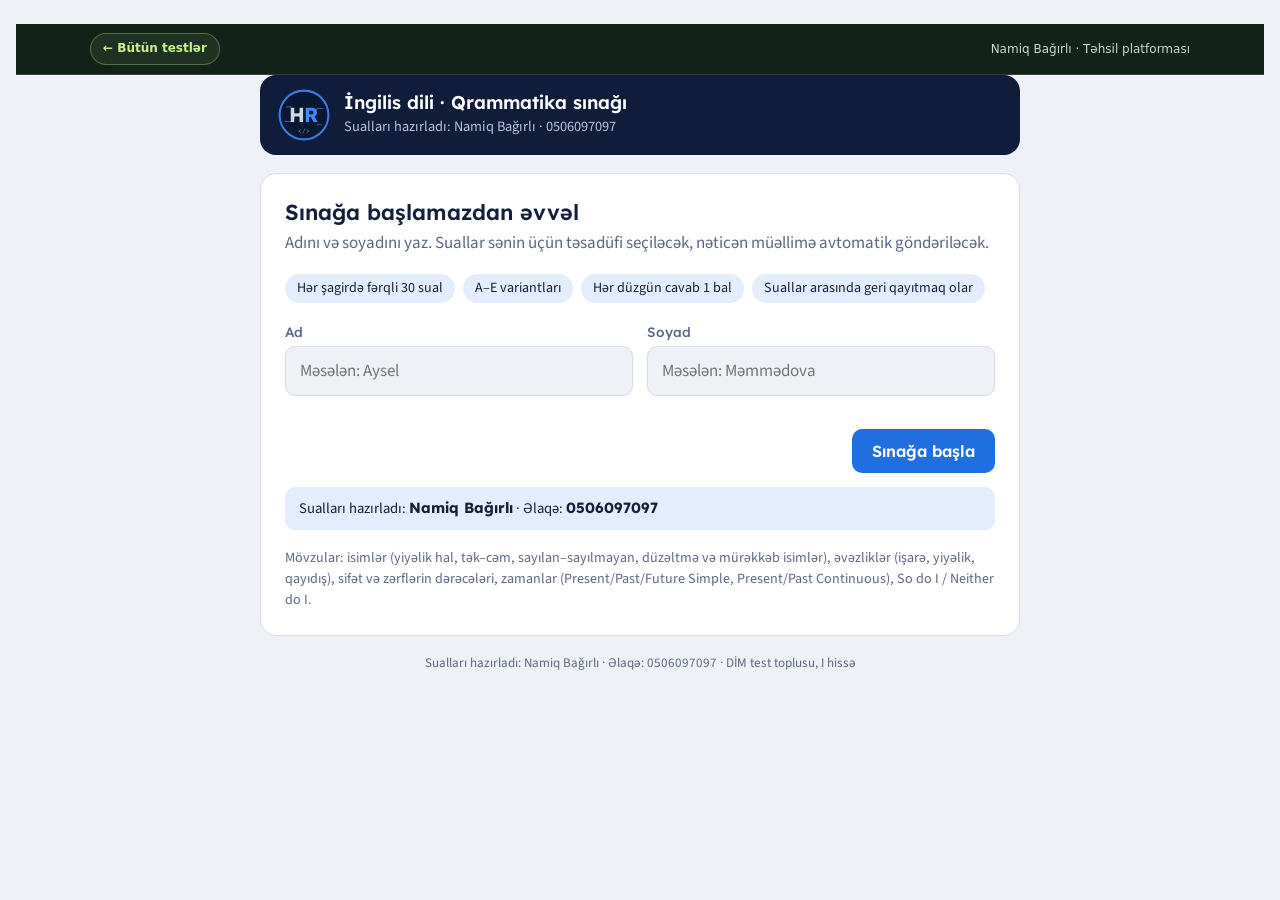
<file: testler-qrammatika.html>
<!doctype html>
<html lang="az">
<head>
<meta charset="utf-8">
<meta name="viewport" content="width=device-width,initial-scale=1,viewport-fit=cover">
<title>Qrammatika Sınağı</title>
<link rel="preconnect" href="https://fonts.googleapis.com">
<link rel="preconnect" href="https://fonts.gstatic.com" crossorigin>
<link rel="stylesheet" href="https://fonts.googleapis.com/css2?family=Lexend:wght@400;500;600;700&family=Source+Sans+3:wght@400;600&family=IBM+Plex+Mono:wght@500&display=swap">
<style>
/* Layout: one centered exam sheet; start → question-by-question → result. Navy + silver + signal blue from the HR monogram. */
:root{
  --bg:#eef1f6; --sheet:#ffffff; --ink:#14203a; --muted:#5b6782; --line:#d7dce8;
  --navy:#0f1d3a; --accent:#1f6fe0; --accent-soft:#e3edfd; --silver:#c9d0dc;
  --ok:#1d8a55; --ok-soft:#e2f4ea; --bad:#c43c3c; --bad-soft:#fbe6e6;
  --display:"Lexend",system-ui,sans-serif; --body:"Source Sans 3",system-ui,sans-serif; --mono:"IBM Plex Mono",ui-monospace,monospace;
}
@media (prefers-color-scheme: dark){:root:not([data-theme="light"]){
  --bg:#0b1324; --sheet:#121c33; --ink:#e7ecf6; --muted:#9aa6c0; --line:#26324f;
  --navy:#071025; --accent:#5b9bff; --accent-soft:#1a2b4f; --silver:#3a4766;
  --ok:#46c486; --ok-soft:#133528; --bad:#ff7b7b; --bad-soft:#3a1a1f; color-scheme:dark}}
:root[data-theme="dark"]{
  --bg:#0b1324; --sheet:#121c33; --ink:#e7ecf6; --muted:#9aa6c0; --line:#26324f;
  --navy:#071025; --accent:#5b9bff; --accent-soft:#1a2b4f; --silver:#3a4766;
  --ok:#46c486; --ok-soft:#133528; --bad:#ff7b7b; --bad-soft:#3a1a1f; color-scheme:dark}
*{box-sizing:border-box}
html,body{margin:0}
body{background:var(--bg);color:var(--ink);font:17px/1.5 var(--body);padding-block:24px 48px;padding-inline:16px}
[hidden]{display:none!important}
.wrap{max-width:760px;margin:0 auto;display:grid;gap:18px}
.top{display:flex;align-items:center;gap:14px;background:var(--navy);color:#fff;border-radius:16px;padding:14px 18px}
.top svg{flex:none;width:52px;height:52px}
.top h1{font:600 1.15rem/1.2 var(--display);margin:0;text-wrap:balance}
.top p{margin:2px 0 0;font-size:.9rem;color:#b9c3d8}
.sheet{background:var(--sheet);border:1px solid var(--line);border-radius:16px;padding:24px}
h2{font:600 1.35rem/1.25 var(--display);margin:0 0 6px;text-wrap:balance}
.lead{color:var(--muted);margin:0 0 18px}
.facts{display:flex;flex-wrap:wrap;gap:8px;margin:0 0 20px;padding:0;list-style:none}
.facts li{background:var(--accent-soft);color:var(--ink);border-radius:999px;padding:4px 12px;font-size:.88rem}
.fields{display:grid;grid-template-columns:1fr 1fr;gap:14px}
@media (max-width:520px){.fields{grid-template-columns:1fr}}
label{display:grid;gap:6px;font:500 .85rem var(--display);letter-spacing:.02em;color:var(--muted)}
input{font:17px var(--body);padding:12px 14px;border:1.5px solid var(--line);border-radius:10px;background:var(--bg);color:var(--ink);width:100%}
input:focus{outline:none;border-color:var(--accent)}
.err{color:var(--bad);font-size:.9rem;min-height:1.3em;margin:8px 0 0}
.btn{font:600 1rem var(--display);border:0;border-radius:10px;padding:12px 20px;cursor:pointer;background:var(--accent);color:#fff}
.btn:hover{filter:brightness(1.08)}
.btn:focus-visible,.opt:focus-visible,.cell:focus-visible{outline:3px solid var(--accent);outline-offset:2px}
.btn.ghost{background:transparent;color:var(--ink);border:1.5px solid var(--line)}
.btn.warn{background:var(--navy)}
.btn:disabled{opacity:.45;cursor:default}
.row{display:flex;flex-wrap:wrap;gap:10px;align-items:center;justify-content:space-between;margin-top:18px}
.author{margin:14px 0 0;padding:10px 14px;border-radius:10px;background:var(--accent-soft);font-size:.92rem}
.author b{font-family:var(--display)}
.topics{color:var(--muted);font-size:.88rem;margin:18px 0 0}
/* exam */
.status{display:flex;justify-content:space-between;align-items:center;gap:10px;font:500 .9rem var(--display);color:var(--muted)}
.status b{color:var(--ink);font-family:var(--mono)}
.bar{height:6px;background:var(--line);border-radius:6px;overflow:hidden;margin:10px 0 20px}
.bar i{display:block;height:100%;background:var(--accent);width:0;transition:width .25s}
.qtag{font:500 .75rem var(--display);text-transform:uppercase;letter-spacing:.08em;color:var(--accent)}
.qtext{font:500 1.2rem/1.45 var(--display);margin:6px 0 18px;white-space:pre-line}
.opts{display:grid;gap:10px}
.opt{display:flex;gap:12px;align-items:center;text-align:left;width:100%;font:17px var(--body);color:var(--ink);background:var(--sheet);border:1.5px solid var(--line);border-radius:12px;padding:11px 14px;cursor:pointer}
.opt:hover{border-color:var(--accent)}
.opt .l{flex:none;width:32px;height:32px;border-radius:50%;display:grid;place-items:center;font:600 .95rem var(--display);background:var(--bg);border:1.5px solid var(--line)}
.opt.sel{border-color:var(--accent);background:var(--accent-soft)}
.opt.sel .l{background:var(--accent);border-color:var(--accent);color:#fff}
.grid{display:grid;grid-template-columns:repeat(10,1fr);gap:6px}
@media (max-width:520px){.grid{grid-template-columns:repeat(6,1fr)}}
.cell{font:500 .85rem var(--mono);padding:8px 0;border-radius:8px;border:1.5px solid var(--line);background:var(--sheet);color:var(--muted);cursor:pointer}
.cell.done{background:var(--accent-soft);color:var(--ink);border-color:transparent}
.cell.cur{border-color:var(--accent);color:var(--ink)}
.gridhead{font:500 .85rem var(--display);color:var(--muted);margin:0 0 10px}
.confirm{border:1.5px solid var(--accent);border-radius:12px;padding:16px;margin-top:16px;background:var(--accent-soft)}
.confirm p{margin:0 0 12px}
/* result */
.score{display:flex;flex-wrap:wrap;align-items:baseline;gap:6px 16px}
.big{font:700 3.2rem/1 var(--display);font-variant-numeric:tabular-nums}
.big small{font-size:1.3rem;color:var(--muted);font-weight:500}
.pct{font:600 1.2rem var(--display);color:var(--accent)}
.tri{display:grid;grid-template-columns:repeat(3,1fr);gap:10px;margin:18px 0}
.tri div{border-radius:12px;padding:10px 12px;font-size:.9rem;color:var(--muted)}
.tri b{display:block;font:600 1.4rem var(--display);color:var(--ink);font-variant-numeric:tabular-nums}
.t-ok{background:var(--ok-soft)}.t-bad{background:var(--bad-soft)}.t-emp{background:var(--bg)}
.mail{border-radius:12px;padding:12px 14px;background:var(--bg);font-size:.95rem;display:flex;flex-wrap:wrap;gap:10px;align-items:center;justify-content:space-between}
.mail.ok{background:var(--ok-soft)}.mail.bad{background:var(--bad-soft)}
.review{display:grid;gap:8px;margin-top:6px}
.rv{border-left:4px solid var(--line);padding:6px 12px;font-size:.95rem}
.rv.ok{border-color:var(--ok)}.rv.bad{border-color:var(--bad)}
.rv .n{font:600 .85rem var(--mono);color:var(--muted)}
.rv .a{color:var(--muted);font-size:.88rem}
.rv .a b.g{color:var(--ok)} .rv .a b.r{color:var(--bad)}
.rv .x{margin-top:6px;padding:8px 10px;border-radius:8px;background:var(--bg);font-size:.93rem;line-height:1.5}
.rv .x b{font-family:var(--display);font-weight:600;color:var(--accent)}
.rv{border-left-width:4px;padding:10px 12px}
.review{gap:12px}
footer{text-align:center;color:var(--muted);font-size:.82rem}
@media (prefers-reduced-motion:reduce){.bar i{transition:none}}
</style>

<style id="nb-portfolio-return-style">
.nb-portfolio-return{display:flex;align-items:center;justify-content:space-between;gap:12px;padding:9px max(18px,calc((100% - 1100px)/2));background:#112219;color:#eff8e4;border-bottom:1px solid #ffffff24;font:600 12px/1.5 system-ui,-apple-system,Segoe UI,sans-serif;position:relative;z-index:10}
.nb-portfolio-return a{display:inline-flex;align-items:center;gap:7px;border:1px solid #b0e77259;background:#bfe78815;padding:7px 12px;border-radius:999px;text-decoration:none;color:#c9f48c;font:700 12px/1.3 system-ui,-apple-system,Segoe UI,sans-serif}
.nb-portfolio-return a:hover,.nb-portfolio-return a:focus-visible{background:#c9f48c;color:#112219}
.nb-portfolio-return span{color:#ced8ce;font-weight:500}
@media(max-width:480px){.nb-portfolio-return{padding:8px 12px}.nb-portfolio-return span{font-size:11px}}
</style>
</head>
<body>
<div class="nb-portfolio-return"><a href="/testler" aria-label="Bütün testlər səhifəsinə qayıt">← Bütün testlər</a><span>Namiq Bağırlı · Təhsil platforması</span></div>

<div class="wrap">
  <header class="top">
    <svg viewBox="0 0 64 64" aria-label="HR loqosu" role="img">
      <circle cx="32" cy="32" r="30" fill="#0b1630" stroke="#3d7be0" stroke-width="2.5"/>
      <path d="M8 40h8l4-4M56 24h-8l-4 4M10 22h6M48 44h6" stroke="#3d7be0" stroke-width="1.4" fill="none" opacity=".7"/>
      <text x="13" y="41" font-family="Lexend,sans-serif" font-weight="700" font-size="25" fill="#cfd6e3">H</text>
      <text x="32" y="41" font-family="Lexend,sans-serif" font-weight="700" font-size="25" fill="#3d8bff">R</text>
      <text x="32" y="54" text-anchor="middle" font-family="IBM Plex Mono,monospace" font-size="7.5" fill="#8fa3c8">&lt;/&gt;</text>
    </svg>
    <div>
      <h1>İngilis dili · Qrammatika sınağı</h1>
      <p>Sualları hazırladı: Namiq Bağırlı · 0506097097</p>
    </div>
  </header>

  <!-- START -->
  <section class="sheet" id="start">
    <h2>Sınağa başlamazdan əvvəl</h2>
    <p class="lead">Adını və soyadını yaz. Suallar sənin üçün təsadüfi seçiləcək, nəticən müəllimə avtomatik göndəriləcək.</p>
    <ul class="facts">
      <li>Hər şagirdə fərqli 30 sual</li><li>A–E variantları</li><li>Hər düzgün cavab 1 bal</li><li>Suallar arasında geri qayıtmaq olar</li>
    </ul>
    <div id="startForm">
      <div class="fields">
        <label for="fname">Ad<input id="fname" autocomplete="given-name" placeholder="Məsələn: Aysel"></label>
        <label for="lname">Soyad<input id="lname" autocomplete="family-name" placeholder="Məsələn: Məmmədova"></label>
      </div>
      <p class="err" id="startErr"></p>
      <div class="row" style="margin-top:6px"><span></span><button class="btn" id="startBtn" type="button">Sınağa başla</button></div>
    </div>
    <p class="author">Sualları hazırladı: <b>Namiq Bağırlı</b> · Əlaqə: <b>0506097097</b></p>
    <p class="topics">Mövzular: isimlər (yiyəlik hal, tək–cəm, sayılan–sayılmayan, düzəltmə və mürəkkəb isimlər), əvəzliklər (işarə, yiyəlik, qayıdış), sifət və zərflərin dərəcələri, zamanlar (Present/Past/Future Simple, Present/Past Continuous), So do I / Neither do I.</p>
  </section>

  <!-- EXAM -->
  <section class="sheet" id="exam" hidden>
    <div class="status"><span id="who"></span><span>Sual <b id="qnum">1</b> / 30</span></div>
    <div class="bar"><i id="barFill"></i></div>
    <div class="qtag" id="qtag"></div>
    <div class="qtext" id="qtext"></div>
    <div class="opts" id="opts"></div>
    <div class="row">
      <button class="btn ghost" id="prevBtn" type="button">← Əvvəlki</button>
      <button class="btn" id="nextBtn" type="button">Növbəti →</button>
    </div>
  </section>

  <section class="sheet" id="nav" hidden>
    <p class="gridhead">Suallar · cavablanan: <b id="answered">0</b> / 30</p>
    <div class="grid" id="grid"></div>
    <div class="row"><span></span><button class="btn warn" id="finishBtn" type="button">Sınağı bitir</button></div>
    <div class="confirm" id="confirm" hidden>
      <p id="confirmText"></p>
      <div class="row" style="margin-top:0;justify-content:flex-start">
        <button class="btn" id="confirmYes" type="button">Bəli, bitir və göndər</button>
        <button class="btn ghost" id="confirmNo" type="button">Davam et</button>
      </div>
    </div>
  </section>

  <!-- RESULT -->
  <section class="sheet" id="result" hidden>
    <h2 id="resName"></h2>
    <p class="lead" style="margin:0 0 12px">Sualları hazırladı: Namiq Bağırlı · 0506097097</p>
    <div class="score"><span class="big" id="resScore"></span><span class="pct" id="resPct"></span></div>
    <div class="tri">
      <div class="t-ok">Düzgün<b id="cOk"></b></div>
      <div class="t-bad">Səhv<b id="cBad"></b></div>
      <div class="t-emp">Boş<b id="cEmp"></b></div>
    </div>
    <div class="mail" id="mailBox"><span id="mailText">Nəticə müəllimə göndərilir…</span><button class="btn ghost" id="retryBtn" type="button" hidden>Yenidən göndər</button></div>
    <div class="row"><span class="lead" style="margin:0;font-size:.9rem">Eyni cihazda başqa şagird yazacaqsa:</span><button class="btn ghost" id="newBtn" type="button">Yeni şagird</button></div>
  </section>

  <section class="sheet" id="reviewWrap" hidden>
    <h2>Cavabların yoxlanışı və izahlar</h2>
    <p class="lead">Hər sualın altında düzgün cavabın niyə düz olduğu və digər variantların niyə uyğun gəlmədiyi izah olunub.</p>
    <div class="review" id="review"></div>
  </section>

  <footer>Sualları hazırladı: Namiq Bağırlı · Əlaqə: 0506097097 · DİM test toplusu, I hissə</footer>
</div>

<script>
const TEACHER_EMAIL = "namiq.b1993@gmail.com";
const L = ["A","B","C","D","E"];
const TOPIC={"comp": "Nouns · derivative & compound", "sem": "Nouns · plural & countable", "cases": "Nouns · possessive case", "pron": "Pronouns", "adj": "Adjectives · degrees", "adv": "Adverbs · degrees", "tense": "Tense forms", "sodo": "So do I / Neither do I"};
const QUOTA={comp:3,sem:4,cases:4,pron:6,adj:3,adv:2,tense:6,sodo:2};
const BANK = [
["comp", "Choose the line of compound nouns.", ["appointment, butterfly", "development, armchair", "agreement, railway", "toothbrush, motherland", "neighbourhood, postman"], 3, "Nouns · Morphological Composition №1", "Mürəkkəb isim iki ayrı sözün birləşməsindən yaranır. tooth + brush = toothbrush, mother + land = motherland. Digər cərgələrdə ən azı bir söz şəkilçi ilə düzəlib (appoint+ment, develop+ment, agree+ment, neighbour+hood), ona görə o cərgələr tam mürəkkəb deyil."],
["comp", "Choose the line of compound nouns.", ["leadership, handshake", "information, fireplace", "moonlight, movement", "seaside, airmail", "anniversary, suitcase"], 3, "Nouns · Morphological Composition №2", "sea + side = seaside, air + mail = airmail, ikisi də iki sözdən qurulub. Digər cərgələrdə şəkilçili (düzəltmə) sözlər var: leader+ship, inform+ation, move+ment; anniversary isə sadə isimdir."],
["comp", "Choose the line of compound nouns.", ["spaceship, seaport, basketball", "entrance, harvest, front line", "year, children, birthday", "stepmother, furniture, production", "price, community, bus driver"], 0, "Nouns · Morphological Composition №3", "space + ship, sea + port, basket + ball, üçü də iki sözün birləşməsidir. B-də entrance (enter+ance) düzəltmədir, C-də year/children sadədir, D-də furniture sadə, production düzəltmədir, E-də price və community mürəkkəb deyil."],
["comp", "Choose the line of compound nouns.", ["statesman, playground, sightseeing", "anniversary, dish, policeman", "foreigner, gymnasium, blackboard", "table cloth, people, defence", "cupboard, translation, clothes"], 0, "Nouns · Morphological Composition №4", "states + man, play + ground, sight + seeing, hər üçü iki sözdən yaranıb. Digər cərgələrdə dish, gymnasium, people, defence, translation kimi sadə və ya düzəltmə sözlər var."],
["comp", "Choose the line of compound nouns.", ["information, butcher, distance", "scissors, knowledge, bus driver", "kingdom, traveling, sportsman", "newspaper, contents, grass", "sewing-machine, policeman, snowdrop"], 4, "Nouns · Morphological Composition №5", "sewing + machine, police + man, snow + drop, hamısı iki sözdəndir. A-da information/butcher/distance mürəkkəb deyil, B-də scissors və knowledge, C-də kingdom (king+dom, düzəltmə), D-də contents və grass mürəkkəb deyil."],
["comp", "Choose the line of derivative nouns.", ["pavement, leg, life story", "agreement, friendship, realism", "sand, revision, sunrise", "chair, performance, newspaper", "operator, stop, city centre"], 1, "Nouns · Morphological Composition №6", "Düzəltmə isim kök + şəkilçidən yaranır: agree + ment, friend + ship, real + ism. Digər cərgələrdə sadə (leg, sand, chair, stop) və ya mürəkkəb (life story, sunrise, newspaper, city centre) isimlər qarışıqdır."],
["comp", "Choose the line of compound nouns.", ["bathroom, childhood", "suitcase, playground", "woodman, martyrdom", "government, actress", "heroism, birthday"], 1, "Nouns · Morphological Composition №10", "suit + case, play + ground, ikisi də mürəkkəbdir. A-da childhood (child+hood), C-də martyrdom, D-də government və actress, E-də heroism şəkilçi ilə düzəlib."],
["comp", "Choose the line of compound nouns.", ["handwriting, gentleman", "opportunity, cruelty", "pomegranate, performance", "sewing-machine, celebration", "snowdrop, tradition"], 0, "Nouns · Morphological Composition №11", "hand + writing, gentle + man, ikisi də iki sözdən yaranıb. Digər cütlərdə şəkilçili sözlər var: cruel+ty, perform+ance, celebrat+ion, tradit+ion; opportunity və pomegranate isə sadə isimdir."],
["comp", "Choose the pair of compound nouns.", ["kingdom, blackboard", "taste, friendship", "waterfall, dictation", "policeman, childhood", "raindrop, tablespoon"], 4, "Nouns · Morphological Composition №20", "rain + drop, table + spoon, hər ikisi mürəkkəbdir. Digər cütlərdə ən azı biri düzəltmədir: king+dom, friend+ship, dictat+ion, child+hood; taste isə sadədir."],
["comp", "Choose the pair of compound nouns.", ["stepfather, habit", "playground, football", "store, seaport", "kindergarten, attention", "happiness, newspaper"], 1, "Nouns · Morphological Composition №21", "play + ground, foot + ball, hər ikisi iki sözdən qurulub. Digər cütlərdə sadə (habit, store) və ya düzəltmə (attention, happiness) isim var. kindergarten alman dilindən gəlib, ingilis dilində sadə söz sayılır."],
["comp", "Choose the pair of compound nouns.", ["development, policy", "childhood, friendship", "building, housewife", "handle, attraction", "waterfall, stepfather"], 4, "Nouns · Morphological Composition №22", "water + fall, step + father, ikisi də mürəkkəbdir. Digər cütlərdə şəkilçili sözlər var: develop+ment, child+hood, friend+ship, build+ing, attract+ion."],
["comp", "Choose the compound nouns.\n1. freedom\n2. dictation\n3. postman\n4. seaport\n5. countryside", ["2, 5", "2, 3", "1, 4", "3, 4, 5", "1, 2, 4"], 3, "Nouns · Morphological Composition №24", "post + man, sea + port, country + side mürəkkəbdir. freedom (free+dom) və dictation (dictat+ion) şəkilçi ilə düzəlib, ona görə 3, 4, 5 düzgündür."],
["comp", "Choose the pair of compound nouns.", ["childhood, kingdom", "servant, goat", "lemonade, bulwark", "schoolgirl, whiteboard", "threepence, happiness"], 3, "Nouns · Morphological Composition №30", "school + girl, white + board, ikisi də iki sözdəndir. Digər cütlərdə child+hood, king+dom, serv+ant, happi+ness kimi düzəltmə sözlər, goat və lemonade kimi sadə sözlər var."],
["comp", "Choose the nouns.\n1. smart   2. simple\n3. matter   4. tired\n5. worker", ["1, 5", "3, 5", "1, 4", "2, 3", "2, 4"], 1, "Nouns · Morphological Composition №31", "Burada isim olanları seçmək lazımdır. matter (məsələ) və worker (işçi) isimdir. smart, simple, tired isə sifətdir, ona görə 3, 5 düzgündür."],
["comp", "Choose the line of simple nouns.", ["boredom, officer, secret", "friendship, novel, diplomat", "unemployment, puppy, member", "distinction, breed, coach", "mosque, island, treasure"], 4, "Nouns · Morphological Composition №33", "Sadə isim şəkilçisiz kökdən ibarətdir: mosque, island, treasure. Digər cərgələrdə düzəltmə sözlər var: bore+dom, offic+er, friend+ship, un+employ+ment, distinct+ion."],
["comp", "Choose the compound nouns.\n1. firework   2. fuel\n3. destination   4. housekeeper\n5. unemployment   6. counterpart", ["2, 3, 6", "1, 3, 5", "1, 4, 6", "1, 4, 5", "2, 4, 6"], 2, "Nouns · Morphological Composition №34", "fire + work, house + keeper, counter + part mürəkkəbdir. fuel sadədir, destination (destin+ation) və unemployment (un+employ+ment) isə düzəltmədir. Ona görə cavab 1, 4, 6-dır."],
["comp", "Choose the compound nouns.\n1. framework\n2. vision\n3. nickname\n4. population\n5. governor\n6. sweatshirt", ["1, 3, 5", "2, 4, 6", "1, 3, 6", "2, 4, 5", "1, 5, 6"], 2, "Nouns · Morphological Composition №35", "frame + work, nick + name, sweat + shirt mürəkkəbdir. vision, population, governor şəkilçi ilə düzəlib (vis+ion, popul+ation, govern+or). Cavab 1, 3, 6-dır."],
["comp", "Choose the derivative nouns.\n1. creation\n2. expense\n3. humidity\n4. edge\n5. amusement\n6. downside", ["3, 4, 5", "2, 4, 6", "1, 2, 6", "1, 3, 5", "4, 5, 6"], 3, "Nouns · Morphological Composition №36", "Düzəltmə isimlər: creat+ion, humid+ity, amuse+ment. expense və edge sadədir, downside (down + side) isə mürəkkəbdir. Cavab 1, 3, 5-dir."],
["comp", "Choose the derivative nouns.\n1. agreement\n2. effort\n3. generosity\n4. motherland\n5. imagination\n6. spaceship", ["1, 2, 4", "2, 4, 6", "1, 5, 6", "2, 3, 5", "1, 3, 5"], 4, "Nouns · Morphological Composition №37", "agree+ment, generos+ity, imagin+ation düzəltmədir. effort sadədir, motherland (mother + land) və spaceship (space + ship) isə mürəkkəbdir. Cavab 1, 3, 5-dir."],
["comp", "Choose the line of simple nouns.", ["diamond, turquoise, healing", "community, society, monarchy", "blossom, funnel, hurricane", "masterpiece, purpose, accident", "accompaniment, satire, flashmob"], 2, "Nouns · Morphological Composition №38", "blossom, funnel, hurricane şəkilçisiz sadə sözlərdir. Digər cərgələrdə heal+ing, commun+ity, master+piece, accompani+ment kimi düzəltmə və ya mürəkkəb sözlər var."],
["comp", "Choose the line of simple nouns.", ["packaging, heritage, immigrant", "source, emergency, creativity", "attitude, fortune, hurricane", "selection, slogan, identity", "passion, saffron, multitask"], 2, "Nouns · Morphological Composition №39", "attitude, fortune, hurricane sadə isimlərdir. Digər cərgələrdə şəkilçili sözlər var: pack+aging, emergen+cy, creativ+ity, select+ion, ident+ity; multitask isə mürəkkəbdir."],
["comp", "Choose the line of simple nouns.", ["emergency, enthusiast, obesity", "tsunami, conclusion, flood", "lightning, identity, invention", "bureau, podium, harbour", "applicant, drought, surrounding"], 3, "Nouns · Morphological Composition №40", "bureau, podium, harbour sadə isimlərdir. Digər cərgələrdə düzəltmə sözlər var: enthusi+ast, conclus+ion, invent+ion, applic+ant, surround+ing."],
["comp", "Choose the words with which the suffix -ship forms a noun.\n1. leader   2. child   3. champion\n4. king   5. free   6. friend", ["2, 4, 5", "1, 2, 6", "3, 4, 5", "1, 3, 6", "4, 5, 6"], 3, "Nouns · Morphological Composition №51", "-ship şəkilçisi leader, champion, friend sözlərinə qoşulur: leadership, championship, friendship. child və king -hood/-dom alır (childhood, kingdom), free isə -dom alır (freedom). Cavab 1, 3, 6-dır."],
["comp", "Which suffixes can be added to the word \"tour\"?\n1. -ness   2. -tion   3. -dom\n4. -ism   5. -ist", ["1, 4", "4, 5", "1, 3", "2, 3", "2, 5"], 1, "Nouns · Morphological Composition №54", "tour sözü -ism və -ist alır: tourism (turizm), tourist (turist). tourness, tourtion, tourdom kimi sözlər yoxdur. Cavab 4, 5-dir."],
["comp", "Which suffix forms nouns from the words \"leader\" and \"friend\"?", ["-ing", "-ment", "-dom", "-ity", "-ship"], 4, "Nouns · Morphological Composition №56", "-ship şəkilçisi vəziyyət və münasibət bildirən isim düzəldir: leadership (liderlik), friendship (dostluq). Digər şəkilçilər bu sözlərlə isim yaratmır."],
["comp", "Which suffix forms nouns from the words \"conduct\" and \"sail\"?", ["-hood", "-ion", "-ness", "-or", "-ment"], 3, "Nouns · Morphological Composition №57", "-or şəkilçisi işi görən şəxsi bildirir: conductor (dirijor, konduktor), sailor (dənizçi). Bu iki sözə yalnız -or qoşulur."],
["comp", "Which suffix forms nouns from the verbs \"enjoy\" and \"develop\"?", ["-hood", "-ment", "-ity", "-ess", "-dom"], 1, "Nouns · Morphological Composition №58", "-ment şəkilçisi feldən isim düzəldir: enjoyment (həzz), development (inkişaf). enjoyhood, developity kimi sözlər yoxdur."],
["comp", "Which suffix forms nouns from the verbs \"move\" and \"agree\"?", ["-ment", "-ess", "-ion", "-ship", "-dom"], 0, "Nouns · Morphological Composition №59", "-ment şəkilçisi: movement (hərəkət), agreement (razılıq). -ion bu iki fel ilə işlənmir: moveion, agreeion yoxdur."],
["comp", "Choose the suffix which forms nouns from the words \"serve\" and \"assist\".", ["-dom", "-hood", "-ess", "-th", "-ant"], 4, "Nouns · Morphological Composition №60", "-ant şəkilçisi şəxs bildirən isim düzəldir: servant (xidmətçi), assistant (köməkçi)."],
["comp", "Choose the suffix which forms nouns from the words \"strong\" and \"long\".", ["-ing", "-th", "-age", "-dom", "-ment"], 1, "Nouns · Morphological Composition №63", "-th şəkilçisi sifətdən isim düzəldir: strong → strength (güc), long → length (uzunluq). Kökdəki sait də dəyişir."],
["comp", "Choose the line of compound nouns.", ["passer-by, masterpiece, predator", "keyboard, evidence, visibility", "commonwealth, feature, dedication", "woodpecker, framework, self-worth", "windmill, misinformation, defence"], 3, "Nouns · Morphological Composition №70", "wood + pecker, frame + work, self + worth, üçü də iki sözdən qurulub. Digər cərgələrdə predat+or, evid+ence, visib+ility, feat+ure, dedicat+ion, mis+inform+ation kimi düzəltmə sözlər var."],
["comp", "Choose the line of derivative nouns.", ["accuracy, connection, excuse", "resistance, boredom, landslide", "generosity, percentage, hardship", "injustice, supplement, podcast", "adjustment, approach, dormitory"], 2, "Nouns · Morphological Composition №71", "generos+ity, percent+age, hard+ship, üçü də şəkilçi ilə düzəlib. Digər cərgələrdə sadə (excuse, approach, dormitory, supplement) və ya mürəkkəb (landslide, podcast) sözlər var."],
["comp", "Choose the line of derivative nouns.", ["commenter, package, occurrence", "accusation, advertisement, trait", "might, relationship, extension", "discrimination, contestant, progress", "admission, instructor, faith"], 0, "Nouns · Morphological Composition №72", "comment+er, pack+age, occurr+ence, üçü də şəkilçili düzəltmə isimdir. Digər cərgələrdə trait, might, progress, faith kimi sadə sözlər var."],
["sem", "Choose the line of nouns in the plural.", ["sisters-in-law, seamen, ox", "pages, heroes, progress", "potatoes, leaves, berry", "cousins, geese, months", "contests, physics, goose"], 3, "Nouns · Semantic Characteristics №1", "cousins (-s ilə), geese (goose-un cəmi), months (-s ilə), üçü də cəmdir. A-da ox, C-də berry, E-də goose təkdir. B-də progress sayılmayandır, cəmi yoxdur."],
["sem", "Choose the line of nouns in the plural.", ["trousers, goods, clothes", "jeans, face, toys", "physics, trousers, oxen", "mice, progress, strawberry", "geese, shelves, letter"], 0, "Nouns · Semantic Characteristics №2", "trousers, goods, clothes yalnız cəm formada işlənən isimlərdir. B-də face, D-də progress və strawberry, E-də letter təkdir. C-də physics -s ilə bitsə də elm adıdır və tək sayılır."],
["sem", "Choose the line of nouns in the singular.", ["information, places, teeth", "clothes, traffic, furniture", "news, progress, money", "oxen, geese, oil", "advice, watches, gas"], 2, "Nouns · Semantic Characteristics №3", "news, progress, money sayılmayan isimlərdir, feli təkdə qəbul edir: The news is good. Digər cərgələrdə cəm sözlər var: places, teeth, clothes, oxen, geese, watches."],
["sem", "Choose the line of nouns in the singular.", ["person, chair, sofa", "feet, pupil, blouse", "people, article, men", "police, computer, tooth", "mice, forest, star"], 0, "Nouns · Semantic Characteristics №4", "person, chair, sofa təkdir. Digər cərgələrdə cəm formalar var: feet (foot), people, men (man), mice (mouse). police də həmişə cəm sayılır."],
["sem", "Choose the nouns in the plural.\n1. mouse   2. house   3. clothes\n4. people   5. feet   6. tooth", ["1, 3, 4", "3, 4, 5", "2, 4, 6", "5, 6", "2, 3"], 1, "Nouns · Semantic Characteristics №5", "clothes, people (person-un cəmi), feet (foot-un cəmi) cəmdir. mouse, house, tooth təkdir; onların cəmi mice, houses, teeth olur. Cavab 3, 4, 5-dir."],
["sem", "Choose the line of nouns in the plural.", ["feet, Germans", "physics, assembly", "optics, eye", "swallows, watch", "avenues, fellow"], 0, "Nouns · Semantic Characteristics №6", "feet (foot-un cəmi) və Germans (German + s) cəmdir. physics və optics elm adı olub tək sayılır. assembly, eye, watch, fellow isə təkdir."],
["sem", "Choose the line of plural nouns.", ["aerobics, happiness", "centuries, experiment", "athletics, cloth", "benches, day", "police, dishes"], 4, "Nouns · Semantic Characteristics №7", "police həmişə cəm sayılır (The police are here), dishes isə dish + es-dir. aerobics, athletics elm və idman adı kimi tək sayılır. happiness, experiment, cloth, day təkdir."],
["sem", "Choose the pair of nouns in the singular.", ["nose, kites", "textbook, flag", "canteens, ceiling", "tables, corridor", "spoons, rule"], 1, "Nouns · Semantic Characteristics №8", "textbook və flag ikisi də təkdir. Digər cütlərdə cəm söz var: kites, canteens, tables, spoons."],
["sem", "Choose the pair of nouns in the singular.", ["cups, flower", "flags, masks", "notebook, boat", "cars, star", "carpets, ship"], 2, "Nouns · Semantic Characteristics №9", "notebook və boat ikisi də təkdir. Digər cütlərdə -s ilə cəm söz var: cups, flags, masks, cars, carpets."],
["sem", "Choose the line of nouns in the singular.", ["lice, geese, baby", "songs, weather, tent", "towns, idea, Englishmen", "question, hobby, children", "camp, century, valley"], 4, "Nouns · Semantic Characteristics №10", "camp, century, valley üçü də təkdir. Digər cərgələrdə cəm söz var: lice (louse), geese, songs, towns, Englishmen, children."],
["sem", "Choose the line of nouns in the singular.", ["drawings, smoke, servants", "museums, businessmen, juice", "whale, house, tourists", "district, gallery, foot", "fish, broom, servants"], 3, "Nouns · Semantic Characteristics №11", "district, gallery, foot təkdir. Digər cərgələrdə servants, drawings, museums, businessmen, tourists kimi cəm sözlər var."],
["sem", "Choose the line of nouns in the singular.", ["screen, puppets, teeth", "stairs, facility, mice", "health, silver, employment", "fireplaces, script, interviews", "feet, radios, tree"], 2, "Nouns · Semantic Characteristics №12", "health, silver, employment sayılmayan təkdir. Digər cərgələrdə teeth, puppets, stairs, mice, fireplaces, interviews, feet, radios kimi cəm sözlər var."],
["sem", "Choose the nouns in the singular.\n1. cup\n2. dolls\n3. teeth\n4. fox\n5. pears", ["1, 4", "2, 3", "3, 4, 5", "1, 2, 3", "4, 5"], 0, "Nouns · Semantic Characteristics №13", "cup və fox təkdir. dolls və pears -s ilə cəmdir, teeth isə tooth-un cəmidir. Cavab 1, 4-dür."],
["sem", "Choose the nouns in the singular.\n1. knives\n2. snowman\n3. knowledge\n4. roofs\n5. cheese\n6. feet", ["2, 3, 5", "1, 3, 4", "1, 2, 6", "2, 4, 6", "3, 5, 6"], 0, "Nouns · Semantic Characteristics №14", "snowman, knowledge, cheese təkdir. knives (knife), roofs (roof), feet (foot) cəmdir. Cavab 2, 3, 5-dir."],
["sem", "Choose the line of uncountable nouns.", ["child, eye, sugar", "coffee, hand, baby", "tea, face, river", "carrot, lamp, farm", "music, advice, kindness"], 4, "Nouns · Semantic Characteristics №15", "music, advice, kindness sayılmayan isimlərdir, a/an və cəm almır. Digər cərgələrdə child, eye, hand, baby, face, river, carrot, lamp kimi sayılan isimlər var."],
["sem", "Choose the lines of uncountable nouns.\n1. smoke, safety, kindness\n2. pencil, darkness, army\n3. friendship, cotton, luggage\n4. story, sight, hero", ["3, 4", "1, 2", "2, 4", "1, 3", "1, 4"], 3, "Nouns · Semantic Characteristics №17", "1-ci (smoke, safety, kindness) və 3-cü (friendship, cotton, luggage) cərgədə hamısı sayılmayandır. 2-də pencil və army, 4-də story və hero sayılandır. Cavab 1, 3-dür."],
["sem", "Choose the plural nouns.\n1. women   2. mouse   3. people\n4. tooth   5. goose", ["2, 3", "2, 5", "1, 4", "1, 3", "1, 5"], 3, "Nouns · Semantic Characteristics №18", "women (woman-ın cəmi) və people (person-un cəmi) cəmdir. mouse, tooth, goose təkdir; onların cəmi mice, teeth, geese olur. Cavab 1, 3-dür."],
["sem", "Choose the nouns in the singular.\n1. custom   2. socks\n3. trainers   4. bean", ["1, 2", "2, 3", "1, 4", "3, 4", "1, 3"], 2, "Nouns · Semantic Characteristics №19", "custom və bean təkdir. socks və trainers -s ilə cəmdir. Cavab 1, 4-dür."],
["sem", "Choose the pair of plural nouns.", ["education, feet", "suburbs, history", "pool, anthems", "nations, member", "shorts, women"], 4, "Nouns · Semantic Characteristics №20", "shorts (həmişə cəm) və women (woman-ın cəmi) cəmdir. Digər cütlərdə tək söz var: education, history, pool, member."],
["sem", "Choose the pair of nouns in the plural.", ["juice, voice", "city, news", "oxen, method", "stairs, glass", "geese, goods"], 4, "Nouns · Semantic Characteristics №21", "geese (goose-un cəmi) və goods (həmişə cəm) cəmdir. juice, voice, city, method, glass təkdir; news isə sayılmayan təkdir."],
["sem", "Choose the pair of singular nouns.", ["dolphin, rubbers", "sound, sportsmen", "nursery, women", "duster, prisons", "tourist, path"], 4, "Nouns · Semantic Characteristics №22", "tourist və path ikisi də təkdir. Digər cütlərdə cəm söz var: rubbers, sportsmen, women, prisons."],
["sem", "Choose the pair of nouns in the singular.", ["advice, women", "box, socks", "pen, clothes", "foot, beach", "people, chair"], 3, "Nouns · Semantic Characteristics №23", "foot və beach təkdir. women, socks, clothes, people cəmdir."],
["sem", "Choose the pair of nouns in the singular.", ["king, shoes", "cat, roses", "trousers, length", "doll, queens", "spoon, basket"], 4, "Nouns · Semantic Characteristics №24", "spoon və basket təkdir. shoes, roses, queens cəmdir; trousers da həmişə cəm formada işlənir."],
["sem", "Choose the pair of nouns in the plural.", ["tooth, bags", "watch, pictures", "visitors, ruler", "balls, foxes", "men, verb"], 3, "Nouns · Semantic Characteristics №25", "balls və foxes ikisi də cəmdir (-s / -es). tooth, watch, ruler, verb təkdir."],
["sem", "Choose the sentence with the noun in the plural.", ["A lady got on a crowded bus", "Sport helps people to become good friend", "There is little water in the glass", "There is a new department store in our street", "Harry doesn't have a bicycle"], 1, "Nouns · Semantic Characteristics №26", "people sözü person-un cəmidir, ona görə B cümləsində cəm isim var. Digər cümlələrdə lady, water, store, bicycle təkdir."],
["sem", "Choose the line of plural nouns.", ["snack, spice, biscuits", "crisps, ham, pollution", "policemen, baths, visitors", "boss, policy, politics", "dominoes, news, furniture"], 2, "Nouns · Semantic Characteristics №27", "policemen (policeman-ın cəmi), baths, visitors cəmdir. Digər cərgələrdə snack, ham, pollution, boss, policy kimi tək sözlər var; news və furniture sayılmayandır."],
["sem", "Choose the line of plural nouns.", ["pianos, cotton, bird", "woman, flowers, air", "geese, shorts, tree", "jeans, doors, glasses", "roof, scissors, tea"], 3, "Nouns · Semantic Characteristics №28", "jeans (həmişə cəm), doors, glasses cəmdir. pianos-un yanında cotton və bird təkdir; woman, air, tree, roof, tea da təkdir."],
["sem", "Choose the line of the singular nouns.", ["schools, brushes, business", "knowledge, water, member", "branch, trouble, potatoes", "languages, passengers, friendship", "library, mice, tomatoes"], 1, "Nouns · Semantic Characteristics №29", "knowledge, water, member təkdir. Digər cərgələrdə cəm sözlər var: schools, brushes, potatoes, languages, passengers, mice, tomatoes."],
["sem", "Choose the line of the singular nouns.", ["tulip, kindergarten, education", "wind, advice, troops", "information, people, subjects", "roof, scissors, noise", "trousers, computer, news"], 0, "Nouns · Semantic Characteristics №30", "tulip, kindergarten, education təkdir. troops, people, subjects, scissors, trousers cəmdir."],
["sem", "Choose the line of singular nouns.", ["happiness, houses, sun", "concert, camp, path", "seashore, travel, drivers", "tent, results, moon", "feet, pages, compote"], 1, "Nouns · Semantic Characteristics №31", "concert, camp, path təkdir. houses, drivers, results, pages cəmdir; feet də foot-un cəmidir."],
["sem", "Choose the line of singular nouns.", ["tickets, studios, television", "portrait, mountain, roof", "photos, geese, cafe", "magazines, arrows, supermarket", "call, children, planets"], 1, "Nouns · Semantic Characteristics №32", "portrait, mountain, roof təkdir. tickets, studios, photos, geese, magazines, arrows, children, planets cəmdir."],
["sem", "Choose the line of singular nouns.", ["carriage, seasides, theatres", "competitions, tradition, countries", "passages, messages, advantage", "freshman, jogging, arrow", "geese, rooms, evening"], 3, "Nouns · Semantic Characteristics №33", "freshman, jogging, arrow təkdir. seasides, theatres, competitions, countries, passages, messages, geese, rooms cəmdir."],
["sem", "Choose the line of singular nouns.", ["building, feet, bushes", "anthem, carrot, roads", "direction, boys, money", "schoolmate, weather, district", "students, joke, ladies"], 3, "Nouns · Semantic Characteristics №34", "schoolmate, weather, district təkdir. feet, bushes, roads, boys, students, ladies cəmdir."],
["sem", "Choose the pair of nouns in the plural.", ["jeans, goats", "glasses, pencil", "news, foot", "sheep, water", "clothes, dish"], 0, "Nouns · Semantic Characteristics №35", "jeans (həmişə cəm) və goats cəmdir. pencil, foot, dish təkdir. news sayılmayan təkdir. sheep tək də, cəm də ola bilər, water isə sayılmayandır."],
["sem", "Choose the pair of nouns in the plural.", ["alarm clocks, child", "trousers, buttons", "sportsmen, deck", "answers, year", "duty, dictations"], 1, "Nouns · Semantic Characteristics №36", "trousers (həmişə cəm) və buttons cəmdir. child, deck, year, duty təkdir."],
["sem", "Choose the nouns in the singular.\n1. mice   2. process   3. trousers\n4. stairs   5. ox   6. step", ["1, 4, 5", "2, 5, 6", "3, 4, 5", "3, 5, 6", "1, 2, 6"], 1, "Nouns · Semantic Characteristics №37", "process, ox, step təkdir. mice (mouse), trousers, stairs cəmdir. Cavab 2, 5, 6-dır."],
["sem", "Choose the nouns in the singular.\n1. teeth   2. goose   3. glass\n4. jeans   5. news   6. men", ["2, 3, 5", "1, 5, 6", "1, 2, 4", "3, 4, 6", "4, 5, 6"], 0, "Nouns · Semantic Characteristics №38", "goose, glass, news təkdir (news sayılmayandır). teeth, jeans, men cəmdir. Cavab 2, 3, 5-dir."],
["sem", "Choose the nouns in the plural.\n1. tights\n2. stop\n3. goods\n4. riches\n5. chess", ["2, 3", "3, 5", "1, 3, 4", "2, 5", "1, 2, 4"], 2, "Nouns · Semantic Characteristics №39", "tights, goods, riches yalnız cəm formada işlənir. stop təkdir, chess isə oyun adıdır və tək sayılır. Cavab 1, 3, 4-dür."],
["sem", "Choose the nouns in the plural.\n1. state\n2. actress\n3. dishes\n4. people\n5. officers", ["1, 5", "3, 4, 5", "1, 2, 3", "2, 3", "1, 4"], 1, "Nouns · Semantic Characteristics №40", "dishes, people, officers cəmdir. state və actress təkdir: actress -ss ilə bitir, cəmi actresses olur. Cavab 3, 4, 5-dir."],
["sem", "Choose the pair of nouns in the singular.", ["rainbow, jackets", "hens, cap", "scarf, cloud", "sock, skirts", "star, planets"], 2, "Nouns · Semantic Characteristics №41", "scarf və cloud təkdir. jackets, hens, skirts, planets cəmdir."],
["sem", "Choose the pair of nouns in the singular.", ["weather, face", "feet, toe", "ears, mouth", "room, days", "months, year"], 0, "Nouns · Semantic Characteristics №42", "weather və face təkdir. feet, ears, days, months cəmdir."],
["sem", "Choose the line of singular nouns.", ["fear, businessmen, forests", "star, types, invaders", "district, dictionary, deserts", "movement, soil, peninsula", "toy, peninsula, friends"], 3, "Nouns · Semantic Characteristics №43", "movement, soil, peninsula təkdir. businessmen, forests, types, invaders, deserts, friends cəmdir."],
["sem", "Choose the line of singular nouns.", ["tourist, concert, luck", "part, doctors, oxen", "environment, teeth, plums", "sections, valley, geyser", "light, nephews, peach"], 0, "Nouns · Semantic Characteristics №44", "tourist, concert, luck təkdir. doctors, oxen, teeth, plums, sections, nephews cəmdir."],
["sem", "Choose the pair of plural nouns.", ["countries, tale", "schoolchildren, legends", "address, weakness", "chairperson, scale", "adventures, ground"], 1, "Nouns · Semantic Characteristics №45", "schoolchildren (child-ın cəmi) və legends cəmdir. tale, address, weakness, chairperson, scale, ground təkdir."],
["sem", "Choose the pair of plural nouns.", ["partner, soldiers'", "hunger, wolves", "beauties, refugees", "office, strength", "women, task"], 2, "Nouns · Semantic Characteristics №46", "beauties (beauty → beauties) və refugees cəmdir. partner, hunger, office, strength, task təkdir."],
["sem", "Choose the pair of plural nouns.", ["community, deer", "adventures, harvest", "policeman, goose", "mathematics, mouse", "professions, oxen"], 4, "Nouns · Semantic Characteristics №47", "professions və oxen (ox-un cəmi) cəmdir. community, harvest, policeman, goose, mouse təkdir; mathematics elm adıdır və tək sayılır."],
["sem", "Choose the pair of plural nouns.", ["step, progress", "women, trousers", "army, foot", "children, person", "knowledge, mice"], 1, "Nouns · Semantic Characteristics №48", "women (woman-ın cəmi) və trousers (həmişə cəm) cəmdir. step, army, foot, person təkdir; progress və knowledge sayılmayandır."],
["sem", "Choose the pair of plural nouns.", ["translation, animals", "tragedies, man", "vegetable, captains", "foreigners, representatives", "athletics, buffalo"], 3, "Nouns · Semantic Characteristics №49", "foreigners və representatives ikisi də cəmdir. translation, man, vegetable, buffalo təkdir; athletics tək sayılır."],
["sem", "Choose the pair of plural nouns.", ["eyes, firelight", "phonetics, sportsman", "examples, agreement", "swallow, physics", "stories, advertisements"], 4, "Nouns · Semantic Characteristics №50", "stories (story → stories) və advertisements cəmdir. firelight, sportsman, agreement, swallow təkdir; phonetics və physics elm adıdır və tək sayılır."],
["sem", "Choose the pair of nouns in the plural.", ["men, books", "tables, news", "leaf, rooms", "deer, door", "boy, children"], 0, "Nouns · Semantic Characteristics №51", "men (man-ın cəmi) və books cəmdir. news sayılmayan təkdir, leaf, door, boy təkdir."],
["sem", "Choose the pair of nouns in the plural.", ["sheep, box", "shelves, women", "foot, window", "ox, forests", "geese, pencil"], 1, "Nouns · Semantic Characteristics №52", "shelves (shelf → shelves) və women cəmdir. box, foot, window, ox, pencil təkdir."],
["sem", "Choose the pair of nouns in the plural.", ["physics, foot", "coal, progress", "goods, oxen", "cloth, news", "mice, goose"], 2, "Nouns · Semantic Characteristics №53", "goods (həmişə cəm) və oxen (ox-un cəmi) cəmdir. foot, coal, cloth, goose təkdir; physics, progress, news tək sayılır."],
["sem", "Choose the pair of nouns in the singular.", ["women, driver", "houses, building", "meeting, feeling", "police, worker", "sport, seamen"], 2, "Nouns · Semantic Characteristics №54", "meeting və feeling təkdir. women, houses, seamen cəmdir; police həmişə cəm sayılır."],
["sem", "Choose the pair of nouns in the plural.", ["babies, city", "men, town", "teeth, people", "lion, cows", "grass, oxen"], 2, "Nouns · Semantic Characteristics №55", "teeth (tooth-un cəmi) və people (person-un cəmi) cəmdir. city, town, lion, grass təkdir."],
["sem", "Choose the pair of countable nouns.", ["advice, orange", "kindergarten, coffee", "movement, luck", "poetess, water", "bird, slice"], 4, "Nouns · Semantic Characteristics №56", "bird və slice sayılandır: a bird, two slices. advice, coffee, luck, water sayılmayandır."],
["sem", "Choose the line of countable nouns.", ["flower, police, money", "luck, gold, film", "insect, port, toothbrush", "bench, coal, air", "luggage, meat, lift"], 2, "Nouns · Semantic Characteristics №57", "insect, port, toothbrush sayılandır. money, luck, gold, coal, air, luggage, meat sayılmayandır."],
["sem", "Choose the line of uncountable nouns.", ["music, seat, theatre", "tree, bone, ox", "weather, doctor, mouse", "rice, grass, sand", "degree, business, city"], 3, "Nouns · Semantic Characteristics №58", "rice, grass, sand sayılmayan maddə adlarıdır. seat, theatre, tree, bone, doctor, mouse, degree, city sayılandır."],
["sem", "Choose the line of uncountable nouns.", ["shirt, dust, drop", "rice, gold, water", "clock, watch, hour", "teacher, chalk, table", "dust, health, pen"], 1, "Nouns · Semantic Characteristics №59", "rice, gold, water sayılmayandır. shirt, drop, clock, watch, hour, teacher, table, pen sayılandır."],
["sem", "Choose the line of uncountable nouns.", ["peace, world, map", "snow, apple, home", "slice, piece, butter", "dust, house, yard", "traffic, advice, rice"], 4, "Nouns · Semantic Characteristics №60", "traffic, advice, rice sayılmayandır. world, map, apple, home, slice, piece, house, yard sayılandır."],
["sem", "Choose the line of nouns in the plural.", ["years, gold, tennis", "fish, days, month", "oxen, teeth, children", "cow, knife, bread", "milk, cow, farm"], 2, "Nouns · Semantic Characteristics №61", "oxen, teeth, children qeyri-qayda ilə cəmlənən isimlərdir (ox, tooth, child). Digər cərgələrdə gold, tennis, month, cow, knife, bread, milk, farm kimi tək sözlər var."],
["sem", "Choose the pair of nouns in the plural.", ["eyes, stars", "knees, shoulder", "hair, finger", "forest, legs", "gloves, head"], 0, "Nouns · Semantic Characteristics №62", "eyes və stars ikisi də cəmdir. shoulder, hair, finger, forest, head təkdir."],
["sem", "Choose the line of nouns in the singular.", ["elephant, dishes, forests", "scissors, ring, people", "planets, star, litres", "bird, snow, ingredients", "table, board, dress"], 4, "Nouns · Semantic Characteristics №63", "table, board, dress təkdir. dishes, forests, scissors, people, planets, litres, ingredients cəmdir."],
["sem", "Choose the line of nouns in the singular.", ["balloon, eggs, weapon", "heroes, mountain, pen", "character, book, chair", "food, products, sugar", "eyes, finger, tongue"], 2, "Nouns · Semantic Characteristics №64", "character, book, chair təkdir. eggs, heroes, products, eyes cəmdir."],
["sem", "Choose the line of nouns in the singular.", ["machine, jobs, culture", "building, goods, holes", "air, money, room", "chain, flight, tales", "flora, skin, pets"], 2, "Nouns · Semantic Characteristics №65", "air, money, room təkdir (air və money sayılmayandır). jobs, goods, holes, tales, pets cəmdir."],
["sem", "Choose the line of uncountable nouns.", ["table, chair, air", "sugar, book, desk", "oil, salt, money", "bag, ball, bread", "wolf, rice, ruler"], 2, "Nouns · Semantic Characteristics №66", "oil, salt, money sayılmayandır. chair, book, desk, bag, ball, wolf, ruler sayılandır."],
["sem", "Choose the line of uncountable nouns.", ["butter, foot, window", "salt, flower, plane", "money, car, pencil", "bread, finger, table", "water, air, sugar"], 4, "Nouns · Semantic Characteristics №67", "water, air, sugar sayılmayandır. foot, window, flower, plane, car, pencil, finger, table sayılandır."],
["sem", "Choose the line of plural nouns.", ["bottle, cat, window", "glass, trousers, shoes", "oxen, scissors, mice", "news, furniture, money", "Norman, policemen, desk"], 2, "Nouns · Semantic Characteristics №70", "oxen (ox), scissors (həmişə cəm), mice (mouse) cəmdir. bottle, cat, glass, desk təkdir; news, furniture, money sayılmayandır."],
["sem", "Choose the line of plural nouns.", ["flour, rice", "information, oxen", "box, monkeys", "wolves, scissors", "trousers, news"], 3, "Nouns · Semantic Characteristics №71", "wolves (wolf → wolves) və scissors cəmdir. flour, rice, information sayılmayandır, box isə təkdir. news tək sayılır."],
["sem", "Choose the line of uncountable nouns.", ["slice, sponge, bucket", "river, village, hammer", "heat, hotel, match", "rice, sand, patience", "cotton, language, hand"], 3, "Nouns · Semantic Characteristics №76", "rice, sand, patience sayılmayandır. slice, sponge, bucket, river, village, hammer, hotel, match, language, hand sayılandır."],
["sem", "Choose the line of plural nouns.", ["athletics, mess, chess", "physics, grass, permission", "goods, cheese, gymnastics", "stairs, shoes, teeth", "police, knee, case"], 3, "Nouns · Semantic Characteristics №79", "stairs, shoes, teeth cəmdir. athletics, gymnastics, physics, chess tək sayılır; mess, grass, cheese, knee, case təkdir."],
["sem", "Choose the countable nouns.\n1. juice   2. picture   3. tooth\n4. gold   5. bowl   6. money", ["1, 4, 5", "2, 3, 5", "1, 2, 3", "4, 5, 6", "1, 3, 6"], 1, "Nouns · Semantic Characteristics №80", "picture, tooth, bowl sayılandır: a picture, two teeth, three bowls. juice, gold, money sayılmayandır. Cavab 2, 3, 5-dir."],
["sem", "Choose the countable nouns.\n1. pudding   2. melon   3. foot\n4. water   5. case   6. news", ["1, 2, 4", "1, 3, 6", "2, 3, 5", "4, 5, 6", "2, 4, 5"], 2, "Nouns · Semantic Characteristics №81", "melon, foot, case sayılandır. pudding (ümumi mənada), water, news sayılmayandır. Cavab 2, 3, 5-dir."],
["sem", "Choose the line of uncountable nouns.", ["hand, art, street", "joy, magazine, forest", "happiness, freedom, peace", "potato, head, jacket", "doctor, machine, harm"], 2, "Nouns · Semantic Characteristics №84", "happiness, freedom, peace mücərrəd sayılmayan isimlərdir. hand, street, magazine, forest, potato, head, jacket, doctor, machine sayılandır."],
["sem", "Choose the line of uncountable nouns.", ["blood, butter, perfume", "water, eye, shirt", "light, map, toy", "age, answer, army", "cotton, kitchen, bottle"], 0, "Nouns · Semantic Characteristics №85", "blood, butter, perfume sayılmayan maddə adlarıdır. eye, shirt, map, toy, answer, army, kitchen, bottle sayılandır."],
["sem", "Choose the nouns in the plural.\n1. glass   2. goods   3. grass\n4. progress   5. clothes   6. jeans", ["2, 5, 6", "1, 5, 6", "2, 3, 4", "1, 3, 4", "3, 5, 6"], 0, "Nouns · Semantic Characteristics №86", "goods, clothes, jeans yalnız cəm formada işlənir. glass təkdir, grass və progress isə sayılmayandır. Cavab 2, 5, 6-dır."],
["sem", "Choose the nouns in the plural.\n1. news   2. hostess   3. money\n4. police   5. stairs   6. trousers", ["2, 3, 5", "1, 3, 5", "2, 4, 6", "1, 3, 6", "4, 5, 6"], 4, "Nouns · Semantic Characteristics №87", "police, stairs, trousers cəm sayılır. news və money sayılmayan təkdir, hostess isə təkdir. Cavab 4, 5, 6-dır."],
["sem", "Choose the uncountable nouns.\n1. ox   2. flower   3. glue\n4. mouse   5. air   6. bread", ["3, 5, 6", "1, 2, 3", "2, 3, 4", "4, 5, 6", "1, 4, 6"], 0, "Nouns · Semantic Characteristics №88", "glue, air, bread sayılmayandır. ox, flower, mouse sayılandır. Cavab 3, 5, 6-dır."],
["sem", "Choose the uncountable nouns.\n1. hand   2. butter   3. fuel\n4. house   5. cheese   6. bus", ["1, 3, 4", "2, 3, 5", "2, 4, 6", "4, 5, 6", "1, 3, 5"], 1, "Nouns · Semantic Characteristics №89", "butter, fuel, cheese sayılmayandır. hand, house, bus sayılandır. Cavab 2, 3, 5-dir."],
["sem", "Choose the lines of uncountable nouns.\n1. progress, armchair, desk\n2. pudding, meal, map\n3. kindness, wheat, progress\n4. ache, business, problem\n5. dirt, grass, honesty", ["3, 5", "1, 4, 5", "2, 5", "1, 3, 4", "3, 4"], 0, "Nouns · Semantic Characteristics №90", "3-cü (kindness, wheat, progress) və 5-ci (dirt, grass, honesty) cərgədə hamısı sayılmayandır. Digər cərgələrdə armchair, desk, meal, map, problem kimi sayılan sözlər var."],
["sem", "Choose the lines of uncountable nouns.\n1. snow, milk, ice\n2. grass, pet, ink\n3. information, letter, oil\n4. bread, furniture, rain\n5. umbrella, baby, meat", ["3, 4", "1, 4, 5", "2, 5", "1, 3, 4", "1, 4"], 4, "Nouns · Semantic Characteristics №91", "1-ci (snow, milk, ice) və 4-cü (bread, furniture, rain) cərgədə hamısı sayılmayandır. 2-də pet, 3-də letter, 5-də umbrella və baby sayılandır. Cavab 1, 4-dür."],
["sem", "Choose the line of uncountable nouns.", ["servant, railway, slice", "city, salt, lesson", "soup, pencil, room", "news, glue, kindness", "head, peace, tree"], 3, "Nouns · Semantic Characteristics №92", "news, glue, kindness sayılmayandır. servant, railway, slice, city, lesson, pencil, room, head, tree sayılandır."],
["sem", "Choose the nouns in the singular.\n1. oxen   2. tooth\n3. goods   4. shorts\n5. prize   6. sofa", ["1, 2, 3", "1, 2, 4", "1, 3, 4", "2, 5, 6", "3, 5, 6"], 3, "Nouns · Semantic Characteristics №93", "tooth, prize, sofa təkdir. oxen cəmdir, goods və shorts isə həmişə cəm formada işlənir. Cavab 2, 5, 6-dır."],
["sem", "Choose the line of singular nouns.", ["critics, people, dolls", "classes, trousers, glasses", "sheep, scissors, pants", "news, furniture, mice", "bottle, cat, window"], 4, "Nouns · Semantic Characteristics №95", "bottle, cat, window təkdir. critics, people, dolls, classes, trousers, glasses, scissors, pants, mice cəmdir."],
["sem", "Choose the line of uncountable nouns.", ["sugar, baby, lemon, water", "milk, juice, bread, salt", "apple, flower, egg, milk", "flour, butter, pen, tomato", "bag, furniture, book, milk"], 1, "Nouns · Semantic Characteristics №96", "milk, juice, bread, salt sayılmayandır. Digər cərgələrdə baby, lemon, apple, flower, egg, pen, tomato, bag, book kimi sayılan sözlər var."],
["sem", "Choose the line of uncountable nouns.", ["salt, advice, kindness, silver", "idea, litter, lemonade, bottle", "meat, goose, oil, music", "football, doctor, glue, work", "business, food, milk, flag"], 0, "Nouns · Semantic Characteristics №97", "salt, advice, kindness, silver sayılmayandır. Digər cərgələrdə idea, bottle, goose, doctor, flag kimi sayılan sözlər var."],
["sem", "Choose the line of uncountable nouns.", ["permission, meat, thing", "postcard, idea, wall", "beauty, impression, guest", "citizen, wheat, fish", "soap, pollution, knowledge"], 4, "Nouns · Semantic Characteristics №100", "soap, pollution, knowledge sayılmayandır. thing, postcard, idea, wall, impression, guest, citizen sayılandır."],
["sem", "Choose the line of plural nouns.", ["money, gymnastics, parents", "history, baggage, stairs", "children, deer, furniture", "clothes, tights, cattle", "news, clothing, feelings"], 3, "Nouns · Semantic Characteristics №101", "clothes, tights, cattle cəm sayılır: The cattle are in the field. money, history, baggage, furniture, news sayılmayandır; gymnastics tək sayılır."],
["cases", "Choose the sentence with the noun in the Possessive Case.", ["The novel's very interesting", "Our chief's going to Europe", "Rocky's made over one hundred films", "We listened to the professor's words attentively", "Who's that man?"], 3, "Cases of Nouns №1", "Yiyəlik halda 's-dən sonra sahib olunan əşya gəlir: the professor's words (professorun sözləri). Digər cümlələrdə 's is və ya has-ın qısaltmasıdır: novel's = novel is, chief's going = chief is going, Rocky's made = Rocky has made, Who's = Who is."],
["cases", "Choose the sentence with the noun in the Possessive Case.", ["Jane's reading a novel", "Nick's got a baby-sister", "The girl's got many books", "When will Alice's granny plant vegetables?", "Pat's my neighbour"], 3, "Cases of Nouns №2", "Alice's granny (Alisin nənəsi) yiyəlik haldır, 's-dən sonra isim gəlir. Digərlərində 's = is/has: Jane's reading = is reading, Nick's got = has got, girl's got = has got, Pat's my neighbour = Pat is."],
["cases", "Choose the sentence with the noun in the Possessive Case.", ["Helen's new coat is grey", "Helen's a new student in our form", "Helen's my best friend", "Helen's writing a letter", "Helen's a schoolgirl"], 0, "Cases of Nouns №3", "Helen's new coat (Helenin yeni paltosu): 's-dən sonra sifət + isim gəlir, bu yiyəlik haldır. Digərlərində Helen's = Helen is: Helen is a new student, is my best friend, is writing, is a schoolgirl."],
["cases", "Choose the sentence with the noun in the Possessive Case.", ["It's warmer than usual today", "The child's gift is under the New Year tree", "What's the weather like today?", "The boy's wearing a white T-shirt", "Who's that old woman?"], 1, "Cases of Nouns №4", "The child's gift (uşağın hədiyyəsi) yiyəlik haldır. It's, What's, Who's, boy's wearing cümlələrində 's = is."],
["cases", "Choose the sentence with the noun in the Possessive Case.", ["The woman's making a dress", "Ann's sent a message to her niece today", "She's already come", "Children's success makes their parents happy", "Pat's got some English books at home"], 3, "Cases of Nouns №5", "Children's success (uşaqların uğuru) yiyəlik haldır. -s ilə bitməyən cəmə ('children') 's artırılır. Digərlərində 's = is/has: woman's making = is making, Ann's sent = has sent, She's come = has come, Pat's got = has got."],
["cases", "Choose the sentence with the noun in the Possessive Case.", ["Pete's got a new brown scarf", "Jack's received a parcel from his parent, today", "It's very pleasant to be here", "The man's reading a newspaper in the dining-room", "The children's room is light and comfortable"], 4, "Cases of Nouns №6", "The children's room (uşaqların otağı) yiyəlik haldır. Digərlərində 's = is/has: Pete's got = has got, Jack's received = has received, It's = It is, man's reading = is reading."],
["cases", "Choose the correct sentence in the Genitive Case.", ["My brother's taught me swimming", "Alice's got a new, expensive computer", "He's washing the car every day", "His father's research was very interesting", "The little girl's always praised by her parents"], 3, "Cases of Nouns №7", "His father's research (atasının tədqiqatı) yiyəlik haldır. Digərlərində 's = has/is: brother's taught = has taught, Alice's got = has got, He's washing = is washing, girl's praised = is praised."],
["cases", "Choose the correct variant.\n1. yesterday's meeting\n2. the women's bags\n3. three piece of luck\n4. two week's holiday", ["1, 4", "2, 3", "3, 4", "1, 3", "1, 2"], 4, "Cases of Nouns №8", "yesterday's meeting və the women's bags düzgündür. 3-də three pieces of luck olmalıdır, 4-də two weeks' holiday olmalıdır: cəm -s ilə bitirsə yalnız apostrof (') qoyulur. Cavab 1, 2-dir."],
["cases", "Choose the correct variant.\n1. today's reality   2. the mens' suits\n3. deer's tracks   4. two day's work", ["1, 3", "2, 4", "1, 4", "2, 3", "1, 2"], 0, "Cases of Nouns №9", "today's reality və deer's tracks düzgündür. men cəmdir və -s ilə bitmir, ona görə the men's suits olmalıdır. two days' work düzgündür, two day's yanlışdır. Cavab 1, 3-dür."],
["cases", "Choose the correct sentence with the noun in the Possessive Case.", ["Mir Jalal's my favourite writer", "My friend's bought a new car", "Jane's answer was much better", "The mens' room was full of smoke", "Jack's a student at the college"], 2, "Cases of Nouns №10", "Jane's answer (Ceynin cavabı) yiyəlik haldır. A-da Mir Jalal's = is, B-də friend's bought = has bought, E-də Jack's = is. D-də yanlış yazılış var: men's olmalıdır, mens' yox."],
["cases", "Choose the sentence with the noun in the Possessive Case.", ["It's our new school", "The doctor's room is large", "Who's their favourite singer?", "What's your father?", "She's got blue eyes"], 1, "Cases of Nouns №11", "The doctor's room (həkimin otağı) yiyəlik haldır. It's, Who's, What's = is, She's got = has got."],
["cases", "Choose the correct variant.\n1. two hours' walk\n2. five month's holiday\n3. todays' newspaper\n4. three kilometres' way", ["1, 3", "2, 3", "1, 2", "3, 4", "1, 4"], 4, "Cases of Nouns №12", "two hours' walk və three kilometres' way düzgündür: -s ilə bitən cəmə yalnız apostrof qoyulur. five months' holiday olmalıdır, today's newspaper olmalıdır (todays' yox). Cavab 1, 4-dür."],
["cases", "Choose the sentence with the noun in the Possessive Case.", ["Where is your English book?", "It's very good to have so many friends", "What's your father, Billy?", "Pete's parents are proud of him", "Ann's got many pencils"], 3, "Cases of Nouns №13", "Pete's parents (Pitin valideynləri) yiyəlik haldır. A-da 's yoxdur, B və C-də It's / What's = is, E-də Ann's got = has got."],
["cases", "Choose the sentence with the noun in the Possessive Case.", ["The book is Kate's", "Kate's read a book", "Kate's beautiful", "Kate's got a new dress", "Kate's my elder sister"], 0, "Cases of Nouns №14", "The book is Kate's (Kitab Keytindir): burada Kate's sahibliyi bildirir, isim yazılmasa da yiyəlik haldır. Digərlərində Kate's = Kate has (read, got) və ya Kate is (beautiful, my sister)."],
["cases", "Choose the correct sentence with the noun in the Possessive Case.", ["I haven't read todays' news yet", "The princess's diamonds were too expensive", "We had two month's holiday in Switzerland", "It's fifteen minute's walk from my house to the station", "Two hundred guests were invited to Jack's and Mary's wedding"], 1, "Cases of Nouns №15", "The princess's diamonds düzgündür: tək isim -s ilə bitsə də 's artırıla bilər. A-da today's, C-də two months', D-də fifteen minutes' olmalıdır. E-də ortaq sahiblik var, Jack and Mary's wedding yazılmalıdır."],
["cases", "Choose the correct variant.\n1. a few month's journey\n2. a week's rest\n3. the mens' room\n4. yesterday's news\n5. the womens' shoes", ["1, 2, 3", "3, 4, 5", "1, 4, 5", "2, 3", "2, 4"], 4, "Cases of Nouns №17", "a week's rest və yesterday's news düzgündür. a few months' journey, the men's room, the women's shoes olmalıdır. Cavab 2, 4-dür."],
["cases", "Choose the correct variant.\n1. the students' marks\n2. the childs' toys\n3. the men's suits\n4. two hour's walk\n5. the night's darkness", ["1, 4, 5", "1, 2", "2, 3, 4", "3, 4", "1, 3, 5"], 4, "Cases of Nouns №18", "the students' marks (-s ilə bitən cəm, yalnız '), the men's suits, the night's darkness düzgündür. the child's/children's toys və two hours' walk olmalıdır. Cavab 1, 3, 5-dir."],
["cases", "Choose the sentence with the noun in the Possessive Case.", ["What's the main idea of the story?", "Though she's not so young, her hair's grey", "Azerbaijan's a \"land of fires\"", "It's a long distance from here to the bank", "Azerbaijan's oil production has increased recently"], 4, "Cases of Nouns №19", "Azerbaijan's oil production (Azərbaycanın neft hasilatı) yiyəlik haldır. Digərlərində 's = is: What's, she's, hair's grey, Azerbaijan's a land of fires, It's."],
["cases", "Choose the sentence with the noun in the Possessive Case.", ["Yesterday's newspapers dealt with the \"Eurovision\" song contest", "It's a long way from here to the office", "Who's won the competition?", "Nick's trying to protect his child from diseases", "She's got the first prize at the championship"], 0, "Cases of Nouns №20", "Yesterday's newspapers (dünənki qəzetlər) yiyəlik haldır, zaman bildirən sözlər də 's alır. Digərlərində 's = is/has: It's, Who's won = has won, Nick's trying = is trying, She's got = has got."],
["cases", "Choose the correct variant.\n1. the Browns' children\n2. the Brown's country house\n3. the childs' toys\n4. the children's room", ["1, 4", "1, 2", "2, 3", "1, 3", "3, 4"], 0, "Cases of Nouns №24", "the Browns' children (Braunlar ailəsinin uşaqları) və the children's room düzgündür. Ailə adı cəmdə the Browns' yazılır, ona görə 2-də the Browns' country house olmalıdır. the childs' yanlışdır, the child's olmalıdır. Cavab 1, 4-dür."],
["cases", "Choose the sentence with the noun in the Possessive Case.", ["Tim's playing with his friends", "Tim's collecting stamps now", "Tim's got nice stamps", "Tim's hobby is building models", "Where's Tim now?"], 3, "Cases of Nouns №25", "Tim's hobby (Timin hobbisi) yiyəlik haldır. Digərlərində Tim's = Tim is (playing, collecting) və ya has (got), Where's = Where is."],
["cases", "Choose the correct variant.\n1. the teachers' dictionaries\n2. our sportsmen's success\n3. the Brown's cottage\n4. two mile's distance", ["1, 2", "2, 3", "2, 4", "1, 4", "3, 4"], 0, "Cases of Nouns №28", "the teachers' dictionaries (müəllimlərin lüğətləri) və our sportsmen's success düzgündür. the Browns' cottage və two miles' distance olmalıdır. Cavab 1, 2-dir."],
["cases", "Choose the sentence with the noun in the Possessive Case.", ["Sarah's a new student in our class", "Sarah's report is very urgent", "Sarah's reading an interesting book", "Sarah's my classmate", "Sarah's an excellent teacher"], 1, "Cases of Nouns №29", "Sarah's report (Saranın hesabatı) yiyəlik haldır. Digərlərində Sarah's = Sarah is: a new student, reading, my classmate, an excellent teacher."],
["cases", "Choose the sentence with the noun in the Possessive Case.", ["Steve's writing an essay", "Steve's a smart little boy", "Steve's little brother is five", "Steve's a doctor at the hospital", "Steve's my best friend"], 2, "Cases of Nouns №30", "Steve's little brother (Stivin kiçik qardaşı) yiyəlik haldır. Digərlərində Steve's = Steve is: writing, a smart boy, a doctor, my best friend."],
["cases", "Choose the sentence with the noun in the Possessive Case.", ["The baby's crying in the bedroom", "Sarah's living with her grandparents", "Peter's father does shopping every week", "My neighbour's very honest man", "Jane's a beautiful young lady"], 2, "Cases of Nouns №31", "Peter's father (Piterin atası) yiyəlik haldır. Digərlərində 's = is: baby's crying, Sarah's living, neighbour's (a) very honest man, Jane's a lady."],
["cases", "Choose the sentence with the noun in the Possessive Case.", ["My father's boss is going to Italy", "His friend's got new computer", "The girl's reading a fiction book", "David's an engineer in a company", "Their son's a reliable person"], 0, "Cases of Nouns №32", "My father's boss (atamın müdiri) yiyəlik haldır. Digərlərində 's = has/is: friend's got = has got, girl's reading = is reading, David's an engineer, son's a reliable person = is."],
["cases", "Choose the sentence with the noun in the Possessive Case.", ["The boy's playing in the yard", "The child's toy was broken", "My sister's coming home today", "Ben's doing exercises right now", "Steve's got a new pair of shoes"], 1, "Cases of Nouns №33", "The child's toy (uşağın oyuncağı) yiyəlik haldır. Digərlərində 's = is/has: boy's playing, sister's coming, Ben's doing = is; Steve's got = has got."],
["cases", "Choose the sentence with the noun in the Possessive Case.", ["Mike's got a lot of books", "My teacher's explaining the lesson", "His family's moving to another city", "Daniel's singing at the concert", "The girl's exam was cancelled yesterday"], 4, "Cases of Nouns №34", "The girl's exam (qızın imtahanı) yiyəlik haldır. Digərlərində 's = has/is: Mike's got = has got, teacher's explaining, family's moving, Daniel's singing = is."],
["cases", "Choose the sentences with the noun in the Possessive Case.", ["He's doing his homework in his room", "Pat's cleverer than his mates", "My son's crying awoke us immediately", "Kevin's got a wonderful cottage beside the lake", "My son's crying now"], 2, "Cases of Nouns №35", "My son's crying awoke us: burada crying isim kimi işlənib (oğlumun ağlaması bizi oyatdı), ona görə son's yiyəlik haldır. E-də My son's crying now = My son is crying now. Digərlərində 's = is/has."],
["cases", "Choose the correct variant.\n1. childrens' computers\n2. sportsmens' practice\n3. the Smiths' journey\n4. a few days' holiday\n5. two years' training", ["1, 2, 3", "2, 3, 4", "3, 4, 5", "1, 5", "1, 4"], 2, "Cases of Nouns №52", "the Smiths' journey (Smitlər ailəsi), a few days' holiday, two years' training düzgündür: -s ilə bitən cəmə yalnız ' qoyulur. children və sportsmen -s ilə bitmir, ona görə children's, sportsmen's olmalıdır. Cavab 3, 4, 5-dir."],
["cases", "Choose the sentence with the correct form of the Possessive Case of Nouns.", ["My niece's got a new wooden toy", "It's very difficult for me to leave the country", "The article's very interesting for my friends", "My sister's going to move abroad", "Have you signed yesterday's documents?"], 4, "Cases of Nouns №53", "yesterday's documents (dünənki sənədlər) yiyəlik haldır. Digərlərində 's = has/is: niece's got = has got, It's, article's = is, sister's going = is going."],
["cases", "Choose the sentence with the correct form of the Possessive Case of Nouns.", ["My brother's going to be a pilot", "That's the most fascinating movie I've watched", "She's spent her holiday with her granny", "Selena's appearance attracted my attention", "Jane's lost her expensive gloves"], 3, "Cases of Nouns №54", "Selena's appearance (Selenanın görünüşü) yiyəlik haldır. Digərlərində 's = is/has: brother's going = is going, That's = That is, She's spent = has spent, Jane's lost = has lost."],
["cases", "Choose the correct sentence.", ["These womens' problems were solved by the government", "These women's problems were solved by the government", "This women's problems were solved by the government", "That womens' problems were solved by the government", "Those womens' problems were solved by the government"], 1, "Cases of Nouns №55", "women cəmdir və -s ilə bitmir, ona görə 's artırılır: women's. Cəm isimlə these/those işlənir, this/that işlənmir. Ona görə These women's problems düzgündür."],
["cases", "Choose the correct sentence.", ["Those childrens' paintings were demonstrated in the gallery", "These childrens' paintings were demonstrated in the gallery", "This children's paintings were demonstrated in the gallery", "That childrens' paintings were demonstrated in the gallery", "These children's paintings were demonstrated in the gallery"], 4, "Cases of Nouns №56", "children -s ilə bitməyən cəmdir, ona görə children's yazılır, childrens' yanlışdır. Cəmlə these işlənir, this işlənmir. Ona görə These children's paintings düzgündür."],
["pron", "Choose the correct pronoun.\nI can't find my trousers. Where are ...?", ["it", "our", "their", "they", "your"], 3, "Pronouns №2", "trousers həmişə cəmdir, onu əvəz edən şəxs əvəzliyi də cəm olmalıdır: they. Where are they? it təkdir, our/their/your isə yiyəlik sifətidir və özündən sonra isim tələb edir."],
["pron", "Choose the correct variant.\nThis letter is for Bill. Can you give it to ...?", ["him", "he", "she", "our", "them"], 0, "Pronouns №3", "to sözündən sonra obyekt halı işlənir. Bill kişidir, ona görə him. he subyekt halıdır, she qadın üçündür, them cəmdir, our isə yiyəlik sifətidir."],
["pron", "Choose the correct pronoun.\nAre these scissors ...?", ["my", "your", "yours", "our", "their"], 2, "Pronouns №4", "Sözün sonunda, isimsiz işlənən yiyəlik əvəzliyi lazımdır: yours (səninki). my, your, our, their özündən sonra isim istəyir: your scissors."],
["pron", "Choose the correct pronoun.\nAre these blue jeans ...?", ["your", "yours", "my", "our", "their"], 1, "Pronouns №5", "Cümlənin sonunda isim yoxdur, ona görə müstəqil yiyəlik əvəzliyi işlənir: Are these jeans yours? your, my, our, their yalnız isimdən əvvəl gəlir."],
["pron", "Choose the correct option.\nHe was glad to see ... friend at the party.", ["his", "mine", "hers", "theirs", "ours"], 0, "Pronouns №6", "friend isimdir, ondan əvvəl yiyəlik sifəti lazımdır. Subyekt He olduğu üçün his. mine, hers, theirs, ours isimdən əvvəl işlənmir."],
["pron", "Choose the correct pronoun.\nThis exercise is very easy. Do it ...", ["themselves", "himself", "herself", "yourself", "myself"], 3, "Pronouns №7", "Əmr cümləsində subyekt you-dur, qayıdış əvəzliyi yourself olur: Do it yourself (özün et). Digər qayıdış əvəzlikləri subyektə uyğun gəlmir."],
["pron", "Choose the correct option.\nThe children painted the fence ...", ["himself", "themselves", "herself", "myself", "yourself"], 1, "Pronouns №8", "Subyekt the children cəmdir (onlar), qayıdış əvəzliyi themselves olur: Uşaqlar hasarı özləri rənglədilər."],
["pron", "Choose the correct variant.\n... have a pet. ... is a rabbit.", ["I, It", "We, They", "I, Them", "She, Its", "He, Her"], 0, "Pronouns №10", "I have a pet (mənim ev heyvanım var). Heyvanı əvəz edən əvəzlik it olur: It is a rabbit. They cəmdir, Them obyekt halıdır, Its və Her isə yiyəlik sifətidir və cümləyə subyekt ola bilməz."],
["pron", "Choose the correct variant.\nDavid invited ... classmates to ... birthday party.", ["his, yours", "he, its", "her, theirs", "his, his", "theirs, her"], 3, "Pronouns №11", "Hər iki yer isimdən əvvəldir (classmates, birthday party) və sahib David-dir, ona görə his, his. yours, theirs müstəqil işlənir, he və its burada uyğun deyil."],
["pron", "Choose the correct variant.\nThis is ... book. I can give ... to you.", ["me, him", "mine, its", "my, it", "his, their", "theirs, them"], 2, "Pronouns №12", "book-dan əvvəl yiyəlik sifəti lazımdır: my book. Sonra kitabı əvəz edən obyekt əvəzliyi gəlir: give it to you. mine isimdən əvvəl işlənmir."],
["pron", "Choose the correct variant.\n... took ... books and sat down at the desk.", ["He, hers", "They, this", "She, her", "They, that", "She, ours"], 2, "Pronouns №16", "Birinci boşluğa subyekt lazımdır (She), ikinciyə isimdən əvvəl yiyəlik sifəti (her books). hers, ours isimdən əvvəl işlənmir. books cəm olduğu üçün this/that ilə işlənmir."],
["pron", "Choose the correct variant.\n... always listen attentively to ... teacher at the lesson.", ["His, they", "I, my", "He, hers", "She, hers", "My, ours"], 1, "Pronouns №19", "Birinci yer subyektdir (I), ikinci yer teacher-dən əvvəl yiyəlik sifətidir (my). listen feli -s almadığı üçün He/She uyğun deyil; His, My isə subyekt ola bilməz."],
["pron", "Choose the correct variant.\n... school is old, but ... one is quite new.", ["That, these", "Ours, that", "These, those", "Mine, yours", "This, that"], 4, "Pronouns №20", "school təkdir, ona görə this/that. Yaxındakı üçün this, uzaqdakı üçün that: This school is old, but that one is new. these/those cəm üçündür."],
["pron", "Choose the correct variant.\n... exercises are difficult, but ... ones are very easy.", ["These, those", "This, that", "Mine, those", "That, our", "Those, this"], 0, "Pronouns №21", "exercises cəmdir, ona görə these/those işlənir. Birini yaxındakı, digərini uzaqdakı kimi göstəririk: These exercises..., but those ones.... Mine isimdən əvvəl işlənmir."],
["pron", "Choose the correct variant.\nEverybody admires ... for ... talent.", ["him, his", "his, him", "him, him", "his, his", "her, hers"], 0, "Pronouns №25", "admire felindən sonra obyekt halı gəlir: him. talent-dən əvvəl yiyəlik sifəti lazımdır: his talent. Onu istedadına görə hamı təqdir edir."],
["pron", "Choose the correct variant.\nDo ... have a department store near ... house?", ["they, theirs", "you, your", "we, ours", "they, them", "your, you"], 1, "Pronouns №26", "Sual Do ilə başlayır, subyekt you olur. house-dan əvvəl yiyəlik sifəti gəlir: your house. theirs, ours isimdən əvvəl işlənmir; your subyekt ola bilməz."],
["pron", "Choose the correct variant.\n... put ... books into the bag and go home.", ["I, mine", "We, our", "She, hers", "Him, his", "They, them"], 1, "Pronouns №28", "Subyekt We, books-dan əvvəl our. mine, hers isimdən əvvəl işlənmir. Him subyekt ola bilməz, them isə yiyəlik deyil."],
["pron", "Choose the correct variant.\n... took ... pen and wrote a letter.", ["They, theirs", "Him, his", "We, us", "She, hers", "I, my"], 4, "Pronouns №29", "Subyekt I, pen-dən əvvəl my. theirs, hers isimdən əvvəl işlənmir, Him subyekt ola bilməz, us isə yiyəlik deyil."],
["pron", "Choose the correct variant.\n... road is dangerous, but ... road is not.", ["These, those", "Those, this", "These, that", "This, that", "That, these"], 3, "Pronouns №30", "road təkdir, ona görə this və that. Bu yol təhlükəlidir, o yol isə yox: This road ..., but that road .... these/those cəm üçündür."],
["pron", "Choose the correct variant.\n... looks beautiful in ... dress.", ["She, this", "You, that", "He, these", "They, those", "We, these"], 0, "Pronouns №32", "looks felində -s var, subyekt tək üçüncü şəxsdir: She. dress təkdir, this dress. You və We ilə looks olmaz, these/those isə cəm üçündür."],
["pron", "Choose the correct variant.\nTom is showing ... new shoes.", ["my, her", "his, hers", "his, his", "me, his", "us, theirs"], 3, "Pronouns №33", "show felindən sonra əvvəl kimə (obyekt: me), sonra nəyi gəlir (his new shoes). Tom öz ayaqqabısını göstərir, ona görə his."],
["pron", "Choose the correct variant.\n... is your school bus and ... bus over there is ours.", ["Those, this", "These, those", "That, these", "That, those", "This, that"], 4, "Pronouns №34", "bus təkdir, this/that işlənir. Yaxındakı this, uzaqdakı (over there) that: This is your bus and that bus over there is ours."],
["pron", "Choose the correct variant.\nWe don't like to speak much about ...", ["himself", "herself", "itself", "themselves", "ourselves"], 4, "Pronouns №36", "Subyekt We-dir, haqqımızda danışırıq: about ourselves. Digər qayıdış əvəzlikləri subyektə uyğun deyil."],
["pron", "Choose the correct variant.\nTell ... about ... plans.", ["him, she", "them, yours", "his, us", "me, hers", "us, your"], 4, "Pronouns №38", "tell felindən sonra obyekt halı: tell us. plans-dan əvvəl yiyəlik sifəti: your plans. she subyekt halıdır, his obyekt deyil, yours və hers isimdən əvvəl işlənmir."],
["pron", "Choose the correct variant.\nThese are ... gloves and where are ...?", ["their, our", "yours, her", "his, their", "my, yours", "yours, my"], 3, "Pronouns №39", "gloves-dan əvvəl yiyəlik sifəti (my gloves), sonda isə isimsiz müstəqil forma (yours): Bunlar mənim əlcəklərimdir, bəs səninkilər haradadır?"],
["pron", "Choose the correct variant.\nHe brought ... drawings and where are ...?", ["hers, your", "his, yours", "theirs, his", "his, my", "his, our"], 1, "Pronouns №40", "drawings-dan əvvəl his, sonda müstəqil yours: O öz rəsmlərini gətirdi, bəs səninkilər haradadır? your, my, our sonda tək işlənə bilməz."],
["pron", "Choose the correct variant.\n... computer isn't ...", ["That, her", "This, yours", "Those, yours", "These, your", "That, our"], 1, "Pronouns №41", "computer təkdir: This/That computer. Sonda isimsiz forma lazımdır: yours. Those/These cəm üçündür, her, your, our sonda tək işlənmir."],
["pron", "Choose the correct variant.\n... books aren't ...", ["This, our", "Those, my", "These, mine", "This, their", "That, theirs"], 2, "Pronouns №42", "books cəmdir: These/Those. Sonda isimsiz forma lazımdır: mine. This/That tək üçündür, my sonda işlənmir."],
["pron", "Choose the correct variant.\nMary, do you let us play with ... toys?", ["mine", "yours", "hers", "ours", "your"], 4, "Pronouns №43", "Məryəmə müraciət edilir, onun oyuncaqları: your toys. toys isimdir, ondan əvvəl mine, yours, hers, ours işlənmir."],
["pron", "Choose the correct variant.\nDo you help your brother in ... work?", ["theirs", "hers", "ours", "yours", "his"], 4, "Pronouns №44", "brother kişidir, his work (onun işində). theirs, hers, ours, yours isimdən əvvəl işlənmir."],
["pron", "Choose the correct variant.\nCan you give ... your address? I want to come to ... place.", ["us, hers", "her, yours", "his, ours", "their, theirs", "me, your"], 4, "Pronouns №45", "give felindən sonra obyekt halı: give me. place-dən əvvəl yiyəlik sifəti: your place. hers, yours, ours, theirs isimdən əvvəl işlənmir."],
["pron", "Choose the correct variant.\nCan you help ...? I need ... help.", ["him, hers", "us, yours", "his, hers", "me, your", "their, theirs"], 3, "Pronouns №46", "help felindən sonra obyekt halı: help me. help (isim) sözündən əvvəl your. his və their obyekt halı deyil, hers, yours, theirs isimdən əvvəl işlənmir."],
["pron", "Choose the correct variant.\nWill ... have vegetable soup for ... dinner?", ["they, theirs", "he, his", "she, hers", "we, ours", "you, yours"], 1, "Pronouns №47", "Subyekt he, dinner-dən əvvəl his. theirs, hers, ours, yours isimdən əvvəl işlənmir."],
["pron", "Choose the correct variant.\nWill ... invite ... friends to the party?", ["he, his", "they, theirs", "she, hers", "we, ours", "you, yours"], 0, "Pronouns №48", "Subyekt he, friends-dən əvvəl his. theirs, hers, ours, yours isimdən əvvəl işlənmir."],
["pron", "Choose the correct variant.\n... asks if ... project is yours.", ["She, these", "She, that", "They, those", "He, those", "We, this"], 1, "Pronouns №51", "asks felində -s var, subyekt tək üçüncü şəxsdir: She. project təkdir: that project. these/those cəm üçündür, They və We ilə asks olmaz."],
["pron", "Choose the correct variant.\nAsk ... to help Mary, please. She needs ... help.", ["him, ours", "her, mine", "him, hers", "him, his", "his, hers"], 3, "Pronouns №52", "ask felindən sonra obyekt: him. Sonra help-dən əvvəl yiyəlik sifəti: his help. ours, mine, hers isimdən əvvəl işlənmir, his isə ask-dan sonra obyekt ola bilməz."],
["pron", "Choose the correct variant.\nAsk ... to come to us, please. We need ... help.", ["them, their", "her, ours", "him, hers", "their, theirs", "him, mine"], 0, "Pronouns №53", "Ask them (onlardan xahiş et), sonra help-dən əvvəl their (onların köməyi). Burada their obyekt ola bilməz, ours, hers, mine isə isimdən əvvəl işlənmir."],
["pron", "Choose the correct variant.\nWe have bought a flat too, but ... is more comfortable than ...", ["his, my", "its, your", "your, our", "yours, ours", "their, my"], 3, "Pronouns №54", "Hər iki yerdə isim yoxdur, ona görə müstəqil yiyəlik əvəzlikləri lazımdır: yours (səninki), ours (bizimki). Səninki bizimkindən rahatdır."],
["pron", "Choose the correct variant.\nWe wrote a dictation too, but ... was easier than ...", ["his, your", "its, our", "yours, their", "yours, ours", "that, my"], 3, "Pronouns №55", "İsim təkrarlanmasın deyə müstəqil formalar işlənir: yours was easier than ours (sizinki bizimkindən asan idi). his, its, your, their burada isim tələb edir."],
["pron", "Choose the correct variant.\nI gave him ... photo and he gave me ...", ["hers, our", "hers, my", "yours, his", "theirs, her", "my, his"], 4, "Pronouns №58", "photo-dan əvvəl yiyəlik sifəti my, sonda isə müstəqil forma his (onunkunu). hers, yours, theirs isimdən əvvəl işlənmir."],
["pron", "Choose the correct variant.\nIn the evenings ... got together with ... new friends.", ["she, hers", "we, our", "I, mine", "they, theirs", "we, ours"], 1, "Pronouns №62", "Subyekt we, friends-dən əvvəl our. hers, mine, theirs, ours isimdən əvvəl işlənmir."],
["pron", "Choose the correct variant.\n... was doing ... lessons.", ["We, our", "He, hers", "She, hers", "I, my", "You, your"], 3, "Pronouns №64", "was keçmiş zamanda I və he/she/it ilə işlənir. lessons-dan əvvəl yiyəlik sifəti lazımdır: I, my. We və You ilə were olmalıdır, hers isimdən əvvəl işlənmir."],
["pron", "Choose the correct variant.\n... was doing ... job.", ["You, your", "He, mine", "She, hers", "We, our", "I, my"], 4, "Pronouns №65", "was ilə uyğun subyekt I-dir, job-dan əvvəl my. You, We ilə were olmalıdır; mine, hers isimdən əvvəl işlənmir."],
["pron", "Choose the correct variant.\nThe height of the building attracted ... attention.", ["mine", "hers", "our", "theirs", "ours"], 2, "Pronouns №66", "attention isimdir, ondan əvvəl yiyəlik sifəti lazımdır: our attention. mine, hers, theirs, ours isimdən əvvəl işlənmir."],
["pron", "Choose the correct variant.\nThe beauty of the flowers attracted ... attention.", ["ours", "hers", "mine", "theirs", "our"], 4, "Pronouns №67", "attention-dan əvvəl yiyəlik sifəti: our attention. ours, hers, mine, theirs müstəqil işlənir, isimdən əvvəl gəlmir."],
["pron", "Choose the correct variant.\nNick always shares his toys with ... little brother.", ["her", "theirs", "ours", "mine", "his"], 4, "Pronouns №68", "Nick oğlandır, öz kiçik qardaşı ilə: his little brother. theirs, ours, mine isimdən əvvəl işlənmir."],
["pron", "Choose the correct variant.\nEach guest had his name written in ... place at the party.", ["his", "hers", "their", "our", "yours"], 0, "Pronouns №73", "Each guest tək kimi qəbul edilir və burada his ilə uyğunlaşır: in his place. their cəmdir, hers isimdən əvvəl işlənmir."],
["pron", "Choose the correct variant.\nEach guest had an invitation card in ... hand at the party.", ["yours", "hers", "their", "our", "his"], 4, "Pronouns №74", "Each guest tək kimi qəbul olunur: in his hand. yours, hers isimdən əvvəl işlənmir, our və their subyektə uyğun deyil."],
["pron", "Choose the correct variant.\nI found ... notes, Charley couldn't find ...", ["his, her", "mine, his", "my, his", "yours, their", "hers, mine"], 2, "Pronouns №75", "notes-dan əvvəl my, sonda isə müstəqil his (onunkunu): Mən öz qeydlərimi tapdım, Çarli isə özününkünü tapa bilmədi. mine isimdən əvvəl işlənmir."],
["pron", "Choose the correct variant.\nGranny told ... about ... childhood.", ["they, theirs", "me, hers", "me, his", "your, his", "us, her"], 4, "Pronouns №81", "told felindən sonra obyekt: us. childhood-dan əvvəl yiyəlik sifəti: her childhood (nənənin uşaqlığı). they subyekt halıdır, hers isimdən əvvəl işlənmir."],
["pron", "Choose the correct variant.\n... put a tent and ... camp life began.", ["We, ours", "They, them", "They, their", "He, hers", "Him, our"], 2, "Pronouns №82", "Subyekt They, camp life-dan əvvəl yiyəlik sifəti their. ours, hers isimdən əvvəl işlənmir, them və Him subyekt/yiyəlik ola bilməz."],
["pron", "Choose the correct variant.\nThis is my opinion. What is ...?", ["their", "my", "your", "our", "yours"], 4, "Pronouns №83", "Sonda isim yoxdur, müstəqil forma lazımdır: What is yours? (Səninki nədir?) their, my, your, our özündən sonra isim istəyir."],
["pron", "Choose the correct variant.\nThis is my bag. Where is ...?", ["yours", "my", "your", "our", "their"], 0, "Pronouns №84", "Sonda isim yoxdur: Where is yours? (Səninki haradadır?) my, your, our, their isimsiz işlənmir."],
["pron", "Choose the correct pronoun.\nHis room is more comfortable than ...", ["her", "ours", "your", "their", "my"], 1, "Pronouns №85", "than-dan sonra isim yoxdur, müstəqil forma lazımdır: than ours (bizimkindən). her, your, their, my özündən sonra isim istəyir."],
["pron", "Choose the correct variant.\nThe cat hurt ... when ... played with the balls.", ["itself, it", "it, themselves", "itself, its", "its, it", "itself, itself"], 0, "Pronouns №89", "Pişik özünü incitdi: hurt itself (qayıdış). Sonra subyekt lazımdır: when it played. its yiyəlik sifətidir, subyekt ola bilməz."],
["pron", "Choose the correct variant.\nThe monkey saw ... in the mirror when ... entered the room.", ["itself, its", "itself, itself", "its, its", "itself, it", "it, its"], 3, "Pronouns №90", "Meymun özünü güzgüdə gördü: saw itself. İkinci boşluqda subyekt lazımdır: when it entered. its yiyəlikdir, subyekt ola bilməz."],
["pron", "Choose the correct variant.\nThe tourists liked both the country ... and ... landscape.", ["themselves, it's", "themselves, their", "itself, their", "itself, its", "themselves, its"], 3, "Pronouns №91", "the country itself (ölkənin özü) vurğu üçün qayıdış əvəzliyidir. landscape-dən əvvəl ölkəyə aid yiyəlik sifəti gəlir: its landscape. it's = it is, burada yanlışdır."],
["pron", "Choose the correct variant.\nDo ... have an English book in ... bag?", ["we, ours", "they, theirs", "you, your", "they, them", "your, you"], 2, "Pronouns №93", "Do ilə sualda subyekt you, bag-dən əvvəl your. ours, theirs isimdən əvvəl işlənmir, them isə yiyəlik deyil."],
["pron", "Choose the correct variant.\nPeter showed ... new computer.", ["my, her", "his, hers", "his, his", "me, his", "us, theirs"], 3, "Pronouns №94", "show felindən sonra əvvəl kimə (me), sonra nəyi (his new computer). Piter öz kompüterini göstərir, ona görə his."],
["pron", "Choose the correct variant.\n... is our house and ... house over there is Jane's.", ["That, those", "These, those", "That, these", "This, that", "Those, this"], 3, "Pronouns №95", "house təkdir: this/that. Yaxındakı this, uzaqdakı (over there) that. these/those cəm üçündür."],
["pron", "Choose the correct variant.\nTell ... something about ... life.", ["us, your", "them, yours", "his, him", "me, hers", "him, she"], 0, "Pronouns №98", "tell felindən sonra obyekt: us. life-dan əvvəl yiyəlik sifəti: your life. his obyekt deyil, yours, hers isimdən əvvəl işlənmir, she subyektdir."],
["pron", "Choose the correct variant.\n... handwriting is as clear as ...", ["Theirs, our", "Our, their", "Mine, your", "Theirs, my", "My, yours"], 4, "Pronouns №99", "handwriting-dən əvvəl yiyəlik sifəti: My. Sonda isimsiz müstəqil forma: yours. Theirs, Mine isimdən əvvəl işlənmir; our, their, your sonda tək işlənmir."],
["pron", "Choose the correct variant.\n... room is as large as ...", ["My, yours", "Our, their", "Mine, your", "Theirs, my", "Theirs, our"], 0, "Pronouns №100", "room-dan əvvəl My, sonda müstəqil yours: My room is as large as yours. Mine, Theirs isimdən əvvəl işlənmir; their, your sonda işlənmir."],
["pron", "Choose the correct variant.\nYou mustn't blame ... I am not guilty at all.", ["myself", "him", "you", "me", "her"], 3, "Pronouns №101", "Danışan özü haqqında deyir: I am not guilty. Ona görə məni günahlandırma: blame me. myself yalnız subyekt I olanda işlənir."],
["pron", "Choose the correct pronouns.\n... doctors' advice helped this patient a lot, didn't ...?", ["That, it", "This, they", "Those, they", "Those, it", "These, they"], 3, "Pronouns №105", "doctors cəmdir, ondan əvvəl these/those işlənir. Quyruq sualında advice sayılmayan tək isimdir, onu it əvəz edir: didn't it?"],
["pron", "Choose the correct variant.\n... niece wants to make some changes in ... life.", ["Hers, hers", "Her, his", "My, hers", "My, her", "Her, their"], 3, "Pronouns №106", "niece-dən əvvəl yiyəlik sifəti (My niece), life-dan əvvəl isə qıza aid her life. Hers isimdən əvvəl işlənmir."],
["pron", "Choose the correct variant.\nWhere did you buy ... jeans and how much did you pay for ...?", ["this, them", "these, it", "these, them", "that, it", "those, they"], 2, "Pronouns №107", "jeans cəmdir: these jeans. Ödədiyin şey də cəm olduğu üçün pay for them. this/that tək üçündür, it cəmi əvəz etmir."],
["pron", "Choose the correct variant.\n- How much time did you spend to get ... information?\n- My friend got ... for me.", ["this, it", "that, them", "this, them", "these, them", "those, it"], 0, "Pronouns №108", "information sayılmayan təkdir: this information. Onu əvəz edən əvəzlik it olur: got it for me. these/those və them cəm üçündür."],
["pron", "Choose the correct variant.\nBoys, you are innocent, ... have no right to accuse ...", ["you, yourselves", "you, yourself", "we, themselves", "they, themselves", "they, ourselves"], 0, "Pronouns №109", "Müraciət boys-a edilir: you have no right. Subyekt you (cəm) olduğu üçün qayıdış əvəzliyi yourselves olur: to accuse yourselves."],
["pron", "Choose the correct variant.\nIt's not your fault, ... don't have to blame ...", ["you, yourselves", "they, himself", "we, yourself", "you, themselves", "we, themselves"], 0, "Pronouns №110", "Sənin günahın deyil: you don't have to blame yourselves. Subyekt you olduğu üçün qayıdış əvəzliyi yourself/yourselves olur; themselves you-ya uyğun gəlmir."],
["pron", "Choose the correct variant.\n- This radio-set of ... was made in Japan.\n- And so was ... !", ["her, his", "his, yours", "their, ours", "your, hers", "mine, their"], 1, "Pronouns №111", "of-dan sonra müstəqil yiyəlik əvəzliyi işlənir: this radio-set of his (onun bu radiosu). And so was yours (səninki də). her, their, your bu mövqedə işlənmir."],
["pron", "Choose the correct variant.\n- This fashionable suit of ... was bought in Paris.\n- And so was ... !", ["his, her", "her, mine", "her, his", "hers, mine", "his, my"], 3, "Pronouns №112", "of-dan sonra müstəqil forma: this suit of hers. Cavabda And so was mine (mənimki də). her, his-dən sonra isim yoxdur, ona görə uyğun deyil."],
["pron", "Choose the correct variant.\n... geologists' research will soon be discussed, won't ...?", ["Those, it", "These, they", "This, they", "That, it", "Those, they"], 0, "Pronouns №115", "geologists cəmdir: Those/These. Quyruq sualında subyekt research-dir (tək, sayılmayan), onu it əvəz edir: won't it?"],
["pron", "Choose the correct variant.\n... archaeologists' expedition will be delayed, won't ...?", ["Those, they", "These, they", "This, they", "That, it", "These, it"], 4, "Pronouns №116", "archaeologists cəmdir: These/Those. Subyekt expedition təkdir, onu it əvəz edir: won't it?"],
["pron", "Choose the correct variant.\n... a nice poem. ... author is unknown.", ["Its, Its", "It's, It's", "It's, Its", "It's, It", "Its, It's"], 2, "Pronouns №117", "Birinci yer It's = It is: It's a nice poem. İkinci yer yiyəlik sifətidir: Its author (onun müəllifi). Its-də apostrof yoxdur."],
["pron", "Choose the correct variant.\n... elder brother goes to work every day, but ... don't work.", ["Her, he", "Her, she", "Theirs, they", "My, I", "Yours, they"], 3, "Pronouns №121", "brother-dən əvvəl yiyəlik sifəti, ikinci yerdə isə don't ilə işlənən subyekt: My elder brother..., but I don't work. he/she ilə doesn't olmalıdır."],
["pron", "Choose the correct variant.\n... woman's sons became the winners, didn't ...?", ["These, they", "Those, they", "That, he", "This, them", "This, they"], 4, "Pronouns №122", "woman təkdir: This/That woman's sons. Quyruq sualında subyekt sons cəmdir: didn't they? them obyekt halıdır, he isə tək üçündür."],
["pron", "Choose the correct variant.\n... birds over there build ... nests in different ways.", ["Its, their", "These, them", "Those, their", "That, Their", "These, theirs"], 2, "Pronouns №125", "birds cəmdir və over there uzaqdakını göstərir: Those birds. nests-dən əvvəl yiyəlik sifəti their. theirs isimdən əvvəl işlənmir, them yiyəlik deyil."],
["pron", "Choose the correct variant.\n... father taught ... brother everything ... knows.", ["Their, them, he", "His, her, she", "My, mine, he", "Ours, our, we", "Her, her, he"], 4, "Pronouns №127", "Her father taught her brother everything he knows: hər iki isimdən əvvəl yiyəlik sifəti her, sonda subyekt he. mine, ours isimdən əvvəl işlənmir."],
["pron", "Choose the correct variant.\n... may talk of beautiful things, but beauty ... is abstract.", ["They, themselves", "We, itself", "We, ourselves", "You, yourselves", "He, himself"], 1, "Pronouns №128", "We may talk... (biz danışa bilərik), beauty itself (gözəlliyin özü): itself beauty sözünə aiddir. ourselves we-yə aid olardı, ancaq burada vurğulanan beauty-dir."],
["adj", "Choose the correct variant.\nThe ... hospital is at 2 miles' distance from our house.", ["nearest", "near", "nearer", "more nearer", "most nearest"], 0, "Adjectives №1", "Evə ən yaxın xəstəxana: the nearest. the artikli üstünlük dərəcəsini göstərir. more nearer və most nearest ikiqat dərəcə olduğu üçün yanlışdır."],
["adj", "Choose the correct degree of the adjective.\nThis is a very ... building.", ["high", "highest", "higher", "more higher", "the highest"], 0, "Adjectives №2", "very sözü sifətin adi dərəcəsi ilə işlənir: very high. very higher və very highest deyilmir."],
["adj", "Choose the correct variant.\nThis dress is ... than the one you bought yesterday.", ["nicer", "the most nice", "nicest", "more nicer", "most nicest"], 0, "Adjectives №3", "than müqayisə tələb edir: nice → nicer. more nicer və most nicest ikiqat dərəcədir, the most nice yanlışdır."],
["adj", "Choose the correct variant.\nThis is ... movie than we saw the day before yesterday.", ["most interesting", "interesting", "an interesting", "a more interesting", "the most interesting"], 3, "Adjectives №4", "than müqayisə tələb edir, movie isə tək sayılan isimdir: a more interesting movie. the most interesting üstünlükdür, than ilə işlənmir."],
["adj", "Choose the correct variant.\nThe pizza I tasted was ... than that one.", ["worse", "good", "best", "worst", "bad"], 0, "Adjectives №5", "than müqayisə tələb edir. bad-ın müqayisə dərəcəsi qeyri-qaydalıdır: bad – worse – worst. Ona görə was worse than that one."],
["adj", "Choose the correct variant.\nToday the wind is as ... as it was yesterday.", ["strong", "stronger", "more strong", "most strongest", "the strongest"], 0, "Adjectives №10", "as ... as (eyni dərəcədə) qəlibində sifət adi formada qalır: as strong as. stronger, the strongest bu qəlibə girmir."],
["adj", "Choose the correct variant.\nThe Azerbaijani language isn't as ... as Japanese.", ["most difficult", "more difficult", "the most difficult", "much more difficult", "difficult"], 4, "Adjectives №11", "not as ... as qəlibində də sifət adi dərəcədə olur: isn't as difficult as. more/most formaları bu qəlibdə işlənmir."],
["adj", "Choose the correct degree of the adjective.\nThis car is as ... as mine.", ["fastest", "the fastest", "more fast", "fast", "faster"], 3, "Adjectives №12", "as ... as qəlibində adi dərəcə: as fast as. faster, fastest, more fast yanlışdır."],
["adj", "Choose the correct variant.\nYour suitcase is ... than mine.", ["heavier", "heavy", "more heavier", "most heavy", "much heavy"], 0, "Adjectives №13", "than ilə müqayisə: heavy → heavier (y → i + er). more heavier ikiqat müqayisədir, much heavy isə yanlışdır."],
["adj", "Choose the correct variant.\nThe boys in our class are ... than those in your class.", ["tall", "tallest", "more tall", "taller", "most tall"], 3, "Adjectives №14", "than müqayisə tələb edir: tall → taller. more tall deyilmir, tallest üstünlükdür."],
["adj", "Choose the correct variant.\nThe tiger is as ... as the lion.", ["more stronger", "stronger", "strongest", "the strongest", "strong"], 4, "Adjectives №16", "as ... as qəlibində sifət adi formada qalır: as strong as. stronger, strongest bu qəlibdə işlənmir."],
["adj", "Choose the correct degree of the adjective.\nMy bag is cheap, but yours is ... than mine.", ["much cheap", "more cheaper", "cheapest", "cheap", "cheaper"], 4, "Adjectives №17", "than müqayisə tələb edir: cheap → cheaper. more cheaper ikiqat müqayisədir, much cheap yanlışdır."],
["adj", "Choose the correct variant.\nEnglish grammar is ... than German grammar.", ["much easy", "easy", "easier", "most easiest", "more easier"], 2, "Adjectives №18", "than ilə müqayisə: easy → easier (y → i + er). more easier və most easiest ikiqat dərəcədir."],
["adj", "Choose the correct variant.\nHe is ... boy.", ["much silent", "most silent", "more silent", "a silent", "the best silent"], 3, "Adjectives №19", "Müqayisə yoxdur, sadəcə əlamət bildirilir: a silent boy. boy tək sayılan isim olduğu üçün a lazımdır. more/most silent burada əsassızdır."],
["adj", "Choose the correct variant.\nA hill is ... than a mountain.", ["most low", "low", "more lower", "lower", "much low"], 3, "Adjectives №20", "than ilə müqayisə: low → lower. more lower ikiqat müqayisədir, most low və much low yanlışdır."],
["adj", "Choose the correct variant.\nThe weather is ... today than it was yesterday.", ["the sunniest", "sunny", "sunnier", "much sunny", "most sunny"], 2, "Adjectives №21", "than müqayisə tələb edir: sunny → sunnier (y → i + er). the sunniest üstünlükdür, much sunny yanlışdır."],
["adj", "Choose the correct variant.\nThese pears in our orchard are ... than those in our neighbours'.", ["more sweeter", "sweet", "the most sweet", "sweeter", "sweetest"], 3, "Adjectives №22", "than müqayisə tələb edir: sweet → sweeter. more sweeter ikiqat müqayisədir, sweetest üstünlükdür."],
["adj", "Choose the correct variant.\nIn autumn it is ... than in summer.", ["coldest", "cold", "colder", "much cold", "more colder"], 2, "Adjectives №23", "than ilə müqayisə: cold → colder. more colder ikiqat müqayisədir, coldest üstünlükdür."],
["adj", "Choose the correct variant.\nWinter is ... than autumn in Baku.", ["the most cold", "cold", "coldest", "more cold", "colder"], 4, "Adjectives №24", "than ilə müqayisə: colder. more cold deyilmir, coldest və the most cold üstünlük formalarıdır."],
["adj", "Choose the correct variant.\nSummer is ... than spring.", ["hotter", "hot", "more hotter", "hottest", "most hot"], 0, "Adjectives №25", "than ilə müqayisə: hot → hotter (samitin ikiləşməsi: t → tt). more hotter ikiqat müqayisədir."],
["adj", "Choose the correct degree of the adjective.\nThe girl was ... than her brother.", ["the most happiest", "happy", "more happier", "happiest", "happier"], 4, "Adjectives №26", "than ilə müqayisə: happy → happier. more happier və the most happiest ikiqat dərəcədir."],
["adj", "Choose the correct variant.\nHer picture was ... than her friend's.", ["bad", "worse", "more worse", "worst", "the worst"], 1, "Adjectives №27", "than ilə müqayisə: bad → worse (qeyri-qayda). more worse yanlışdır, worst üstünlükdür."],
["adj", "Choose the correct variant.\nShe was one of the ... girls in our class.", ["talkative", "most talkative", "very talkative", "more talkative", "much talkative"], 1, "Adjectives №28", "one of the ... girls (ən ... qızlardan biri) qəlibi üstünlük dərəcəsi tələb edir: the most talkative. Uzun sifət olduğu üçün most işlənir."],
["adj", "Choose the correct degree of the adjective.\nSophia is ... her brother.", ["as clever as", "as cleverer as", "clever than", "much clever than", "as cleverest as"], 0, "Adjectives №29", "Bərabərlik as ... as qəlibi ilə ifadə olunur: as clever as. clever than yanlışdır (cleverer than olardı), as cleverer as qəlibi yoxdur."],
["adj", "Choose the correct degree of the adjective.\nA daffodil looks as ... as a rose.", ["nicer", "nice", "nicest", "more nicer", "the nicest"], 1, "Adjectives №30", "as ... as qəlibində adi dərəcə: as nice as. nicer, nicest bu qəlibə girmir."],
["adj", "Choose the correct variant.\nJason was ... than his brother.", ["most tallest", "taller", "tall", "the most tall", "more taller"], 1, "Adjectives №32", "than ilə müqayisə: tall → taller. more taller ikiqat müqayisədir, the most tall yanlışdır."],
["adj", "Choose the correct variant.\nThis is a very ... question.", ["more easier", "easiest", "easier", "easy", "the easiest"], 3, "Adjectives №34", "very adi dərəcə ilə işlənir: a very easy question. very easier, the easiest burada uyğun deyil."],
["adj", "Choose the adjective.", ["city", "car", "different", "sofa", "village"], 2, "Adjectives №36", "different (fərqli) sifətdir. city, car, sofa, village isə isimdir."],
["adj", "Choose the correct variant.\nJeremy is one of ... pupils in our group.", ["much diligent", "more diligent", "much more diligent", "the most diligent", "diligent"], 3, "Adjectives №38", "one of the ... pupils qəlibi üstünlük dərəcəsi tələb edir: the most diligent (ən çalışqan şagirdlərdən biri)."],
["adj", "Choose the correct degree of the adjective.\nThe doctor realized that the patient's temperature was ... than usual.", ["highest", "high", "higher", "much high", "more higher"], 2, "Adjectives №40", "than usual (adi haldan) müqayisə tələb edir: high → higher. more higher ikiqat müqayisədir, highest üstünlükdür."],
["adj", "Choose the correct variant.\nIt is not so ... in the North as in the South.", ["hot", "hotter", "the hottest", "hottest", "more hotter"], 0, "Adjectives №41", "not so ... as qəlibində sifət adi dərəcədə olur: not so hot as. hotter, the hottest bu qəlibdə işlənmir."],
["adj", "Choose the correct variant.\nThe weather is as ... as it was yesterday.", ["most cold", "colder", "coldest", "more cold", "cold"], 4, "Adjectives №42", "as ... as qəlibində adi forma: as cold as. colder, coldest, more cold yanlışdır."],
["adj", "Choose the correct variant.\nHis hands are as ... as ice.", ["coldest", "more colder", "colder", "the coldest", "cold"], 4, "Adjectives №44", "as ... as qəlibində adi forma: as cold as ice (buz kimi soyuq)."],
["adj", "Choose the correct variant.\nThis explanation is ... than the one we heard yesterday.", ["more interesting", "much interesting", "interesting", "most interesting", "the most interesting"], 0, "Adjectives №45", "than müqayisə tələb edir. interesting uzun sifətdir, ona görə more interesting. much interesting və most interesting yanlışdır."],
["adj", "Choose the correct variant.\nI think you can cook ... cake.", ["most tasty", "more tastier", "most tastiest", "tastier", "a tasty"], 4, "Adjectives №46", "Müqayisə yoxdur, sadəcə dadlı tort: a tasty cake. cake tək sayılan isim olduğu üçün a lazımdır. tastier və more tastier əsassızdır."],
["adj", "Choose the correct variant.\nCharles is one of ... students in our college.", ["the diligent", "most diligent", "more diligent", "the best diligent", "the most diligent"], 4, "Adjectives №47", "one of the ... students qəlibi üstünlük tələb edir: the most diligent. the diligent və most diligent (artiklsiz) uyğun deyil."],
["adj", "Choose the correct variant.\nAutumn isn't ... season of the year.", ["coldest", "the coldest", "colder", "cold", "most cold"], 1, "Adjectives №48", "Üstünlük dərəcəsi the ilə işlənir: the coldest season of the year (ilin ən soyuq fəsli). coldest artiklsiz, most cold isə yanlışdır."],
["adj", "Choose the correct variant.\nI know Jane well. She is a ... student.", ["most clever", "more cleverer", "clever", "much clever", "very cleverer"], 2, "Adjectives №49", "Müqayisə yoxdur, sadə əlamət: a clever student. more cleverer, very cleverer, much clever yanlışdır."],
["adj", "Choose the correct option.\nIt was ... message of the week.", ["interesting", "very interesting", "more interesting", "most interesting", "the most interesting"], 4, "Adjectives №52", "message of the week (həftənin ən ... mesajı) üstünlük tələb edir: the most interesting message. most interesting artiklsiz işlənmir."],
["adj", "Choose the correct variant.\nAnn is ... today than she was yesterday.", ["most nice", "nice", "much nice", "nicer", "the most nice"], 3, "Adjectives №53", "than ilə müqayisə: nice → nicer. much nice, the most nice yanlışdır."],
["adj", "Choose the correct variant.\nPete is a ... football-player than his elder brother.", ["very good", "good", "best", "the best", "better"], 4, "Adjectives №54", "than müqayisə tələb edir: good → better (qeyri-qayda). a better football-player. best və the best üstünlükdür."],
["adj", "Choose the correct degree of the adjective.\nThis cake is as ... as that one.", ["much tasty", "tastier", "tastiest", "more tasty", "tasty"], 4, "Adjectives №55", "as ... as qəlibində adi dərəcə: as tasty as. tastier, tastiest, more tasty bu qəlibdə işlənmir."],
["adj", "Choose the correct variant.\nThe brown jacket is ... than the red one, so I can't wear it.", ["most dirty", "dirtier", "dirty", "the dirtiest", "more dirtier"], 1, "Adjectives №56", "than ilə müqayisə: dirty → dirtier. more dirtier ikiqat müqayisədir, the dirtiest üstünlükdür."],
["adj", "Choose the correct variant.\nWow! It is ... parrot in this pet shop.", ["most colourful", "more colourful", "the most colourful", "colourful", "much colourful"], 2, "Adjectives №57", "in this pet shop (bu mağazada) bütün qrup arasında üstünlük bildirir: the most colourful parrot. colourful uzun sifətdir, ona görə most."],
["adj", "Choose the correct variant.\nThe exam was not ... I expected.", ["more difficult", "so difficult as", "most difficult", "as difficult", "much difficult"], 1, "Adjectives №58", "Inkar cümlədə müqayisə not so ... as (və ya not as ... as) ilə qurulur: not so difficult as I expected. D variantında ikinci as yoxdur."],
["adj", "Choose the correct variant.\nThe project was not ... I calculated.", ["most profitable", "more profitable", "so profitable as", "profitable", "the most profitable"], 2, "Adjectives №59", "not so ... as qəlibi: not so profitable as I calculated (hesabladığım qədər gəlirli deyildi)."],
["adj", "Choose the correct variant.\nHunger is one of ... problems of the world.", ["a more miserable", "most miserable", "more miserable", "much more miserable", "the most miserable"], 4, "Adjectives №60", "one of the ... problems qəlibi üstünlük tələb edir: the most miserable. Artiklsiz most və more formaları uyğun deyil."],
["adj", "Choose the correct variant.\nGlobal warming was one of ... parts of the discussions.", ["most inevitable", "the most inevitable", "more inevitable", "much more inevitable", "a more inevitable"], 1, "Adjectives №61", "one of the ... parts üstünlük tələb edir: the most inevitable. most inevitable artiklsiz işlənmir, more formaları müqayisədir."],
["adj", "Choose the correct degree of the adverb.\nLet's wait a little ...", ["longer", "longest", "more longer", "most longest", "the most longest"], 0, "Adjectives №62", "a little longer (bir az da çox) müqayisə dərəcəsidir: long → longer. more longer və most longest ikiqat dərəcədir."],
["adj", "Choose the correct degree of the adjectives.\nHelen is very ..., ... than her sisters.", ["smart, smarter", "smarter, smarter", "smart, more smarter", "smart, most smartest", "smartest, more smarter"], 0, "Adjectives №63", "very adi dərəcə ilə işlənir (very smart), than isə müqayisə tələb edir (smarter). more smarter, most smartest ikiqat dərəcədir."],
["adj", "Choose the correct degrees of the adjectives.\nThomas is very ..., ... than his brother.", ["calm, more calmer", "calmer, calmer", "calm, calmer", "calm, most calmest", "calmest, more calmer"], 2, "Adjectives №64", "very calm (adi dərəcə), than ilə calmer (müqayisə). more calmer və most calmest ikiqat dərəcədir."],
["adj", "Choose the correct degree of the adjectives.\nThis novel written by this author is ..., ... than the other one.", ["most interesting, interesting", "more interesting, interesting", "interesting, more interesting", "interesting, interesting", "the most interesting, interesting"], 2, "Adjectives №65", "Birinci yerdə adi dərəcə (interesting), ikinci yerdə than ilə müqayisə (more interesting). Uzun sifət more ilə müqayisə olunur."],
["adj", "Choose the correct variant.\nThe article about this sportsman is ..., ... than the other one.", ["most longest, long", "more long, long", "long, longer", "long, longest", "the longest, more longer"], 2, "Adjectives №66", "Birinci yer adi dərəcə (long), ikinci yer than ilə müqayisə (longer). more long, more longer, longest yanlışdır."],
["adj", "Choose the correct variant.\nTomorrow's meeting is ... one I have ever organized.", ["more important", "the most important", "important", "much more important", "very important"], 1, "Adjectives №67", "I have ever organized (indiyə qədər təşkil etdiyim) üstünlük dərəcəsi tələb edir: the most important meeting."],
["adj", "Choose the correct variant.\nIt is a ... trip. We can make it a little ... for the future.", ["shortest, longest", "shortest, long", "short, longer", "shorter, longest", "short, more long"], 2, "Adjectives №68", "a short trip (adi dərəcə), a little longer (bir az daha uzun, müqayisə). shortest/longest üstünlükdür, more long yanlışdır."],
["adj", "Choose the correct variant.\nThese questions are too ..., ask students ... ones to assess their abilities.", ["easiest, most difficult", "easy, more difficult", "easier, the most difficult", "easier, difficult", "easy, most difficult"], 1, "Adjectives №69", "too easy (adi dərəcə + too), more difficult ones (daha çətinləri, müqayisə). most difficult üstünlükdür və mənaya uyğun deyil."],
["adj", "Choose the correct variant.\nThese books in English are too ..., you need ... ones to improve your language.", ["simpler, the most difficult", "simplest, most difficult", "simple, more difficult", "simpler, difficult", "simple, most difficult"], 2, "Adjectives №70", "too simple (həddən artıq sadə), more difficult ones (daha çətinləri). simpler/simplest və most difficult mənaya uyğun gəlmir."],
["adj", "Choose the correct variant.\nNorway is ... Sweden.", ["as more beautiful as", "beautiful than", "as beautiful as", "beautiful as", "as most beautiful as"], 2, "Adjectives №71", "Bərabərlik as ... as ilə ifadə olunur: as beautiful as. beautiful than yanlışdır (more beautiful than olardı), as more/most beautiful as qəlibi yoxdur."],
["adj", "Choose the correct variant.\nChris is ... of all the students in the class.", ["the most talkative", "more talkative", "talkative", "as talkative as", "much talkative"], 0, "Adjectives №72", "of all the students (bütün şagirdlər arasında) üstünlük tələb edir: the most talkative."],
["adj", "Choose the correct variant.\nJane is ... of all the colleagues in the office.", ["as sensitive as", "more sensitive", "sensitive", "the most sensitive", "much sensitive"], 3, "Adjectives №73", "of all the colleagues (bütün həmkarlar arasında) üstünlük tələb edir: the most sensitive."],
["adj", "Choose the correct variant.\nSometimes an understanding silence is ... than a bunch of meaningless words.", ["better", "good", "the worst", "more better", "a worse"], 0, "Adjectives №74", "than müqayisə tələb edir: good → better (qeyri-qayda). more better ikiqat müqayisədir, the worst üstünlükdür və mənaya uyğun deyil."],
["adj", "Choose the correct variant.\nThe temperature is not ... it was last week.", ["so hot than", "so hotter", "more hot", "as hot as", "much hot than"], 3, "Adjectives №75", "İnkar müqayisə not as ... as qəlibi ilə qurulur: not as hot as it was. so ... than, more hot, much hot than qəlibləri yoxdur."],
["adj", "Choose the correct option.\nWe eat ... than we used to because we're trying to stay ...", ["many, healthier", "much, healthily", "less, healthy", "few, healthy", "less, healthily"], 2, "Adjectives №76", "than müqayisə tələb edir: much-un müqayisəsi less-dir (az yeyirik). stay felindən sonra sifət gəlir: stay healthy (sağlam qalmaq). healthily zərfdir, burada uyğun deyil."],
["adj", "Choose the correct variant.\nTed is 18, but Ben is 20. So Ben is 2 years ... than Ted.", ["oldest", "elder", "more older", "older", "the oldest"], 3, "Adjectives №77", "Yaş fərqi müqayisə ilə bildirilir: 2 years older than Ted. elder than ilə işlənmir, more older ikiqat müqayisədir."],
["adj", "Choose the correct variant.\nMike is 16, but Kate is 13. So Kate is 3 years ... than Mike.", ["bigger", "older", "shorter", "younger", "taller"], 3, "Adjectives №78", "Kate 13, Mike 16 yaşındadır, deməli Kate kiçikdir: 3 years younger than Mike. older məna baxımından yanlışdır, bigger və taller yaş bildirmir."],
["adj", "Choose the correct variant.\nJulia can't wait for them any longer, it is her ... day.", ["most busiest", "more busy", "as busy", "busiest", "most busier"], 3, "Adjectives №79", "her busiest day (onun ən məşğul günü): yiyəlik sifətindən sonra the işlənmir, amma üstünlük dərəcəsi qalır. busy → busiest. most busiest ikiqat dərəcədir."],
["adj", "Choose the correct variant.\nI spent ... money than you, because the clothes which I bought were not ... yours.", ["less, most expensive", "less, so expensive as", "more, more expensive", "fewer, as expensive as", "little, expensive"], 1, "Adjectives №80", "money sayılmayandır, onunla less işlənir: less money. İnkar müqayisə: not so expensive as yours. fewer sayılan isimlərlə işlənir."],
["adj", "Choose the correct variant.\nThis English book is too simple for me. Can you give me ... book, please?", ["a more difficult", "much difficult", "most difficult", "a most difficult", "as difficult"], 0, "Adjectives №81", "Kitab çox sadədir, daha çətinini istəyirəm: a more difficult book. book tək sayılan isimdir, a lazımdır. most və as burada mənaya uyğun deyil."],
["adj", "Choose the correct pair of adjectives.", ["poor, love", "patience, difference", "reality, honest", "poetic, phonetics", "nice, ancient"], 4, "Adjectives №82", "nice (gözəl) və ancient (qədim) sifətdir. Digər cütlərdə isim var: love, patience, difference, reality, phonetics."],
["adj", "Choose the correct pair of adjectives.", ["reply, rude", "noisy, hardship", "safety, naughty", "quality, rapidly", "normal, lovely"], 4, "Adjectives №83", "normal və lovely sifətdir (lovely -ly ilə bitsə də sifətdir). reply, hardship, safety, quality isimdir, rapidly isə zərfdir."],
["adj", "Choose the line of adjectives.", ["late, queen", "healthy, rare", "king, openly", "careless, humanity", "fearless, wealth"], 1, "Adjectives №84", "healthy və rare sifətdir. queen, king isimdir, openly zərfdir, humanity və wealth isimdir."],
["adj", "Choose the correct variant.\nA violet smells as ... as a rose.", ["pleasant", "most pleasant", "more pleasant", "nicer", "the nicest"], 0, "Adjectives №85", "as ... as qəlibində sifət adi dərəcədə olur: as pleasant as a rose. more/most və nicer bu qəlibə girmir."],
["adj", "Choose the correct variant.\nDuring the vacation I attended some ... lectures.", ["much interesting", "the most interesting", "an interesting", "interesting", "a more interesting"], 3, "Adjectives №86", "some cəm isimlə işlənir, artikl olmur: some interesting lectures. an interesting tək üçündür, much interesting yanlışdır."],
["adj", "Choose the correct variant.\nThis is ... advice to follow.", ["a valuable", "a more valuable", "a very valuable", "the most valuable", "much valuable"], 3, "Adjectives №87", "advice to follow (əməl ediləcək məsləhət): ən dəyərli məsləhət, the most valuable advice. advice sayılmayandır, a/an ilə işlənmir."],
["adj", "Choose the correct variant.\nEverybody likes our teacher. He is a very ... man.", ["most gentle", "much gentle", "gentle", "the most gentle", "as more gentle"], 2, "Adjectives №88", "very adi dərəcə ilə işlənir: a very gentle man. most, the most, much gentle burada uyğun deyil."],
["adj", "Choose the correct variant.\nThis monkey is ... a bear.", ["as big as", "biggest", "more bigger", "most biggest", "as bigger"], 0, "Adjectives №91", "Bərabərlik: as big as a bear. biggest, more bigger, as bigger yanlışdır."],
["adj", "Choose the correct variant.\nMr Daniel was the ... man in this town.", ["very educated", "educated", "more educated", "much educated", "most educated"], 4, "Adjectives №93", "the ... man in this town (şəhərdə ən savadlı) üstünlük tələb edir: the most educated. the artikli cümlədə artıq var."],
["adj", "Choose the correct variant.\nThis sum was ... in the test.", ["more easy", "most easiest", "more easier", "most easy", "the easiest"], 4, "Adjectives №94", "in the test (testdə ən asan) üstünlük: the easiest. most easiest və more easier ikiqat dərəcədir."],
["adj", "Choose the correct variant.\nIs this street as ... as that one?", ["noisier", "noisy", "noisiest", "most noisy", "more noisier"], 1, "Adjectives №95", "as ... as qəlibində adi dərəcə: as noisy as. noisier, noisiest, more noisier yanlışdır."],
["adj", "Choose the correct variant.\nYou are ... person in this office.", ["diligent", "most diligent", "more diligent", "as diligent", "the most diligent"], 4, "Adjectives №96", "in this office (bu ofisdə ən çalışqan) üstünlük tələb edir: the most diligent person."],
["adj", "Choose the correct variant.\nI think this decision is ... than that one.", ["much important", "important", "most important", "more important", "very important"], 3, "Adjectives №97", "than müqayisə tələb edir. important uzun sifətdir: more important. much important, very important yanlışdır."],
["adj", "Choose the correct variant.\nThese tests are ... than the ones we did at our last lesson.", ["very difficult", "difficult", "most difficult", "more difficult", "much difficult"], 3, "Adjectives №98", "than ilə müqayisə: more difficult. very difficult, much difficult than ilə işlənmir."],
["adj", "Choose the correct variant.\nThis story is not as ... as that one.", ["most dull", "duller", "dull", "more duller", "much dull"], 2, "Adjectives №100", "not as ... as qəlibində adi dərəcə: not as dull as. duller, more duller yanlışdır."],
["adj", "Choose the correct variant.\nYour last composition was ... than your first one.", ["the most readable", "readable", "more readable", "very readable", "most readable"], 2, "Adjectives №101", "than müqayisə tələb edir: more readable. the most readable üstünlükdür, very readable than ilə işlənmir."],
["adj", "Choose the correct variant.\nJack's jacket was ... than Fred's.", ["more cheaper", "cheaper", "cheapest", "more cheap", "the cheapest"], 1, "Adjectives №102", "than ilə müqayisə: cheap → cheaper. more cheaper ikiqat müqayisədir, more cheap deyilmir."],
["adj", "Choose the correct variant.\nMichael is ... of all the children in the yard.", ["dynamic", "more dynamic", "most dynamic", "much dynamic", "the most dynamic"], 4, "Adjectives №103", "of all the children (bütün uşaqlar arasında) üstünlük tələb edir: the most dynamic."],
["adj", "Choose the correct variant.\nThis is ... task I have ever done.", ["the easiest", "most easy", "more easier", "easier", "easy"], 0, "Adjectives №105", "I have ever done (indiyə qədər etdiyim) üstünlük tələb edir: the easiest task. more easier ikiqat müqayisədir."],
["adj", "Choose the correct variant.\nJulia was ... girl among us.", ["more calmer", "most calm", "the calmest", "calmest", "the most calmest"], 2, "Adjectives №108", "among us (aramızda) üstünlük tələb edir: the calmest girl. the most calmest ikiqat dərəcədir, calmest isə the-siz işlənmir."],
["adj", "Choose the correct variant.\nDiana thought she was ... girl among her friends.", ["the happiest", "happy", "happier", "the most happiest", "happiest"], 0, "Adjectives №109", "among her friends (dostları arasında) üstünlük: the happiest. the most happiest ikiqat dərəcədir."],
["adj", "Choose the correct variant.\nThese clothes are ... than the others.", ["comfortable", "more comfortable", "the most comfortable", "most comfortable", "much comfortable"], 1, "Adjectives №110", "than müqayisə tələb edir. comfortable uzun sifətdir: more comfortable. most/the most üstünlükdür."],
["adj", "Choose the correct variant.\nThe secretary is ... man in our office.", ["more busier", "busy", "busier", "the busiest", "most busiest"], 3, "Adjectives №111", "in our office (ofisimizdə ən məşğul) üstünlük: the busiest man. more busier, most busiest ikiqat dərəcədir."],
["adj", "Choose the correct variant.\nHelen is ... of all the actresses on TV.", ["much pretty", "more prettier", "more pretty", "most prettiest", "the prettiest"], 4, "Adjectives №112", "of all the actresses üstünlük tələb edir: pretty → the prettiest. most prettiest, more prettier ikiqat dərəcədir."],
["adj", "Choose the correct variant.\nMy friend's daughter is ... girl I have ever seen.", ["taller", "the tallest", "more tall", "most tall", "tallest"], 1, "Adjectives №113", "I have ever seen (indiyə qədər gördüyüm) üstünlük tələb edir: the tallest girl. tallest the-siz işlənmir."],
["adj", "Choose the correct variant.\nI spent ... time than you because the problem that I solved wasn't ... yours.", ["less, most difficult", "less, so difficult as", "more, more difficult", "fewer, as difficult as", "little, difficult"], 1, "Adjectives №114", "time sayılmayandır, ona görə less time. İnkar müqayisə: wasn't so difficult as yours. fewer sayılan isimlərlə işlənir."],
["adj", "Choose the correct variant.\nBecause of the crisis, the company was in a very ... position.", ["much vulnerable", "more vulnerable", "so vulnerable", "as vulnerable", "vulnerable"], 4, "Adjectives №115", "very adi dərəcə ilə işlənir: a very vulnerable position. more, so, as, much burada very ilə birləşmir."],
["adj", "Choose the correct variant.\nIt was ... behaviour of him he had ever done.", ["most violent", "the most violent", "much violent", "violent", "more violent"], 1, "Adjectives №116", "he had ever done (indiyə qədər etdiyi) üstünlük tələb edir: the most violent behaviour."],
["adj", "Choose the correct variant.\nThis was ... resource I had ever referred to.", ["a more credible", "the most credible", "a very credible", "a credible", "much credible"], 1, "Adjectives №117", "I had ever referred to (indiyə qədər müraciət etdiyim) üstünlük tələb edir: the most credible resource."],
["adj", "Choose the correct variant.\nThis was ... article I had ever read.", ["a reliable", "a more reliable", "a very reliable", "the most reliable", "much reliable"], 3, "Adjectives №118", "I had ever read üstünlük tələb edir: the most reliable article."],
["adj", "Choose the correct variant.\nAzerbaijan is one of ... countries in the world.", ["much more hospitable", "the most hospitable", "more hospitable", "much hospitable", "very hospitable"], 1, "Adjectives №119", "one of the ... countries qəlibi üstünlük tələb edir: the most hospitable (ən qonaqpərvər ölkələrdən biri)."],
["adj", "Choose the correct pair of adjectives.", ["widespread, trouble", "entire, obstacle", "fascinating, nutrient", "glory, loyal", "affordable, condensed"], 4, "Adjectives №120", "affordable (əlçatan) və condensed (qatılaşdırılmış) sifətdir. trouble, obstacle, nutrient, glory isimdir."],
["adj", "Choose the correct variant.\nThe peace negotiation signed last year was very ...", ["more sustainable", "so sustainable", "most sustainable", "sustainable", "as sustainable"], 3, "Adjectives №121", "very adi dərəcə ilə işlənir: very sustainable. more/most/so/as very ilə birləşmir."],
["adj", "Choose the correct variant.\nThe labour market organized last year was very ...", ["much competitive", "so competitive", "most competitive", "competitive", "as competitive"], 3, "Adjectives №122", "very adi dərəcə ilə işlənir: very competitive."],
["adj", "Choose the correct variant.\nThis meal tastes ... . I have never eaten such a tasty dish before.", ["awfully", "bitterly", "wonderful", "sweetly", "pleasantly"], 2, "Adjectives №123", "taste feli burada dad bildirən bağlama fel kimi işlənir, ondan sonra sifət gəlir: tastes wonderful. awfully, bitterly, sweetly, pleasantly zərfdir."],
["adj", "Choose the correct variant.\nThis seasonal flood is too ... so it will be much ...", ["dangerous, more destructive", "more dangerous, destructive", "most dangerous, most destructive", "dangerous, the most destructive", "more dangerous, destructiver"], 0, "Adjectives №124", "too dangerous (adi dərəcə + too), much more destructive (much müqayisəni gücləndirir). destructiver forması yoxdur."],
["adj", "Choose the correct variant.\nEverything was well organized, so that was ... party I had ever been.", ["more interesting", "the worst", "the most fantastic", "the dullest", "the most dangerous"], 2, "Adjectives №125", "I had ever been (indiyə qədər olduğum) üstünlük tələb edir, well organized isə müsbət mənadır: the most fantastic party. the worst və the dullest mənaya uyğun gəlmir."],
["adj", "Choose the correct variant.\nThe director of the movie was ... professional and the film was as ... as I expected.", ["more, more dull", "much, boring", "very, impressive", "much, more impressive", "much more, badder"], 2, "Adjectives №126", "very professional (adi dərəcə), as impressive as (bərabərlik qəlibi). much professional, as more dull, badder yanlışdır."],
["adj", "Choose the correct option.\nHer hair is as ... as her sister's.", ["short", "shorter", "the shortest", "more short", "shortest"], 0, "Adjectives №127", "as ... as qəlibində adi dərəcə: as short as her sister's. shorter, shortest burada işlənmir."],
["adj", "Choose the correct variant.\nIt is ... and ... to live here than there.", ["warm, most pleasant", "warmer, pleasant", "warmest, pleasanter", "warmer, more pleasant", "warm, more pleasant"], 3, "Adjectives №128", "than müqayisə tələb edir, hər iki sifət müqayisə dərəcəsində olmalıdır: warmer (qısa) və more pleasant (uzun)."],
["adj", "Choose the correct variant.\nAre the streets ... and ... than they were some years ago?", ["widest, cleanest", "wider, cleanest", "widest, cleaner", "wider, cleaner", "wide, cleaner"], 3, "Adjectives №129", "than ilə hər iki sifət müqayisə dərəcəsində: wider and cleaner. widest/cleanest üstünlükdür."],
["adj", "Choose the correct variant.\nMark Twain, one of ... and ... American writers, lived in a small town in his childhood.", ["most great, the popular", "great, more popular", "greater, most popular", "more great, the most popular", "the greatest, most popular"], 4, "Adjectives №130", "one of the ... writers qəlibi üstünlük tələb edir: the greatest and most popular. İkinci sifətdə the təkrar olunmaya bilər."],
["adj", "Choose the correct variant.\nAre the streets of London ... or ... than the streets of Belfast?", ["more narrow, wide", "narrow, wide", "the narrowest, wider", "narrower, wider", "most narrow, most wide"], 3, "Adjectives №131", "than ilə hər iki sifət müqayisə dərəcəsində: narrower or wider. more narrow (bəzən işlənir, amma narrower standartdır) ilə wide uyğunlaşmır."],
["adj", "Choose the correct variant.\nI have just met ... girl in my life.", ["the most prettiest", "a prettier", "very prettiest", "pretty", "the prettiest"], 4, "Adjectives №132", "in my life (həyatımda ən gözəl) üstünlük tələb edir: the prettiest girl. the most prettiest ikiqat dərəcədir."],
["adj", "Choose the correct variant.\nThis method seems ... than the other one.", ["much successful", "much more successful", "a more successful", "successful", "successful as"], 1, "Adjectives №133", "than müqayisə tələb edir, much isə gücləndirir: much more successful. much successful, successful as yanlışdır; a more successful-dan sonra isim olmalıdır."],
["adj", "Choose the correct variant.\nHis brother is ... than he looks.", ["much younger", "very young", "a younger", "the youngest", "more younger"], 0, "Adjectives №134", "than ilə müqayisə, much gücləndirir: much younger (göründüyündən xeyli cavan). more younger ikiqat müqayisədir."],
["adj", "Choose the correct variant.\nHe told ... story I've ever heard.", ["best terrifying", "more terrifying", "the most terrifying", "very terrifying", "terrifying"], 2, "Adjectives №135", "I've ever heard üstünlük tələb edir: the most terrifying story. best terrifying deyilmir."],
["adj", "Choose the correct variant.\nOn the day of the race they put on their ... dresses.", ["the best", "a good", "best", "a better", "most good"], 2, "Adjectives №136", "Yiyəlik sifətindən sonra the işlənmir: their best dresses (ən yaxşı paltarlarını). a good, a better cəm isimlə işlənmir."],
["adj", "Choose the correct variant.\nTaking a taxi to work is ... than taking a bus to work.", ["a more expensive", "expensive", "as expensive", "most expensive", "more expensive"], 4, "Adjectives №137", "than müqayisə tələb edir. expensive uzun sifətdir: more expensive. a more expensive-dən sonra isim lazım olardı."],
["adj", "Choose the correct variant.\nDid you know that crossing a busy street is ... than flying in an airplane.", ["dangerous", "more dangerous", "most dangerous", "a more dangerous", "so dangerous"], 1, "Adjectives №138", "than ilə müqayisə: more dangerous. most dangerous üstünlükdür, so dangerous than ilə işlənmir."],
["adj", "Choose the correct variant.\nWhat is ... and ... food you have tried?", ["most delicious, soft", "the most delicious, softest", "more delicious, more softer", "the most delicious, soft", "more delicious, soft"], 1, "Adjectives №139", "you have tried (indiyə qədər daddığın) üstünlük tələb edir, hər iki sifət üstünlük dərəcəsində: the most delicious and softest."],
["adj", "Choose the correct variant.\nWhat is ... song of all time you have had.", ["the best", "best", "better", "good", "a more better"], 0, "Adjectives №140", "of all time (bütün zamanların) üstünlük tələb edir: the best song. good → better → best. best the-siz işlənmir."],
["adj", "Choose the correct variant.\nSusan is ... person I have ever met. She is always smiling and telling jokes.", ["more cheerful", "the most cheerful", "most cheerful", "cheerful", "a most cheerful"], 1, "Adjectives №141", "I have ever met üstünlük tələb edir: the most cheerful person. most cheerful the-siz və a most cheerful bu mənada uyğun deyil."],
["adj", "Choose the correct variant.\nShe is ... as a writer than as an actress.", ["much famous", "more famous", "as famous", "a most famous", "is not so famous"], 1, "Adjectives №142", "than müqayisə tələb edir: more famous (yazıçı kimi aktrisa kimi olduğundan daha məşhurdur). much famous, as famous yanlışdır."],
["adv", "Choose the correct degree of the adverb.\nShe spoke ... than usual.", ["fast", "fastest", "more faster", "faster", "most fastest"], 3, "Adverbs №2", "than müqayisə dərəcəsi tələb edir. fast qısa zərfdir, -er alır: faster. more faster ikiqat müqayisə olduğu üçün yanlışdır, fastest və most fastest isə üstünlük dərəcəsidir."],
["adv", "Choose the correct option.\nMy brother drives ... than my dad.", ["fast", "more fast", "fastly", "fastest", "faster"], 4, "Adverbs №10", "than ilə müqayisə: faster. fast zərfi -ly almır (fastly yoxdur), more fast də deyilmir."],
["adv", "Choose the correct option.\nHe solved the problem ... than we expected.", ["most quickly", "quickly", "more quickly", "the quickest", "quickest"], 2, "Adverbs №11", "than ilə müqayisə dərəcəsi lazımdır. quickly -ly ilə bitən zərfdir, ona görə more quickly. most quickly və quickest üstünlük dərəcəsidir."],
["adv", "Choose the correct option.\nMike played ... among all the players.", ["best", "more well", "better", "good", "worse"], 0, "Adverbs №12", "among all the players (bütün oyunçular arasında) üstünlük dərəcəsini tələb edir. well zərfinin dərəcələri qeyri-qaydalıdır: well, better, best. more well yoxdur."],
["adv", "Choose the correct option.\nShe types ... than anyone in class.", ["more quicker", "quickly", "very quickly", "more quickly", "most quickly"], 3, "Adverbs №13", "than ilə müqayisə: more quickly. more quicker ikiqat müqayisədir, very quickly və quickly isə than ilə işlənmir."],
["adv", "Choose the correct option.\nThe scientist explained the theory ... than me.", ["the most clearly", "more clear", "clearer", "more clearly", "clearly"], 3, "Adverbs №14", "explained felini təsvir edən zərf lazımdır və than müqayisə tələb edir: more clearly. clearer və more clear sifət formalarıdır."],
["adv", "Choose the correct option.\nHe responded to the emergency ... than anyone else at work.", ["quickest", "much quickly", "more quickly", "the most quickly", "quickly"], 2, "Adverbs №15", "than anyone else müqayisə dərəcəsi tələb edir: more quickly. quickest və the most quickly üstünlük dərəcəsidir."],
["adv", "Choose the correct option.\nMy old phone loads pages ... than this new one.", ["more slower", "most slowly", "slowly", "more slowly", "very slowly"], 3, "Adverbs №20", "than ilə müqayisə: more slowly. more slower ikiqat müqayisədir, most slowly üstünlük, very slowly isə than ilə işlənmir."],
["adv", "Choose the correct option.\nImpressing the judges, Marina completed the test ... compared to everyone else.", ["much efficiently", "most efficiently", "efficiently", "most efficient", "very efficiently"], 1, "Adverbs №21", "compared to everyone else (hamıya nisbətən) üstünlük mənası verir: most efficiently. most efficient sifətdir, fel isə zərf tələb edir. very və much burada dərəcə yaratmır."],
["adv", "Choose the correct option.\nHe reacted to the news ... than I expected, he stayed completely voiceless.", ["more calmer", "much more calmly", "much calmly", "very calmly", "most calmly"], 1, "Adverbs №22", "than müqayisə tələb edir, much isə müqayisəni gücləndirir: much more calmly (gözlədiyimdən xeyli sakit). more calmer ikiqat müqayisədir."],
["adv", "Choose the correct option.\nThis machine processes data ... than the previous model.", ["very rapidly", "more rapidly", "most rapid", "rapidly", "the most rapidly"], 1, "Adverbs №23", "than ilə müqayisə: more rapidly. most rapid sifətdir və üstünlük dərəcəsidir, very rapidly isə than ilə işlənmir."],
["adv", "Choose the correct option.\nThose flowers look ... than these ones.", ["best", "good", "better", "the best", "much good"], 2, "Adverbs №24", "look feli burada görünüş bildirir, ondan sonra sifət gəlir. than ilə müqayisə: better (good-better-best). much good və best yanlışdır."],
["tense", "Choose the correct variant.\nA few minutes ago the man ... the room and ... on the light.", ["entered, switched", "enters, switches", "had entered, switched", "has entered, switched", "entered, has switched"], 0, "Tense Forms №2", "A few minutes ago keçmişdə bitmiş anı göstərir, Past Simple işlənir: entered, switched. ago ilə Present Perfect (has entered) və Past Perfect işlənmir."],
["tense", "Choose the correct tense form.\nI ... James anywhere yesterday.", ["don't find", "haven't found", "won't find", "didn't find", "didn't found"], 3, "Tense Forms №4", "yesterday Past Simple tələb edir. İnkarda did not + felin I forması: didn't find. didn't found yanlışdır, çünki did-dən sonra fel dəyişmir."],
["tense", "Choose the correct tense form.\nDaniel ... on the computer at the moment, he always spends most of his time at the computer.", ["is working", "was working", "has worked", "worked", "had worked"], 0, "Tense Forms №5", "at the moment (hazırda) Present Continuous tələb edir: is working. Cümlənin ikinci hissəsi ümumi vərdişi bildirir (always spends)."],
["tense", "Choose the correct tense form.\nThe ship had already landed before we ... the port.", ["reached", "reach", "have reached", "will reach", "won't reach"], 0, "Tense Forms №10", "Keçmişdə iki hadisə: biri əvvəl olub (had landed), digəri sonra (reached). Sonrakı hadisə Past Simple ilə verilir."],
["tense", "Choose the correct tense form.\nYou will immediately recognize the street when you ... it.", ["would see", "saw", "will see", "had seen", "see"], 4, "Tense Forms №11", "when ilə başlayan zaman budaq cümləsində gələcək mənada Present Simple işlənir: when you see it. will see bu budaq cümlədə işlənmir."],
["tense", "Choose the correct tense form.\nYou will get wet if you ... out in rainy weather.", ["will go", "went", "go", "would go", "had gone"], 2, "Tense Forms №12", "if şərt budaq cümləsində gələcək üçün Present Simple işlənir: if you go out. Baş cümlədə isə will get gəlir."],
["tense", "Choose the correct variant.\nIf a flight ... because of weather, all tickets will be valid for a next one.", ["cancelled", "will cancel", "had cancelled", "was cancelling", "cancels"], 4, "Tense Forms №13", "if budaq cümləsində Present Simple: If a flight cancels... (baş cümlədə will be). will cancel bu budaq cümlədə işlənmir."],
["tense", "Choose the correct tense forms.\n- Where ... Sue, mother?\n- She ... a shower at the moment.", ["is, are having", "is, was having", "is, has", "is, is having", "is, had"], 3, "Tense Forms №15", "Where is Sue? (Sue haradadır?) və at the moment Present Continuous tələb edir: She is having a shower. are having she ilə uyğun deyil."],
["tense", "Choose the correct variant.\n- Where ... your sister, Martin?\n- She ... breakfast.", ["is, is having", "will be, has", "is, has", "was, hadn't", "are, has"], 0, "Tense Forms №16", "Where is your sister? She is having breakfast: indi səhər yeməyi yeyir, Present Continuous. has breakfast vərdiş bildirər, burada indiki an nəzərdə tutulub."],
["tense", "Choose the correct tense form.\nSally ... a new dress last week.", ["was buying", "will buy", "buys", "bought", "has bought"], 3, "Tense Forms №17", "last week Past Simple tələb edir: bought (buy-ın II forması). has bought last week ilə işlənmir."],
["tense", "Choose the correct variant.\nShe ... her best to improve her English.", ["didn't", "did", "don't", "do", "haven't done"], 1, "Tense Forms №18", "do one's best (əlindən gələni etmək) ifadəsidir. Təsdiq cümlədə she ilə Past Simple did işlənir. don't/do she ilə uyğun deyil (does olardı)."],
["tense", "Choose the correct tense form.\nThe parents ... their child to buy a good present for Christmas last year.", ["are promising", "promise", "have promised", "promised", "will promise"], 3, "Tense Forms №19", "last year Past Simple tələb edir: promised. have promised keçmiş zaman göstəricisi ilə işlənmir."],
["tense", "Choose the correct tense form.\nWhat will you do next week if the weather ... fine?", ["were", "was", "will be", "is", "are"], 3, "Tense Forms №20", "if budaq cümləsində gələcək mənada Present Simple: if the weather is fine. will be bu budaq cümlədə işlənmir."],
["tense", "Choose the correct variant.\n... you come to my place tomorrow?", ["Did", "Will", "Haven't", "Didn't", "Have"], 1, "Tense Forms №21", "tomorrow gələcək zaman tələb edir: Will you come...? Did və Have keçmiş zaman üçündür."],
["tense", "Choose the correct tense form.\nThe workers ... the old bridge next year.", ["has repaired", "will repair", "repaired", "repair", "have been repairing"], 1, "Tense Forms №23", "next year Future Simple tələb edir: will repair. has repaired subyektlə də uyğun deyil (workers cəmdir)."],
["tense", "Choose the correct tense form.\n- What are you doing?\n- I ... a new film now.", ["watched", "watch", "have watched", "was watching", "am watching"], 4, "Tense Forms №24", "What are you doing? sualı və now Present Continuous tələb edir: I am watching."],
["tense", "Choose the correct variant.\nWho ... the telephone?", ["invent", "invented", "did invented", "have invented", "invents"], 1, "Tense Forms №25", "Telefonun ixtirası keçmişdə olub. Who subyekt olanda sual köməkçi felsiz qurulur: Who invented...? did invented yanlışdır."],
["tense", "Choose the correct variant.\nWho ... America?", ["have discovered", "discover", "did discovered", "discovered", "discovers"], 3, "Tense Forms №26", "Who subyekt sualında köməkçi fel işlənmir, keçmiş zaman: Who discovered America? did discovered yanlışdır."],
["tense", "Choose the correct tense form.\nNorman ... that he must be here at 5.", ["know", "didn't knew", "knows", "are knowing", "have known"], 2, "Tense Forms №28", "know vəziyyət felidir, Continuous forma almır. Norman tək üçüncü şəxsdir: knows. are knowing yanlışdır."],
["tense", "Choose the correct tense form.\nFred never ... the truth.", ["tells", "tell", "doesn't tell", "is not told", "don't tell"], 0, "Tense Forms №30", "never ilə Present Simple, üçüncü şəxs təkdə -s: Fred never tells. never özü inkar bildirir, ona görə doesn't ilə birlikdə işlənmir."],
["tense", "Choose the correct tense form.\nIt ... hard yesterday and we decided to stay at home.", ["is raining", "rained", "rains", "has rained", "will rain"], 1, "Tense Forms №31", "yesterday və decided Past Simple tələb edir: It rained hard yesterday."],
["tense", "Choose the correct tense form.\nThe train ... slowly and the child slept quietly.", ["goes", "is going", "went", "has gone", "will go"], 2, "Tense Forms №32", "slept keçmiş zamandadır, hekayə keçmişdə gedir: The train went slowly. goes/is going indiki zamandır."],
["tense", "Choose the correct tense form.\nYesterday the girl ... the dictation badly and made many mistakes.", ["has written", "writes", "will write", "wrote", "have written"], 3, "Tense Forms №33", "Yesterday və made keçmiş zaman göstərir: wrote (write-ın II forması)."],
["tense", "Choose the correct tense form.\nYesterday he ... the papers he had lost a few days before.", ["will find", "finds", "found", "has found", "have found"], 2, "Tense Forms №34", "Yesterday Past Simple tələb edir: found. Kağızları ondan əvvəl itirmişdi (had lost)."],
["tense", "Choose the correct tense form.\nI ... him when he told the story yesterday. He was lying.", ["have believed", "didn't believe", "believe", "don't believe", "haven't believed"], 1, "Tense Forms №36", "yesterday və He was lying (yalan danışırdı) keçmişi göstərir: I didn't believe him."],
["tense", "Choose the correct variant.\nHe didn't ... a word about his plans.", ["said", "told", "spoke", "say", "talked"], 3, "Tense Forms №40", "didn't-dan sonra felin I forması gəlir. say a word sabit birləşmədir: didn't say a word. said, told II formadır; speak/talk a word demirlər."],
["tense", "Choose the correct tense form.\nHe didn't ... anything about his family.", ["told", "say", "said", "talked", "spoke"], 1, "Tense Forms №41", "didn't-dan sonra I forma: didn't say anything. told, said II formadır, did-dən sonra işlənmir."],
["tense", "Choose the correct tense form.\nThe child fell off his bicycle and ... his leg.", ["has broken", "breaks", "break", "have broken", "broke"], 4, "Tense Forms №44", "fell ilə ardıcıl keçmiş hadisələr: fell off ... and broke his leg. has broken fell ilə uyğunlaşmır."],
["tense", "Choose the correct tense form.\nSomebody ... you while you were out.", ["is phoning", "phones", "phoned", "will phone", "has phoned"], 2, "Tense Forms №45", "while you were out keçmiş zamandır: Somebody phoned you. Present Perfect keçmiş konkret vəziyyətlə işlənmir."],
["tense", "Choose the correct tense form.\nMary's granny usually told her a tale before she ... to bed.", ["is going", "goes", "went", "has been going", "has gone"], 2, "Tense Forms №46", "usually told keçmişdəki vərdişdir, budaq cümlə də keçmiş olmalıdır: before she went to bed."],
["tense", "Choose the correct tense form.\nLast year I ... London for the first time.", ["had visited", "will visit", "have visited", "visit", "visited"], 4, "Tense Forms №47", "Last year Past Simple tələb edir: visited. have visited keçmiş zaman göstəricisi ilə işlənmir."],
["tense", "Choose the correct tense form.\nThe children ... in the yard now.", ["was playing", "are playing", "has played", "played", "were playing"], 1, "Tense Forms №48", "now Present Continuous tələb edir. children cəmdir: are playing. was/were playing keçmişdir."],
["tense", "Choose the correct tense form.\nThe students ... a dictation now.", ["wrote", "was writing", "has written", "are writing", "were writing"], 3, "Tense Forms №49", "now Present Continuous tələb edir. students cəmdir: are writing."],
["tense", "Choose the correct tense form.\nLook! The sun ... now.", ["was setting", "set", "have set", "is setting", "sets"], 3, "Tense Forms №50", "Look! və now indi baş verən hərəkəti göstərir: The sun is setting."],
["tense", "Choose the correct tense form.\nLook at that man! He ... the door now.", ["paints", "was painting", "painted", "paint", "is painting"], 4, "Tense Forms №52", "Look at that man! ... now: is painting (indi rəngləyir)."],
["tense", "Choose the correct tense form.\nListen! The child ... a song now.", ["sing", "was singing", "sang", "is singing", "are singing"], 3, "Tense Forms №53", "Listen! ... now: The child is singing. are singing child (tək) ilə uyğun deyil."],
["tense", "Choose the correct tense form.\nThe teachers ... new computer programs some years ago.", ["will learn", "learn", "learned", "didn't learnt", "learns"], 2, "Tense Forms №54", "some years ago Past Simple tələb edir: learned. didn't learnt yanlışdır, did-dən sonra I forma olmalıdır."],
["tense", "Choose the correct tense form.\nThe friends ... a journey to Spain now.", ["are planning", "planned", "is planning", "has planned", "were planning"], 0, "Tense Forms №55", "now Present Continuous: The friends are planning. is planning cəm subyektlə uyğun deyil."],
["tense", "Choose the correct tense form.\nThe engineers ... an important question now.", ["were discussing", "discussed", "has discussed", "is discussing", "are discussing"], 4, "Tense Forms №56", "now Present Continuous, engineers cəmdir: are discussing."],
["tense", "Choose the correct tense form.\nI ... at this hotel last month.", ["have stayed", "stay", "am staying", "stayed", "will stay"], 3, "Tense Forms №57", "last month Past Simple tələb edir: stayed."],
["tense", "Choose the correct variant.\nThe sun ... now.", ["shone", "is shining", "shine", "shines", "was shining"], 1, "Tense Forms №58", "now Present Continuous: The sun is shining. shines ümumi həqiqət bildirir, now ilə işlənmir."],
["tense", "Choose the correct tense form.\nBen ... his own house only a few years ago.", ["has bought", "bought", "will buy", "is buying", "had bought"], 1, "Tense Forms №59", "a few years ago Past Simple tələb edir: bought. has bought ago ilə işlənmir."],
["tense", "Choose the correct tense form.\nMother ... the room now, and Helen is too.", ["have cleaned", "cleans", "will be cleaning", "has cleaned", "is cleaning"], 4, "Tense Forms №60", "now və ... and Helen is too indiki anı göstərir: Mother is cleaning the room now."],
["tense", "Choose the correct tense form.\nJack ... a bath now.", ["is having", "has", "have", "was having", "had"], 0, "Tense Forms №61", "now Present Continuous: Jack is having a bath. have/has a bath burada indiki an üçün is having olur."],
["tense", "Choose the correct tense form.\nThere ... an accident in our street yesterday.", ["is", "was", "has been", "will have been", "will be"], 1, "Tense Forms №62", "yesterday Past Simple tələb edir, an accident təkdir: There was an accident."],
["tense", "Choose the correct variant.\n... a lot of guests at yesterday's party.", ["There will be", "There had been", "There are", "There were", "There has been"], 3, "Tense Forms №63", "yesterday's party keçmişdir, guests cəmdir: There were a lot of guests."],
["tense", "Choose the correct tense form.\nSomeone ... the accident happen last night and called the police.", ["will see", "saw", "has seen", "have seen", "see"], 1, "Tense Forms №64", "last night və called Past Simple tələb edir: Someone saw the accident happen."],
["tense", "Choose the correct tense form.\nA strong wind ... at that time yesterday.", ["is blowing", "had blown", "blows", "has blown", "was blowing"], 4, "Tense Forms №65", "at that time yesterday (dünən o vaxt) keçmişdə davam edən hərəkət bildirir: Past Continuous, was blowing."],
["tense", "Choose the correct tense form.\nEverybody ... lunch when the door bell was heard.", ["is having", "was having", "has had", "will have", "have"], 1, "Tense Forms №66", "Nahar davam edirdi, zəng qısa hadisə idi: Everybody was having lunch when the bell was heard."],
["tense", "Choose the correct tense form.\nIn which hotel ... you ... while you were in Rome?", ["do, stay", "did, stay", "are, staying", "have, stayed", "did, stayed"], 1, "Tense Forms №68", "while you were in Rome keçmişdir, sual did ilə qurulur: In which hotel did you stay? did-dən sonra I forma, stayed yox."],
["tense", "Choose the correct tense form.\nIf John ... hard, he'll fail his exams.", ["won't work", "doesn't work", "will be working", "will work", "won't be working"], 1, "Tense Forms №70", "if budaq cümləsində Present Simple, he ilə inkar: If John doesn't work hard, he'll fail."],
["tense", "Choose the correct tense form.\nWe'll go on a trip if it ...", ["will be raining", "won't rain", "will rain", "doesn't rain", "won't be raining"], 3, "Tense Forms №71", "if budaq cümləsində Present Simple: if it doesn't rain. will/won't bu budaq cümlədə işlənmir."],
["tense", "Choose the correct tense forms.\nIf people ... pollution, a lot of animals ... of it.", ["don't control, will die", "didn't control, die", "didn't control, are dying", "don't control, dies", "won't control, will die"], 0, "Tense Forms №72", "I tip şərt cümləsi: if + Present Simple, baş cümlə will + fel. If people don't control pollution, animals will die."],
["tense", "Choose the correct tense forms.\nWhen everybody ... the hall, the guard ... the door.", ["will leave, will shut", "has left, had shut", "leaves, will shut", "will leave, shuts", "left, shuts"], 2, "Tense Forms №75", "when zaman budaq cümləsində gələcək üçün Present Simple, baş cümlədə will: When everybody leaves, the guard will shut the door."],
["tense", "Choose the correct tense forms.\nAfter everybody ..., we ... our evening party.", ["will come, will begin", "will come, begin", "came, began", "have come, have begun", "comes, began"], 2, "Tense Forms №78", "Keçmişdə ardıcıl hadisələr: After everybody came, we began our party. İkisi də Past Simple."],
["tense", "Choose the correct tense forms.\nIf John ... at once, he ... the chance to see the doctor.", ["don't leave, miss", "won't leave, will miss", "won't leave, has missed", "isn't leaving, have missed", "doesn't leave, will miss"], 4, "Tense Forms №80", "if budaq cümləsində Present Simple (doesn't leave), baş cümlədə Future Simple (will miss)."],
["tense", "Choose the correct variant.\nIf anything ..., they ... us about it.", ["happen, tell", "happens, would tell", "will happen, would tell", "will happen, will tell", "happens, will tell"], 4, "Tense Forms №81", "if budaq cümləsində Present Simple (happens), baş cümlədə will tell."],
["tense", "Choose the correct tense forms.\nLittle Nelly ... the cup when she ... up.", ["drops, will wash", "dropped, was washing", "has dropped, had washed", "will drop, will wash", "drops, was washing"], 1, "Tense Forms №82", "Uzun davam edən hərəkət Past Continuous (was washing up), onu kəsən qısa hadisə Past Simple (dropped)."],
["tense", "Choose the correct variant.\nWhen the friends ... in, everybody ... breakfast.", ["comes, will have", "will come, is having", "have come, had had", "came, was having", "will come, will have"], 3, "Tense Forms №83", "Dostlar gələndə hamı səhər yeməyi yeyirdi: came (qısa hadisə), was having (davam edən hərəkət)."],
["tense", "Choose the correct tense forms.\nWhen the taxi ..., Mike ... his suitcase on the back seat.", ["came, has put", "came, put", "will come, puts", "will come, will put", "has come, put"], 1, "Tense Forms №84", "Ardıcıl keçmiş hadisələr: When the taxi came, Mike put his suitcase. put-ın II forması da put-dur."],
["tense", "Choose the correct tense forms.\nWhen Nick ... a cry, he ... out of the room.", ["heard, ran", "heard, has run", "has heard, ran", "had heard, has run", "will hear, is running"], 0, "Tense Forms №88", "Keçmişdə bir hadisə digərindən dərhal sonra: When Nick heard a cry, he ran out. İkisi də Past Simple."],
["tense", "Choose the correct tense forms.\nWhen my brother ... home, we ... for a walk together.", ["returned, have gone", "returned, went", "has returned, went", "will return, go", "had returned, have gone"], 1, "Tense Forms №89", "Ardıcıl keçmiş hadisələr: When my brother returned home, we went for a walk."],
["tense", "Choose the correct tense forms.\nIf Mike's parents ... him in his choice of career, he ... happy.", ["will encourage, feels", "encourage, will feel", "encourage, felt", "will encourage, has felt", "will encourage, will feel"], 1, "Tense Forms №90", "if + Present Simple (encourage), baş cümlə will + fel (will feel). parents cəmdir, ona görə encourage -s almır."],
["tense", "Choose the correct tense forms.\nIf Linda ... the goods by air, you ... them very soon.", ["will send, had got", "will send, get", "sends, got", "sends, will get", "sent, have got"], 3, "Tense Forms №91", "if + Present Simple (sends), baş cümlə will get. will send budaq cümlədə işlənmir."],
["tense", "Choose the correct variant.\nPamela ... her arm while she ... tennis.", ["hurt, was playing", "hurts, had been playing", "has hurt, played", "will hurt, was playing", "hurt, has played"], 0, "Tense Forms №92", "while ilə davam edən hərəkət Past Continuous (was playing), onu kəsən hadisə Past Simple (hurt)."],
["tense", "Choose the correct variant.\nTony ... her friend's feelings while they ...", ["hurt, were arguing", "hurts, had been arguing", "has hurt, argued", "will hurt, were arguing", "hurt, have argued"], 0, "Tense Forms №93", "Mübahisə davam edirdi (were arguing), o vaxt dostunun hisslərini incitdi (hurt)."],
["tense", "Choose the correct tense forms.\nI ... after the children while Jane ... for her exam.", ["look, had been practising", "looked, is practising", "was looking, was practising", "have looked, was practising", "have been looking, practised"], 2, "Tense Forms №94", "while ilə iki paralel davam edən keçmiş hərəkət: I was looking after..., while Jane was practising."],
["tense", "Choose the correct tense forms.\nStephanie ... after the baby while Barbara ... dinner.", ["looks, had been making", "looked, is making", "was looking, was making", "has looked, was making", "has been looking, made"], 2, "Tense Forms №95", "İki paralel davam edən hərəkət: Stephanie was looking after the baby while Barbara was making dinner."],
["tense", "Choose the correct tense forms.\nAnn ... two dishes while she ... up.", ["broke, has washed", "has broken, washed", "has broken, was washing", "broke, is washing", "broke, was washing"], 4, "Tense Forms №96", "Qab yuyarkən (was washing up) iki qab sındırdı (broke). Qısa hadisə Past Simple, fon hərəkəti Past Continuous."],
["tense", "Choose the correct tense forms.\nAlison ... a few blouses while she ... some shopping.", ["bought, has done", "has bought, did", "has bought, was doing", "bought, is doing", "bought, was doing"], 4, "Tense Forms №97", "Alış-veriş edərkən (was doing some shopping) bir neçə bluz aldı (bought)."],
["tense", "Choose the correct variant.\nYou ... a lot of useful things if you ... Mr Smith's lectures.", ["learn, will attend", "will learn, will attend", "will learn, attend", "will learn, won't attend", "have learned, won't attend"], 2, "Tense Forms №98", "Baş cümlə will learn, if budaq cümləsi Present Simple: if you attend. will attend bu budaq cümlədə işlənmir."],
["tense", "Choose the correct variant.\nTom ... us his notes if he ... us till Monday.", ["has given, would see", "will give, will see", "gives, will see", "will give, won't see", "will give, sees"], 4, "Tense Forms №99", "Baş cümlə will give, if budaq cümləsi Present Simple: if he sees us."],
["tense", "Choose the correct variant.\nSally ... her bag while she ... into her car.", ["dropped, was getting", "drops, will get", "dropped, is getting", "will drop, will get", "dropped, has got"], 0, "Tense Forms №100", "Maşına minərkən (was getting into) çantasını saldı (dropped)."],
["tense", "Choose the correct tense forms.\nCarl ... a drink while he ... for Sam to arrive.", ["orders, will wait", "will order, will wait", "ordered, has been waiting", "ordered, was waiting", "orders, had been waiting"], 3, "Tense Forms №101", "Sam-ı gözləyərkən (was waiting) içki sifariş etdi (ordered)."],
["tense", "Choose the correct variant.\nJim ... dinner in the kitchen while John ... the cat.", ["was cooking, has been feeding", "is cooking, fed", "was cooking, was feeding", "cooked, has fed", "has cooked, had been feeding"], 2, "Tense Forms №102", "İki paralel davam edən hərəkət: Jim was cooking while John was feeding the cat."],
["tense", "Choose the correct tense forms.\nJane ... the carpet while Jack ... the flowers.", ["has washed, had been watering", "is washing, watered", "was washing, has been watering", "was washing, was watering", "had washed, has watered"], 3, "Tense Forms №103", "İki paralel davam edən hərəkət: Jane was washing the carpet while Jack was watering the flowers."],
["tense", "Choose the correct tense forms.\nWhile the soldiers ..., it ... to rain.", ["are marching, began", "were marching, began", "had marched, has begun", "are marching, had begun", "will march, has begun"], 1, "Tense Forms №104", "Əsgərlər yürüş edərkən (were marching) yağış yağmağa başladı (began)."],
["tense", "Choose the correct tense forms.\nWhile he ... for his friend, three buses ... by.", ["will wait, had gone", "has waited, went", "had waited, have gone", "waits, had gone", "was waiting, went"], 4, "Tense Forms №105", "O, dostunu gözləyərkən (was waiting) üç avtobus keçdi (went by)."],
["tense", "Choose the correct variant.\nI ... the teacher's questions when the bell ...", ["was answering, rang", "answered, has rung", "answer, had rung", "answer, will have rung", "had answered, will ring"], 0, "Tense Forms №106", "Suallara cavab verərkən (was answering) zəng çaldı (rang)."],
["tense", "Choose the correct variant.\nThe teacher ... words on the blackboard when I ... the classroom.", ["had written, would enter", "wrote, has entered", "writes, had entered", "writes, will enter", "was writing, entered"], 4, "Tense Forms №107", "Mən sinfə girəndə (entered) müəllim lövhəyə sözlər yazırdı (was writing)."],
["tense", "Choose the correct variant.\nTim ... his back while he ... in the garden.", ["injures, was working", "injure, is working", "injured, was working", "will injure, will work", "injures, will work"], 2, "Tense Forms №111", "Bağda işləyərkən (was working) belini zədələdi (injured)."],
["tense", "Choose the correct variant.\nMike ... himself while he ...", ["cut, was shaving", "cut, is shaving", "cuts, was shaving", "will cut, will shave", "cuts, will shave"], 0, "Tense Forms №112", "Üzünü qırxarkən (was shaving) özünü kəsdi (cut, II forması da cut)."],
["tense", "Choose the correct variant.\nIf the weather ..., the children ... to the beach.\n1. doesn't improve, won't go\n2. improves, will go\n3. will improve, will go\n4. will improve, go\n5. won't improve, won't go", ["3, 5", "1, 3, 4", "1, 4", "1, 2", "2, 4, 5"], 3, "Tense Forms №113", "I tip şərt: if + Present Simple, baş cümlə will/won't + fel. Variant 1 (doesn't improve, won't go) və 2 (improves, will go) düzgündür. Digərlərində if-dən sonra will işlənib."],
["tense", "Choose the correct variant.\nIf she ... now, she ... to the airport at 7.\n1. doesn't leave, won't get\n2. leaves, will get\n3. will leave, gets\n4. will leave, will get\n5. won't leave, won't get", ["1, 4", "1, 5", "1, 2", "2, 3, 4", "3, 4, 5"], 2, "Tense Forms №114", "if + Present Simple, baş cümlə will: 1 (doesn't leave, won't get) və 2 (leaves, will get). Qalan variantlarda if-li hissədə will var."],
["tense", "Choose the correct variant.\nJane ... Helen her congratulations as soon as she ... the test.\n1. sent, passed   2. send, will pass\n3. sent, has passed   4. have sent, passed\n5. will send, passes", ["1, 5", "3, 4, 5", "2, 4", "1, 4", "1, 2, 5"], 0, "Tense Forms №115", "Keçmiş üçün: sent, passed (1). Gələcək üçün: will send, passes (5), çünki as soon as-dan sonra Present Simple işlənir. Digər birləşmələrdə zamanlar uyğun deyil."],
["tense", "Choose the correct tense forms.\nThe Browns ... Daniel warmly when he ... their house.\n1. greeted, reached\n2. will greet, reaches\n3. greeted, has reached\n4. have greeted, reached\n5. greet, will reach", ["1, 5", "3, 4, 5", "2, 4", "1, 2", "2, 3, 5"], 3, "Tense Forms №116", "Keçmiş üçün greeted, reached (1). Gələcək üçün will greet, reaches (2): when-dən sonra gələcək mənada Present Simple işlənir. Digər birləşmələrdə zamanlar uyğun deyil."],
["tense", "Choose the correct variant.\n... you ... Geography while you ... at school?", ["Do, learn, will be", "Have, learnt, were", "Did, learn, were", "Had, learnt, have been", "Had, learnt, are"], 2, "Tense Forms №117", "while you were at school keçmişi göstərir, sual did ilə qurulur: Did you learn...? were be felinin keçmiş formasıdır."],
["tense", "Choose the correct variant.\n... you ... Nick while you ... on holiday?", ["Have, met, were", "Did, meet, were", "Do, meet, will be", "Had, met, have been", "Had, met, are"], 1, "Tense Forms №118", "while you were on holiday keçmişdir: Did you meet Nick? did-dən sonra felin I forması gəlir."],
["tense", "Choose the correct tense forms.\n... you ... any good photographs while you ... in Europe?", ["Have, taken, were travelling", "Did, take, were travelling", "Did, take, travel", "Had, taken, have travelled", "Had, taken, travel"], 1, "Tense Forms №120", "Keçmiş sual Did ilə: Did you take...? Səyahət müddətində davam edən hərəkət: while you were travelling."],
["tense", "Choose the correct variant.\nJane's parents ... while she ... still at work.", ["will arrive, was", "arrive, will be", "arrived, was", "have arrived, was", "have arrived, had been"], 2, "Tense Forms №121", "Valideynlər gəldi (arrived), o isə hələ işdə idi (was). Hər iki hadisə keçmişdədir."],
["tense", "Choose the correct tense forms.\nNick ... dinner when we ... sleeping.", ["has made, were", "was making, are", "is making, were", "made, were", "had made, are"], 3, "Tense Forms №122", "we were sleeping keçmişdir, ona görə Nick made dinner (Past Simple). are sleeping indiki zamandır və uyğun deyil."],
["tense", "Choose the correct tense forms.\nJane ... after her sister's flowers while she ... away.", ["was looking, was", "looked, is", "looks, was", "has looked, was", "was looking, is"], 0, "Tense Forms №123", "O, uzaqda olarkən (was away) bacısının çiçəklərinə baxırdı (was looking after). İkisi də keçmişdə davam edən vəziyyətdir."],
["tense", "Choose the correct tense forms.\nA young mother ... dinner while her new-born child ... asleep.", ["prepared, is", "was preparing, was", "prepares, was", "has prepared, was", "was preparing, is"], 1, "Tense Forms №124", "Ana yemək hazırlayırdı (was preparing), uşaq isə yatmışdı (was asleep). Keçmişdə paralel vəziyyətlər."],
["tense", "Choose the correct variant.\nIn which hotel ... you ... while you ... in Turkey?", ["have, stayed, were", "had, stayed, were", "did, stay, would be", "did, stay, were", "do, stay, will be"], 3, "Tense Forms №125", "while you were in Turkey keçmişdir: In which hotel did you stay?"],
["tense", "Choose the correct variant.\n... you ... to the mountains when you were in the country?", ["Have, gone", "Are, going", "Did, go", "Do, go", "Will, go"], 2, "Tense Forms №126", "when you were in the country keçmişdir: Did you go to the mountains? did-dən sonra I forma."],
["tense", "Choose the correct tense forms.\nNick ... a warm sweater when it ... cold.", ["wears, will be", "will wear, will be", "wears, is", "has worn, was", "has worn, had been"], 2, "Tense Forms №130", "Ümumi vərdiş: Nick soyuq olanda isti sviter geyinir. when budaq cümləsində də Present Simple: wears, is."],
["tense", "Choose the correct variant.\nWhen Carol ... me, I ... my favourite show on TV.", ["will call, watch", "calls, have watched", "has called, was watching", "called, am watching", "called, was watching"], 4, "Tense Forms №131", "Kerol zəng edəndə (called) mən sevimli verilişimə baxırdım (was watching)."],
["tense", "Choose the correct variant.\nThe manager ... through the documents when I ... the room.", ["will look, entered", "looks, shall enter", "looks, entered", "has looked, entered", "was looking, entered"], 4, "Tense Forms №132", "Mən otağa girəndə (entered) menecer sənədlərə baxırdı (was looking through)."],
["tense", "Choose the correct variant.\nThe secretary ... for the paper when the phone ...", ["was looking, rings", "looked, rings", "was looking, rang", "looks, ring", "has looked, rang"], 2, "Tense Forms №133", "Telefon zəng çalanda (rang) katib kağızı axtarırdı (was looking for)."],
["tense", "Choose the correct variant.\nNo one ... exactly what ... in the future.", ["knows, would happen", "knew, will happen", "knows, will happen", "knows, has happened", "knew, happens"], 2, "Tense Forms №134", "Ümumi həqiqət: No one knows (heç kim bilmir). Gələcəkdə nə olacağı: what will happen. what-lı budaq cümlə zaman budaq cümləsi deyil, will işlənə bilər."],
["tense", "Choose the correct variant.\nThe lawyer ... his conclusion after he ... all documents.", ["has made, studied", "will make, studies", "makes, will study", "will make, studied", "made, has studied"], 1, "Tense Forms №136", "after zaman budaq cümləsində gələcək mənada Present Simple (studies), baş cümlədə will make."],
["tense", "Choose the correct variant.\nThe employer ... his decision after he ... all applicants.", ["will make, interviewed", "has made, interviewed", "makes, will interview", "will make, interviews", "made, has interviewed"], 3, "Tense Forms №137", "after-dən sonra Present Simple (interviews), baş cümlədə will make."],
["tense", "Choose the correct variant.\nAt the moment Cinderella ... a beautiful dress.\n1. wears   2. is wearing\n3. wear   4. is making", ["1, 3", "2, 4", "1, 2", "2, 3", "1, 4"], 1, "Tense Forms №138", "At the moment Present Continuous tələb edir: is wearing və ya is making. wears, wear sadə indiki zamandır, at the moment ilə işlənmir."],
["tense", "Choose the correct variant.\nPeople ... Mother's Day with joy in many countries.", ["celebrates", "celebrate", "has celebrated", "are celebrated", "will be celebrated"], 1, "Tense Forms №139", "Ümumi fakt Present Simple ilə: People celebrate. people cəmdir, -s almır. are celebrated passivdir, mənaya uyğun deyil."],
["tense", "Choose the correct tense form.\nIt ... and we went nowhere.", ["were raining", "wasn't raining", "is raining", "doesn't rain", "was raining"], 4, "Tense Forms №140", "we went nowhere keçmişdir, səbəb keçmişdə davam edən yağış idi: It was raining. wasn't raining mənaya ziddir."],
["tense", "Choose the correct tense form.\nThey ... about yesterday's party when somebody knocked at the door.", ["were talking", "talk", "will talk", "have talked", "was talking"], 0, "Tense Forms №143", "Qapı döyüləndə (knocked) onlar danışırdılar (were talking). They ilə were işlənir."],
["tense", "Choose the correct tense forms.\nYour parents ... here while you ... out.", ["are, were", "were, are", "have been, were", "were, have been", "were, were"], 4, "Tense Forms №144", "Hər iki hadisə keçmişdədir: Your parents were here while you were out."],
["tense", "Choose the correct tense forms.\nThe children ... at the zoo while you ... at work.", ["were, have been", "were, are", "are, were", "were, were", "have been, were"], 3, "Tense Forms №145", "Hər iki hadisə keçmişdə: The children were at the zoo while you were at work."],
["tense", "Choose the correct variant.\nWhen Paul ... by plane, he never ... much luggage.", ["will travel, will take", "travels, doesn't take", "travels, takes", "travel, take", "travelled, take"], 2, "Tense Forms №146", "Ümumi vərdiş: When Paul travels..., he never takes... never özü inkardır, doesn't take ilə birlikdə işlənmir."],
["tense", "Choose the correct tense form.\nWhen my sister ... on holiday, she never ... much luggage.", ["will go, will take", "goes, doesn't take", "goes, takes", "go, take", "went, take"], 2, "Tense Forms №147", "Vərdiş bildirir: When my sister goes..., she never takes... never ilə inkar fel işlənmir."],
["tense", "Choose the correct tense form.\nI ... the piano while my sister was watching TV.", ["play", "have played", "has played", "was playing", "shall play"], 3, "Tense Forms №148", "while my sister was watching TV ilə paralel davam edən hərəkət: I was playing the piano."],
["tense", "Choose the correct variant.\nThey ... us as soon as they ... ready.\n1. will join, are\n2. joined, were\n3. joined, are\n4. will join, will be", ["2, 3", "1, 2", "1, 3", "1, 4", "2, 4"], 1, "Tense Forms №149", "Gələcək: will join, are (as soon as-dan sonra Present Simple). Keçmiş: joined, were. Ona görə 1 və 2 düzgündür."],
["tense", "Choose the correct variant.\nThe students ... the question as soon as the teacher ...\n1. will discuss, comes\n2. discussed, came\n3. will discuss, will come\n4. discussed, will come", ["2, 3", "1, 3", "1, 4", "1, 2", "2, 4"], 3, "Tense Forms №150", "Gələcək: will discuss, comes. Keçmiş: discussed, came. 3 və 4-də zamanlar uyğun deyil."],
["tense", "Choose the correct tense form.\nJack ... an article when John entered the room.", ["writes", "has written", "was writing", "will write", "is writing"], 2, "Tense Forms №151", "Con otağa girəndə Cek məqalə yazırdı: was writing (Past Continuous)."],
["tense", "Choose the correct tense form.\nMy little son ... an apple when I entered the kitchen.", ["will eat", "has eaten", "eats", "was eating", "is eating"], 3, "Tense Forms №152", "Mətbəxə girəndə oğlum alma yeyirdi: was eating."],
["tense", "Choose the correct tense form.\nWhile we ... in the park we felt that somebody was following us.", ["were walking", "walk", "have walked", "will walk", "had walked"], 0, "Tense Forms №153", "Parkda gəzərkən (were walking) kiminsə bizi izlədiyini hiss etdik (felt)."],
["tense", "Choose the correct tense form.\nJim ... dinner with his friends at that time yesterday.", ["has had", "has", "is having", "was having", "will have"], 3, "Tense Forms №154", "at that time yesterday (dünən o vaxt) Past Continuous tələb edir: was having dinner."],
["tense", "Choose the correct variant.\nI ... TV when the telephone rang.", ["have watched", "watch", "will watch", "was watching", "were watching"], 3, "Tense Forms №159", "Telefon zəng çalanda (rang) mən televizora baxırdım: I was watching. were watching I ilə işlənmir."],
["tense", "Choose the correct tense form.\nJack ... TV at 5 o'clock yesterday.", ["was watching", "is watching", "have watched", "watch", "will watch"], 0, "Tense Forms №161", "at 5 o'clock yesterday (dünən saat 5-də) Past Continuous tələb edir: was watching."],
["tense", "Choose the correct tense form.\nNick ... his lessons at that time yesterday.", ["do", "is doing", "was doing", "will do", "have done"], 2, "Tense Forms №162", "at that time yesterday: was doing his lessons."],
["tense", "Choose the correct tense forms.\nThe boys ... basketball when I ... out of the window.", ["were playing, looked", "play, was looking", "will be playing, will look", "are playing, looked", "have played, was looking"], 0, "Tense Forms №163", "Mən pəncərədən baxanda (looked) oğlanlar basketbol oynayırdılar (were playing)."],
["tense", "Choose the correct tense form.\nWhen I entered the kitchen, my aunt ... tea.", ["makes", "is making", "has made", "was making", "have made"], 3, "Tense Forms №164", "Mətbəxə girəndə (entered) xalam çay dəmləyirdi (was making)."],
["tense", "Choose the correct variant.\nThey ... all the goods abroad in summer.\n1. will send   2. have sent\n3. sent   4. has sent", ["2, 3, 4", "1, 4", "3, 4", "1, 3", "1, 2, 4"], 3, "Tense Forms №166", "in summer gələcək (will send) və ya keçmiş (sent) ola bilər. Present Perfect (have/has sent) konkret zamanla işlənmir, has isə they ilə uyğun deyil."],
["tense", "Choose the correct variant.\nBrian ... his examinations in June.\n1. will take   2. take\n3. have taken   4. took", ["1, 2", "2, 3", "1, 4", "2, 3, 4", "1, 3, 4"], 2, "Tense Forms №167", "in June ilə will take (gələcək) və ya took (keçmiş) olur. take Brian ilə uyğun deyil (takes olmalıdır), have taken isə konkret zaman göstəricisi ilə işlənmir."],
["tense", "Choose the correct variant.\nThey ... to Spain until they ... Spanish.", ["will not go, learn", "will go, learns", "will go, learned", "went, learn", "went, will learn"], 0, "Tense Forms №168", "until zaman budaq cümləsində Present Simple (learn), baş cümlədə will not go: İspan dilini öyrənənə qədər İspaniyaya getməyəcəklər."],
["tense", "Choose the correct variant.\nWe ... to the country on Sunday if the weather ... windy.", ["will go, was", "will go, will be", "go, will be", "went, will be", "won't go, is"], 4, "Tense Forms №170", "if budaq cümləsində Present Simple (is), baş cümlədə won't go: Hava küləkli olsa getməyəcəyik."],
["tense", "Choose the correct tense form.\nWhile we ... outside, my camera was stolen from our hotel room.", ["were walking", "have been walking", "had walked", "walk", "are walking"], 0, "Tense Forms №172", "Biz çöldə gəzərkən (were walking) kameramız oğurlandı (was stolen)."],
["tense", "Choose the correct tense form.\nMr Wilson ... us that he had been invited to a conference.", ["telling", "tell", "have told", "were telling", "told"], 4, "Tense Forms №173", "Keçmiş hekayə: Mr Wilson told us... Budaq cümlədə had been invited (ondan əvvəl dəvət olunmuşdu)."],
["tense", "Choose the correct variant.\nMaria ... to China to work if she ... an international certificate.", ["would go, gets", "will go, gets", "has gone, got", "goes, will get", "is going, will get"], 1, "Tense Forms №174", "I tip şərt: baş cümlə will go, if budaq cümləsi Present Simple gets."],
["tense", "Choose the correct variant.\nWhen the lawyer ... the building, the car ... for him.", ["left, has waited", "left, has been waiting", "has left, was waiting", "will leave, will wait", "left, was waiting"], 4, "Tense Forms №175", "Vəkil binadan çıxanda (left) maşın onu gözləyirdi (was waiting)."],
["tense", "Choose the correct variant.\nI ... my old neighbour while I ... to the office.", ["met, walk", "met, was walking", "meet, walked", "met, am walking", "have met, was walking"], 1, "Tense Forms №176", "Ofisə gedərkən (was walking) köhnə qonşumla rastlaşdım (met)."],
["tense", "Choose the correct tense form.\nI haven't travelled by train since I ... to this town.", ["move", "have moved", "moved", "had moved", "shall move"], 2, "Tense Forms №177", "since-dən sonra keçmişdə bitmiş başlanğıc anı Past Simple ilə verilir: since I moved to this town."],
["tense", "Choose the correct tense form.\nI have been designing projects since I ... this firm.", ["joined", "was joining", "have joined", "had joined", "join"], 0, "Tense Forms №178", "since-dən sonra başlanğıc an Past Simple: since I joined this firm."],
["tense", "Choose the correct tense form.\nWhile I ... for the documents, the secretary entered the room.", ["had looked", "have looked", "am looking", "was looking", "look"], 3, "Tense Forms №179", "Mən sənədləri axtararkən (was looking) katib otağa girdi (entered)."],
["tense", "Choose the correct tense form.\nThere was no one in the office while she ... for it.", ["was searching", "has searched", "is searching", "had searched", "search"], 0, "Tense Forms №180", "O, onu axtararkən (was searching) ofisdə heç kim yox idi. Keçmişdə davam edən hərəkət."],
["tense", "Choose the correct tense form.\nIf Clara drives early she ... the 10.00 train.", ["will catch", "caught", "catch", "would catch", "had caught"], 0, "Tense Forms №181", "I tip şərt: If Clara drives early, she will catch the train."],
["tense", "Choose the correct tense forms.\nThe door ... automatically if you ... it.\n1. opens, approach\n2. opens, approached\n3. will open, approach\n4. will open, approached", ["1, 3", "2, 4", "1, 2", "3, 4", "2, 3"], 0, "Tense Forms №186", "Ümumi fakt: The door opens if you approach it (1). Gələcək nəticə də mümkündür: will open, approach (3). if-dən sonra approached bu cümləyə uyğun deyil."],
["tense", "Choose the correct tense forms.\nIf water ... 100 Celsius, it ...", ["has reached, had boiled", "reached, boils", "will reach, boils", "will reach, will boil", "reaches, boils"], 4, "Tense Forms №187", "Elmi həqiqət (0 tip şərt): hər iki hissədə Present Simple. If water reaches 100°C, it boils."],
["tense", "Choose the correct tense forms.\nIf you ... a lot, you ... on weight.", ["ate, have put", "have eaten, had put", "will eat, put", "will eat, will put", "eat, put"], 4, "Tense Forms №188", "Ümumi həqiqət: If you eat a lot, you put on weight. Hər iki hissədə Present Simple."],
["tense", "Choose the correct tense form.\nThe travellers ... the hotel, ... a taxi and ... to the airport.", ["left, take, went", "leave, took, went", "leave, take, had gone", "will leave, take, have gone", "left, took, went"], 4, "Tense Forms №189", "Keçmişdə ardıcıl hadisələr, hamısı Past Simple: left, took, went."],
["tense", "Choose the correct tense forms.\nIf you ... clearly and slowly, your students ... you.", ["don't speak, will misunderstand", "don't speak, misunderstood", "won't speak, will misunderstand", "didn't speak, misunderstand", "won't speak, have misunderstood"], 0, "Tense Forms №190", "if budaq cümləsində Present Simple (don't speak), baş cümlədə will misunderstand."],
["tense", "Choose the correct variant.\nYour parents ... if your brother ... the prize.", ["are glad, won't get", "will be glad, won't get", "are glad, will get", "will be glad, will get", "will be glad, gets"], 4, "Tense Forms №191", "Baş cümlə will be glad, if budaq cümləsi Present Simple gets."],
["tense", "Choose the correct tense form.\nThe weather ... until there ... a wind.", ["won't change, will be", "won't change, is", "will change, won't be", "won't change, was", "doesn't change, was"], 1, "Tense Forms №192", "until budaq cümləsində Present Simple (is), baş cümlədə won't change: Külək olmayınca hava dəyişməyəcək."],
["tense", "Choose the correct variant.\nIf the lawyer ... acquainted with the document, he ... it.", ["would get, would sign", "won't get, doesn't sign", "will get, will sign", "doesn't get, won't sign", "got, sign"], 3, "Tense Forms №193", "if budaq cümləsində Present Simple (doesn't get), baş cümlədə won't sign."],
["tense", "Choose the correct variant.\nIf Mr Smith ... the information, he ... the article.", ["doesn't check, won't publish", "would check, was published", "won't check, doesn't publish", "will check, will publish", "checked, will publish"], 0, "Tense Forms №194", "if budaq cümləsində Present Simple (doesn't check), baş cümlədə won't publish."],
["tense", "Choose the correct variant.\nTom ... as soon as his visa ...\n1. will leave, arrives\n2. will leave, will arrive\n3. left, arrived\n4. left, has arrived\n5. leaves, will arrive", ["2, 5", "1, 3, 4", "3, 4, 5", "2, 4", "1, 3"], 4, "Tense Forms №195", "Gələcək: will leave, arrives (as soon as-dan sonra Present Simple). Keçmiş: left, arrived. Ona görə 1 və 3."],
["tense", "Choose the correct variant.\nThey ... the goods as soon as they ... them.\n1. will deliver, get   2. will deliver, will get\n3. delivered, got   4. delivered, have got\n5. deliver, will get", ["2, 3", "1, 3, 4", "3, 4, 5", "2, 5", "1, 3"], 4, "Tense Forms №196", "Gələcək: will deliver, get. Keçmiş: delivered, got. as soon as-dan sonra will işlənmir."],
["tense", "Choose the correct variant.\nWhen she ... the button, the lift ...", ["pressed, stopped", "was pressing, stops", "will press, will stop", "pressed, stops", "will press, stops"], 0, "Tense Forms №200", "Keçmişdə ardıcıl hadisələr: When she pressed the button, the lift stopped."],
["tense", "Choose the correct variant.\nWhen the performance ..., the lights ... out.", ["began, went", "was beginning, went", "will begin, will go", "began, go", "will begin, go"], 0, "Tense Forms №201", "Tamaşa başlayanda (began) işıqlar söndü (went out). İkisi də Past Simple."],
["tense", "Choose the correct variant.\nWhenever he ... he ... advantage of business class services.\n1. travels, takes\n2. travelled, took\n3. travelled, takes\n4. will travel, takes", ["3, 4", "2, 3", "1, 2", "1, 3", "2, 4"], 2, "Tense Forms №203", "whenever ilə vərdiş: indiki (travels, takes) və ya keçmiş (travelled, took). Zamanlar hər iki hissədə uyğun olmalıdır."],
["tense", "Choose the correct variant.\nWherever he ... he ... the advantages of modern electronic services.\n1. goes, uses\n2. went, used\n3. went, uses\n4. will go, uses\n5. goes, will use", ["3, 4", "2, 3", "1, 2, 5", "1, 5", "2, 4, 5"], 2, "Tense Forms №204", "İndiki vərdiş (goes, uses), keçmiş vərdiş (went, used), gələcək (goes, will use). wherever-dən sonra will go işlənmir."],
["tense", "Choose the correct variant.\nWhat ... you ... when I rang you up yesterday?", ["are, doing", "were, doing", "was, doing", "have, done", "do, do"], 1, "Tense Forms №206", "when I rang you up yesterday keçmişdir, davam edən hərəkət soruşulur: What were you doing?"],
["tense", "Choose the correct tense forms.\nJeremy ... late for his classes if he ... early.\n1. will be, doesn't get up\n2. is, doesn't get up\n3. will be, won't get up\n4. will be, gets up", ["3, 4", "2, 3", "1, 2", "1, 3", "2, 4"], 2, "Tense Forms №211", "if-dən sonra Present Simple: doesn't get up. Baş cümlə will be (1) və ya ümumi vərdiş kimi is (2) ola bilər. if-dən sonra won't işlənmir."],
["tense", "Choose the correct tense forms.\nIt ... heavily at that time yesterday. We ... to stay at home.", ["has rained, have decided", "will rain, will decide", "rained, have decided", "was raining, decided", "was raining, decide"], 3, "Tense Forms №213", "at that time yesterday: was raining (davam edirdi). Ona görə qərar verdik: decided."],
["tense", "Choose the correct tense forms.\nI ... a rest at that time yesterday when I suddenly ... a noise in the street.", ["had, was hearing", "had had, had heard", "have had, heard", "was having, heard", "was having, have heard"], 3, "Tense Forms №214", "Dünən o vaxt dincəlirdim (was having a rest), birdən səs eşitdim (heard)."],
["tense", "Choose the correct variant.\nIf your friend ... in Baku, she will meet you.", ["was", "is", "will be", "were", "are"], 1, "Tense Forms №215", "if budaq cümləsində Present Simple: If your friend is in Baku, she will meet you."],
["tense", "Choose the correct tense forms.\nWhen the phone ..., Matthew ... it up at once.", ["rang, will pick", "rang, picks", "rings, picked", "will ring, will pick", "rang, picked"], 4, "Tense Forms №216", "Telefon çalanda (rang) Metyu dərhal götürdü (picked up). Keçmişdə ardıcıl hadisələr."],
["tense", "Choose the correct tense forms.\nIf water ... it ...", ["froze, expands", "freezes, expands", "will freeze, will expand", "will freeze, expands", "freeze, expanded"], 1, "Tense Forms №217", "Elmi həqiqət: If water freezes, it expands. Hər iki hissədə Present Simple."],
["tense", "Choose the correct tense forms.\nI ... the manager's office while she ... away.", ["use, was", "used, was", "used, has been", "will use, will be", "used, is"], 1, "Tense Forms №218", "O, uzaqda olarkən (was away) menecerin ofisindən istifadə etdim (used)."],
["tense", "Choose the correct tense form.\nMike asked Helen to go on with her story and ... not to interrupt her again.", ["will promise", "is promising", "promises", "promised", "have promised"], 3, "Tense Forms №219", "asked ilə ardıcıl keçmiş hadisə: Mike asked... and promised. Hər iki fel Past Simple."],
["tense", "Choose the correct tense form.\nSophie smiled and waved her hand when she ... us.", ["will see", "would see", "saw", "sees", "have seen"], 2, "Tense Forms №220", "smiled and waved keçmişdir: when she saw us."],
["tense", "Choose the correct tense form.\nWe had to take a taxi because we ... the bus.", ["would miss", "miss", "will miss", "have missed", "missed"], 4, "Tense Forms №221", "had to take keçmişdir, səbəb də keçmişdədir: because we missed the bus."],
["tense", "Choose the correct tense forms.\nI'm cleaning the kitchen. Before you ..., it ... clean.", ["arrive, will be", "have arrived, has been", "arrived, will be", "will arrive, is", "arrived, had been"], 0, "Tense Forms №223", "before zaman budaq cümləsində Present Simple (arrive), baş cümlədə will be: Sən gələnə qədər təmiz olacaq."],
["tense", "Choose the correct tense forms.\nNick ... me if he ... the news about any matter that I am interested in.", ["will inform, hears", "informs, hear", "informed, has heard", "will inform, will hear", "has informed, had heard"], 0, "Tense Forms №224", "Baş cümlə will inform, if budaq cümləsi Present Simple hears."],
["tense", "Choose the correct tense forms.\nWhen we ... to my friend's house, everybody ... us warmly.\n1. come, welcomes\n2. came, welcomes\n3. will come, welcomes\n4. came, welcomed", ["2, 3", "2, 4", "1, 3", "3, 4", "1, 4"], 4, "Tense Forms №225", "İndiki vərdiş: come, welcomes (hər gələndə qarşılayırlar). Keçmiş: came, welcomed. 2 və 3-də zamanlar uyğun deyil."],
["sodo", "Choose the correct variant.\nMost of the children don't like to sleep in the day-time, and ...", ["so doesn't my daughter", "so does my daughter", "my daughter doesn't too", "neither does my daughter", "neither doesn't my daughter"], 3, "So do I. Neither do I №1", "Birinci cümlə inkardır (don't like), razılıq neither + köməkçi fel + subyekt ilə bildirilir: neither does my daughter. neither özü inkardır, ondan sonra doesn't işlənmir. daughter tək olduğu üçün does."],
["sodo", "Choose the correct variant.\nSome people don't like long walks, ...", ["neither does my sister", "so isn't my sister", "so does my sister", "neither was my sister", "neither doesn't my sister"], 0, "So do I. Neither do I №2", "İnkar cümləyə razılıq: neither does my sister. sister tək üçüncü şəxsdir: does. neither doesn't ikiqat inkardır."],
["sodo", "Choose the correct variant.\nWe are planning to go abroad ...", ["Laura isn't either", "So do my parents", "They aren't either", "So is Mike", "Neither am I"], 3, "So do I. Neither do I №3", "Təsdiq cümləsinə razılıq so + köməkçi fel ilə bildirilir. Köməkçi fel be-dir (are planning), Mike tək olduğu üçün is: So is Mike."],
["sodo", "Choose the correct variant.\n- You are capable enough to do this difficult task.", ["Neither is my sister", "So isn't my sister", "My sister isn't, either", "So is my sister", "But my sister is"], 3, "So do I. Neither do I №11", "Təsdiq cümlə (You are capable): So is my sister. Köməkçi fel be-dir, sister tək olduğu üçün is."],
["sodo", "Choose the correct variant.\n- They had to take a taxi.", ["We did either", "So did we", "Neither did we", "We didn't too", "So we didn't"], 1, "So do I. Neither do I №12", "had to (məcbur oldular) keçmiş zamandır, köməkçi fel did olur: So did we. Cümlə təsdiqdir, ona görə neither yox, so."],
["sodo", "Choose the correct variant.\n- Pete has been sent to the front.", ["Neither hasn't Tom", "Tom hasn't too", "Neither has Tom", "So hasn't Tom", "So has Tom"], 4, "So do I. Neither do I №13", "Present Perfect (has been sent): So has Tom. Təsdiq cümləyə so, köməkçi fel has."],
["sodo", "Choose the correct variant.\n- Fred has been invited to the party.", ["So has Jack", "Jack hasn't too", "Neither has Jack", "So hasn't Jack", "Neither hasn't Jack"], 0, "So do I. Neither do I №14", "has been invited: So has Jack. Təsdiq cümlə, köməkçi fel has."],
["sodo", "Choose the correct variant.\nNorman has told us to be in time, ...", ["Sally hasn't too", "so has Sally", "neither has Sally", "so hasn't Sally", "but Sally has"], 1, "So do I. Neither do I №15", "has told (Present Perfect, təsdiq): so has Sally."],
["sodo", "Choose the correct variant.\nMy mother didn't let me go to the party, ...", ["so did Kate", "neither did Kate", "neither didn't Kate", "so didn't Kate", "Kate did too"], 1, "So do I. Neither do I №16", "didn't let inkardır, keçmiş zamandır: neither did Kate. neither-dən sonra inkar fel (didn't) işlənmir."],
["sodo", "Complete the sentence.\nMy father always takes care of me, ...", ["so is Sally", "Sally doesn't too", "so does Sally", "neither does Sally", "Sally does either"], 2, "So do I. Neither do I №17", "takes (Present Simple, təsdiq, tək): so does Sally. is burada köməkçi fel deyil."],
["sodo", "Choose the correct variant.\nI don't like noisy parties, ...", ["so does Nick", "neither is Nick", "neither does Nick", "so doesn't Nick", "Nick doesn't too"], 2, "So do I. Neither do I №18", "don't like inkardır: neither does Nick. Nick tək olduğu üçün does."],
["sodo", "Choose the correct variant.\n- Richard has got a new car.", ["Neither do I", "Neither have I", "So have I", "I haven't too", "Neither haven't I"], 2, "So do I. Neither do I №19", "has got (have got, təsdiq): So have I. I ilə have işlənir. Do burada köməkçi fel deyil."],
["sodo", "Choose the correct variant.\n- The engineers will discuss the project soon.", ["Neither won't the manager", "The manager won't too", "So won't the manager", "Neither will the manager", "So will the manager"], 4, "So do I. Neither do I №20", "will discuss (Future Simple, təsdiq): So will the manager. neither inkar cümlə üçündür."],
["sodo", "Choose the correct variant.\n- My friends will go to the carpet museum.", ["So won't Ted", "Ted will either", "So will Ted", "Neither will Ted", "Ted won't too"], 2, "So do I. Neither do I №21", "will go (təsdiq): So will Ted."],
["sodo", "Choose the correct variant.\n- David plays the violin very well.", ["Sam doesn't too", "So does Sam", "So doesn't Sam", "Neither does Sam", "Neither doesn't Sam"], 1, "So do I. Neither do I №22", "plays (Present Simple, təsdiq): So does Sam. does Sam-ə (tək) uyğundur."],
["sodo", "Choose the correct variant.\n- Tim loves his uncle very much.", ["I do either", "So am I", "So do I", "I love either", "So I am"], 2, "So do I. Neither do I №23", "loves (Present Simple, təsdiq): So do I. I ilə do işlənir. So am I be feli üçündür."],
["sodo", "Choose the correct variant.\n- My daughter sings well.", ["Neither does my son", "My son isn't, too", "My son does, either", "So is my son", "So does my son"], 4, "So do I. Neither do I №24", "sings (Present Simple, təsdiq): So does my son. is burada köməkçi fel deyil."],
["sodo", "Choose the correct variant.\n- My sister paints well.", ["So does my brother", "My brother did either", "My brother is too", "So is my brother", "Neither does my brother"], 0, "So do I. Neither do I №25", "paints (təsdiq, Present Simple): So does my brother."],
["sodo", "Choose the correct variant.\nThey didn't phone yesterday, ...", ["neither did I", "so did I", "Either I did", "I didn't phone them, too", "I didn't also phone them"], 0, "So do I. Neither do I №26", "didn't phone (inkar, keçmiş): neither did I. so did I təsdiq cümlə üçündür."],
["sodo", "Choose the correct variant.\nPaul doesn't like to paint pictures ...", ["Neither does his brother", "Either she did", "So does she", "I didn't also like to paint", "I don't like to paint pictures, too"], 0, "So do I. Neither do I №27", "doesn't like (inkar, indiki): Neither does his brother. Digər variantlarda zaman və ya forma uyğun deyil."],
["sodo", "Choose the correct variant.\nI have to get up early, and ...", ["Nick doesn't too", "neither does Nick", "so doesn't Nick", "so does Nick", "neither doesn't Nick"], 3, "So do I. Neither do I №28", "have to (təsdiq, Present Simple): so does Nick. have to modal mənalı olsa da, köməkçi fel do/does olur."],
["sodo", "Choose the correct variant.\nWe have to do everything in time, ...", ["neither does Simon", "so does Simon", "so doesn't Simon", "Simon doesn't too", "neither doesn't Simon"], 1, "So do I. Neither do I №29", "have to (təsdiq): so does Simon. Simon tək olduğu üçün does."],
["sodo", "Choose the correct variant.\nBruce didn't say anything ...", ["Neither did his master", "So did his master", "His master did either", "His master didn't too", "His master did too"], 0, "So do I. Neither do I №30", "didn't say (inkar, keçmiş): Neither did his master."],
["sodo", "Choose the correct variant.\nBen couldn't express his opinion openly.", ["Neither could George", "So could George", "George could either", "George couldn't too", "George could too"], 0, "So do I. Neither do I №31", "couldn't (inkar, could modal feli): Neither could George. Modal fel özü köməkçi kimi təkrarlanır."],
["sodo", "Choose the correct variant.\nMolly didn't let me use her computer, ...", ["neither didn't Ted", "so did Ted", "neither did Ted", "so didn't Ted", "Ted did too"], 2, "So do I. Neither do I №32", "didn't let (inkar, keçmiş): neither did Ted. neither didn't ikiqat inkardır."],
["sodo", "Choose the correct variant.\nPamela never cut her hair ...", ["I don't cut my hair, too", "Neither does her mother", "So does her sister", "Neither did he, too", "Neither did I"], 4, "So do I. Neither do I №33", "never inkar mənası verir, cut burada keçmiş zamandır: Neither did I."],
["sodo", "Choose the correct variant.\nJill won't be late, and ...", ["but her friends won't", "her friends will too", "her friends won't either", "neither won't her friends", "neither were her friends"], 2, "So do I. Neither do I №34", "won't (inkar, gələcək). İnkar cümləyə ... either ilə də razılıq bildirilir: her friends won't either. neither won't ikiqat inkardır."],
["sodo", "Choose the correct variant.\nWe couldn't remember the address, ...", ["neither can they", "they also could not remember it", "they couldn't remember it, too", "they could not remember it, either", "but they couldn't"], 3, "So do I. Neither do I №35", "couldn't (inkar): they could not remember it, either. İnkar cümlədə too yox, either işlənir."],
["sodo", "Choose the correct variant.\nHe doesn't like this play, ...", ["but I do", "neither I did", "we also don't", "I didn't too", "but we don't"], 0, "So do I. Neither do I №36", "Ziddiyyət: O, tamaşanı sevmir, mən isə sevirəm: but I do. doesn't like inkarına qarşı but + təsdiq köməkçi fel."],
["sodo", "Choose the correct variant.\nShe asked me to go with her, ...", ["neither didn't they", "and so did they", "they didn't too", "neither did he", "but they also didn't"], 1, "So do I. Neither do I №37", "asked (təsdiq, keçmiş): and so did they. neither inkar üçündür."],
["sodo", "Choose the correct variant.\nMy scissors aren't sharp, ...", ["neither are hers", "theirs aren't, too", "so are mine", "so were mine", "hers were either"], 0, "So do I. Neither do I №39", "aren't sharp (inkar, be feli): neither are hers (onunkular da iti deyil). scissors cəmdir, ona görə are."],
["sodo", "Choose the correct variant.\n- They haven't formally announced their engagement yet.", ["Neither have we", "So have we", "But we did", "We have, either", "We haven't, too"], 0, "So do I. Neither do I №46", "haven't announced (inkar, Present Perfect): Neither have we."],
["sodo", "Choose the correct variant.\nWe usually have breakfast at 8 ...", ["So doesn't my sister", "We don't too", "We do either", "We also didn't", "So does Ben"], 4, "So do I. Neither do I №47", "have breakfast (Present Simple, təsdiq): So does Ben. doesnt yanlış yazılıb və inkardır."],
["sodo", "Choose the correct variant.\nWe made him apologize ...", ["Neither did they", "So did Helen", "Neither does my brother", "So didn't Judy", "But my aunt didn't too"], 1, "So do I. Neither do I №48", "made (Past Simple, təsdiq): So did Helen."],
["sodo", "Choose the correct variant.\nI have to accept their suggestion ...", ["But I don't too", "Neither do they", "I haven't either", "So do they", "So did we"], 3, "So do I. Neither do I №49", "have to (təsdiq, Present Simple): So do they. they ilə do."],
["sodo", "Choose the correct variant.\n- I have to make a decision immediately.", ["But I don't too", "So did my companion", "Mr Simpson hasn't either", "Neither do I", "So do they"], 4, "So do I. Neither do I №50", "have to (təsdiq): So do they. has/have burada köməkçi fel kimi təkrarlanmır."],
["sodo", "Choose the correct variant.\n- I have never seen such a wonderful landscape.", ["Neither have they", "So do they", "Neither do they", "Neither I haven't", "So have I"], 0, "So do I. Neither do I №51", "have never seen (never ilə inkar mənası, Present Perfect): Neither have they."],
["sodo", "Choose the correct variant.\nI have never heard such music ...", ["So do they", "Neither have they", "Neither did they", "Either haven't I", "So have I"], 1, "So do I. Neither do I №52", "have never heard (inkar mənası, Present Perfect): Neither have they."],
["sodo", "Choose the correct variant.\n- I wonder what the chief means.", ["We do, either", "Neither do we", "So do we", "We don't, too", "But we do"], 2, "So do I. Neither do I №53", "wonder (Present Simple, təsdiq): So do we."],
["sodo", "Choose the correct variant.\n- I don't know how to help her.", ["Neither does anybody else", "Either didn't we", "We didn't, too", "So do we", "But we don't"], 0, "So do I. Neither do I №54", "don't know (inkar): Neither does anybody else. anybody else tək sayılır, does işlənir."],
["sodo", "Choose the correct variant.\n- I don't know what to do in this situation.", ["But we don't", "Either didn't we", "We don't, too", "Neither does anybody else here", "So do we"], 3, "So do I. Neither do I №55", "don't know (inkar): Neither does anybody else here."],
["sodo", "Choose the correct variant.\n- Mr Smith has to go to the conference.", ["So have I", "Neither have I", "But I do", "Neither do I", "So do I"], 4, "So do I. Neither do I №60", "has to (təsdiq): So do I. has to-da köməkçi fel do/does olur, I ilə do."],
["sodo", "Choose the correct variant.\nNick has adapted himself to his surroundings ...", ["She hasn't too", "So hasn't she", "So has she", "She also did", "So she did"], 2, "So do I. Neither do I №61", "has adapted (təsdiq, Present Perfect): So has she."],
["sodo", "Choose the correct variant.\nHe never behaves so ...", ["I never behave so too", "I never behave so either", "Neither I did", "So do I", "I don't also behave so"], 1, "So do I. Neither do I №64", "never behaves inkar mənası verir: I never behave so either. İnkar cümlədə too yox, either işlənir."],
["sodo", "Choose the correct variant.\nHe put no questions to us ...", ["I didn't also put them", "Neither does the clerk", "So did I", "Neither did the clerk", "Tom put no questions to us too"], 3, "So do I. Neither do I №65", "put no questions (no ilə inkar mənası, keçmiş): Neither did the clerk."],
["sodo", "Choose the correct variant.\nMike has forgotten to shut the windows, ...", ["Jack hasn't, too", "so has Jack", "neither has Jack", "so hasn't Jack", "but Jack has"], 1, "So do I. Neither do I №66", "has forgotten (təsdiq, Present Perfect): so has Jack."],
["sodo", "Choose the correct variant.\nWe haven't done the ironing yet ...", ["So has Sally", "Sally hasn't too", "Neither has Sally", "So hasn't Sally", "Neither hasn't Sally"], 2, "So do I. Neither do I №67", "haven't done (inkar, Present Perfect): Neither has Sally. Sally tək olduğu üçün has."],
["sodo", "Choose the correct variant.\nOliver was not guilty, ...", ["neither wasn't that girl", "so wasn't that girl", "so was that girl", "that girl wasn't guilty too", "neither was that girl"], 4, "So do I. Neither do I №71", "was not (inkar, be feli): neither was that girl. neither wasn't ikiqat inkardır."],
["sodo", "Choose the correct variant.\nDiana was not diligent, ...", ["that girl wasn't diligent too", "so wasn't that girl", "so was that girl", "neither was that girl", "neither wasn't that girl"], 3, "So do I. Neither do I №72", "was not diligent (inkar): neither was that girl."],
["sodo", "Choose the correct variant.\nMy mother always gives me good advice, ...", ["Nick doesn't too", "so does Nick", "but Nick does", "neither does Nick", "Nick doesn't either"], 1, "So do I. Neither do I №73", "gives (təsdiq, Present Simple): so does Nick."],
["sodo", "Choose the correct variant.\n- Steven never writes to anyone.", ["Neither does Jessica", "So do I", "Neither did Brian", "Neither is Jack", "I also don't"], 0, "So do I. Neither do I №74", "never writes (inkar mənası, Present Simple): Neither does Jessica. Jessica tək olduğu üçün does."],
["sodo", "Choose the correct variant.\n- Tom never misses a chance of going to the party.", ["Neither do I", "So am I", "Neither did I", "I do, either", "I don't miss, too"], 0, "So do I. Neither do I №75", "never misses (inkar mənası, indiki zaman): Neither do I. I ilə do."],
["sodo", "Choose the correct variant.\nThey have never called me, ...", ["but she has, either", "but she hasn't", "and she hasn't, too", "so has she", "but she has"], 4, "So do I. Neither do I №76", "Ziddiyyət: Onlar heç vaxt zəng etməyiblər, o isə edib: but she has. have never called inkarına qarşı but + təsdiq."],
["sodo", "Choose the correct variant.\nMonica has never accepted advice from anyone, ...", ["and I haven't too", "but I haven't", "so have I", "I have either", "but I have"], 4, "So do I. Neither do I №77", "Ziddiyyət: Monika heç vaxt məsləhət qəbul etməyib, mən isə etmişəm: but I have."],
["sodo", "Choose the correct variant.\nI have never driven a car ...", ["We have either", "Tom has too", "Neither hasn't Tom", "I haven't too", "Neither have I"], 4, "So do I. Neither do I №82", "have never driven (inkar mənası, Present Perfect): Neither have I."],
["sodo", "Choose the correct variant.\nI have never been to England ...", ["Neither have I", "Nick has too", "Neither haven't I", "Nick has either", "We haven't too"], 0, "So do I. Neither do I №83", "have never been (inkar mənası): Neither have I. neither haven't ikiqat inkardır."],
["sodo", "Choose the correct variant.\nHe put no limit on the amount we could spend, ...", ["so do I", "I don't either", "neither did I", "so I did", "neither do I"], 2, "So do I. Neither do I №84", "put no limit (no ilə inkar mənası, keçmiş): neither did I."],
["sodo", "Choose the correct variant.\nI have never heard her singing a song so well, ...", ["neither did I", "neither do I", "so I did", "so did I", "neither have I"], 4, "So do I. Neither do I №85", "have never heard (inkar mənası, Present Perfect): neither have I."],
["sodo", "Choose the correct variant.\nI haven't been to Japan before, ...", ["either has Nick", "but Nick haven't", "and neither does Nick", "and neither has Nick", "and Nick has either"], 3, "So do I. Neither do I №86", "haven't been (inkar, Present Perfect): and neither has Nick."],
["sodo", "Choose the correct variant.\nWe hadn't passed the exam by that time yet.", ["and Mike had either", "either did Mike", "but neither Mike did", "but Mike hadn't", "and neither had Mike"], 4, "So do I. Neither do I №87", "hadn't passed (inkar, Past Perfect): and neither had Mike."],
["sodo", "Choose the correct variant.\nNick can play chess well, ...", ["so can't his brother", "neither can't his brother", "neither can his brother", "so can his brother", "his brother can't too"], 3, "So do I. Neither do I №88", "can play (təsdiq, modal fel): so can his brother. Modal fel can özü təkrarlanır."],
["sodo", "Choose the correct variant.\nThe doctor didn't let Nick smoke ...", ["Neither does his mother", "So did I", "So does his wife", "Neither didn't we", "Neither did his parents"], 4, "So do I. Neither do I №89", "didn't let (inkar, keçmiş): Neither did his parents."],
["sodo", "Choose the correct variant.\n- Nick is so noble.", ["Neither isn't his daughter", "So is his daughter", "So isn't his daughter", "His daughter isn't too", "Neither is his daughter"], 1, "So do I. Neither do I №90", "is (təsdiq, be feli): So is his daughter."],
["sodo", "Choose the correct variant.\n- Jack doesn't take part in the race.", ["So don't I", "So do I", "Neither do I", "Neither don't I", "I don't too"], 2, "So do I. Neither do I №91", "doesn't take (inkar, indiki): Neither do I. neither don't ikiqat inkardır."],
["sodo", "Choose the correct variant.\nIrina doesn't play tennis ...", ["So doesn't Ben", "So does Ben", "Neither Ben doesn't", "Neither does Ben", "Neither Ben was"], 3, "So do I. Neither do I №92", "doesn't play (inkar): Neither does Ben. Söz sırası: neither + köməkçi fel + subyekt."],
["sodo", "Choose the correct variant.\nMother let John play in the yard no longer ...", ["Neither does his father", "So did his father", "So does his father", "His father doesn't too", "Neither did his father"], 4, "So do I. Neither do I №93", "no longer inkar mənası verir, let burada keçmiş zamandır: Neither did his father."],
["sodo", "Choose the correct variant.\nJane had to change her mind, ...", ["so did her friend", "neither has her brother", "so her brother had", "so had I", "neither did they"], 0, "So do I. Neither do I №94", "had to (keçmiş, təsdiq): so did her friend. had to-da köməkçi fel did olur, had yox."],
["sodo", "Choose the correct variant.\nAlison had to agree with her friends, ...", ["Bess had too", "neither did Bess", "so had Bess", "so Bess has", "so did Bess"], 4, "So do I. Neither do I №95", "had to (təsdiq, keçmiş): so did Bess. so had Bess yanlışdır, had to modal ifadəsi did ilə təkrarlanır."],
["sodo", "Choose the correct variant.\n- So have the others.", ["We have to do our best to protect the environment", "William has difficulty in Mathematics", "I have packed my cases", "You haven't done everything yet", "Margaret hasn't bought a new dress"], 2, "So do I. Neither do I №96", "So have the others cavabı Present Perfect təsdiq cümləsinə uyğundur: I have packed my cases. A-da have to (do ilə təkrarlanır), B-də has difficulty (does), D və E isə inkardır."],
["sodo", "Choose the correct variant.\n- So have the other girls.", ["Carol made progress in English", "I have made a report", "I have to do my best to help Susan", "They haven't done it yet", "Kate hasn't bought a magazine"], 1, "So do I. Neither do I №97", "So have the other girls: Present Perfect təsdiq cümlə lazımdır: I have made a report. A keçmişdir (did), C have to-dur (do), D və E inkardır."],
["sodo", "Choose the correct variant.\n- She does.", ["Who's read the story till the end?", "Who's got it?", "Who allowed you to go?", "Who's served here for a long time?", "Who has to make a report?"], 4, "So do I. Neither do I №98", "She does qısa cavabı Present Simple sualına uyğundur: Who has to make a report? (has to → does). Who's read/got/served Present Perfect-dir (has), allowed isə keçmişdir (did)."],
["sodo", "Choose the correct variant.\n- He did.", ["Who had to make arrangements?", "Who lets you do it?", "Who was asleep for a long time?", "Who's got the answers to the tasks?", "Who had completed the work by that time?"], 0, "So do I. Neither do I №99", "He did cavabı Past Simple sualına uyğundur: Who had to make arrangements? had to → did. lets indiki zamandır (does), was be felidir (was), Who's got = has got."],
["sodo", "Choose the correct variant.\n- Who has to make lists for the course?", ["Each of the students has", "The manager does", "Neither of them did", "Everybody had", "One of us had"], 1, "So do I. Neither do I №100", "has to (Present Simple) sualına qısa cavab does ilə verilir: The manager does."],
["sodo", "Choose the correct variant.\n- Who has to make arrangements for the party?", ["No one did", "We have", "Each of us has", "Pamela does", "Everybody has"], 3, "So do I. Neither do I №101", "has to sualına qısa cavab: Pamela does. did, have, has burada uyğun deyil."],
["sodo", "Choose the correct variant.\n- Hearing the joke every man burst out laughing.", ["The Sandfords did either", "So do we", "So did my neighbours", "Neither did we", "So do Jack's friends"], 2, "So do I. Neither do I №102", "burst out (keçmiş, təsdiq): So did my neighbours."],
["sodo", "Choose the correct variant.\n- The flat cost me a lot of money.", ["Neither did ours", "The Smiths' did either", "So does his", "Mine doesn't either", "So did ours"], 4, "So do I. Neither do I №103", "cost keçmiş zamandadır (cost-cost-cost), təsdiq: So did ours (bizimki də)."],
["sodo", "Choose the correct variant.\nNot a bird was seen through the leaves of the trees, ...", ["so were other insects, either", "neither weren't other insects", "neither was a butterfly", "but no insects were", "so wasn't a butterfly"], 2, "So do I. Neither do I №104", "Not a bird was seen inkar mənasıdır: neither was a butterfly (kəpənək də görünmürdü)."],
["sodo", "Choose the correct variant.\nI have to take my dog for a walk three times a week ...", ["So had they", "Neither does my brother", "So has my neighbour", "Neither do the Nicksons", "So does Robin"], 4, "So do I. Neither do I №105", "have to (təsdiq, indiki): So does Robin. Robin tək olduğu üçün does."],
["sodo", "Choose the correct variant.\nShe had to take some extra classes before exams ...", ["Neither did Sarah", "So had my son", "So did my classmates", "Neither had they", "So do my cousins"], 2, "So do I. Neither do I №106", "had to (keçmiş, təsdiq): So did my classmates."],
["sodo", "Choose the correct variant.\n- So do I.", ["She shut all the windows in the house", "She never read any books by Mark Twain", "Her father let her go out with her friends", "She lay on the sofa to have a rest", "Linda does her best to help her sister"], 4, "So do I. Neither do I №107", "So do I indiki zamanda təsdiq cümləyə cavabdır: Linda does her best. Digər cümlələr keçmiş zamandadır (shut, read, let, lay), onlara So did I cavab verilərdi; B isə inkardır."],
["sodo", "Choose the correct variant.\n- So do I.", ["She never read French books in the original", "The doctor does his best to help the patient", "His father let him take part in the race", "He lay awake in the bed", "The little girl shut her eyes and fell asleep"], 1, "So do I. Neither do I №108", "So do I: The doctor does his best (indiki, təsdiq). Digərləri keçmişdir (read, let, lay, shut)."],
["sodo", "Choose the correct variant.\nOur aim is to gain real knowledge ...", ["So is theirs", "Ours isn't too", "Neither is theirs", "Their aim is either", "Their aim isn't either"], 0, "So do I. Neither do I №109", "is (təsdiq, be feli): So is theirs (onlarınkı da)."],
["sodo", "Choose the correct variant.\nTheir teachers always try to encourage the pupils ...", ["Our teachers do either", "Ours don't either", "Neither do our teachers", "So do ours", "Ours don't too"], 3, "So do I. Neither do I №110", "try (Present Simple, təsdiq, cəm): So do ours."],
["sodo", "Choose the correct variant.\n- Ben has already learned all the requirements of the job in details.", ["Neither did I", "But I have", "So have I", "I did too", "I have, either"], 2, "So do I. Neither do I №111", "has learned (təsdiq, Present Perfect): So have I."],
["sodo", "Complete the sentence.\nI have never met such an honest man ...", ["Neither have we", "Neither do, we", "So have we", "We have too", "We have either"], 0, "So do I. Neither do I №112", "have never met (inkar mənası, Present Perfect): Neither have we."],
["sodo", "Complete the sentence.\nI have never seen such a film before ...", ["Neither does she", "Neither has my friend", "So has my friend", "She has too", "She has either"], 1, "So do I. Neither do I №113", "have never seen (inkar mənası): Neither has my friend."],
["sodo", "Choose the correct variant.\n- So do I.", ["My mother let me go to the party", "My friends do everything to support Alex", "She put on her new dress", "She lay on the sofa in the morning", "He never read any novels in English"], 1, "So do I. Neither do I №114", "So do I: My friends do everything (indiki, təsdiq). Digərləri keçmişdir: let, put, lay, read."],
["sodo", "Choose the correct variant.\n- So do I.", ["My sister shut the door and put the bag on the chair", "The boy lay in the shade of the tree", "Ann let me take her notes", "My friend does his best to pass his exam", "She cut the meat into small pieces"], 3, "So do I. Neither do I №115", "So do I: My friend does his best (indiki, təsdiq). Digərləri keçmişdir: shut, lay, let, cut."],
["sodo", "Choose correct variant.\n- So have I.", ["They have English twice a week", "Jack has breakfast at 8", "David and Mike have to make a new plan", "John has just completed his task", "My classmates have never been to London"], 3, "So do I. Neither do I №116", "So have I: John has just completed (Present Perfect, təsdiq). A, B-də have əsas feldir (do ilə təkrarlanır), C have to-dur, E inkardır."],
["sodo", "Choose correct variant.\n- So has Jeremy.", ["Fred has three lessons on Friday", "I have passed my exam successfully", "David has lunch at 12.30 on weekdays", "The delegates have to discuss the economic situation", "Jane has never written an essay in a foreign language"], 1, "So do I. Neither do I №117", "So has Jeremy: I have passed (Present Perfect, təsdiq). A, C-də have əsas feldir, D have to-dur, E inkardır."],
["sodo", "Choose the correct variant.\n- So do I.", ["The girl set the box on the table", "Steve hung the pictures on the wall", "Tom read the book again", "Ann chose the best scarf", "Peter has to make a report"], 4, "So do I. Neither do I №118", "So do I: Peter has to make a report (have to → do). Digərləri keçmişdir: set, hung, read, chose."],
["sodo", "Choose the correct variant.\n- So does Jack.", ["Alice put an advertisement in the newspaper", "Kate hurt her leg while skating", "Steve has to go abroad", "They had to come to an agreement", "The man led the horse back into the field"], 2, "So do I. Neither do I №119", "So does Jack: Steve has to go abroad (has to → does). had to keçmişdir (did), digərləri də keçmişdir."],
["sodo", "Choose the correct variant.\n- Neither do I.", ["Jane wastes her time watching TV a lot", "She never let anyone know her secrets", "My grandfather never cut the bread with a knife", "We do the cleaning twice a week", "I never argue with my neighbours"], 4, "So do I. Neither do I №120", "Neither do I: indiki zamanda inkar mənalı cümlə: I never argue. A və D təsdiqdir, B və C keçmişdir."],
["sodo", "Choose the correct variant.\n- So do I.", ["Ben never wastes his time on useless things", "I like to walk before going to bed", "My granny let me read her old letters", "Mother put a big piece of cake on my plate", "The manager never makes quick decisions"], 1, "So do I. Neither do I №121", "So do I: I like to walk (indiki, təsdiq). A, E inkardır, C, D keçmişdir."],
["sodo", "Choose the correct variant.\n- So do I.", ["Harold doesn't agree to our plans", "Edward put on his new jacket", "Fred has to start a new project", "Monica let me know the news", "The man fed the birds"], 2, "So do I. Neither do I №122", "So do I: Fred has to start (has to → do). A inkardır, B, D, E keçmişdir."],
["sodo", "Choose the correct variant.\n- So do we.", ["Pam doesn't enjoy watching detective films", "She cut the lemon into slices", "Jeremy has to make a decision", "Harold let me use his computer", "The girl chose the correct variant"], 2, "So do I. Neither do I №123", "So do we: Jeremy has to make a decision. A inkardır, B, D, E keçmişdir."],
["sodo", "Choose the correct variant.\nFred never let his younger brother drive a car.", ["neither did his father", "so did Mike", "but his father doesn't", "neither does Mike", "his father didn't, too"], 0, "So do I. Neither do I №124", "never let (inkar mənası, keçmiş): neither did his father."],
["sodo", "Choose the correct variant.\nWe had to adapt quickly to the new system ...", ["So had they", "So they had", "They hadn't too", "So did they", "They had either"], 3, "So do I. Neither do I №127", "had to (keçmiş, təsdiq): So did they."],
["sodo", "Choose the correct variant.\n- So does my granny.", ["This farmer makes good cheese", "My granny never drinks coffee", "My granny will do the cooking in the evening", "He no longer lives here", "The farmer put the bucket with milk on the ground"], 0, "So do I. Neither do I №128", "So does my granny: This farmer makes good cheese (Present Simple, təsdiq, tək). B inkardır, C gələcəkdir, D inkar mənalıdır, E keçmişdir."],
["sodo", "Choose the correct variant.\n- So do my parents.", ["The Browns spend their holidays in their country house", "My grandfather never gives useless advice", "Mr Brown will do his best to help us", "My grandfather always let me ride his horse", "My grandfather no longer works here"], 0, "So do I. Neither do I №129", "So do my parents: The Browns spend... (Present Simple, təsdiq). Digərlərində inkar, gələcək və ya keçmiş var."],
["sodo", "Choose the correct variant.\nSimon's quite a stubborn person ...", ["Bill isn't either", "So has Bill", "Neither have they", "So is Bill", "Neither is Bill"], 3, "So do I. Neither do I №130", "Simon's = Simon is (təsdiq): So is Bill."],
["sodo", "Choose the correct variant.\nTed's a highly paid lawyer ...", ["They aren't either", "So have they", "Neither have they", "So are they", "Neither are they"], 3, "So do I. Neither do I №131", "Ted's = Ted is (təsdiq): So are they."],
["sodo", "Choose the correct variant.\n- So have the others.", ["I have packed my cases", "William made progress in Mathematics", "We have to do our best to protect nature", "You have hardly worked at school", "Margaret hasn't bought a new dress"], 0, "So do I. Neither do I №135", "So have the others: Present Perfect təsdiq: I have packed my cases. C have to-dur, D-də hardly inkar mənası verir, E inkardır."],
["sodo", "Choose the correct variant.\nI haven't talked to the ambassadors of the countries yet, and ...", ["most of my colleagues didn't either", "so have most of my colleagues", "neither did most of my colleagues", "neither have most of my colleagues", "most of my colleagues have either"], 3, "So do I. Neither do I №136", "haven't talked (inkar, Present Perfect): neither have most of my colleagues."],
["sodo", "Choose the correct variant.\nYou needn't come here tomorrow, ...", ["either needn't I", "neither needn't", "I needn't too", "neither need I", "so need I"], 3, "So do I. Neither do I №137", "needn't (inkar, modal fel need): neither need I."],
["sodo", "Choose the correct variant.\nAnn's mother isn't at home ...", ["Neither isn't her granny", "Her granny isn't too", "Neither is her granny", "So is her granny", "So isn't her granny"], 2, "So do I. Neither do I №138", "isn't (inkar, be feli): Neither is her granny."],
["sodo", "Choose the correct variant.\nJane isn't ready for the lesson, ...", ["neither isn't her brother", "her brother isn't too", "neither is her brother", "so is her brother", "so isn't her brother"], 2, "So do I. Neither do I №139", "isn't (inkar): neither is her brother."],
["sodo", "Choose the correct variant.\n- They had to take part in the race.", ["Neither didn't we", "So did we", "Neither did we", "We didn't too", "So we didn't"], 1, "So do I. Neither do I №140", "had to (keçmiş, təsdiq): So did we."],
["sodo", "Choose the correct variant.\n- Ann enjoys watching TV.", ["So don't I", "Neither don't I", "I don't too", "So do I", "Neither do I"], 3, "So do I. Neither do I №141", "enjoys (Present Simple, təsdiq): So do I."],
["sodo", "Choose the correct variant.\n- Nick enjoys playing football.", ["I don't too", "Neither don't I", "So do I", "So don't I", "Neither do I"], 2, "So do I. Neither do I №142", "enjoys (təsdiq): So do I."],
["sodo", "Choose the correct variant.\nI have always been proud of my country ...", ["So are my parents", "So does he", "So have my friends", "Neither do your friends", "They have been proud of their country either"], 2, "So do I. Neither do I №145", "have been (Present Perfect, təsdiq): So have my friends."],
["sodo", "Choose the correct variant.\nYou have always been kind to me ...", ["So have your neighbours", "So does she", "So are your sisters", "Neither do your friends", "They have been kind either"], 0, "So do I. Neither do I №146", "have been (Present Perfect, təsdiq): So have your neighbours."],
["sodo", "Choose the correct variant.\nShe had to wait for the bus at the bus stop ...", ["So do I", "So did I", "Neither had I", "I had either", "So had I"], 1, "So do I. Neither do I №147", "had to (keçmiş, təsdiq): So did I. So had I yanlışdır."],
["sodo", "Choose the correct variant.\nBoth his parents are from Baku ...", ["I am from Baku either", "So do mine", "Neither are yours", "So were mine", "So are mine"], 4, "So do I. Neither do I №148", "are (be feli, indiki, təsdiq): So are mine (məninkilər də)."]
];
let Q = [];
const GROUP = t => t.startsWith("Nouns")?"İsimlər":t.startsWith("Pronouns")?"Əvəzliklər":t.startsWith("Adj")?"Sifətlər":t.startsWith("Adv")?"Zərflər":t.startsWith("So do")?"So do I / Neither":"Zamanlar";

const $ = id => document.getElementById(id);
let st = {first:"",last:"",ans:Array(30).fill(null),cur:0,start:0,done:false};
const KEY="hr-qrammatika-sinagi-v3";
function save(){try{localStorage.setItem(KEY,JSON.stringify(st))}catch(e){}}
function load(){try{const s=JSON.parse(localStorage.getItem(KEY)||"null");if(s&&Array.isArray(s.ans)&&s.ans.length===30&&Array.isArray(s.qs)&&s.qs.length===30)return s}catch(e){}return null}

function show(ids){["start","exam","nav","result","reviewWrap"].forEach(i=>$(i).hidden=!ids.includes(i))}

function rnd(n){try{const a=new Uint32Array(1);crypto.getRandomValues(a);return a[0]%n}catch(e){return Math.floor(Math.random()*n)}}
function shuffle(a){for(let i=a.length-1;i>0;i--){const j=rnd(i+1);[a[i],a[j]]=[a[j],a[i]]}return a}
function makeTest(){
  const out=[];
  for(const g in QUOTA){
    const pool=shuffle(BANK.filter(q=>q[0]===g)).slice(0,QUOTA[g]);
    pool.forEach(q=>{
      const idx=shuffle([0,1,2,3,4]);
      out.push([TOPIC[g],q[1],idx.map(k=>q[2][k]),idx.indexOf(q[3]),q[4],q[5]]);
    });
  }
  return shuffle(out);
}
function startExam(){
  const f=$("fname").value.trim(), l=$("lname").value.trim();
  if(f.length<2||l.length<2){$("startErr").textContent="Ad və soyadı tam yaz (hər biri ən azı 2 hərf).";return}
  st={first:f,last:l,qs:makeTest(),ans:Array(30).fill(null),cur:0,start:Date.now(),done:false};
  save();begin();
}
$("startBtn").addEventListener("click",startExam);
["fname","lname"].forEach(id=>$(id).addEventListener("keydown",e=>{if(e.key==="Enter"){e.preventDefault();startExam()}}));

function begin(){
  Q=st.qs;
  $("who").textContent=st.first+" "+st.last;
  buildGrid();render();show(["exam","nav"]);
}

function buildGrid(){
  const g=$("grid");g.innerHTML="";
  Q.forEach((_,i)=>{const b=document.createElement("button");b.type="button";b.className="cell";b.textContent=i+1;b.id="cell"+i;
    b.addEventListener("click",()=>{st.cur=i;save();render();window.scrollTo({top:0,behavior:"smooth"})});g.appendChild(b)});
}

function render(){
  const i=st.cur,q=Q[i];
  $("qnum").textContent=i+1;
  $("qtag").textContent=q[0];
  $("qtext").textContent=(i+1)+". "+q[1];
  const o=$("opts");o.innerHTML="";
  q[2].forEach((t,k)=>{
    const b=document.createElement("button");b.type="button";b.className="opt"+(st.ans[i]===k?" sel":"");
    b.setAttribute("aria-pressed",st.ans[i]===k);
    const s=document.createElement("span");s.className="l";s.textContent=L[k];
    const tx=document.createElement("span");tx.textContent=t;
    b.append(s,tx);
    b.addEventListener("click",()=>{st.ans[i]=k;save();render();
      if(i<29)setTimeout(()=>{if(st.cur===i){st.cur=i+1;save();render()}},350)});
    o.appendChild(b);
  });
  $("prevBtn").disabled=i===0;
  $("nextBtn").textContent=i===29?"Sona çatdın":"Növbəti →";
  $("nextBtn").disabled=i===29;
  const n=st.ans.filter(a=>a!==null).length;
  $("answered").textContent=n;
  $("barFill").style.width=(n/30*100)+"%";
  Q.forEach((_,k)=>{const c=$("cell"+k);if(!c)return;c.className="cell"+(st.ans[k]!==null?" done":"")+(k===i?" cur":"")});
}
$("prevBtn").addEventListener("click",()=>{if(st.cur>0){st.cur--;save();render()}});
$("nextBtn").addEventListener("click",()=>{if(st.cur<29){st.cur++;save();render()}});

$("finishBtn").addEventListener("click",()=>{
  const empty=st.ans.filter(a=>a===null).length;
  $("confirmText").textContent=empty?`${empty} sual cavabsız qalıb. Bitirdikdən sonra cavabları dəyişmək olmayacaq.`:"Bütün suallar cavablanıb. Bitirdikdən sonra cavabları dəyişmək olmayacaq.";
  $("confirm").hidden=false;
});
$("confirmNo").addEventListener("click",()=>$("confirm").hidden=true);
$("confirmYes").addEventListener("click",()=>{st.done=true;st.end=Date.now();st.sent=false;save();finish()});

function calc(){
  let ok=0,bad=0,emp=0;const groups={};
  Q.forEach((q,i)=>{const g=GROUP(q[0]);groups[g]=groups[g]||[0,0];groups[g][1]++;
    if(st.ans[i]===null)emp++;else if(st.ans[i]===q[3]){ok++;groups[g][0]++}else bad++});
  return {ok,bad,emp,groups};
}

function finish(){
  Q=st.qs;
  const r=calc();
  $("resName").textContent=st.first+" "+st.last+" — nəticə";
  $("resScore").innerHTML=r.ok+"<small> / 30</small>";
  $("resPct").textContent=Math.round(r.ok/30*100)+"%";
  $("cOk").textContent=r.ok;$("cBad").textContent=r.bad;$("cEmp").textContent=r.emp;
  const rv=$("review");rv.innerHTML="";
  Q.forEach((q,i)=>{
    const a=st.ans[i],good=a===q[3];
    const d=document.createElement("div");d.className="rv "+(good?"ok":"bad");
    const n=document.createElement("div");n.className="n";n.textContent=(i+1)+". "+q[0];
    const t=document.createElement("div");t.style.whiteSpace="pre-line";t.textContent=q[1];
    const s=document.createElement("div");s.className="a";
    s.innerHTML=(a===null?"Cavab verilməyib":"Sənin cavabın: <b class='"+(good?"g":"r")+"'></b>")+(good?"":" · Düzgün: <b class='g'></b>");
    const bs=s.querySelectorAll("b");
    if(a!==null)bs[0].textContent=L[a]+") "+q[2][a];
    if(!good)bs[bs.length-1].textContent=L[q[3]]+") "+q[2][q[3]];
    const x=document.createElement("div");x.className="x";
    const xl=document.createElement("b");xl.textContent=good?"Niyə düzdür: ":"İzah: ";
    x.append(xl,document.createTextNode(q[5]||""));
    d.append(n,t,s,x);rv.appendChild(d);
  });
  show(["result","reviewWrap"]);window.scrollTo({top:0});
  if(!st.sent)sendMail(r);else mailState("ok","Nəticə müəllimə göndərilib.");
}

function mailState(cls,txt,retry){const m=$("mailBox");m.className="mail "+(cls||"");$("mailText").textContent=txt;$("retryBtn").hidden=!retry}

async function sendMail(r){
  r=r||calc();
  mailState("","Nəticə müəllimə göndərilir…",false);
  const mins=Math.max(1,Math.round(((st.end||Date.now())-st.start)/60000));
  const d=new Date(st.end||Date.now());
  const pad=x=>String(x).padStart(2,"0");
  const date=`${pad(d.getDate())}.${pad(d.getMonth()+1)}.${d.getFullYear()} ${pad(d.getHours())}:${pad(d.getMinutes())}`;
  const one=s=>s.replace(/\s*\n\s*/g," / ");
  const wrong=Q.map((q,i)=>st.ans[i]===q[3]?null:(i+1)+" ("+q[4]+")").filter(Boolean).join(", ")||"yoxdur";
  const topics=Object.entries(r.groups).map(([g,[a,b]])=>g+": "+a+"/"+b).join(" · ");
  const body={
    _subject:`Sınaq nəticəsi: ${st.first} ${st.last} — ${r.ok}/30`,
    _template:"table",_captcha:"false",
    "Ad":st.first,"Soyad":st.last,
    "Bal":`${r.ok} / 30 (${Math.round(r.ok/30*100)}%)`,
    "Düzgün / Səhv / Boş":`${r.ok} / ${r.bad} / ${r.emp}`,
    "Mövzular üzrə":topics,
    "Səhv və boş suallar":wrong,
    "Tarix":date,"Müddət":mins+" dəqiqə","Sualları hazırladı":"Namiq Bağırlı (0506097097)"
  };
  Q.forEach((q,i)=>{const a=st.ans[i],ok=a===q[3];
    body["Sual "+String(i+1).padStart(2,"0")]=(ok?"✓ ":"✗ ")+"["+q[4]+"] "+one(q[1])+"  —  Şagird: "+(a===null?"boş":L[a]+") "+q[2][a])+(ok?"":"  —  Düz: "+L[q[3]]+") "+q[2][q[3]]);});
  try{
    const res=await fetch("https://formsubmit.co/ajax/"+TEACHER_EMAIL,{method:"POST",headers:{"Content-Type":"application/json","Accept":"application/json"},body:JSON.stringify(body)});
    const j=await res.json().catch(()=>({}));
    if(res.ok&&String(j.success)!=="false"){st.sent=true;save();mailState("ok","✓ Nəticə müəllimə göndərildi.")}
    else throw new Error(j.message||"server");
  }catch(e){
    mailState("bad","Nəticə göndərilmədi. İnternet bağlantısını yoxla və yenidən göndər. Alınmasa, bu səhifənin şəklini çəkib müəllimə göstər.",true);
  }
}
$("retryBtn").addEventListener("click",()=>sendMail());
$("newBtn").addEventListener("click",()=>{try{localStorage.removeItem(KEY)}catch(e){}
  st={first:"",last:"",qs:[],ans:Array(30).fill(null),cur:0,start:0,done:false};Q=[];
  $("fname").value="";$("lname").value="";$("startErr").textContent="";$("confirm").hidden=true;show(["start"]);window.scrollTo({top:0})});

// Resume an interrupted attempt in the same browser
const prev=load();
if(prev&&prev.first){st=prev;if(st.done)finish();else begin()}
</script>
</body>
</html>
</file>
<file: style.css>
@import url('https://fonts.googleapis.com/css2?family=Manrope:wght@400;500;600;700;800&display=swap');
:root{--bg:#111814;--ink:#f1f4ec;--muted:#a3b0a6;--accent:#c9f48c;--line:#ffffff15;--font:'Manrope',Arial,Helvetica,sans-serif;--gutter:max(5vw,calc((100vw - 1240px)/2));color-scheme:dark}*{box-sizing:border-box}html{scroll-behavior:smooth;scroll-padding-top:95px}body{margin:0;background:var(--bg);color:var(--ink);font:15px/1.75 var(--font);overflow-x:clip}button,input{font:inherit}button,a,label{-webkit-tap-highlight-color:transparent}button{cursor:pointer}a{color:inherit;text-decoration:none}button:focus-visible,a:focus-visible,.book-gallery:focus-visible{outline:2px solid var(--accent);outline-offset:5px}::selection{background:var(--accent);color:#14200f}button:disabled{cursor:default}img{max-width:100%;display:block}.container{max-width:1240px;width:90%;margin-inline:auto}.skip-link{position:fixed;z-index:100;top:10px;left:10px;translate:0 -150%;background:var(--accent);color:var(--bg);padding:12px 20px;border-radius:8px}.skip-link:focus{translate:0 0}.page-progress{height:2px;position:fixed;inset:0 0 auto;background:var(--accent);z-index:40;transform:scaleX(0);transform-origin:left;pointer-events:none}.site-header{position:sticky;top:0;z-index:30;border-bottom:1px solid var(--line);background:#111814ed;backdrop-filter:blur(24px);transition:box-shadow .25s}.site-header.scrolled{box-shadow:0 8px 30px #0002}.header-inner{height:86px;max-width:1240px;width:90%;margin:auto;display:flex;align-items:center;justify-content:space-between;gap:30px}.brand{display:flex;align-items:center;gap:12px}.brand-mark{font-size:25px;font-weight:800;line-height:1;letter-spacing:-2px;width:43px;height:43px;display:grid;place-content:center;position:relative;border:1px solid #ffffff25;border-radius:12px;padding-right:5px}.brand-mark>span{color:var(--accent);position:absolute;right:6px;bottom:7px}.brand-name{font-size:14px;font-weight:700;letter-spacing:-.25px;line-height:1.4}.brand-name small{display:block;font-size:10px;font-weight:400;letter-spacing:.2px;margin-top:4px;color:var(--muted)}nav{display:flex;align-items:center;gap:32px;font-size:13px}.nav-link{padding:12px 0;position:relative;color:var(--muted);transition:color .2s}.nav-link:hover,.nav-link.active{color:var(--ink)}.nav-link.active::after{content:'';position:absolute;bottom:2px;height:3px;width:3px;border-radius:50%;background:var(--accent);left:calc(50% - 1px)}.nav-unavailable{display:flex;gap:7px;align-items:center;color:#8b968e;cursor:default}.nav-unavailable small{font-size:8px;letter-spacing:.3px;padding:2px 5px;border:1px solid #ffffff15;border-radius:4px;color:#9ca89f}.header-contact{display:flex;align-items:center;gap:24px;background:#ffffff07;border:1px solid #ffffff25;min-height:44px;padding:0 17px;border-radius:8px;transition:border-color .2s}.header-contact:hover{border-color:var(--accent)}.header-contact>span{color:var(--accent)}.menu-toggle{display:none}.hero{position:relative;padding:60px 0 28px;isolation:isolate;overflow:hidden}.hero-light{position:absolute;z-index:-1;top:170px;left:30%;height:500px;width:60%;background:radial-gradient(ellipse,#91bd5911,transparent 65%);pointer-events:none}.hero-heading{display:grid;grid-template-columns:1.45fr 1fr;gap:70px;align-items:center;margin-bottom:48px}.eyebrow{font-size:10px;letter-spacing:1.6px;font-weight:700;color:var(--muted);margin:0 0 18px;line-height:1.6}.status-dot{display:inline-block;vertical-align:1px;width:6px;height:6px;border-radius:50%;background:var(--accent);box-shadow:0 0 16px #c9f48c60;margin-right:8px}h1,h2,h3,p{margin-top:0}h1{font:700 clamp(34px,3.2vw,44px)/1.28 var(--font);letter-spacing:-1.5px;margin-bottom:20px}h1>span,h2>span{color:var(--accent)}.hero-description{font-size:14px;line-height:1.9;color:var(--muted);max-width:530px;margin-bottom:0}.hero-signature{justify-self:end;align-self:center;min-width:280px}.signature-symbol{display:flex;gap:21px;align-items:center;font-size:35px;letter-spacing:-1.2px;font-weight:600;color:#d8e1d8;line-height:1}.signature-symbol>span{font-size:28px;font-weight:400;letter-spacing:0;color:var(--accent);width:56px;height:56px;display:grid;place-items:center;border:1px solid #c9f48c26;border-radius:50%;rotate:0deg;transition:rotate .5s}.hero-signature:hover .signature-symbol>span{rotate:45deg}.signature-stats{display:flex;gap:45px;border-top:1px solid var(--line);padding-top:24px;margin-top:25px}.signature-stats strong{display:block;color:var(--accent);font-size:26px;font-weight:600;line-height:1.3;letter-spacing:-.7px}.signature-stats div>span{display:block;font-size:10px;color:var(--muted);margin-top:5px}.shelf-top{display:flex;align-items:center;justify-content:space-between;gap:20px;border-top:1px solid var(--line);padding-top:20px}.shelf-top p{font-size:10px;letter-spacing:1.5px;margin:0;color:#b6c3b9}.section-marker{font-size:9px;display:inline-grid;place-items:center;width:24px;height:24px;margin-right:9px;border:1px solid currentColor;border-radius:6px;opacity:.7;letter-spacing:0}.shelf-hint{font-size:11px;color:var(--muted)}.shelf-hint>span{color:var(--accent);margin-left:12px}.shelf-viewport{position:relative}.shelf-atmosphere{position:absolute;inset:0;pointer-events:none;background:linear-gradient(transparent 70%,#00000013 90%,transparent)}.book-gallery{overflow-x:auto;overflow-y:hidden;scroll-snap-type:x mandatory;scroll-padding-inline:var(--gutter);scrollbar-width:none;overscroll-behavior-x:contain;position:relative;outline-offset:-4px!important;touch-action:pan-x pan-y}.book-gallery::-webkit-scrollbar{display:none}.book-track{list-style:none;margin:0;padding:14px var(--gutter) 18px;display:flex;gap:28px;width:max-content;min-width:100%}.book-card{width:214px;flex:0 0 214px;scroll-snap-align:start}.book-button{display:block;width:100%;background:none;border:0;padding:0;color:var(--ink);text-align:left;border-radius:10px}.book-visual{display:flex;width:100%;height:302px;align-items:center;justify-content:center;will-change:transform;transform:translate3d(0,var(--book-offset,0px),0);transition:filter .3s}.book-float{display:block;width:100%;animation:bookFloat 7s ease-in-out infinite;animation-delay:var(--float-delay,0s)}.book-float img{width:100%;height:auto;filter:drop-shadow(8px 16px 10px #0004);transition:transform .4s,filter .4s;transform:scale(1.11);transform-origin:50% 70%}.book-card:nth-child(2n){--float-delay:-2.4s}.book-card:nth-child(3n){--float-delay:-4.8s}.book-card:nth-child(4n){--float-delay:-1.2s}.book-button:hover img,.book-button:focus-visible img{transform:scale(1.15) translateY(-3px);filter:drop-shadow(8px 20px 16px #0006)}.book-meta{display:block;position:relative;padding:13px 32px 0 7px;min-height:100px;border-top:1px solid var(--line)}.book-category{display:block;font-size:9px;letter-spacing:.6px;color:#a6bc98;margin-bottom:6px}.book-title{display:block;font-size:15px;font-weight:600;letter-spacing:-.25px;line-height:1.5}.book-author{display:block;font-size:11px;color:var(--muted);line-height:1.6;margin-top:5px}.book-open{position:absolute;top:34px;right:8px;font-size:16px;color:#a8b99e;opacity:.5;transition:opacity .2s,transform .2s}.book-button:hover .book-open{opacity:1;transform:translate(2px,-2px)}.shelf-controls{display:flex;align-items:center;gap:25px;border-top:1px solid var(--line);padding-top:18px}.gallery-position{display:flex;align-items:center;gap:9px;font-size:11px;color:var(--muted);white-space:nowrap;font-variant-numeric:tabular-nums}#gallery-range{font-size:12px;color:var(--ink);font-weight:600}.position-separator{color:#617364}.gallery-progress{height:2px;background:#ffffff10;flex:1;position:relative;max-width:360px;margin-inline:auto}.gallery-progress>span{position:absolute;left:0;top:0;height:2px;width:38%;background:#a6be91;transition:left .15s,width .15s}.gallery-actions{display:flex;align-items:center;gap:8px}.motion-toggle{display:flex;align-items:center;gap:8px;color:var(--muted);background:none;border:0;font-size:10px;min-height:44px;padding:0 12px;transition:color .2s}.motion-toggle:hover{color:var(--accent)}.motion-toggle>span:first-child{font-size:12px}.arrow-button{width:44px;height:44px;display:grid;place-items:center;border:1px solid #ffffff28;border-radius:50%;color:var(--ink);background:#ffffff04;font-size:19px;transition:background .2s,border-color .2s}.arrow-button:hover:not(:disabled){border-color:var(--accent);background:#c9f48c10}.arrow-button:disabled{color:#6b786d;border-color:#ffffff0d;background:none}.hero-bottom{display:flex;align-items:center;justify-content:space-between;gap:20px;margin-top:25px;color:#8fa193;font-size:10px}.hero-bottom a{color:#b7c8ad}.hero-bottom a span{margin-left:10px;color:var(--accent)}.lessons{padding:88px 0 92px;background:#eff2e8;color:#213027;--accent:#476e36;--muted:#637267;--line:#1f352017;color-scheme:light;position:relative}.lesson-layout{display:grid;grid-template-columns:1.12fr 1fr;gap:90px;align-items:center}.lessons .eyebrow{color:#5f7656}.lessons h2{font:700 clamp(29px,2.7vw,37px)/1.35 var(--font);letter-spacing:-1.1px;margin-bottom:22px}.lesson-description{color:var(--muted);font-size:14px;line-height:1.9;max-width:490px;margin-bottom:28px}.lesson-benefits{list-style:none;margin:0;padding:0;display:grid;gap:22px}.lesson-benefits li{display:flex;gap:15px;align-items:flex-start}.benefit-icon{flex:0 0 36px;width:36px;height:36px;border-radius:9px;border:1px solid #456b3726;background:#e1e9d8;display:grid;place-items:center;font-size:13px;color:#456b37;line-height:1;font-weight:600}.lesson-benefits h3{font:700 14px/1.5 var(--font);letter-spacing:-.15px;margin-bottom:5px}.lesson-benefits p{font-size:12px;line-height:1.7;color:var(--muted);margin:0}.enquiry-card{background:#fcfdf9;border:1px solid #1d34211a;border-radius:18px;padding:32px;box-shadow:0 20px 40px #223c1a08;position:relative;transition:box-shadow .4s}.enquiry-card:hover{box-shadow:0 20px 40px #223c1a0f}.enquiry-top{display:flex;align-items:center;gap:12px;font-size:9px;letter-spacing:1px;color:#6b8063;margin-bottom:25px}.enquiry-icon{width:33px;height:33px;border:1px solid #516e4430;border-radius:50%;display:grid;place-items:center;font-size:18px;color:#486b35}.enquiry-card>h3{font-size:23px;line-height:1.4;letter-spacing:-.6px;margin-bottom:12px;font-weight:700}.enquiry-card>p{font-size:13px;color:var(--muted);line-height:1.8;max-width:330px;margin-bottom:25px}fieldset{padding:0;margin:0 0 22px;border:0}legend{font-size:11px;font-weight:600;color:#51634e;margin-bottom:12px}.goal-option{display:flex;gap:10px;align-items:center;padding:13px 12px;background:#fff;border:1px solid #243d2524;border-radius:8px;margin:8px 0;position:relative;cursor:pointer;transition:border-color .2s,background .2s;font-size:12px;min-height:47px}.goal-option:has(input:checked){background:#f0f5e9;border-color:#78965b}.goal-option input{position:absolute;width:18px;height:18px;opacity:0;margin:0}.goal-radio{width:15px;height:15px;border:1px solid #9caa93;border-radius:50%;position:relative;flex:0 0 15px}.goal-option input:checked+.goal-radio{border-color:#58783b}.goal-option input:checked+.goal-radio::after{content:'';position:absolute;inset:3px;background:#58783b;border-radius:50%}.goal-option:has(input:focus-visible){outline:2px solid #52743a;outline-offset:3px}.primary-cta{display:flex;justify-content:space-between;align-items:center;gap:10px;padding:16px 18px;min-height:52px;background:#c6ef8a;color:#23371a;font-size:12px;font-weight:800;border-radius:9px;transition:background .25s,transform .25s,box-shadow .25s;box-shadow:0 6px 14px #5f861918}.primary-cta:hover{background:#bce479;transform:translateY(-2px);box-shadow:0 9px 20px #5f861925}.whatsapp-icon{font-size:21px;line-height:1}.primary-cta>span:nth-child(2){flex:1;text-align:center}.primary-cta>span:last-child{font-size:18px}.enquiry-note{font-size:10px!important;text-align:center;color:#788572!important;margin:10px 0 22px!important;line-height:1.6}.enquiry-alternative{border-top:1px solid var(--line);padding-top:18px;display:flex;flex-direction:column;align-items:center;gap:6px}.enquiry-alternative>span{font-size:10px;color:var(--muted)}.enquiry-alternative>a{font-size:13px;font-weight:600;letter-spacing:.2px;min-height:30px}.enquiry-alternative a span{margin-left:8px;color:#6b8754}footer{padding:28px 0;border-top:1px solid var(--line)}.footer-inner{display:flex;align-items:center;justify-content:space-between;gap:25px}.footer-brand strong{display:block;font-size:13px;font-weight:600}.footer-brand>span{font-size:9px;display:block;color:#84988b;margin-top:5px}.footer-inner>a{font-size:11px;color:var(--muted)}.footer-inner>a>span{margin-left:10px;color:#b6c8a7}.back-top{white-space:nowrap}dialog{width:min(790px,92vw);max-height:90vh;border:1px solid #ffffff25;border-radius:20px;background:#1b251e;color:var(--ink);padding:40px;overflow:auto}dialog::backdrop{background:#08100bdd;backdrop-filter:blur(9px)}.dialog-close{position:absolute;top:14px;right:14px;width:40px;height:40px;background:#ffffff05;border:1px solid #ffffff15;border-radius:50%;color:var(--ink);font-size:18px;display:grid;place-items:center;z-index:1}.dialog-layout{display:grid;grid-template-columns:1fr 1fr;gap:30px;align-items:center}.dialog-layout>img{width:100%;height:auto;max-height:65vh;object-fit:contain;filter:drop-shadow(10px 18px 12px #0004)}.dialog-copy h2{font:700 29px/1.4 var(--font);letter-spacing:-.8px;margin-bottom:10px}.dialog-copy>p:not(.eyebrow){font-size:14px;color:var(--muted)}.translation-credit{border-top:1px solid var(--line);margin:25px 0 0;padding-top:20px;font-size:12px!important}.translation-credit strong{color:#d3e2c7;font-weight:600;display:inline-block;margin-top:5px}.scroll-reveal{opacity:0;transform:translateY(20px);transition:opacity .8s,transform .8s}.scroll-reveal.is-visible{opacity:1;transform:none}.motion-off *,.motion-off *::before,.motion-off *::after{animation:none!important;transition:none!important}.motion-off .book-visual{transform:none!important}.motion-off .scroll-reveal{opacity:1;transform:none}@keyframes bookFloat{0%,100%{transform:translateY(0)}50%{transform:translateY(-7px)}}
@media(min-width:1600px){:root{--gutter:calc((100vw - 1240px)/2)}}@media(max-width:1100px){.hero-heading{gap:40px}.hero-signature{min-width:240px}.signature-stats{gap:30px}.lesson-layout{gap:45px}.enquiry-card{padding:28px}.book-card{width:205px;flex-basis:205px}.book-track{gap:22px}.book-visual{height:290px}}@media(max-width:900px){.hero{padding-top:45px}.hero-heading{grid-template-columns:1.3fr 1fr;gap:30px;margin-bottom:35px}.hero-signature{min-width:210px}.signature-symbol{font-size:30px;gap:14px}.signature-symbol>span{width:45px;height:45px;font-size:24px}.signature-stats{gap:25px;margin-top:22px;padding-top:20px}.signature-stats strong{font-size:23px}.signature-stats div>span{font-size:9px}.hero-description{font-size:13px}h1{font-size:36px}.lesson-layout{gap:32px}.lessons{padding-block:70px}.lessons h2{font-size:31px}.enquiry-card{padding:24px}.enquiry-card>h3{font-size:21px}.primary-cta{font-size:11px;padding-inline:12px}.gallery-progress{max-width:220px}.motion-toggle{font-size:9px;padding-inline:5px}.book-card{width:190px;flex-basis:190px}.book-visual{height:275px}.book-track{gap:20px}}@media(max-width:720px){.header-inner{height:76px}.menu-toggle{display:flex;width:42px;height:42px;flex-direction:column;justify-content:center;gap:6px;padding:10px;background:#ffffff05;border:1px solid #ffffff20;border-radius:8px}.menu-toggle span{height:1px;background:#d3e2ce;width:20px;transition:transform .2s}.menu-toggle[aria-expanded=true] span:first-child{transform:translateY(3.5px) rotate(45deg)}.menu-toggle[aria-expanded=true] span:last-child{transform:translateY(-3.5px) rotate(-45deg)}nav{display:none;position:absolute;top:100%;left:0;right:0;background:#162018;border-bottom:1px solid #ffffff20;padding:20px 5%;gap:22px;flex-wrap:wrap}nav.open{display:flex}.header-contact{margin-left:auto}.hero-heading{grid-template-columns:1fr;gap:25px;margin-bottom:30px}.hero-signature{display:none}.hero-intro{max-width:550px}h1{font-size:36px;letter-spacing:-1.1px}.hero-description{font-size:14px;max-width:490px}.lesson-layout{grid-template-columns:1fr;gap:35px}.lesson-copy{max-width:520px}.enquiry-card{max-width:520px;width:100%;justify-self:center;padding:30px}.lessons h2{font-size:32px}.gallery-progress{max-width:none}.motion-toggle{padding:0 8px}.motion-toggle #motion-label{display:none}.motion-toggle>span:first-child{font-size:16px}.motion-toggle{min-width:36px}.hero-bottom{align-items:start;font-size:9px}.hero-bottom>span{max-width:280px}.footer-inner{flex-wrap:wrap;gap:18px}.footer-inner>.back-top{margin-left:auto}.book-card{width:190px;flex-basis:190px}.book-visual{height:270px}.book-track{gap:20px}.dialog-layout{gap:20px}.dialog-copy h2{font-size:25px}.dialog-copy>p:not(.eyebrow){font-size:12px}}@media(max-width:480px){html{scroll-padding-top:85px}.container,.header-inner{width:88%}:root{--gutter:6vw}.hero{padding-top:37px;padding-bottom:24px}.hero-heading{margin-bottom:27px}.eyebrow{font-size:9px;letter-spacing:1.3px;margin-bottom:17px}h1{font-size:32px;letter-spacing:-.9px;margin-bottom:18px}.hero-description{font-size:13px;line-height:1.9}.shelf-top{gap:10px;padding-top:18px}.shelf-top p{font-size:9px;letter-spacing:1px}.shelf-hint{font-size:9px}.shelf-hint>span{margin-left:4px}.section-marker{width:22px;height:22px;margin-right:6px;font-size:8px}.book-track{gap:17px;padding-block:12px 16px}.book-card{width:174px;flex-basis:174px}.book-visual{height:244px}.book-float img{transform:scale(1.1)}.book-button:hover img{transform:scale(1.13)}.book-meta{padding-left:4px;min-height:100px}.book-category{font-size:9px}.book-title{font-size:14px}.book-author{font-size:10px}.book-open{right:5px;font-size:15px}.shelf-controls{gap:12px;padding-top:14px}.gallery-position{font-size:10px;gap:6px}#gallery-range{font-size:11px}.gallery-progress{display:none}.gallery-actions{margin-left:auto;gap:6px}.arrow-button{width:44px;height:44px}.hero-bottom{margin-top:19px;gap:14px;line-height:1.7}.hero-bottom>span{max-width:210px}.hero-bottom>a{white-space:nowrap;font-size:10px}.hero-bottom a span{margin-left:4px}.lessons{padding:55px 0 60px}.lessons h2{font-size:29px;letter-spacing:-.7px;margin-bottom:20px}.lesson-description{font-size:13px;line-height:1.9}.lesson-benefits{gap:19px}.lesson-benefits h3{font-size:13px}.lesson-benefits p{font-size:12px}.benefit-icon{width:33px;height:33px;flex-basis:33px;font-size:12px}.lesson-benefits li{gap:12px}.enquiry-card{padding:24px;border-radius:15px}.enquiry-card>h3{font-size:22px}.enquiry-card>p{font-size:12px}.enquiry-top{font-size:8px;letter-spacing:.7px;gap:10px;margin-bottom:22px}.goal-option{font-size:11px;padding:13px 10px}.primary-cta{font-size:11px;min-height:53px}.whatsapp-icon{font-size:20px}.enquiry-note{font-size:9px!important}.enquiry-alternative>span{font-size:10px}.enquiry-alternative>a{font-size:13px}.footer-inner{gap:20px}.footer-brand{width:100%}.footer-inner>a{font-size:10px}.footer-brand strong{font-size:13px}.footer-brand>span{font-size:10px}dialog{padding:40px 22px 25px;border-radius:16px}.dialog-layout{grid-template-columns:1fr;gap:10px}.dialog-layout>img{height:280px;max-height:40vh}.dialog-copy h2{font-size:24px}.dialog-copy .eyebrow{margin-bottom:12px}.translation-credit{margin-top:20px;padding-top:16px}.dialog-close{top:10px;right:10px}.brand-name{font-size:13px}.brand-name small{font-size:9px}.brand-mark{width:39px;height:39px;font-size:23px}.brand{gap:10px}}@media(max-width:350px){h1{font-size:29px}.shelf-hint{font-size:8px}.hero-bottom{flex-direction:column;gap:10px}.hero-bottom>span{max-width:none}.enquiry-card{padding:20px}.primary-cta{gap:7px;font-size:10px}.goal-option{font-size:10px}}
@media(prefers-reduced-motion:reduce){html{scroll-behavior:auto}*,*::before,*::after{animation:none!important;transition:none!important}.book-visual{transform:none!important;will-change:auto}.scroll-reveal{opacity:1;transform:none}}

/* Scroll-driven book presentation. Original PNGs remain unchanged. */
.hero{overflow:visible;padding-bottom:28px}.hero-light{max-width:65%;left:25%}.hero-heading{margin-bottom:35px}.story-scroll{position:relative}.story-pin{position:relative}.story-inner{position:relative}.story-stage{position:relative;isolation:isolate}.story-glow{position:absolute;inset:0;z-index:-1;background:radial-gradient(ellipse at 50% 70%,#95bc5e12,transparent 65%);pointer-events:none}.story-chapter{list-style:none;display:flex;align-items:center;justify-content:center;gap:25px;margin:0;padding:12px 0 16px}.story-chapter .book-card{width:230px;flex:0 1 230px;min-width:0}.story-chapter .book-visual{height:320px}.story-chapter .book-button{position:relative}.story-footnote{margin:15px 0 0;text-align:center;font-size:10px;color:#8b9e90;display:flex;justify-content:center;gap:10px;align-items:center;line-height:1.7}.scroll-indicator{display:inline-block;color:var(--accent);animation:scrollHint 2s ease-in-out infinite}.story-ready:not(.motion-off) .story-scroll{height:calc((var(--chapter-count,4) - 1)*80svh + 100svh - 86px)}.story-ready:not(.motion-off) .story-pin{position:sticky;top:86px;height:calc(100svh - 86px);min-height:500px;display:flex;align-items:center;overflow:hidden}.story-ready:not(.motion-off) .story-inner{height:100%;display:flex;flex-direction:column;padding-block:20px 12px}.story-ready:not(.motion-off) .shelf-top{flex:0 0 auto;padding-top:0;border-top:0;min-height:32px}.story-ready:not(.motion-off) .story-stage{flex:1;min-height:0}.story-ready:not(.motion-off) .story-chapters{position:absolute;inset:0}.story-ready:not(.motion-off) .story-chapter{position:absolute;inset:0;will-change:opacity;align-items:center;visibility:hidden}.story-ready:not(.motion-off) .story-chapter .book-card{will-change:transform;transform-origin:50% 80%}.story-ready:not(.motion-off) .story-chapter .book-visual{height:clamp(200px,40svh,390px);transform:none}.story-ready:not(.motion-off) .shelf-controls{flex:0 0 auto}.story-ready:not(.motion-off) .story-footnote{flex:0 0 auto}.story-ready:not(.motion-off) .book-float{animation:none}.story-ready:not(.motion-off) .book-float img{transform:scale(1.1)}.story-ready:not(.motion-off) .book-button:hover img{transform:scale(1.14) translateY(-3px)}.story-ready .hero-bottom{border-top:1px solid var(--line);padding-top:20px;margin-top:15px}.exam-focus{display:flex;gap:12px;align-items:center;padding:18px 14px;border:1px solid #587c3925;border-radius:10px;background:#f0f5e9;margin:0 0 24px}.focus-check{width:28px;height:28px;border-radius:50%;display:grid;place-items:center;background:#dcecc8;color:#4a6c30;font-size:12px;flex-shrink:0}.exam-focus strong{font-size:12px;font-weight:700;display:block;line-height:1.6}.exam-focus div>span{display:block;font-size:10px;color:#77866e;line-height:1.7;margin-top:3px}.motion-off .story-scroll{height:auto!important}.motion-off .story-pin{position:relative!important;height:auto!important;min-height:0!important;overflow:visible!important}.motion-off .story-inner{display:block!important;padding-block:0!important}.motion-off .story-stage{height:auto!important}.motion-off .story-chapters{display:grid!important;grid-template-columns:repeat(4,minmax(0,1fr));gap:25px;position:static!important}.motion-off .story-chapter{display:contents!important;visibility:visible!important;opacity:1!important}.motion-off .story-chapter .book-card{width:auto;transform:none!important;visibility:visible!important}.motion-off .book-float{transform:none!important}.motion-off .story-chapter .book-visual{height:280px!important}.motion-off .shelf-controls{margin-top:20px}.motion-off .arrow-button,.motion-off .story-footnote,.motion-off .gallery-progress{display:none}.motion-off .shelf-hint{visibility:hidden}.motion-off .shelf-controls .gallery-actions{margin-left:auto}.hero-bottom>a{white-space:nowrap}@keyframes scrollHint{0%,100%{transform:translateY(0)}50%{transform:translateY(4px)}}
@media(max-width:1100px){.story-chapter .book-card{width:200px;flex-basis:200px}.story-chapter{gap:18px}}@media(max-width:900px){.story-chapter .book-card{width:180px;flex-basis:180px}.story-chapter{gap:15px}.story-chapter .book-title{font-size:14px}.story-chapter .book-author{font-size:10px}.story-chapter .book-meta{padding-right:20px}.story-chapter .book-open{right:0}.motion-off .story-chapters{grid-template-columns:repeat(3,minmax(0,1fr))}}@media(max-width:720px){.story-ready:not(.motion-off) .story-pin{top:76px;height:calc(100svh - 76px);min-height:450px}.story-ready:not(.motion-off) .story-scroll{height:calc((var(--chapter-count,7) - 1)*65svh + 100svh - 76px)}.story-ready:not(.motion-off) .story-inner{padding-block:15px 15px}.story-chapter .book-card{width:230px;flex-basis:230px}.story-chapter{gap:25px}.story-chapter .book-title{font-size:16px}.story-chapter .book-author{font-size:11px}.story-ready:not(.motion-off) .story-chapter .book-visual{height:clamp(220px,44svh,390px)}.story-footnote{font-size:9px}.motion-off .story-chapters{grid-template-columns:repeat(2,minmax(0,1fr));gap:20px}.motion-off .story-chapter .book-visual{height:250px!important}.exam-focus strong{font-size:12px}.hero-heading{margin-bottom:20px}}@media(max-width:480px){.story-ready:not(.motion-off) .story-pin{min-height:430px}.story-chapter{gap:16px}.story-chapter .book-card{width:46%;flex-basis:46%}.story-chapter .book-title{font-size:14px}.story-chapter .book-author{font-size:11px}.story-chapter .book-meta{min-height:100px}.story-chapter .book-category{font-size:9px}.story-ready:not(.motion-off) .story-chapter .book-visual{height:clamp(190px,38svh,310px)}.story-ready:not(.motion-off) .story-chapter .book-float img{transform:scale(1.17)}.story-ready:not(.motion-off) .story-chapter .book-button:hover img{transform:scale(1.19)}.story-ready:not(.motion-off) .story-footnote{font-size:9px;max-width:270px;align-self:center;margin-top:12px}.story-ready:not(.motion-off) .story-chapter:last-child:has(.book-card:only-child) .book-card{flex-basis:62%;max-width:230px}.story-ready:not(.motion-off) .story-chapter:last-child:has(.book-card:only-child) .book-visual{height:310px}.motion-off .story-chapter .book-visual{height:210px!important}.motion-off .story-chapters{gap:20px 14px}.story-inner .shelf-hint{font-size:9px}.exam-focus{padding:15px 12px}.exam-focus strong{font-size:11px}}
@media(prefers-reduced-motion:reduce){.story-pin{position:relative!important;height:auto!important}.story-scroll{height:auto!important}.story-chapter{transform:none!important;opacity:1!important;visibility:visible!important}}

@media(max-width:720px){.story-ready:not(.motion-off) .story-chapter{align-items:flex-start;padding-top:28px}}

/* Calm transitions: one chapter, fixed baselines, contained book imagery. */
.story-ready:not(.motion-off) .story-stage{overflow:hidden;contain:paint}.story-ready:not(.motion-off) .story-chapter{transform:none!important;gap:28px}.story-ready:not(.motion-off) .story-chapter .book-card{transform:none!important;will-change:auto}.story-ready:not(.motion-off) .book-visual{will-change:transform}.story-ready:not(.motion-off) .book-meta{min-height:102px}.story-ready:not(.motion-off) .shelf-top{position:relative;z-index:2;background:var(--bg)}.story-ready:not(.motion-off) .shelf-controls{position:relative;z-index:2;background:var(--bg)}.story-ready:not(.motion-off) .book-float img{transition:filter .25s;transform:scale(1.08)}.story-ready:not(.motion-off) .book-button:hover img{transform:scale(1.08);filter:drop-shadow(8px 18px 13px #0005)}@media(max-width:900px){.story-ready:not(.motion-off) .story-chapter{gap:18px}}@media(max-width:480px){.story-ready:not(.motion-off) .story-chapter{gap:16px}.story-ready:not(.motion-off) .book-float img,.story-ready:not(.motion-off) .book-button:hover img{transform:scale(1.13)}}

/* Book details */
body.book-dialog-open{overflow:hidden}#book-dialog{width:min(920px,92vw)}#book-dialog .dialog-layout{grid-template-columns:minmax(180px,.75fr) minmax(0,1.25fr);align-items:start}#book-dialog .dialog-layout>img{position:sticky;top:10px;margin-top:20px}#book-dialog .book-about{margin-top:24px}#book-dialog .book-about h3{font-size:15px;line-height:1.5;margin-bottom:12px}#dialog-description p{font-size:14px;line-height:1.85;color:var(--muted);margin-bottom:12px}#dialog-topics{display:flex;flex-wrap:wrap;gap:8px;margin:20px 0}#dialog-topics span{font-size:11px;line-height:1.5;padding:6px 10px;border:1px solid #ffffff20;border-radius:20px;color:var(--ink)}.dialog-source{font-size:12px;color:var(--accent,#c4dc99);text-underline-offset:4px}.dialog-source[hidden]{display:none}#book-dialog .translation-credit{margin-top:22px;padding-top:16px}#book-dialog .dialog-copy{min-width:0}#book-dialog .dialog-close:focus-visible{outline:2px solid var(--accent,#c4dc99);outline-offset:3px}@media(max-width:620px){#book-dialog{padding:48px 22px 26px}#book-dialog .dialog-layout{grid-template-columns:1fr;gap:18px}#book-dialog .dialog-layout>img{position:static;height:220px;max-height:32vh;margin:0}#book-dialog .dialog-copy h2{font-size:24px}#dialog-description p{font-size:14px}}
</file>
